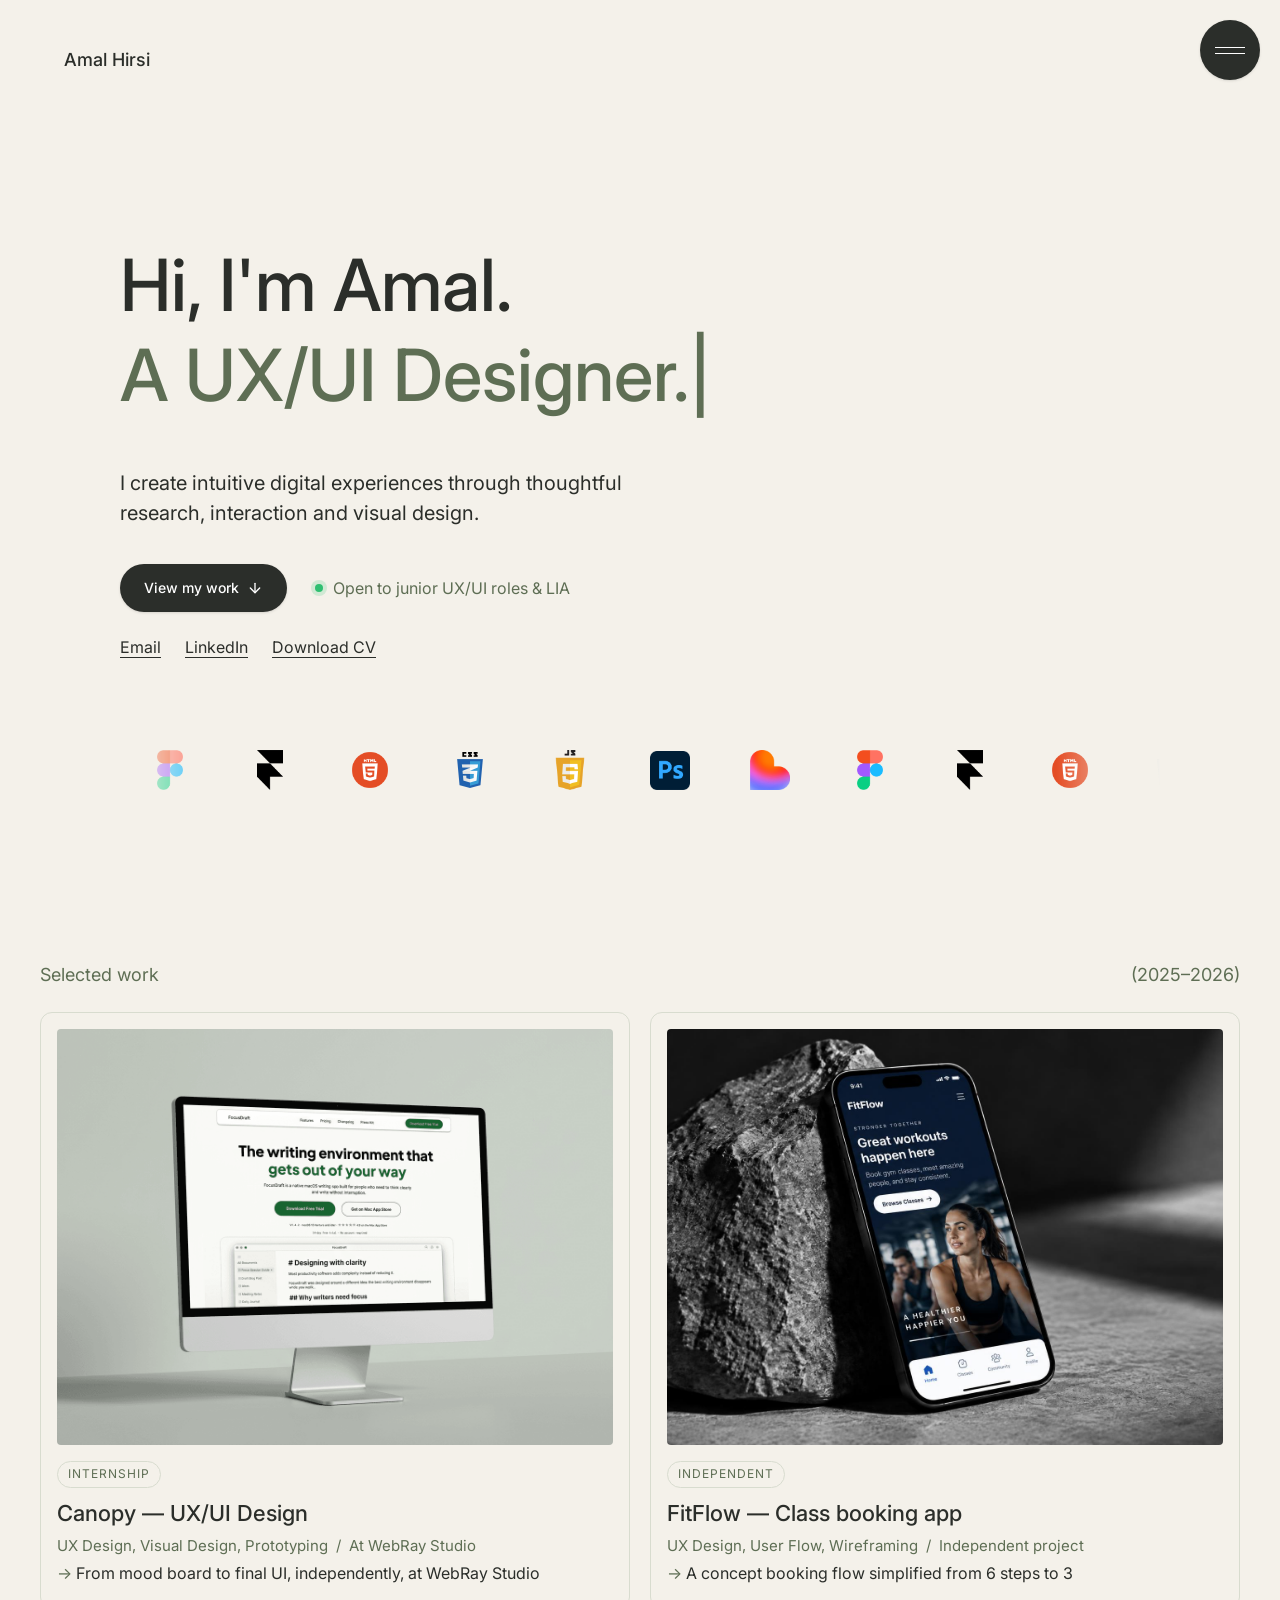
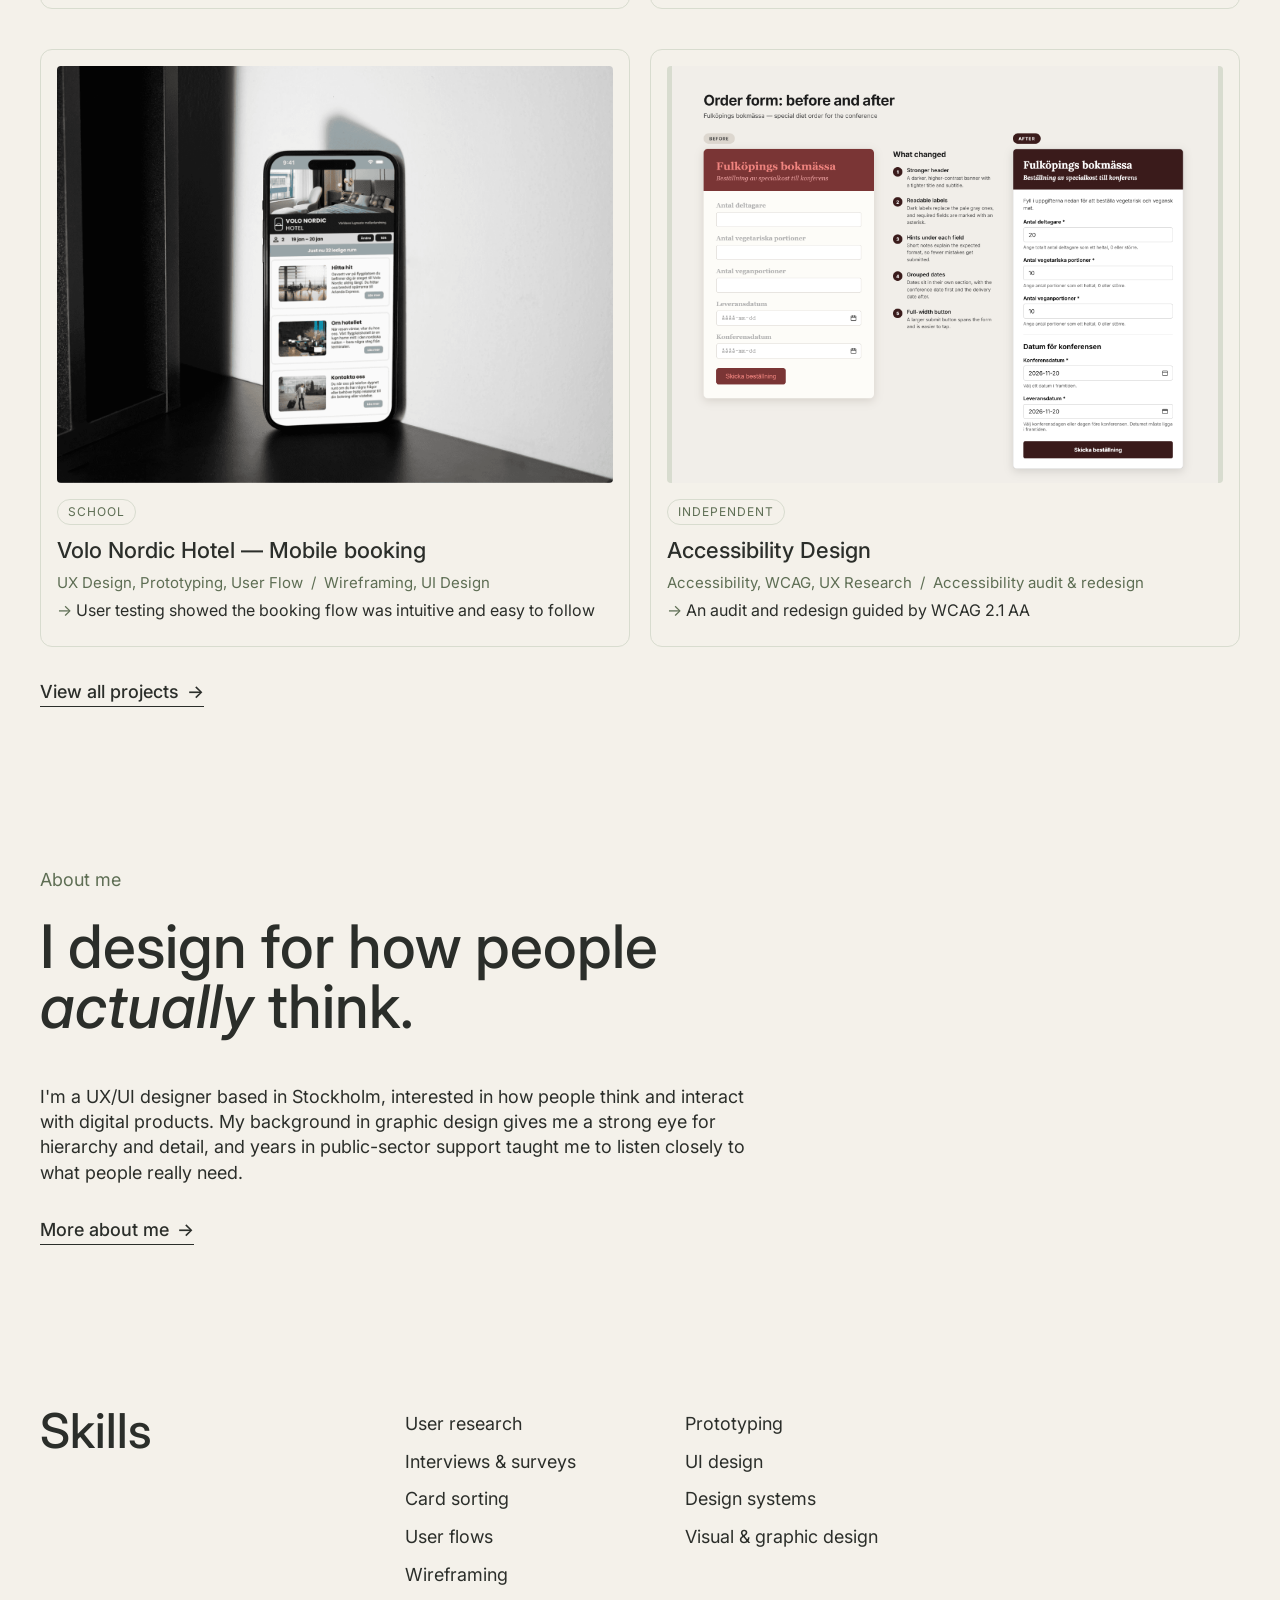
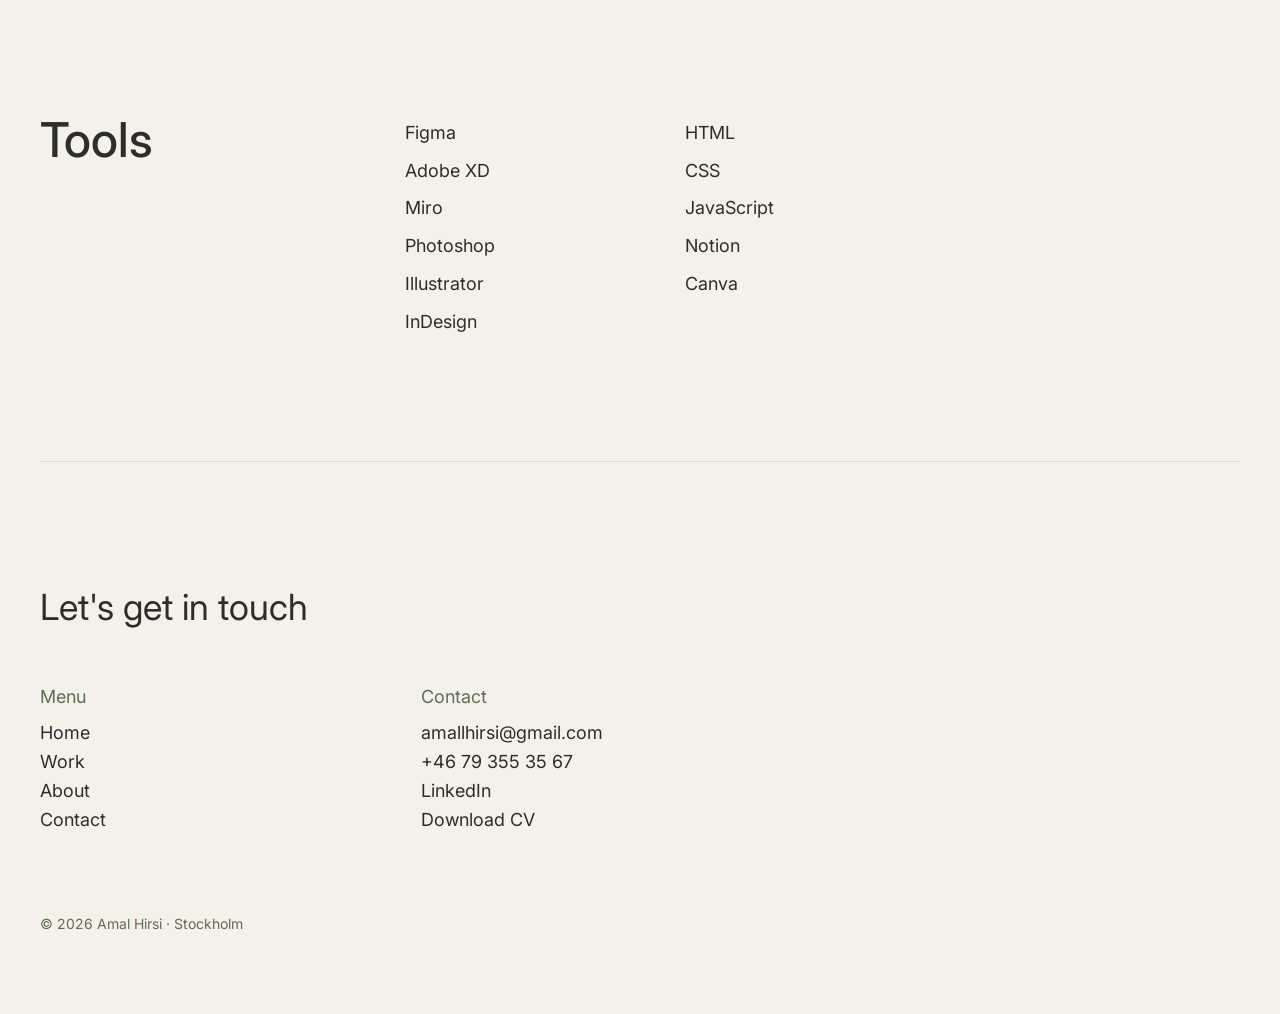
<file: index.html>
<!DOCTYPE html><html lang="en" data-tsd-source="/src/routes/__root.tsx:104:5"><head data-tsd-source="/src/routes/__root.tsx:105:7"><meta charset="utf-8"><meta name="viewport" content="width=device-width, initial-scale=1"><title>Amal Hirsi — UX/UI Designer in Stockholm</title><meta name="author" content="Amal Hirsi"><meta name="description" content="Portfolio of Amal Hirsi, a Stockholm-based UX/UI designer creating intuitive and thoughtful digital experiences."><meta property="og:title" content="Amal Hirsi — UX/UI Designer in Stockholm"><meta property="og:description" content="Selected UX/UI work by Amal Hirsi: case studies, research and accessible design."><meta property="og:type" content="website"><meta name="twitter:card" content="summary_large_image"><link rel="icon" href="assets/35a63c-favicon.ico" type="image/x-icon"><link rel="preconnect" href="https://fonts.googleapis.com"><link rel="stylesheet" href="https://fonts.googleapis.com/css2?family=Inter:wght@400;500;600;700&display=swap"><link rel="stylesheet" href="styles.css"></head><body data-tsd-source="/src/routes/__root.tsx:108:7"><a class="skip-link" href="#main" data-tsd-source="/src/routes/__root.tsx:138:2">Skip to content</a><header class="site-header" data-tsd-source="/src/routes/__root.tsx:138:59"><a class="brand active" data-tsd-source="/src/routes/__root.tsx:138:91" href="index.html" data-status="active" aria-current="page">Amal Hirsi</a></header><button class="inline-flex items-center justify-center gap-2 whitespace-nowrap text-sm font-medium cursor-pointer transition-colors focus-visible:outline-none focus-visible:ring-1 focus-visible:ring-ring disabled:pointer-events-none disabled:opacity-50 disabled:cursor-not-allowed [&amp;_svg]:pointer-events-none [&amp;_svg]:size-4 [&amp;_svg]:shrink-0 bg-primary text-primary-foreground shadow hover:bg-primary/90 px-4 py-2 menu-toggle rounded-full size-[60px]" aria-label="Open menu" aria-expanded="false" aria-controls="menu" data-tsd-source="/src/routes/__root.tsx:139:2"><span data-tsd-source="/src/routes/__root.tsx:139:189"></span><span data-tsd-source="/src/routes/__root.tsx:139:197"></span></button><div class="menu-overlay" aria-hidden="true" data-tsd-source="/src/routes/__root.tsx:140:2"></div><aside class="menu" id="menu" aria-hidden="true" inert="" aria-label="Site menu" data-tsd-source="/src/routes/__root.tsx:141:2"><nav aria-label="Main" data-tsd-source="/src/routes/__root.tsx:141:107"><a data-tsd-source="/src/routes/__root.tsx:141:159" class="active" href="index.html" data-status="active" aria-current="page">Home</a><a data-tsd-source="/src/routes/__root.tsx:141:183" href="work.html">Work</a><a data-tsd-source="/src/routes/__root.tsx:141:211" href="about.html">About</a><a href="mailto:amallhirsi@gmail.com" data-tsd-source="/src/routes/__root.tsx:141:241">Contact</a></nav><div class="menu-contact" data-tsd-source="/src/routes/__root.tsx:141:294"><p data-tsd-source="/src/routes/__root.tsx:141:324">Contact</p><a href="mailto:amallhirsi@gmail.com" data-tsd-source="/src/routes/__root.tsx:141:338">amallhirsi@gmail.com</a><a href="tel:+46793553567" data-tsd-source="/src/routes/__root.tsx:141:393">+46 79 355 35 67</a><a href="https://www.linkedin.com/in/amal-hirsi-2b50b239a/" target="_blank" rel="noopener noreferrer" data-tsd-source="/src/routes/__root.tsx:141:440">LinkedIn</a><a href="assets/9d40c1-Amal-Hirsi-CV.pdf" target="_blank" rel="noopener noreferrer" data-tsd-source="/src/routes/__root.tsx:141:521">Download CV</a></div></aside><main id="main" data-tsd-source="/src/routes/__root.tsx:142:2"><!--$--><section class="hero" aria-labelledby="hero-title" data-tsd-source="/src/routes/index.tsx:34:7"><h1 id="hero-title" data-tsd-source="/src/routes/index.tsx:34:62">Hi, I'm Amal.<br data-tsd-source="/src/routes/index.tsx:34:95"><span class="designer-title" data-tsd-source="/src/components/designer-title.tsx:22:10"><span class="sr-only" data-tsd-source="/src/components/designer-title.tsx:22:43">A UX/UI Designer.</span><span aria-hidden="true" data-tsd-source="/src/components/designer-title.tsx:22:83">A UX/UI Designer.<span class="title-caret" data-tsd-source="/src/components/designer-title.tsx:22:114">|</span></span></span></h1><p class="lede" data-tsd-source="/src/routes/index.tsx:34:123">I create intuitive digital experiences through thoughtful research, interaction and visual design.</p><div class="hero-actions" data-tsd-source="/src/routes/index.tsx:34:245"><a href="#work" data-tsd-source="/src/routes/index.tsx:34:330" class="inline-flex items-center justify-center gap-2 whitespace-nowrap text-sm font-medium cursor-pointer transition-colors focus-visible:outline-none focus-visible:ring-1 focus-visible:ring-ring disabled:pointer-events-none disabled:opacity-50 disabled:cursor-not-allowed [&amp;_svg]:pointer-events-none [&amp;_svg]:size-4 [&amp;_svg]:shrink-0 bg-primary text-primary-foreground shadow hover:bg-primary/90 py-2 btn rounded-full h-12 px-6">View my work<svg xmlns="http://www.w3.org/2000/svg" width="24" height="24" viewBox="0 0 24 24" fill="none" stroke="currentColor" stroke-width="2" stroke-linecap="round" stroke-linejoin="round" class="lucide lucide-arrow-down" aria-hidden="true" data-tsd-source="/src/routes/index.tsx:34:358"><path d="M12 5v14"></path><path d="m19 12-7 7-7-7"></path></svg></a><span class="status" data-tsd-source="/src/routes/index.tsx:34:384">Open to junior UX/UI roles &amp; LIA</span></div><p class="hero-contact" data-tsd-source="/src/routes/index.tsx:34:458"><a href="mailto:amallhirsi@gmail.com" data-tsd-source="/src/routes/index.tsx:34:486">Email</a><a href="https://www.linkedin.com/in/amal-hirsi-2b50b239a/" target="_blank" rel="noopener noreferrer" data-tsd-source="/src/routes/index.tsx:34:531">LinkedIn</a><a href="assets/9d40c1-Amal-Hirsi-CV.pdf" target="_blank" rel="noopener noreferrer" data-tsd-source="/src/routes/index.tsx:34:612">Download CV</a></p></section><section class="marquee" aria-label="Tools I work with" data-tsd-source="/src/routes/index.tsx:35:7"><ul class="marquee-track" data-tsd-source="/src/routes/index.tsx:35:67"><li data-tsd-source="/src/routes/index.tsx:35:166"><img src="assets/566e36-logo-d.png" alt="Figma" data-tsd-source="/src/routes/index.tsx:35:233"></li><li data-tsd-source="/src/routes/index.tsx:35:166"><img src="assets/b5686e-logo-c.png" alt="Framer" data-tsd-source="/src/routes/index.tsx:35:233"></li><li data-tsd-source="/src/routes/index.tsx:35:166"><img src="assets/68af03-logo-e.png" alt="HTML" data-tsd-source="/src/routes/index.tsx:35:233"></li><li data-tsd-source="/src/routes/index.tsx:35:166"><img src="assets/ded4e7-logo-b.png" alt="CSS" data-tsd-source="/src/routes/index.tsx:35:233"></li><li data-tsd-source="/src/routes/index.tsx:35:166"><img src="assets/9d4420-logo-f.png" alt="JavaScript" data-tsd-source="/src/routes/index.tsx:35:233"></li><li data-tsd-source="/src/routes/index.tsx:35:166"><img src="assets/6d30cd-logo-a.png" alt="Photoshop" data-tsd-source="/src/routes/index.tsx:35:233"></li><li data-tsd-source="/src/routes/index.tsx:35:166"><img src="assets/f3c632-logo-g.png" alt="Lovable" data-tsd-source="/src/routes/index.tsx:35:233"></li><li aria-hidden="true" data-tsd-source="/src/routes/index.tsx:35:166"><img src="assets/566e36-logo-d.png" alt="" data-tsd-source="/src/routes/index.tsx:35:233"></li><li aria-hidden="true" data-tsd-source="/src/routes/index.tsx:35:166"><img src="assets/b5686e-logo-c.png" alt="" data-tsd-source="/src/routes/index.tsx:35:233"></li><li aria-hidden="true" data-tsd-source="/src/routes/index.tsx:35:166"><img src="assets/68af03-logo-e.png" alt="" data-tsd-source="/src/routes/index.tsx:35:233"></li><li aria-hidden="true" data-tsd-source="/src/routes/index.tsx:35:166"><img src="assets/ded4e7-logo-b.png" alt="" data-tsd-source="/src/routes/index.tsx:35:233"></li><li aria-hidden="true" data-tsd-source="/src/routes/index.tsx:35:166"><img src="assets/9d4420-logo-f.png" alt="" data-tsd-source="/src/routes/index.tsx:35:233"></li><li aria-hidden="true" data-tsd-source="/src/routes/index.tsx:35:166"><img src="assets/6d30cd-logo-a.png" alt="" data-tsd-source="/src/routes/index.tsx:35:233"></li><li aria-hidden="true" data-tsd-source="/src/routes/index.tsx:35:166"><img src="assets/f3c632-logo-g.png" alt="" data-tsd-source="/src/routes/index.tsx:35:233"></li><li aria-hidden="true" data-tsd-source="/src/routes/index.tsx:35:166"><img src="assets/566e36-logo-d.png" alt="" data-tsd-source="/src/routes/index.tsx:35:233"></li><li aria-hidden="true" data-tsd-source="/src/routes/index.tsx:35:166"><img src="assets/b5686e-logo-c.png" alt="" data-tsd-source="/src/routes/index.tsx:35:233"></li><li aria-hidden="true" data-tsd-source="/src/routes/index.tsx:35:166"><img src="assets/68af03-logo-e.png" alt="" data-tsd-source="/src/routes/index.tsx:35:233"></li><li aria-hidden="true" data-tsd-source="/src/routes/index.tsx:35:166"><img src="assets/ded4e7-logo-b.png" alt="" data-tsd-source="/src/routes/index.tsx:35:233"></li><li aria-hidden="true" data-tsd-source="/src/routes/index.tsx:35:166"><img src="assets/9d4420-logo-f.png" alt="" data-tsd-source="/src/routes/index.tsx:35:233"></li><li aria-hidden="true" data-tsd-source="/src/routes/index.tsx:35:166"><img src="assets/6d30cd-logo-a.png" alt="" data-tsd-source="/src/routes/index.tsx:35:233"></li><li aria-hidden="true" data-tsd-source="/src/routes/index.tsx:35:166"><img src="assets/f3c632-logo-g.png" alt="" data-tsd-source="/src/routes/index.tsx:35:233"></li><li aria-hidden="true" data-tsd-source="/src/routes/index.tsx:35:166"><img src="assets/566e36-logo-d.png" alt="" data-tsd-source="/src/routes/index.tsx:35:233"></li><li aria-hidden="true" data-tsd-source="/src/routes/index.tsx:35:166"><img src="assets/b5686e-logo-c.png" alt="" data-tsd-source="/src/routes/index.tsx:35:233"></li><li aria-hidden="true" data-tsd-source="/src/routes/index.tsx:35:166"><img src="assets/68af03-logo-e.png" alt="" data-tsd-source="/src/routes/index.tsx:35:233"></li><li aria-hidden="true" data-tsd-source="/src/routes/index.tsx:35:166"><img src="assets/ded4e7-logo-b.png" alt="" data-tsd-source="/src/routes/index.tsx:35:233"></li><li aria-hidden="true" data-tsd-source="/src/routes/index.tsx:35:166"><img src="assets/9d4420-logo-f.png" alt="" data-tsd-source="/src/routes/index.tsx:35:233"></li><li aria-hidden="true" data-tsd-source="/src/routes/index.tsx:35:166"><img src="assets/6d30cd-logo-a.png" alt="" data-tsd-source="/src/routes/index.tsx:35:233"></li><li aria-hidden="true" data-tsd-source="/src/routes/index.tsx:35:166"><img src="assets/f3c632-logo-g.png" alt="" data-tsd-source="/src/routes/index.tsx:35:233"></li></ul></section><section id="work" class="work" data-tsd-source="/src/routes/index.tsx:36:7"><h2 class="section-label" data-tsd-source="/src/routes/index.tsx:36:43">Selected work<span data-tsd-source="/src/routes/index.tsx:36:86">(2025–2026)</span></h2><ul class="projects projects-home" data-tsd-source="/src/routes/index.tsx:36:115"><li data-tsd-source="/src/routes/index.tsx:36:183"><a class="project" data-tsd-source="/src/components/project-card.tsx:5:9" href="canopy.html"><div class="project-media" data-tsd-source="/src/components/project-card.tsx:4:20"><img src="assets/ab8006-canopy-cover.png" alt="Canopy website hero shown on an iMac with green call-to-action buttons." loading="lazy" data-tsd-source="/src/components/project-card.tsx:4:51"></div><p class="project-kind" data-tsd-source="/src/components/project-card.tsx:4:204">Internship</p><h3 class="project-title" data-tsd-source="/src/components/project-card.tsx:4:244">Canopy — UX/UI Design<span class="arrow" aria-hidden="true" data-tsd-source="/src/components/project-card.tsx:4:283">→</span></h3><p class="project-tags" data-tsd-source="/src/components/project-card.tsx:4:339">UX Design, Visual Design, Prototyping<span class="sep" data-tsd-source="/src/components/project-card.tsx:4:375">/</span>At WebRay Studio</p><p class="project-result" data-tsd-source="/src/components/project-card.tsx:4:420">From mood board to final UI, independently, at WebRay Studio</p></a></li><li data-tsd-source="/src/routes/index.tsx:36:183"><a class="project" data-tsd-source="/src/components/project-card.tsx:5:9" href="fitflow-class-booking.html"><div class="project-media" data-tsd-source="/src/components/project-card.tsx:4:20"><img src="assets/a4de70-fitflow-phone-cover.jpg" alt="Smartphone leaning on a rock showing the FitFlow home screen with a Browse Classes button and gym photography." loading="lazy" data-tsd-source="/src/components/project-card.tsx:4:51"></div><p class="project-kind" data-tsd-source="/src/components/project-card.tsx:4:204">Independent</p><h3 class="project-title" data-tsd-source="/src/components/project-card.tsx:4:244">FitFlow — Class booking app<span class="arrow" aria-hidden="true" data-tsd-source="/src/components/project-card.tsx:4:283">→</span></h3><p class="project-tags" data-tsd-source="/src/components/project-card.tsx:4:339">UX Design, User Flow, Wireframing<span class="sep" data-tsd-source="/src/components/project-card.tsx:4:375">/</span>Independent project</p><p class="project-result" data-tsd-source="/src/components/project-card.tsx:4:420">A concept booking flow simplified from 6 steps to 3</p></a></li><li data-tsd-source="/src/routes/index.tsx:36:183"><a class="project" data-tsd-source="/src/components/project-card.tsx:5:9" href="volo.html"><div class="project-media" data-tsd-source="/src/components/project-card.tsx:4:20"><img src="assets/7ff0a0-volo-cover.png" alt="Volo Nordic Hotel mobile booking screens." loading="lazy" data-tsd-source="/src/components/project-card.tsx:4:51"></div><p class="project-kind" data-tsd-source="/src/components/project-card.tsx:4:204">School</p><h3 class="project-title" data-tsd-source="/src/components/project-card.tsx:4:244">Volo Nordic Hotel — Mobile booking<span class="arrow" aria-hidden="true" data-tsd-source="/src/components/project-card.tsx:4:283">→</span></h3><p class="project-tags" data-tsd-source="/src/components/project-card.tsx:4:339">UX Design, Prototyping, User Flow<span class="sep" data-tsd-source="/src/components/project-card.tsx:4:375">/</span>Wireframing, UI Design</p><p class="project-result" data-tsd-source="/src/components/project-card.tsx:4:420">User testing showed the booking flow was intuitive and easy to follow</p></a></li><li data-tsd-source="/src/routes/index.tsx:36:183"><a class="project" data-tsd-source="/src/components/project-card.tsx:5:9" href="accessibility-design.html"><div class="project-media" data-tsd-source="/src/components/project-card.tsx:4:20"><img src="assets/a43ced-accessibility-order-form.png" alt="Before and after of an order form: the redesign has higher contrast, clear labels, required markers and helper text." loading="lazy" class="contained" data-tsd-source="/src/components/project-card.tsx:4:51"></div><p class="project-kind" data-tsd-source="/src/components/project-card.tsx:4:204">Independent</p><h3 class="project-title" data-tsd-source="/src/components/project-card.tsx:4:244">Accessibility Design<span class="arrow" aria-hidden="true" data-tsd-source="/src/components/project-card.tsx:4:283">→</span></h3><p class="project-tags" data-tsd-source="/src/components/project-card.tsx:4:339">Accessibility, WCAG, UX Research<span class="sep" data-tsd-source="/src/components/project-card.tsx:4:375">/</span>Accessibility audit &amp; redesign</p><p class="project-result" data-tsd-source="/src/components/project-card.tsx:4:420">An audit and redesign guided by WCAG 2.1 AA</p></a></li></ul><a class="text-link" data-tsd-source="/src/routes/index.tsx:36:249" href="work.html">View all projects <span aria-hidden="true" data-tsd-source="/src/routes/index.tsx:36:306">→</span></a></section><section class="about-teaser" data-tsd-source="/src/routes/index.tsx:37:7"><p class="section-label" data-tsd-source="/src/routes/index.tsx:37:41">About me</p><h2 data-tsd-source="/src/routes/index.tsx:37:82">I design for how people <em data-tsd-source="/src/routes/index.tsx:37:110">actually</em> think.</h2><div class="prose" data-tsd-source="/src/routes/index.tsx:37:139"><p data-tsd-source="/src/routes/index.tsx:37:162">I'm a UX/UI designer based in Stockholm, interested in how people think and interact with digital products. My background in graphic design gives me a strong eye for hierarchy and detail, and years in public-sector support taught me to listen closely to what people really need.</p></div><a class="text-link" data-tsd-source="/src/routes/index.tsx:37:190" href="about.html">More about me <span aria-hidden="true" data-tsd-source="/src/routes/index.tsx:37:244">→</span></a></section><section class="info" aria-label="Skills and tools" data-tsd-source="/src/routes/index.tsx:38:7"><div class="info-row" data-tsd-source="/src/routes/index.tsx:38:63"><h2 data-tsd-source="/src/routes/index.tsx:38:89">Skills</h2><ul class="two-col" data-tsd-source="/src/routes/index.tsx:38:104"><li data-tsd-source="/src/routes/index.tsx:38:151">User research</li><li data-tsd-source="/src/routes/index.tsx:38:151">Interviews &amp; surveys</li><li data-tsd-source="/src/routes/index.tsx:38:151">Card sorting</li><li data-tsd-source="/src/routes/index.tsx:38:151">User flows</li><li data-tsd-source="/src/routes/index.tsx:38:151">Wireframing</li><li data-tsd-source="/src/routes/index.tsx:38:151">Prototyping</li><li data-tsd-source="/src/routes/index.tsx:38:151">UI design</li><li data-tsd-source="/src/routes/index.tsx:38:151">Design systems</li><li data-tsd-source="/src/routes/index.tsx:38:151">Visual &amp; graphic design</li></ul></div><div class="info-row" data-tsd-source="/src/routes/index.tsx:38:184"><h2 data-tsd-source="/src/routes/index.tsx:38:210">Tools</h2><ul class="two-col" data-tsd-source="/src/routes/index.tsx:38:224"><li data-tsd-source="/src/routes/index.tsx:38:270">Figma</li><li data-tsd-source="/src/routes/index.tsx:38:270">Adobe XD</li><li data-tsd-source="/src/routes/index.tsx:38:270">Miro</li><li data-tsd-source="/src/routes/index.tsx:38:270">Photoshop</li><li data-tsd-source="/src/routes/index.tsx:38:270">Illustrator</li><li data-tsd-source="/src/routes/index.tsx:38:270">InDesign</li><li data-tsd-source="/src/routes/index.tsx:38:270">HTML</li><li data-tsd-source="/src/routes/index.tsx:38:270">CSS</li><li data-tsd-source="/src/routes/index.tsx:38:270">JavaScript</li><li data-tsd-source="/src/routes/index.tsx:38:270">Notion</li><li data-tsd-source="/src/routes/index.tsx:38:270">Canva</li></ul></div></section><!--/$--></main><footer class="site-footer" id="contact" data-tsd-source="/src/routes/__root.tsx:143:2"><hr data-tsd-source="/src/routes/__root.tsx:143:47"><h2 data-tsd-source="/src/routes/__root.tsx:143:53">Let's get in touch</h2><div class="footer-cols" data-tsd-source="/src/routes/__root.tsx:143:80"><div data-tsd-source="/src/routes/__root.tsx:143:109"><p data-tsd-source="/src/routes/__root.tsx:143:114">Menu</p><a data-tsd-source="/src/routes/__root.tsx:143:125" class="active" href="index.html" data-status="active" aria-current="page">Home</a><a data-tsd-source="/src/routes/__root.tsx:143:149" href="work.html">Work</a><a data-tsd-source="/src/routes/__root.tsx:143:177" href="about.html">About</a><a href="mailto:amallhirsi@gmail.com" data-tsd-source="/src/routes/__root.tsx:143:207">Contact</a></div><div data-tsd-source="/src/routes/__root.tsx:143:260"><p data-tsd-source="/src/routes/__root.tsx:143:265">Contact</p><a href="mailto:amallhirsi@gmail.com" data-tsd-source="/src/routes/__root.tsx:143:279">amallhirsi@gmail.com</a><a href="tel:+46793553567" data-tsd-source="/src/routes/__root.tsx:143:334">+46 79 355 35 67</a><a href="https://www.linkedin.com/in/amal-hirsi-2b50b239a/" target="_blank" rel="noopener noreferrer" data-tsd-source="/src/routes/__root.tsx:143:381">LinkedIn</a><a href="assets/9d40c1-Amal-Hirsi-CV.pdf" target="_blank" rel="noopener noreferrer" data-tsd-source="/src/routes/__root.tsx:143:462">Download CV</a></div></div><p class="footer-bottom" data-tsd-source="/src/routes/__root.tsx:143:552">© 2026 Amal Hirsi · Stockholm</p></footer><script>document.addEventListener('DOMContentLoaded',function(){var t=document.querySelector('.menu-toggle'),m=document.getElementById('menu'),o=document.querySelector('.menu-overlay');if(!t||!m)return;function s(v){document.body.classList.toggle('menu-open',v);t.setAttribute('aria-expanded',v);t.setAttribute('aria-label',v?'Close menu':'Open menu');m.setAttribute('aria-hidden',!v);if(v)m.removeAttribute('inert');else m.setAttribute('inert','');}t.addEventListener('click',function(){s(!document.body.classList.contains('menu-open'))});o&&o.addEventListener('click',function(){s(false)});document.addEventListener('keydown',function(e){if(e.key==='Escape')s(false)});});</script><script>(function(){var el=document.querySelector('.designer-title [aria-hidden="true"]');if(!el||matchMedia('(prefers-reduced-motion: reduce)').matches)return;var t="A UX/UI Designer.",n=t.length,rm=true,c='<span class="title-caret">|</span>';function tick(){n+=rm?-1:1;el.innerHTML=t.slice(0,n)+c;var d=rm?65:110;if(n===0){rm=false;d=450}if(n===t.length){rm=true;d=2300}setTimeout(tick,d)}setTimeout(tick,2300)})();</script></body></html>
</file>
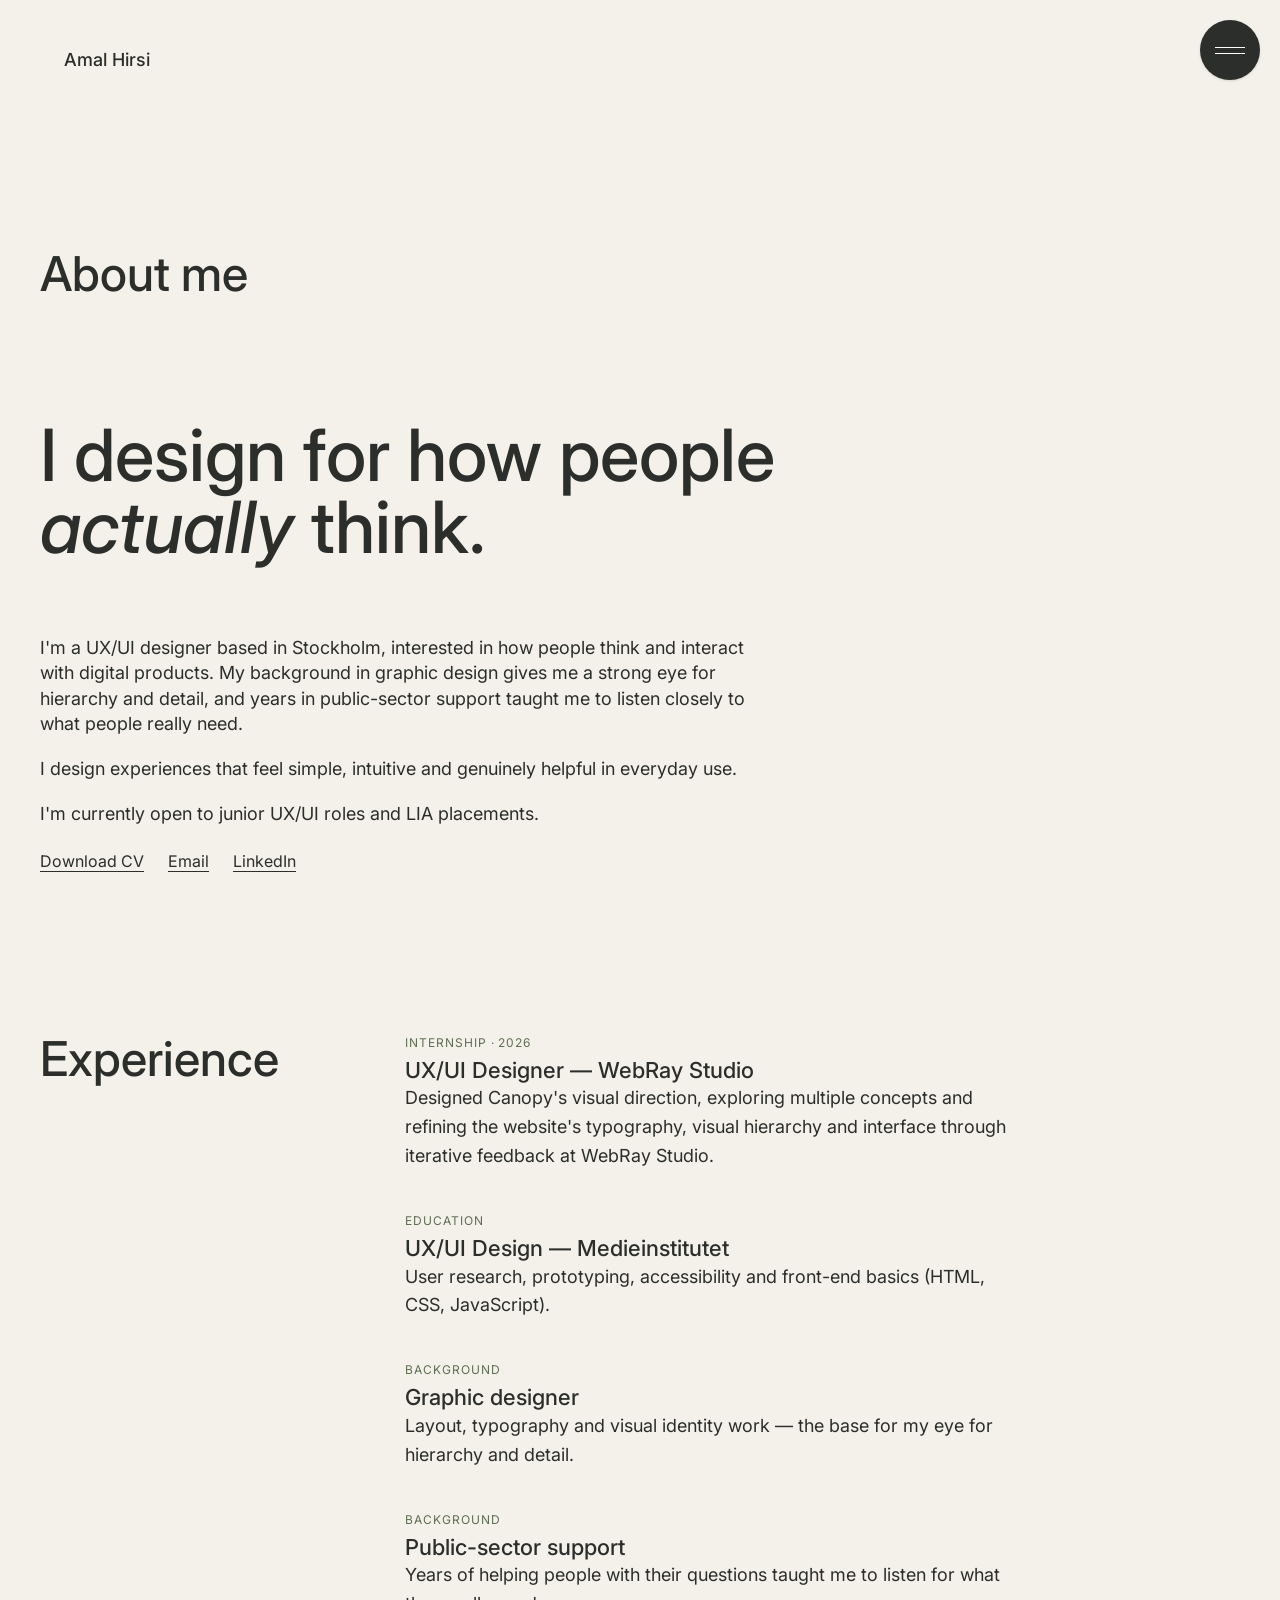
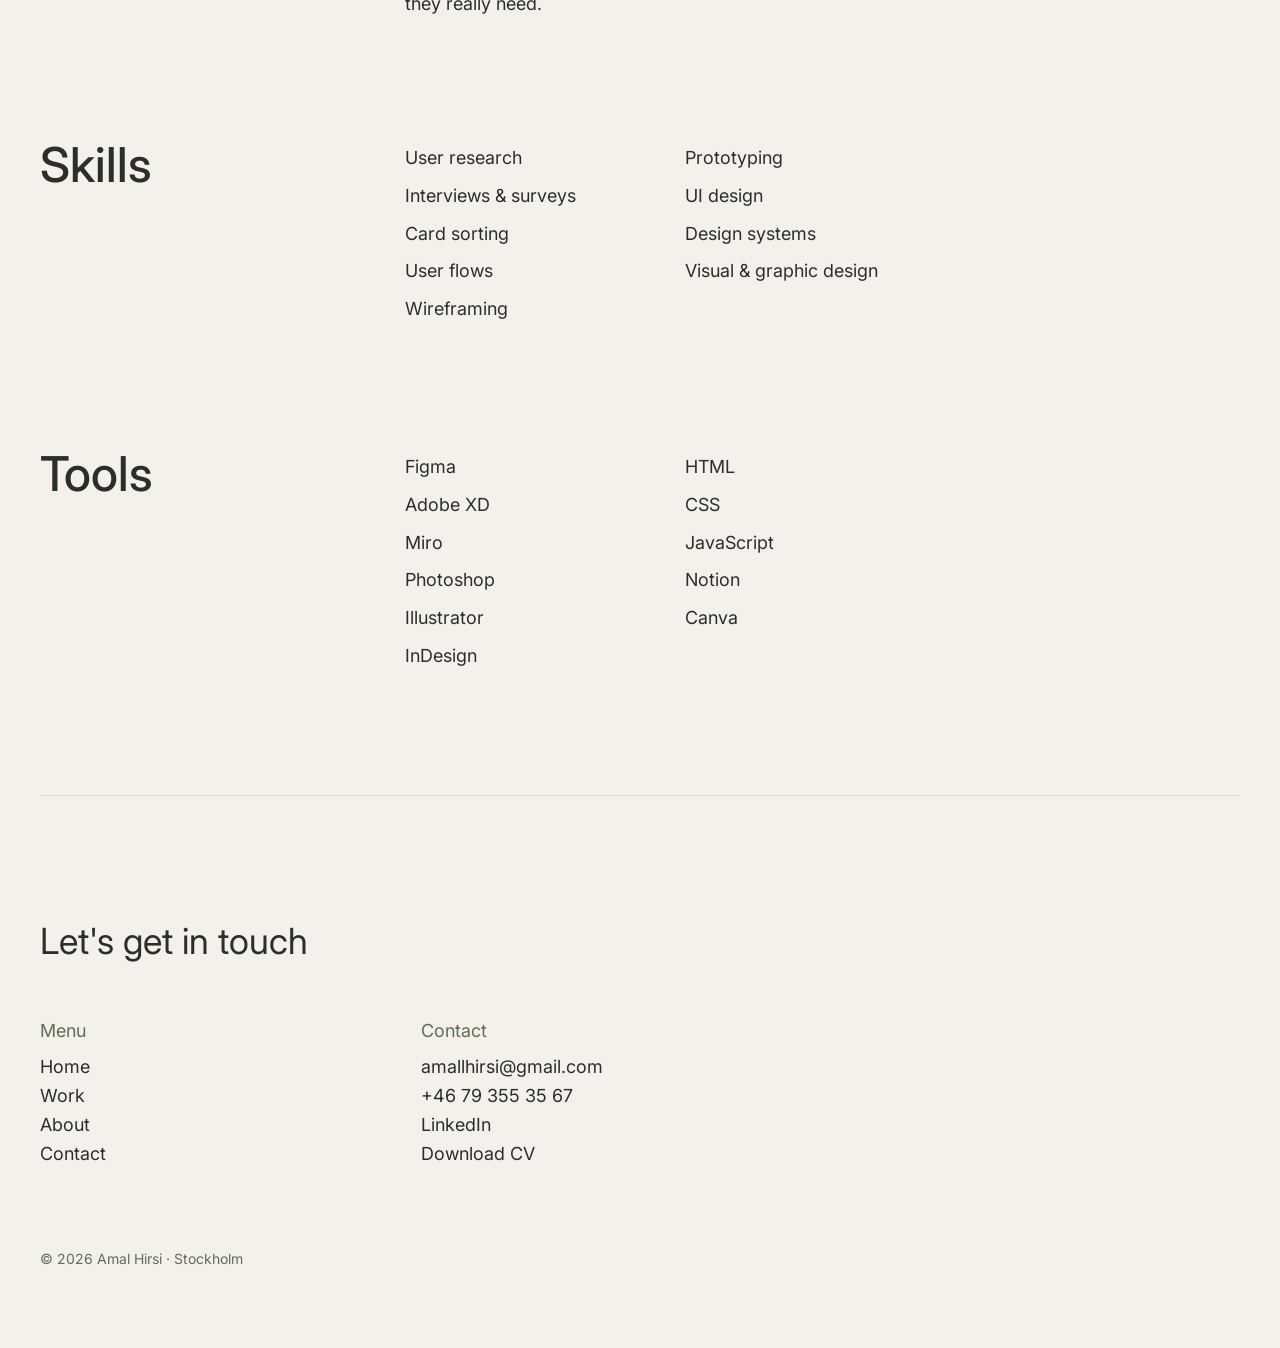
<file: about.html>
<!DOCTYPE html><html lang="en" data-tsd-source="/src/routes/__root.tsx:104:5"><head data-tsd-source="/src/routes/__root.tsx:105:7"><meta charset="utf-8"><meta name="viewport" content="width=device-width, initial-scale=1"><title>About — Amal Hirsi | Stockholm UX/UI Designer</title><meta name="author" content="Amal Hirsi"><meta name="description" content="Meet Amal Hirsi, a Stockholm-based UX/UI designer with a background in graphic design and public-sector support."><meta property="og:title" content="About — Amal Hirsi | Stockholm UX/UI Designer"><meta property="og:description" content="Thoughtful, intuitive design informed by listening to what people really need."><meta property="og:type" content="website"><meta name="twitter:card" content="summary_large_image"><link rel="icon" href="assets/35a63c-favicon.ico" type="image/x-icon"><link rel="preconnect" href="https://fonts.googleapis.com"><link rel="stylesheet" href="https://fonts.googleapis.com/css2?family=Inter:wght@400;500;600;700&display=swap"><link rel="stylesheet" href="styles.css"></head><body data-tsd-source="/src/routes/__root.tsx:108:7"><a class="skip-link" href="#main" data-tsd-source="/src/routes/__root.tsx:138:2">Skip to content</a><header class="site-header" data-tsd-source="/src/routes/__root.tsx:138:59"><a class="brand" data-tsd-source="/src/routes/__root.tsx:138:91" href="index.html">Amal Hirsi</a></header><button class="inline-flex items-center justify-center gap-2 whitespace-nowrap text-sm font-medium cursor-pointer transition-colors focus-visible:outline-none focus-visible:ring-1 focus-visible:ring-ring disabled:pointer-events-none disabled:opacity-50 disabled:cursor-not-allowed [&amp;_svg]:pointer-events-none [&amp;_svg]:size-4 [&amp;_svg]:shrink-0 bg-primary text-primary-foreground shadow hover:bg-primary/90 px-4 py-2 menu-toggle rounded-full size-[60px]" aria-label="Open menu" aria-expanded="false" aria-controls="menu" data-tsd-source="/src/routes/__root.tsx:139:2"><span data-tsd-source="/src/routes/__root.tsx:139:189"></span><span data-tsd-source="/src/routes/__root.tsx:139:197"></span></button><div class="menu-overlay" aria-hidden="true" data-tsd-source="/src/routes/__root.tsx:140:2"></div><aside class="menu" id="menu" aria-hidden="true" inert="" aria-label="Site menu" data-tsd-source="/src/routes/__root.tsx:141:2"><nav aria-label="Main" data-tsd-source="/src/routes/__root.tsx:141:107"><a data-tsd-source="/src/routes/__root.tsx:141:159" href="index.html">Home</a><a data-tsd-source="/src/routes/__root.tsx:141:183" href="work.html">Work</a><a data-tsd-source="/src/routes/__root.tsx:141:211" class="active" href="about.html" data-status="active" aria-current="page">About</a><a href="mailto:amallhirsi@gmail.com" data-tsd-source="/src/routes/__root.tsx:141:241">Contact</a></nav><div class="menu-contact" data-tsd-source="/src/routes/__root.tsx:141:294"><p data-tsd-source="/src/routes/__root.tsx:141:324">Contact</p><a href="mailto:amallhirsi@gmail.com" data-tsd-source="/src/routes/__root.tsx:141:338">amallhirsi@gmail.com</a><a href="tel:+46793553567" data-tsd-source="/src/routes/__root.tsx:141:393">+46 79 355 35 67</a><a href="https://www.linkedin.com/in/amal-hirsi-2b50b239a/" target="_blank" rel="noopener noreferrer" data-tsd-source="/src/routes/__root.tsx:141:440">LinkedIn</a><a href="assets/9d40c1-Amal-Hirsi-CV.pdf" target="_blank" rel="noopener noreferrer" data-tsd-source="/src/routes/__root.tsx:141:521">Download CV</a></div></aside><main id="main" data-tsd-source="/src/routes/__root.tsx:142:2"><!--$--><section class="about-intro" data-tsd-source="/src/routes/about.tsx:16:12"><p class="kicker" data-tsd-source="/src/routes/about.tsx:16:45">About me</p><h1 data-tsd-source="/src/routes/about.tsx:16:79">I design for how people <em data-tsd-source="/src/routes/about.tsx:16:107">actually</em> think.</h1><div class="prose" data-tsd-source="/src/routes/about.tsx:16:136"><p data-tsd-source="/src/routes/about.tsx:16:159">I'm a UX/UI designer based in Stockholm, interested in how people think and interact with digital products. My background in graphic design gives me a strong eye for hierarchy and detail, and years in public-sector support taught me to listen closely to what people really need.</p><p data-tsd-source="/src/routes/about.tsx:16:181">I design experiences that feel simple, intuitive and genuinely helpful in everyday use.</p><p data-tsd-source="/src/routes/about.tsx:16:275">I'm currently open to junior UX/UI roles and LIA placements.</p><div class="hero-contact" data-tsd-source="/src/routes/about.tsx:16:342"><a href="assets/9d40c1-Amal-Hirsi-CV.pdf" target="_blank" rel="noopener noreferrer" data-tsd-source="/src/routes/about.tsx:16:372">Download CV</a><a href="mailto:amallhirsi@gmail.com" data-tsd-source="/src/routes/about.tsx:16:450">Email</a><a href="https://www.linkedin.com/in/amal-hirsi-2b50b239a/" target="_blank" rel="noopener noreferrer" data-tsd-source="/src/routes/about.tsx:16:495">LinkedIn</a></div></div></section><section class="info" data-tsd-source="/src/routes/about.tsx:16:598"><div class="info-row" data-tsd-source="/src/routes/about.tsx:16:624"><h2 data-tsd-source="/src/routes/about.tsx:16:650">Experience</h2><ul class="experience" data-tsd-source="/src/routes/about.tsx:16:669"><li data-tsd-source="/src/routes/about.tsx:16:723"><p class="exp-meta" data-tsd-source="/src/routes/about.tsx:16:740">Internship · 2026</p><h3 data-tsd-source="/src/routes/about.tsx:16:778">UX/UI Designer — WebRay Studio</h3><p data-tsd-source="/src/routes/about.tsx:16:795">Designed Canopy's visual direction, exploring multiple concepts and refining the website's typography, visual hierarchy and interface through iterative feedback at WebRay Studio.</p></li><li data-tsd-source="/src/routes/about.tsx:16:723"><p class="exp-meta" data-tsd-source="/src/routes/about.tsx:16:740">Education</p><h3 data-tsd-source="/src/routes/about.tsx:16:778">UX/UI Design — Medieinstitutet</h3><p data-tsd-source="/src/routes/about.tsx:16:795">User research, prototyping, accessibility and front-end basics (HTML, CSS, JavaScript).</p></li><li data-tsd-source="/src/routes/about.tsx:16:723"><p class="exp-meta" data-tsd-source="/src/routes/about.tsx:16:740">Background</p><h3 data-tsd-source="/src/routes/about.tsx:16:778">Graphic designer</h3><p data-tsd-source="/src/routes/about.tsx:16:795">Layout, typography and visual identity work — the base for my eye for hierarchy and detail.</p></li><li data-tsd-source="/src/routes/about.tsx:16:723"><p class="exp-meta" data-tsd-source="/src/routes/about.tsx:16:740">Background</p><h3 data-tsd-source="/src/routes/about.tsx:16:778">Public-sector support</h3><p data-tsd-source="/src/routes/about.tsx:16:795">Years of helping people with their questions taught me to listen for what they really need.</p></li></ul></div><div class="info-row" data-tsd-source="/src/routes/about.tsx:16:828"><h2 data-tsd-source="/src/routes/about.tsx:16:854">Skills</h2><ul class="two-col" data-tsd-source="/src/routes/about.tsx:16:869"><li data-tsd-source="/src/routes/about.tsx:16:916">User research</li><li data-tsd-source="/src/routes/about.tsx:16:916">Interviews &amp; surveys</li><li data-tsd-source="/src/routes/about.tsx:16:916">Card sorting</li><li data-tsd-source="/src/routes/about.tsx:16:916">User flows</li><li data-tsd-source="/src/routes/about.tsx:16:916">Wireframing</li><li data-tsd-source="/src/routes/about.tsx:16:916">Prototyping</li><li data-tsd-source="/src/routes/about.tsx:16:916">UI design</li><li data-tsd-source="/src/routes/about.tsx:16:916">Design systems</li><li data-tsd-source="/src/routes/about.tsx:16:916">Visual &amp; graphic design</li></ul></div><div class="info-row" data-tsd-source="/src/routes/about.tsx:16:949"><h2 data-tsd-source="/src/routes/about.tsx:16:975">Tools</h2><ul class="two-col" data-tsd-source="/src/routes/about.tsx:16:989"><li data-tsd-source="/src/routes/about.tsx:16:1035">Figma</li><li data-tsd-source="/src/routes/about.tsx:16:1035">Adobe XD</li><li data-tsd-source="/src/routes/about.tsx:16:1035">Miro</li><li data-tsd-source="/src/routes/about.tsx:16:1035">Photoshop</li><li data-tsd-source="/src/routes/about.tsx:16:1035">Illustrator</li><li data-tsd-source="/src/routes/about.tsx:16:1035">InDesign</li><li data-tsd-source="/src/routes/about.tsx:16:1035">HTML</li><li data-tsd-source="/src/routes/about.tsx:16:1035">CSS</li><li data-tsd-source="/src/routes/about.tsx:16:1035">JavaScript</li><li data-tsd-source="/src/routes/about.tsx:16:1035">Notion</li><li data-tsd-source="/src/routes/about.tsx:16:1035">Canva</li></ul></div></section><!--/$--></main><footer class="site-footer" id="contact" data-tsd-source="/src/routes/__root.tsx:143:2"><hr data-tsd-source="/src/routes/__root.tsx:143:47"><h2 data-tsd-source="/src/routes/__root.tsx:143:53">Let's get in touch</h2><div class="footer-cols" data-tsd-source="/src/routes/__root.tsx:143:80"><div data-tsd-source="/src/routes/__root.tsx:143:109"><p data-tsd-source="/src/routes/__root.tsx:143:114">Menu</p><a data-tsd-source="/src/routes/__root.tsx:143:125" href="index.html">Home</a><a data-tsd-source="/src/routes/__root.tsx:143:149" href="work.html">Work</a><a data-tsd-source="/src/routes/__root.tsx:143:177" class="active" href="about.html" data-status="active" aria-current="page">About</a><a href="mailto:amallhirsi@gmail.com" data-tsd-source="/src/routes/__root.tsx:143:207">Contact</a></div><div data-tsd-source="/src/routes/__root.tsx:143:260"><p data-tsd-source="/src/routes/__root.tsx:143:265">Contact</p><a href="mailto:amallhirsi@gmail.com" data-tsd-source="/src/routes/__root.tsx:143:279">amallhirsi@gmail.com</a><a href="tel:+46793553567" data-tsd-source="/src/routes/__root.tsx:143:334">+46 79 355 35 67</a><a href="https://www.linkedin.com/in/amal-hirsi-2b50b239a/" target="_blank" rel="noopener noreferrer" data-tsd-source="/src/routes/__root.tsx:143:381">LinkedIn</a><a href="assets/9d40c1-Amal-Hirsi-CV.pdf" target="_blank" rel="noopener noreferrer" data-tsd-source="/src/routes/__root.tsx:143:462">Download CV</a></div></div><p class="footer-bottom" data-tsd-source="/src/routes/__root.tsx:143:552">© 2026 Amal Hirsi · Stockholm</p></footer><script>document.addEventListener('DOMContentLoaded',function(){var t=document.querySelector('.menu-toggle'),m=document.getElementById('menu'),o=document.querySelector('.menu-overlay');if(!t||!m)return;function s(v){document.body.classList.toggle('menu-open',v);t.setAttribute('aria-expanded',v);t.setAttribute('aria-label',v?'Close menu':'Open menu');m.setAttribute('aria-hidden',!v);if(v)m.removeAttribute('inert');else m.setAttribute('inert','');}t.addEventListener('click',function(){s(!document.body.classList.contains('menu-open'))});o&&o.addEventListener('click',function(){s(false)});document.addEventListener('keydown',function(e){if(e.key==='Escape')s(false)});});</script></body></html>
</file>
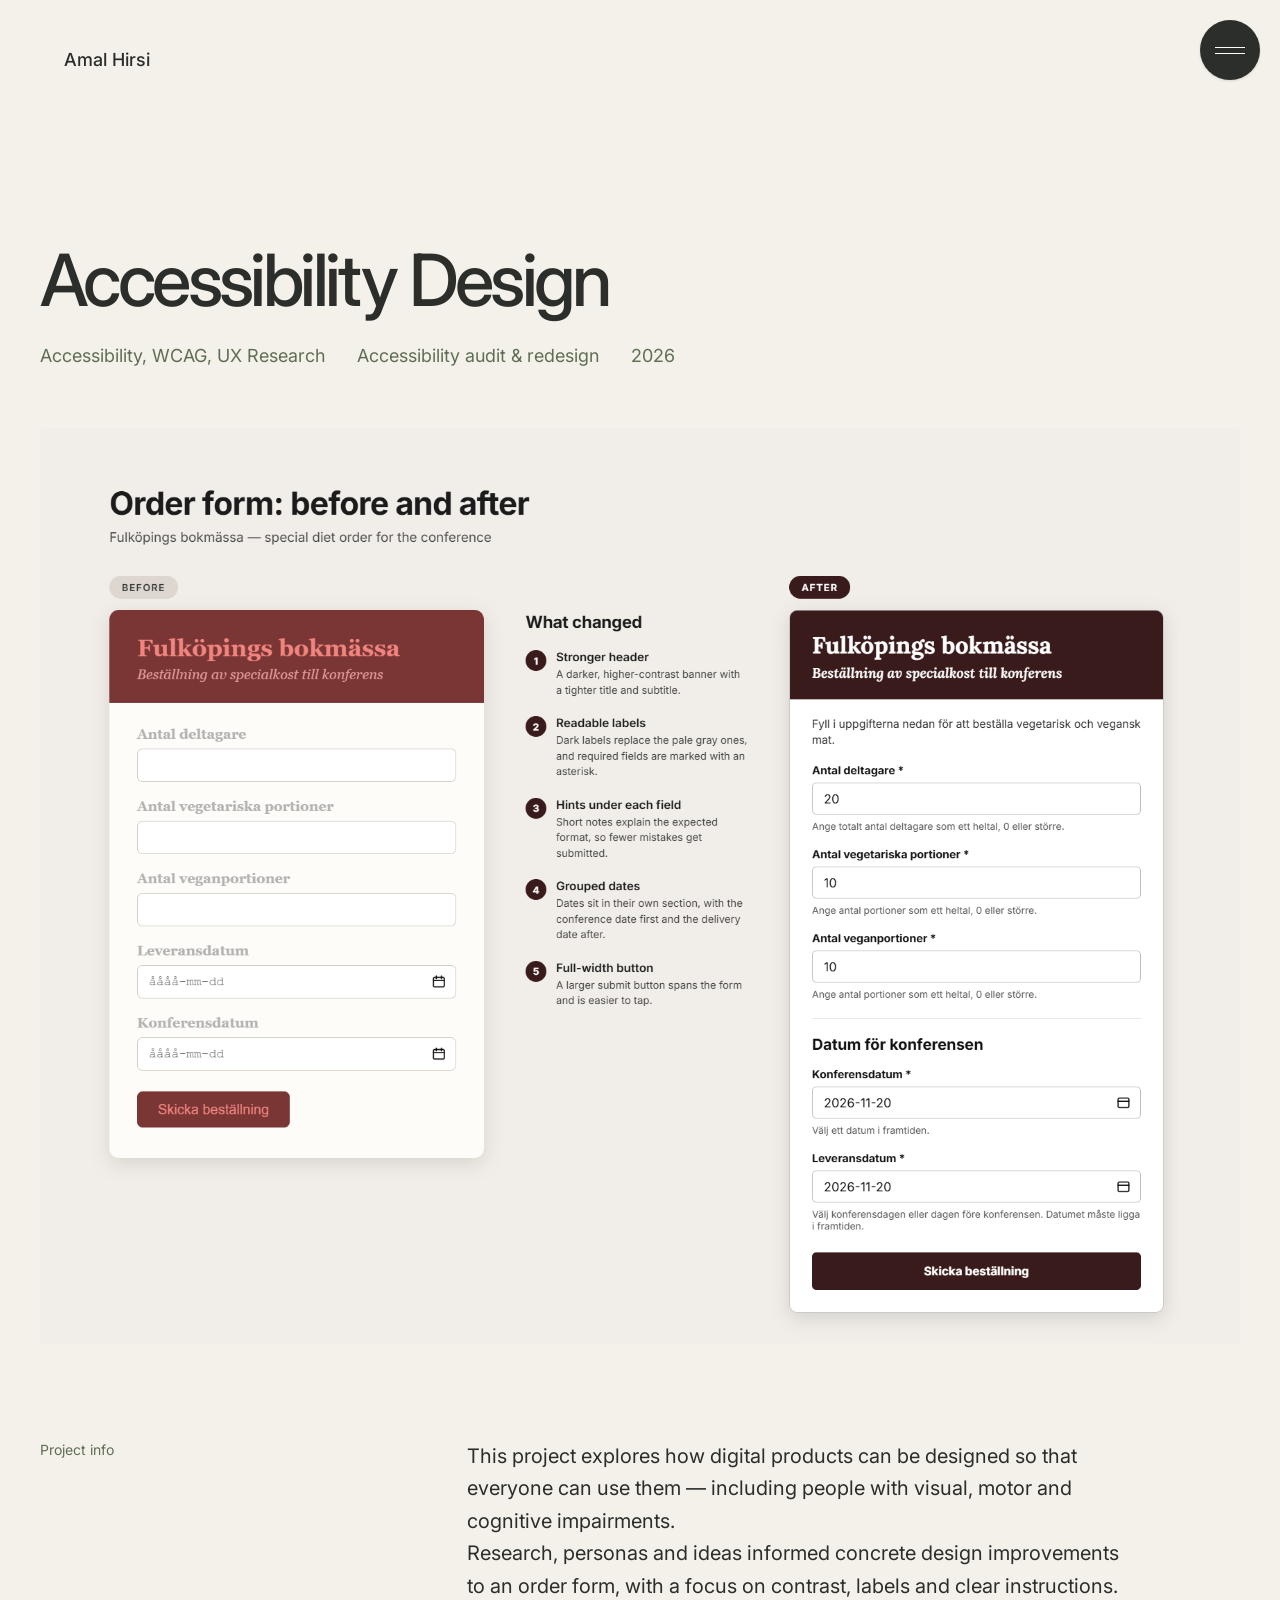
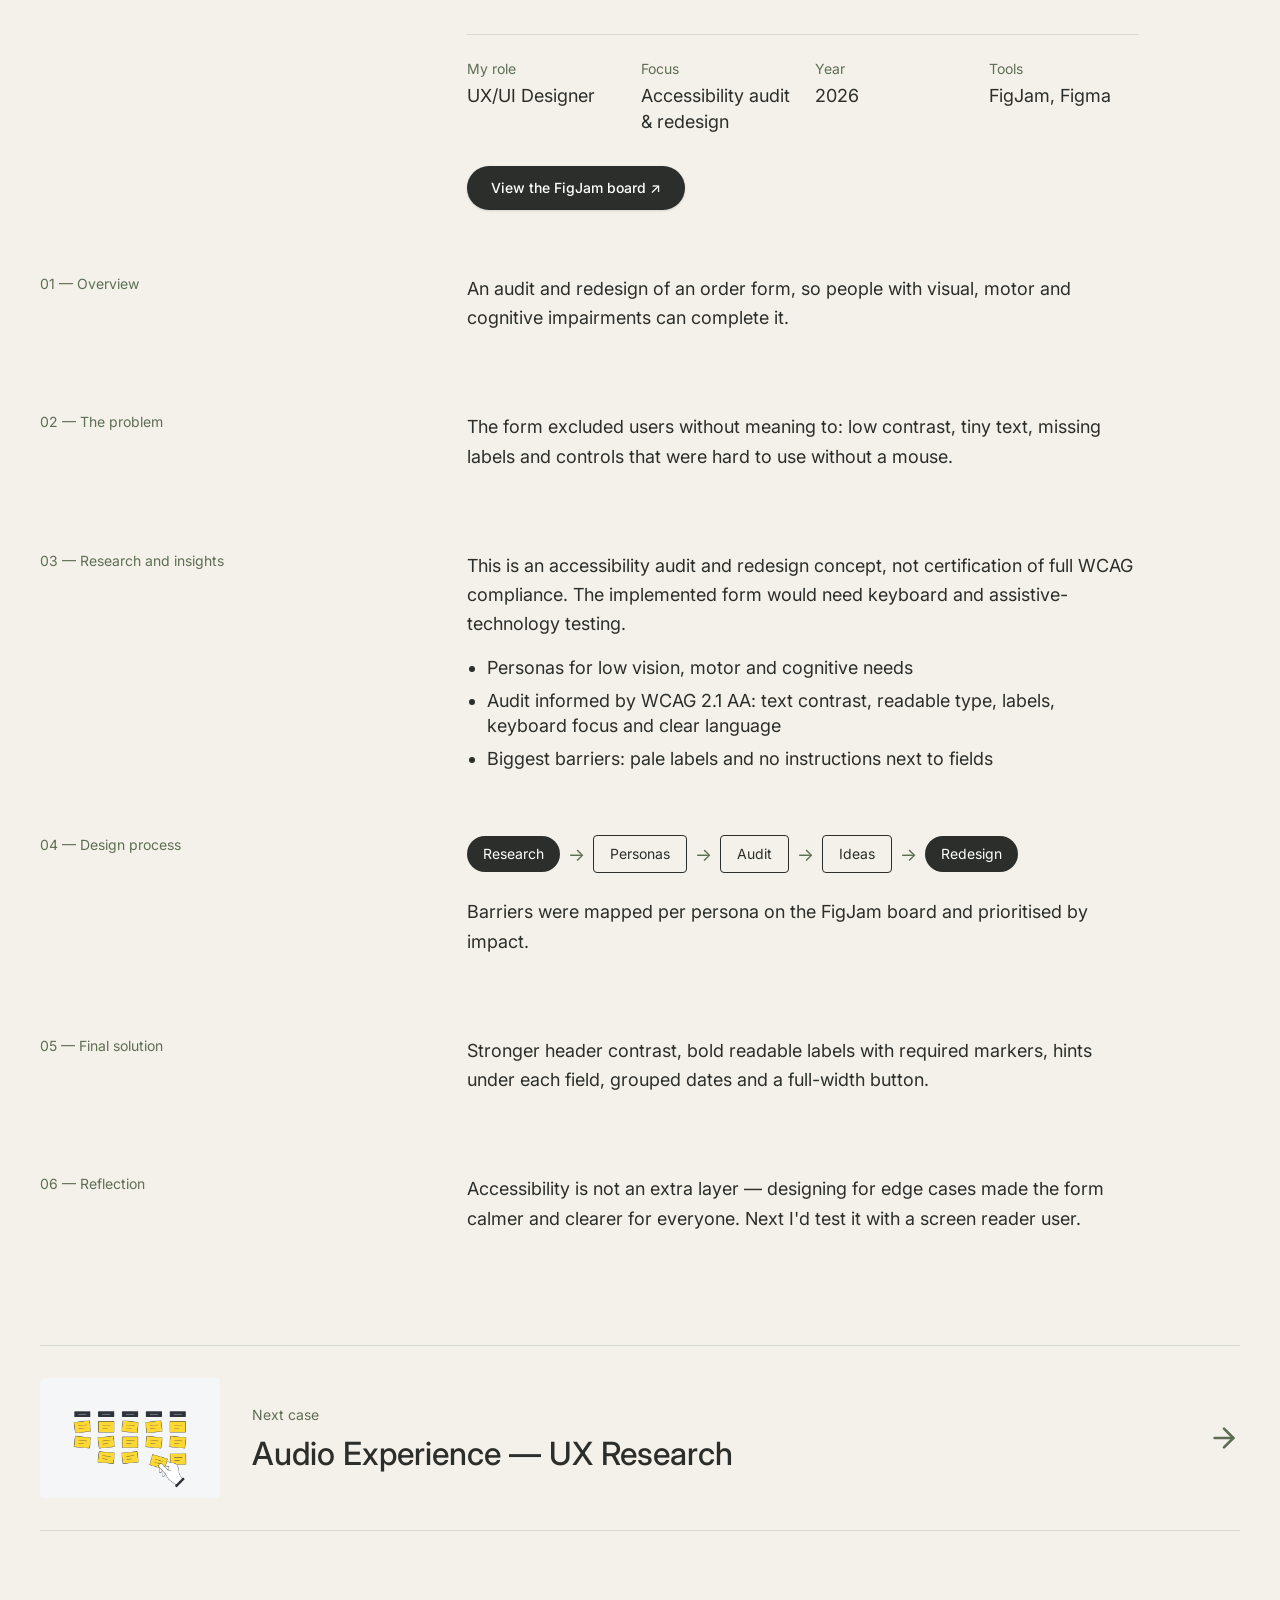
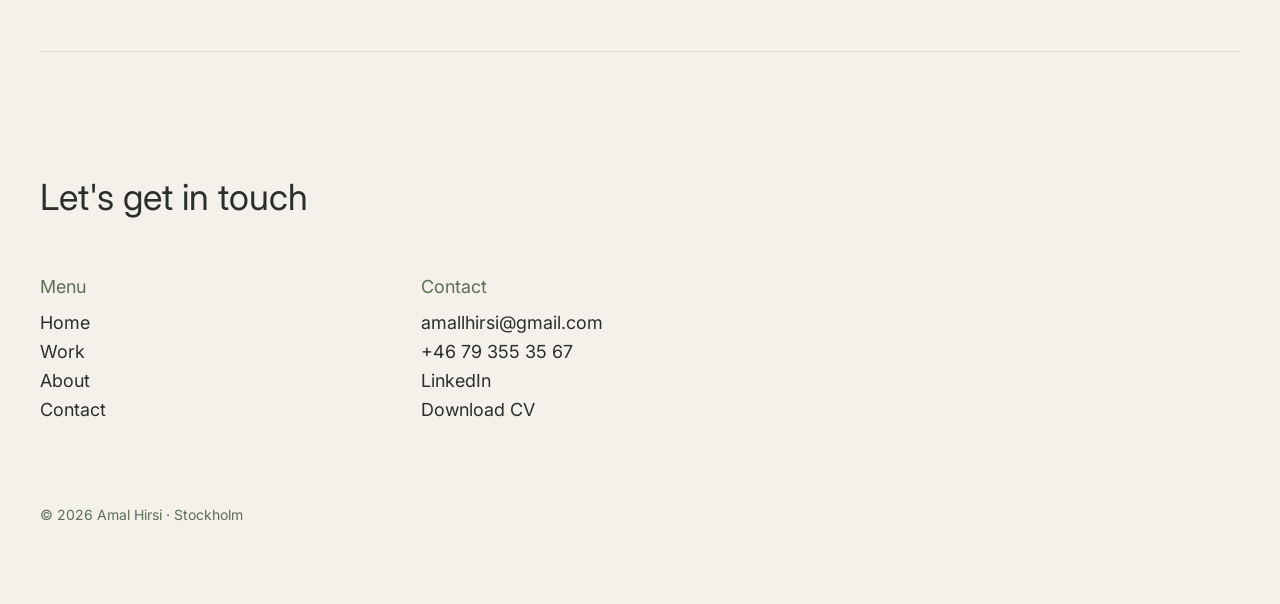
<file: accessibility-design.html>
<!DOCTYPE html><html lang="en" data-tsd-source="/src/routes/__root.tsx:104:5"><head data-tsd-source="/src/routes/__root.tsx:105:7"><meta charset="utf-8"><meta name="viewport" content="width=device-width, initial-scale=1"><title>Accessibility Design — Amal Hirsi</title><meta name="author" content="Amal Hirsi"><meta name="description" content="An audit and redesign guided by WCAG 2.1 AA"><meta property="og:title" content="Accessibility Design — Amal Hirsi"><meta property="og:description" content="An audit and redesign guided by WCAG 2.1 AA"><meta property="og:type" content="article"><meta name="twitter:card" content="summary_large_image"><link rel="icon" href="assets/35a63c-favicon.ico" type="image/x-icon"><link rel="preconnect" href="https://fonts.googleapis.com"><link rel="stylesheet" href="https://fonts.googleapis.com/css2?family=Inter:wght@400;500;600;700&display=swap"><link rel="stylesheet" href="styles.css"></head><body data-tsd-source="/src/routes/__root.tsx:108:7"><a class="skip-link" href="#main" data-tsd-source="/src/routes/__root.tsx:138:2">Skip to content</a><header class="site-header" data-tsd-source="/src/routes/__root.tsx:138:59"><a class="brand" data-tsd-source="/src/routes/__root.tsx:138:91" href="index.html">Amal Hirsi</a></header><button class="inline-flex items-center justify-center gap-2 whitespace-nowrap text-sm font-medium cursor-pointer transition-colors focus-visible:outline-none focus-visible:ring-1 focus-visible:ring-ring disabled:pointer-events-none disabled:opacity-50 disabled:cursor-not-allowed [&amp;_svg]:pointer-events-none [&amp;_svg]:size-4 [&amp;_svg]:shrink-0 bg-primary text-primary-foreground shadow hover:bg-primary/90 px-4 py-2 menu-toggle rounded-full size-[60px]" aria-label="Open menu" aria-expanded="false" aria-controls="menu" data-tsd-source="/src/routes/__root.tsx:139:2"><span data-tsd-source="/src/routes/__root.tsx:139:189"></span><span data-tsd-source="/src/routes/__root.tsx:139:197"></span></button><div class="menu-overlay" aria-hidden="true" data-tsd-source="/src/routes/__root.tsx:140:2"></div><aside class="menu" id="menu" aria-hidden="true" inert="" aria-label="Site menu" data-tsd-source="/src/routes/__root.tsx:141:2"><nav aria-label="Main" data-tsd-source="/src/routes/__root.tsx:141:107"><a data-tsd-source="/src/routes/__root.tsx:141:159" href="index.html">Home</a><a data-tsd-source="/src/routes/__root.tsx:141:183" class="active" href="work.html" data-status="active" aria-current="page">Work</a><a data-tsd-source="/src/routes/__root.tsx:141:211" href="about.html">About</a><a href="mailto:amallhirsi@gmail.com" data-tsd-source="/src/routes/__root.tsx:141:241">Contact</a></nav><div class="menu-contact" data-tsd-source="/src/routes/__root.tsx:141:294"><p data-tsd-source="/src/routes/__root.tsx:141:324">Contact</p><a href="mailto:amallhirsi@gmail.com" data-tsd-source="/src/routes/__root.tsx:141:338">amallhirsi@gmail.com</a><a href="tel:+46793553567" data-tsd-source="/src/routes/__root.tsx:141:393">+46 79 355 35 67</a><a href="https://www.linkedin.com/in/amal-hirsi-2b50b239a/" target="_blank" rel="noopener noreferrer" data-tsd-source="/src/routes/__root.tsx:141:440">LinkedIn</a><a href="assets/9d40c1-Amal-Hirsi-CV.pdf" target="_blank" rel="noopener noreferrer" data-tsd-source="/src/routes/__root.tsx:141:521">Download CV</a></div></aside><main id="main" data-tsd-source="/src/routes/__root.tsx:142:2"><!--$--><article data-tsd-source="/src/routes/work.$slug.tsx:41:5"><section class="page-container page-heading" data-tsd-source="/src/routes/work.$slug.tsx:42:7"><h1 class="text-4xl font-medium tracking-tighter md:text-7xl" data-tsd-source="/src/routes/work.$slug.tsx:43:9">Accessibility Design</h1><ul class="mt-6 flex flex-wrap gap-x-8 gap-y-1 text-muted-foreground" data-tsd-source="/src/routes/work.$slug.tsx:44:9"><li data-tsd-source="/src/routes/work.$slug.tsx:45:11">Accessibility, WCAG, UX Research</li><li data-tsd-source="/src/routes/work.$slug.tsx:45:28">Accessibility audit &amp; redesign</li><li data-tsd-source="/src/routes/work.$slug.tsx:45:48">2026</li></ul></section><div class="page-container" data-tsd-source="/src/routes/work.$slug.tsx:48:7"><img src="assets/a43ced-accessibility-order-form.png" alt="Before and after of an order form: the redesign has higher contrast, clear labels, required markers and helper text." width="1600" height="1008" class="w-full rounded object-cover" data-tsd-source="/src/routes/work.$slug.tsx:49:9"></div><div class="page-container grid gap-y-16 py-24" data-tsd-source="/src/routes/work.$slug.tsx:52:7"><section class="grid gap-4 md:grid-cols-[1fr_2fr] md:gap-10" data-tsd-source="/src/routes/work.$slug.tsx:109:5"><h2 class="text-sm text-muted-foreground" data-tsd-source="/src/routes/work.$slug.tsx:110:7">Project info</h2><div class="max-w-2xl" data-tsd-source="/src/routes/work.$slug.tsx:111:7"><p class="text-xl leading-relaxed" data-tsd-source="/src/routes/work.$slug.tsx:54:32">This project explores how digital products can be designed so that everyone can use them — including people with visual, motor and cognitive impairments.</p><p class="text-xl leading-relaxed" data-tsd-source="/src/routes/work.$slug.tsx:54:32">Research, personas and ideas informed concrete design improvements to an order form, with a focus on contrast, labels and clear instructions.</p><dl class="mt-8 grid grid-cols-2 gap-6 border-t pt-6 md:grid-cols-4" data-tsd-source="/src/routes/work.$slug.tsx:56:13"><div data-tsd-source="/src/routes/work.$slug.tsx:58:17"><dt class="text-sm text-muted-foreground" data-tsd-source="/src/routes/work.$slug.tsx:58:33">My role</dt><dd class="mt-1" data-tsd-source="/src/routes/work.$slug.tsx:58:90">UX/UI Designer</dd></div><div data-tsd-source="/src/routes/work.$slug.tsx:58:17"><dt class="text-sm text-muted-foreground" data-tsd-source="/src/routes/work.$slug.tsx:58:33">Focus</dt><dd class="mt-1" data-tsd-source="/src/routes/work.$slug.tsx:58:90">Accessibility audit &amp; redesign</dd></div><div data-tsd-source="/src/routes/work.$slug.tsx:58:17"><dt class="text-sm text-muted-foreground" data-tsd-source="/src/routes/work.$slug.tsx:58:33">Year</dt><dd class="mt-1" data-tsd-source="/src/routes/work.$slug.tsx:58:90">2026</dd></div><div data-tsd-source="/src/routes/work.$slug.tsx:58:17"><dt class="text-sm text-muted-foreground" data-tsd-source="/src/routes/work.$slug.tsx:58:33">Tools</dt><dd class="mt-1" data-tsd-source="/src/routes/work.$slug.tsx:58:90">FigJam, Figma</dd></div></dl><div class="mt-8 flex flex-wrap gap-4" data-tsd-source="/src/routes/work.$slug.tsx:63:13"><a href="https://www.figma.com/board/2Eq14SpoMpC0Zj9o09LKC3/Accessibility-design-?node-id=1-815&amp;t=3pKohW7jEsAYNVOm-1" target="_blank" rel="noopener noreferrer" data-tsd-source="/src/routes/work.$slug.tsx:65:88" class="inline-flex items-center justify-center gap-2 whitespace-nowrap text-sm font-medium cursor-pointer transition-colors focus-visible:outline-none focus-visible:ring-1 focus-visible:ring-ring disabled:pointer-events-none disabled:opacity-50 disabled:cursor-not-allowed [&amp;_svg]:pointer-events-none [&amp;_svg]:size-4 [&amp;_svg]:shrink-0 bg-primary text-primary-foreground shadow hover:bg-primary/90 h-auto rounded-full px-6 py-3">View the FigJam board<!-- --> ↗</a></div></div></section><section class="grid gap-4 md:grid-cols-[1fr_2fr] md:gap-10" data-tsd-source="/src/routes/work.$slug.tsx:109:5"><h2 class="text-sm text-muted-foreground" data-tsd-source="/src/routes/work.$slug.tsx:110:7">01 — Overview</h2><div class="max-w-2xl" data-tsd-source="/src/routes/work.$slug.tsx:111:7"><p class="mb-4 leading-relaxed" data-tsd-source="/src/routes/work.$slug.tsx:83:39">An audit and redesign of an order form, so people with visual, motor and cognitive impairments can complete it.</p></div></section><section class="grid gap-4 md:grid-cols-[1fr_2fr] md:gap-10" data-tsd-source="/src/routes/work.$slug.tsx:109:5"><h2 class="text-sm text-muted-foreground" data-tsd-source="/src/routes/work.$slug.tsx:110:7">02 — The problem</h2><div class="max-w-2xl" data-tsd-source="/src/routes/work.$slug.tsx:111:7"><p class="mb-4 leading-relaxed" data-tsd-source="/src/routes/work.$slug.tsx:83:39">The form excluded users without meaning to: low contrast, tiny text, missing labels and controls that were hard to use without a mouse.</p></div></section><section class="grid gap-4 md:grid-cols-[1fr_2fr] md:gap-10" data-tsd-source="/src/routes/work.$slug.tsx:109:5"><h2 class="text-sm text-muted-foreground" data-tsd-source="/src/routes/work.$slug.tsx:110:7">03 — Research and insights</h2><div class="max-w-2xl" data-tsd-source="/src/routes/work.$slug.tsx:111:7"><p class="mb-4 leading-relaxed" data-tsd-source="/src/routes/work.$slug.tsx:83:39">This is an accessibility audit and redesign concept, not certification of full WCAG compliance. The implemented form would need keyboard and assistive-technology testing.</p><ul class="list-disc space-y-2 pl-5" data-tsd-source="/src/routes/work.$slug.tsx:84:27"><li data-tsd-source="/src/routes/work.$slug.tsx:84:90">Personas for low vision, motor and cognitive needs</li><li data-tsd-source="/src/routes/work.$slug.tsx:84:90">Audit informed by WCAG 2.1 AA: text contrast, readable type, labels, keyboard focus and clear language</li><li data-tsd-source="/src/routes/work.$slug.tsx:84:90">Biggest barriers: pale labels and no instructions next to fields</li></ul></div></section><section class="grid gap-4 md:grid-cols-[1fr_2fr] md:gap-10" data-tsd-source="/src/routes/work.$slug.tsx:109:5"><h2 class="text-sm text-muted-foreground" data-tsd-source="/src/routes/work.$slug.tsx:110:7">04 — Design process</h2><div class="max-w-2xl" data-tsd-source="/src/routes/work.$slug.tsx:111:7"><ol class="mb-6 flex flex-wrap items-center gap-2" aria-label="04 — Design process steps" data-tsd-source="/src/routes/work.$slug.tsx:74:15"><li class="flex items-center gap-2" data-tsd-source="/src/routes/work.$slug.tsx:76:19"><span class="rounded-full bg-flow px-4 py-2 text-sm text-flow-foreground" data-tsd-source="/src/routes/work.$slug.tsx:77:21">Research</span><span aria-hidden="true" class="text-muted-foreground" data-tsd-source="/src/routes/work.$slug.tsx:78:55">→</span></li><li class="flex items-center gap-2" data-tsd-source="/src/routes/work.$slug.tsx:76:19"><span class="rounded border border-flow px-4 py-2 text-sm" data-tsd-source="/src/routes/work.$slug.tsx:77:21">Personas</span><span aria-hidden="true" class="text-muted-foreground" data-tsd-source="/src/routes/work.$slug.tsx:78:55">→</span></li><li class="flex items-center gap-2" data-tsd-source="/src/routes/work.$slug.tsx:76:19"><span class="rounded border border-flow px-4 py-2 text-sm" data-tsd-source="/src/routes/work.$slug.tsx:77:21">Audit</span><span aria-hidden="true" class="text-muted-foreground" data-tsd-source="/src/routes/work.$slug.tsx:78:55">→</span></li><li class="flex items-center gap-2" data-tsd-source="/src/routes/work.$slug.tsx:76:19"><span class="rounded border border-flow px-4 py-2 text-sm" data-tsd-source="/src/routes/work.$slug.tsx:77:21">Ideas</span><span aria-hidden="true" class="text-muted-foreground" data-tsd-source="/src/routes/work.$slug.tsx:78:55">→</span></li><li class="flex items-center gap-2" data-tsd-source="/src/routes/work.$slug.tsx:76:19"><span class="rounded-full bg-flow px-4 py-2 text-sm text-flow-foreground" data-tsd-source="/src/routes/work.$slug.tsx:77:21">Redesign</span></li></ol><p class="mb-4 leading-relaxed" data-tsd-source="/src/routes/work.$slug.tsx:83:39">Barriers were mapped per persona on the FigJam board and prioritised by impact.</p></div></section><section class="grid gap-4 md:grid-cols-[1fr_2fr] md:gap-10" data-tsd-source="/src/routes/work.$slug.tsx:109:5"><h2 class="text-sm text-muted-foreground" data-tsd-source="/src/routes/work.$slug.tsx:110:7">05 — Final solution</h2><div class="max-w-2xl" data-tsd-source="/src/routes/work.$slug.tsx:111:7"><p class="mb-4 leading-relaxed" data-tsd-source="/src/routes/work.$slug.tsx:83:39">Stronger header contrast, bold readable labels with required markers, hints under each field, grouped dates and a full-width button.</p></div></section><section class="grid gap-4 md:grid-cols-[1fr_2fr] md:gap-10" data-tsd-source="/src/routes/work.$slug.tsx:109:5"><h2 class="text-sm text-muted-foreground" data-tsd-source="/src/routes/work.$slug.tsx:110:7">06 — Reflection</h2><div class="max-w-2xl" data-tsd-source="/src/routes/work.$slug.tsx:111:7"><p class="mb-4 leading-relaxed" data-tsd-source="/src/routes/work.$slug.tsx:83:39">Accessibility is not an extra layer — designing for edge cases made the form calmer and clearer for everyone. Next I'd test it with a screen reader user.</p></div></section></div><a class="next-project page-container group" data-tsd-source="/src/routes/work.$slug.tsx:95:7" href="audio.html"><img src="assets/7193cf-audio-cover.png" alt="" loading="lazy" class="next-project-image" data-tsd-source="/src/routes/work.$slug.tsx:96:9"><div class="next-project-copy" data-tsd-source="/src/routes/work.$slug.tsx:97:9"><span class="text-sm text-muted-foreground" data-tsd-source="/src/routes/work.$slug.tsx:98:11">Next case</span><span class="next-project-title" data-tsd-source="/src/routes/work.$slug.tsx:99:11">Audio Experience — UX Research</span></div><svg xmlns="http://www.w3.org/2000/svg" width="24" height="24" viewBox="0 0 24 24" fill="none" stroke="currentColor" stroke-width="2" stroke-linecap="round" stroke-linejoin="round" class="lucide lucide-arrow-right next-project-arrow" aria-hidden="true" data-tsd-source="/src/routes/work.$slug.tsx:101:9"><path d="M5 12h14"></path><path d="m12 5 7 7-7 7"></path></svg></a></article><!--/$--></main><footer class="site-footer" id="contact" data-tsd-source="/src/routes/__root.tsx:143:2"><hr data-tsd-source="/src/routes/__root.tsx:143:47"><h2 data-tsd-source="/src/routes/__root.tsx:143:53">Let's get in touch</h2><div class="footer-cols" data-tsd-source="/src/routes/__root.tsx:143:80"><div data-tsd-source="/src/routes/__root.tsx:143:109"><p data-tsd-source="/src/routes/__root.tsx:143:114">Menu</p><a data-tsd-source="/src/routes/__root.tsx:143:125" href="index.html">Home</a><a data-tsd-source="/src/routes/__root.tsx:143:149" class="active" href="work.html" data-status="active" aria-current="page">Work</a><a data-tsd-source="/src/routes/__root.tsx:143:177" href="about.html">About</a><a href="mailto:amallhirsi@gmail.com" data-tsd-source="/src/routes/__root.tsx:143:207">Contact</a></div><div data-tsd-source="/src/routes/__root.tsx:143:260"><p data-tsd-source="/src/routes/__root.tsx:143:265">Contact</p><a href="mailto:amallhirsi@gmail.com" data-tsd-source="/src/routes/__root.tsx:143:279">amallhirsi@gmail.com</a><a href="tel:+46793553567" data-tsd-source="/src/routes/__root.tsx:143:334">+46 79 355 35 67</a><a href="https://www.linkedin.com/in/amal-hirsi-2b50b239a/" target="_blank" rel="noopener noreferrer" data-tsd-source="/src/routes/__root.tsx:143:381">LinkedIn</a><a href="assets/9d40c1-Amal-Hirsi-CV.pdf" target="_blank" rel="noopener noreferrer" data-tsd-source="/src/routes/__root.tsx:143:462">Download CV</a></div></div><p class="footer-bottom" data-tsd-source="/src/routes/__root.tsx:143:552">© 2026 Amal Hirsi · Stockholm</p></footer><script>document.addEventListener('DOMContentLoaded',function(){var t=document.querySelector('.menu-toggle'),m=document.getElementById('menu'),o=document.querySelector('.menu-overlay');if(!t||!m)return;function s(v){document.body.classList.toggle('menu-open',v);t.setAttribute('aria-expanded',v);t.setAttribute('aria-label',v?'Close menu':'Open menu');m.setAttribute('aria-hidden',!v);if(v)m.removeAttribute('inert');else m.setAttribute('inert','');}t.addEventListener('click',function(){s(!document.body.classList.contains('menu-open'))});o&&o.addEventListener('click',function(){s(false)});document.addEventListener('keydown',function(e){if(e.key==='Escape')s(false)});});</script></body></html>
</file>
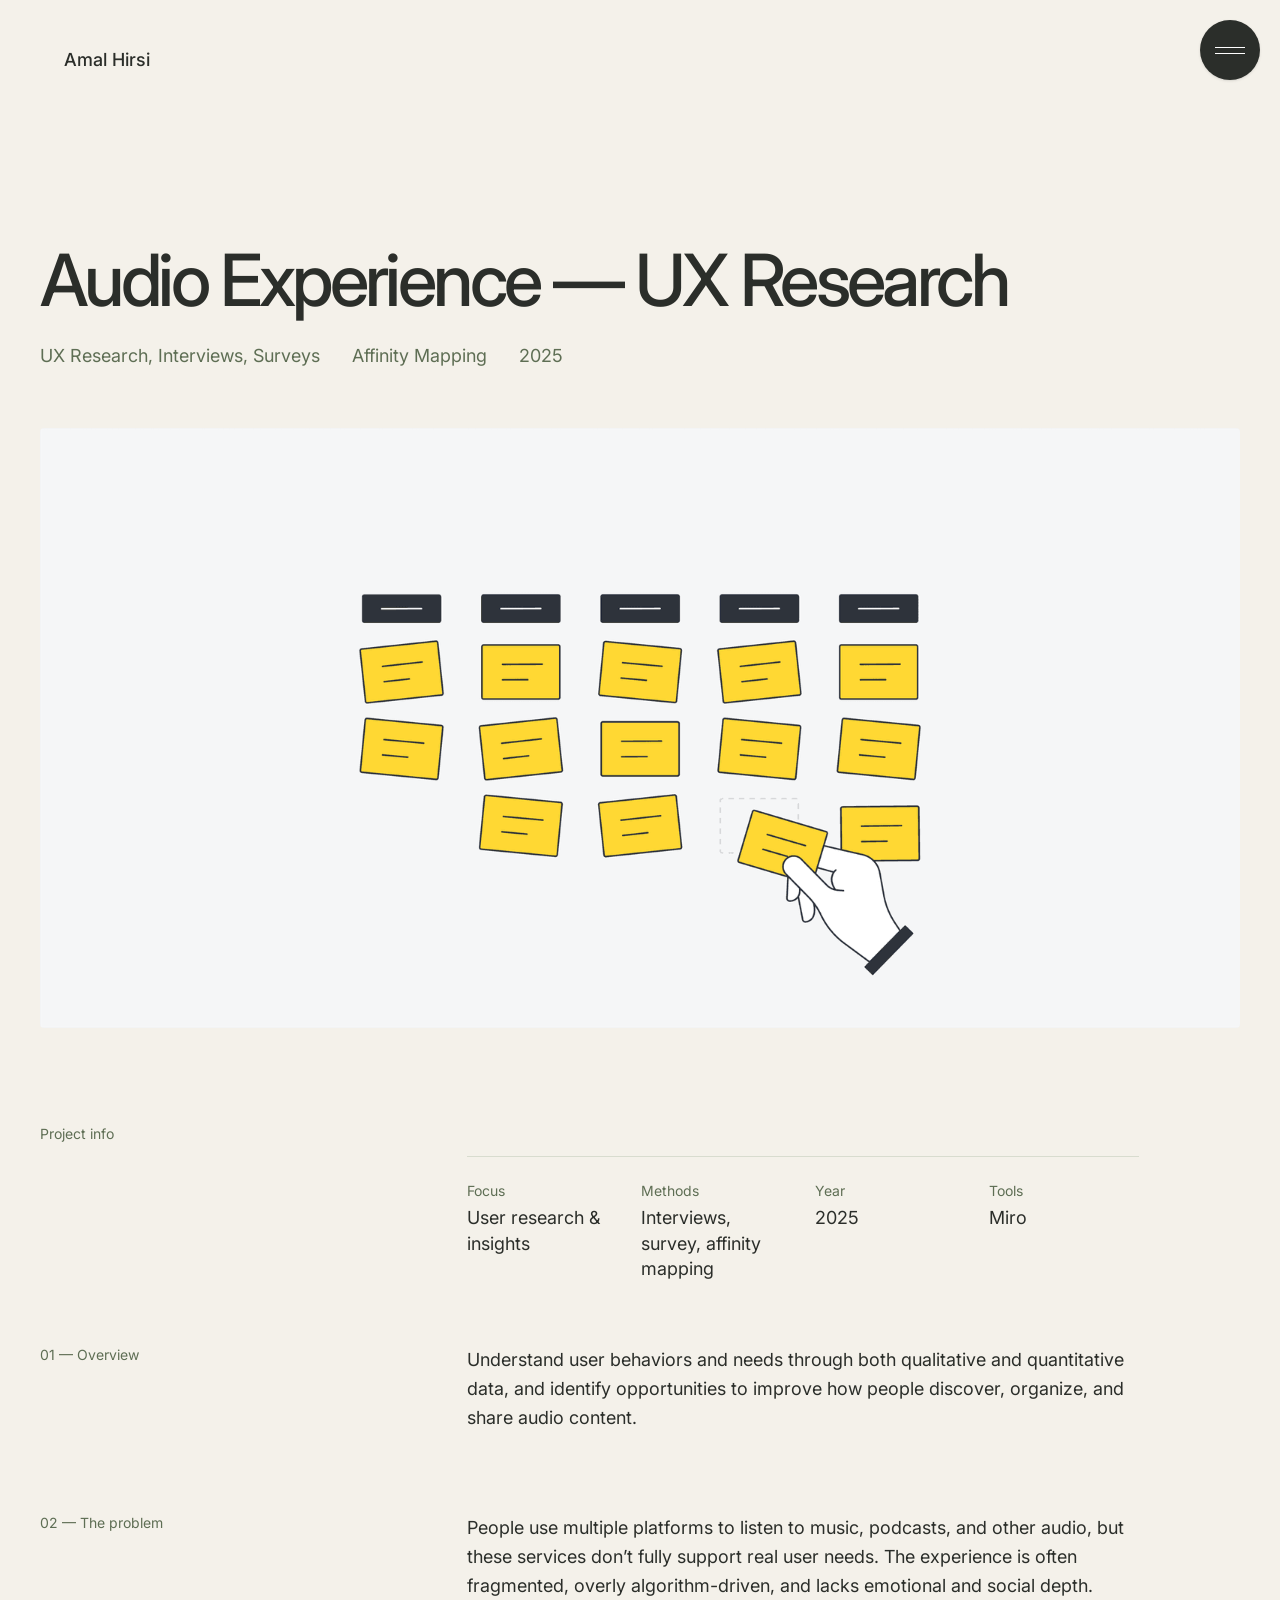
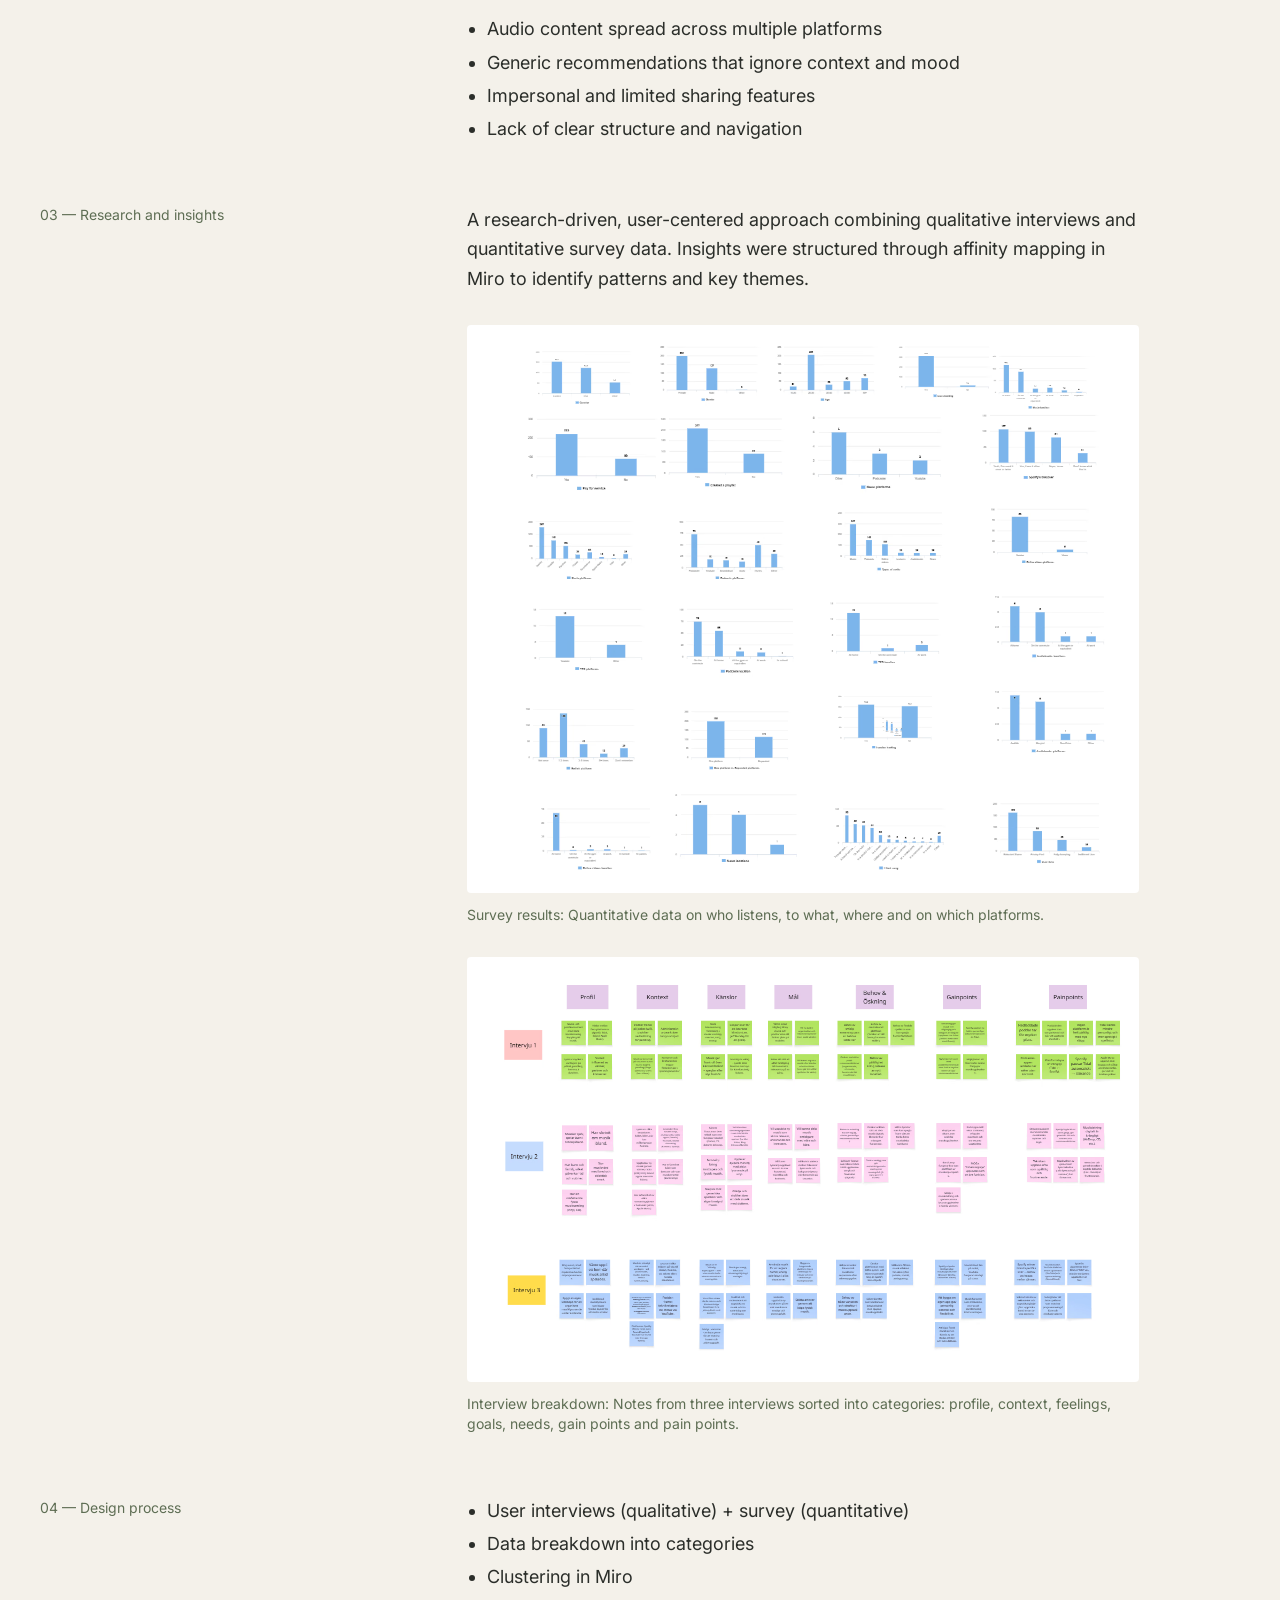
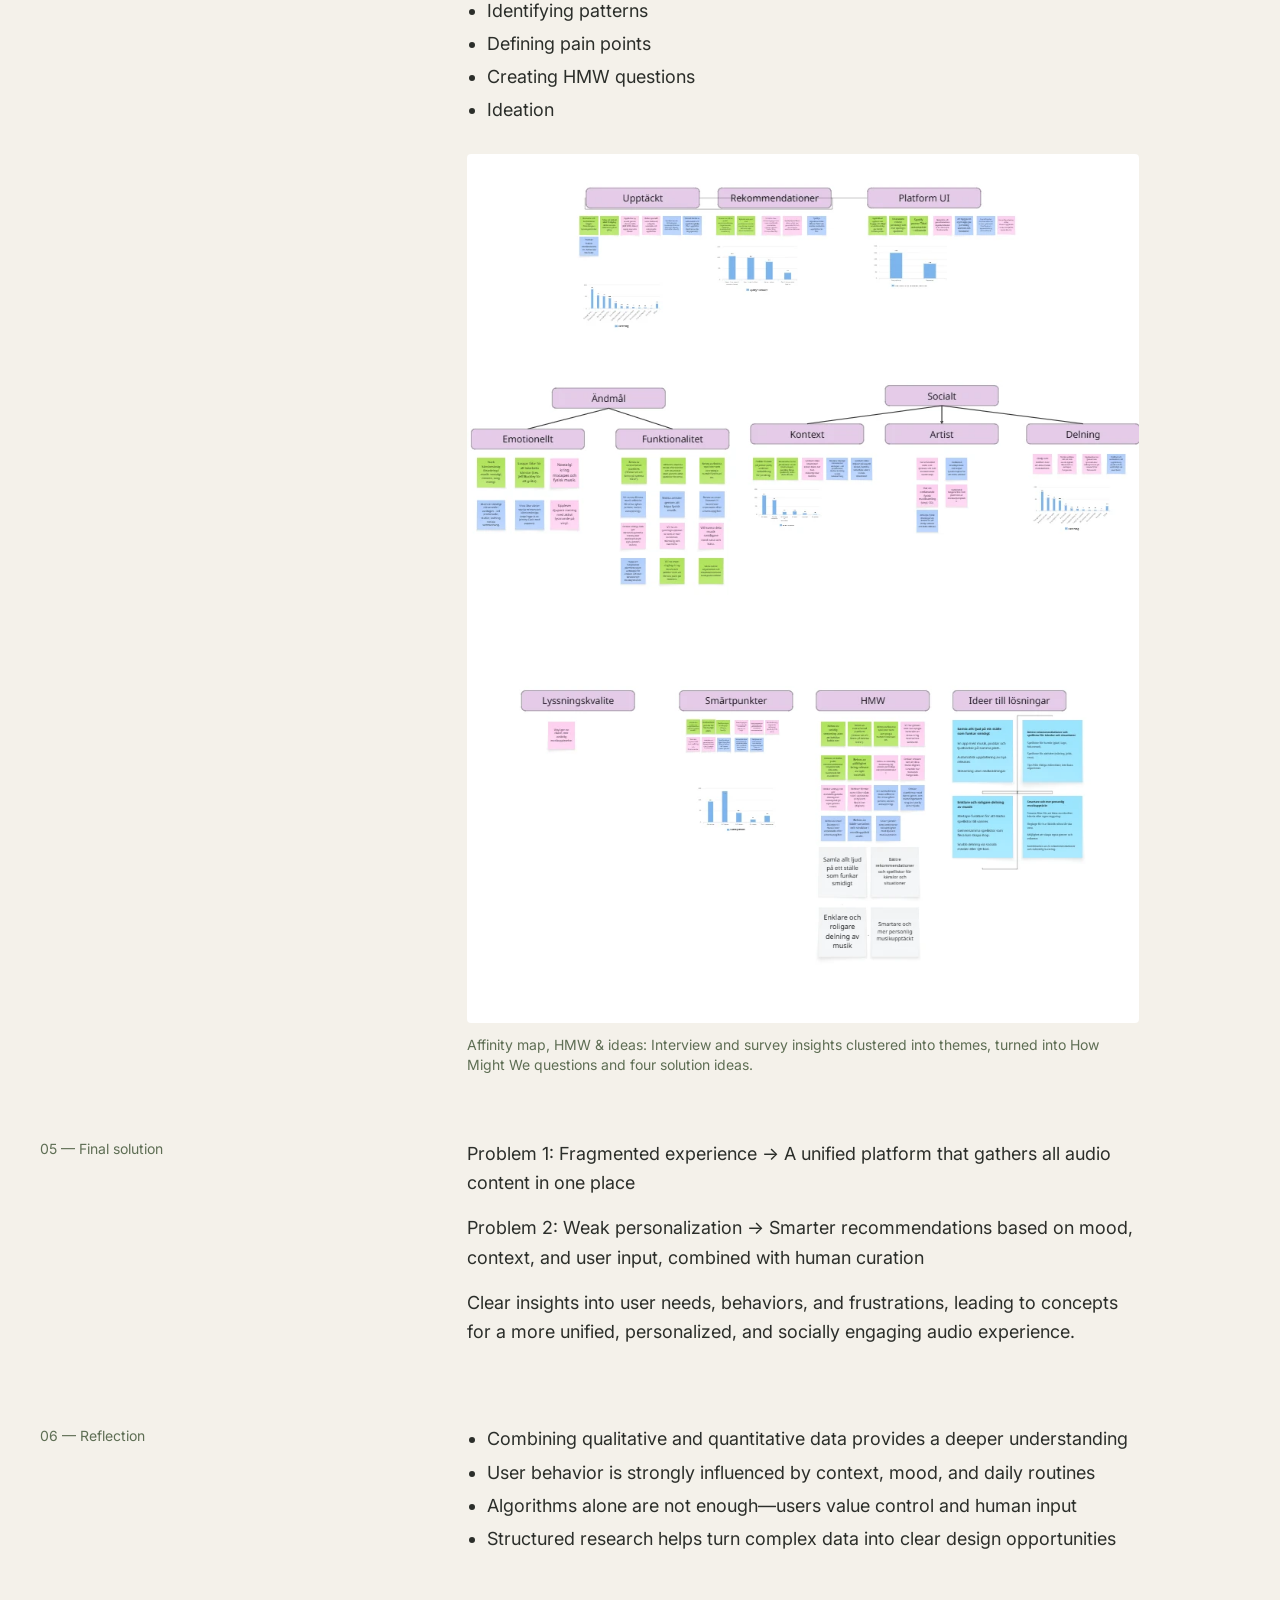
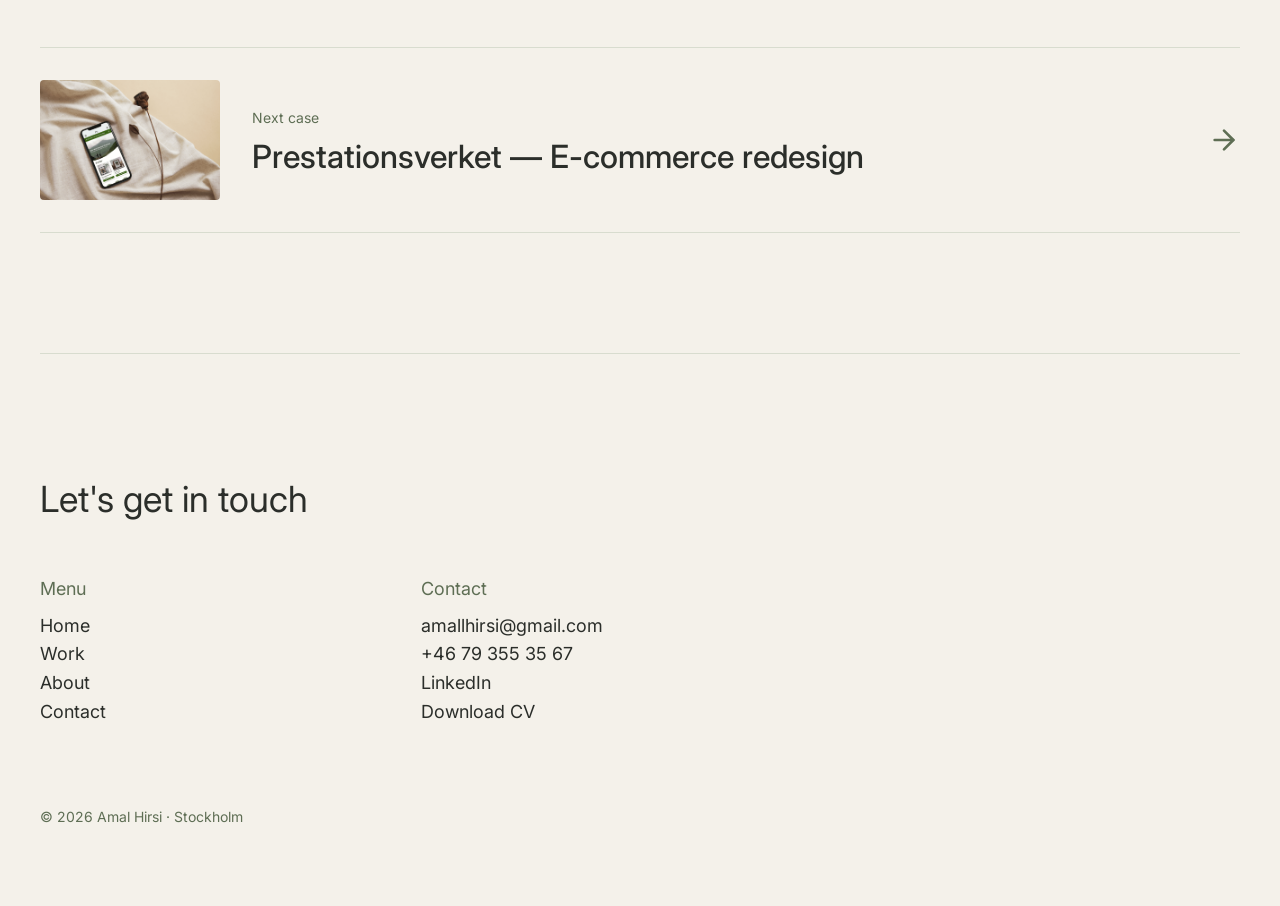
<file: audio.html>
<!DOCTYPE html><html lang="en" data-tsd-source="/src/routes/__root.tsx:104:5"><head data-tsd-source="/src/routes/__root.tsx:105:7"><meta charset="utf-8"><meta name="viewport" content="width=device-width, initial-scale=1"><title>Audio Experience — UX Research — Amal Hirsi</title><meta name="author" content="Amal Hirsi"><meta name="description" content="3 interviews + survey insights turned into 4 design concepts"><meta property="og:title" content="Audio Experience — UX Research — Amal Hirsi"><meta property="og:description" content="3 interviews + survey insights turned into 4 design concepts"><meta property="og:type" content="article"><meta name="twitter:card" content="summary_large_image"><link rel="icon" href="assets/35a63c-favicon.ico" type="image/x-icon"><link rel="preconnect" href="https://fonts.googleapis.com"><link rel="stylesheet" href="https://fonts.googleapis.com/css2?family=Inter:wght@400;500;600;700&display=swap"><link rel="stylesheet" href="styles.css"></head><body data-tsd-source="/src/routes/__root.tsx:108:7"><a class="skip-link" href="#main" data-tsd-source="/src/routes/__root.tsx:138:2">Skip to content</a><header class="site-header" data-tsd-source="/src/routes/__root.tsx:138:59"><a class="brand" data-tsd-source="/src/routes/__root.tsx:138:91" href="index.html">Amal Hirsi</a></header><button class="inline-flex items-center justify-center gap-2 whitespace-nowrap text-sm font-medium cursor-pointer transition-colors focus-visible:outline-none focus-visible:ring-1 focus-visible:ring-ring disabled:pointer-events-none disabled:opacity-50 disabled:cursor-not-allowed [&amp;_svg]:pointer-events-none [&amp;_svg]:size-4 [&amp;_svg]:shrink-0 bg-primary text-primary-foreground shadow hover:bg-primary/90 px-4 py-2 menu-toggle rounded-full size-[60px]" aria-label="Open menu" aria-expanded="false" aria-controls="menu" data-tsd-source="/src/routes/__root.tsx:139:2"><span data-tsd-source="/src/routes/__root.tsx:139:189"></span><span data-tsd-source="/src/routes/__root.tsx:139:197"></span></button><div class="menu-overlay" aria-hidden="true" data-tsd-source="/src/routes/__root.tsx:140:2"></div><aside class="menu" id="menu" aria-hidden="true" inert="" aria-label="Site menu" data-tsd-source="/src/routes/__root.tsx:141:2"><nav aria-label="Main" data-tsd-source="/src/routes/__root.tsx:141:107"><a data-tsd-source="/src/routes/__root.tsx:141:159" href="index.html">Home</a><a data-tsd-source="/src/routes/__root.tsx:141:183" class="active" href="work.html" data-status="active" aria-current="page">Work</a><a data-tsd-source="/src/routes/__root.tsx:141:211" href="about.html">About</a><a href="mailto:amallhirsi@gmail.com" data-tsd-source="/src/routes/__root.tsx:141:241">Contact</a></nav><div class="menu-contact" data-tsd-source="/src/routes/__root.tsx:141:294"><p data-tsd-source="/src/routes/__root.tsx:141:324">Contact</p><a href="mailto:amallhirsi@gmail.com" data-tsd-source="/src/routes/__root.tsx:141:338">amallhirsi@gmail.com</a><a href="tel:+46793553567" data-tsd-source="/src/routes/__root.tsx:141:393">+46 79 355 35 67</a><a href="https://www.linkedin.com/in/amal-hirsi-2b50b239a/" target="_blank" rel="noopener noreferrer" data-tsd-source="/src/routes/__root.tsx:141:440">LinkedIn</a><a href="assets/9d40c1-Amal-Hirsi-CV.pdf" target="_blank" rel="noopener noreferrer" data-tsd-source="/src/routes/__root.tsx:141:521">Download CV</a></div></aside><main id="main" data-tsd-source="/src/routes/__root.tsx:142:2"><!--$--><article data-tsd-source="/src/routes/work.$slug.tsx:41:5"><section class="page-container page-heading" data-tsd-source="/src/routes/work.$slug.tsx:42:7"><h1 class="text-4xl font-medium tracking-tighter md:text-7xl" data-tsd-source="/src/routes/work.$slug.tsx:43:9">Audio Experience — UX Research</h1><ul class="mt-6 flex flex-wrap gap-x-8 gap-y-1 text-muted-foreground" data-tsd-source="/src/routes/work.$slug.tsx:44:9"><li data-tsd-source="/src/routes/work.$slug.tsx:45:11">UX Research, Interviews, Surveys</li><li data-tsd-source="/src/routes/work.$slug.tsx:45:28">Affinity Mapping</li><li data-tsd-source="/src/routes/work.$slug.tsx:45:48">2025</li></ul></section><div class="page-container" data-tsd-source="/src/routes/work.$slug.tsx:48:7"><img src="assets/7193cf-audio-cover.png" alt="Audio Experience UX research project." width="1600" height="1008" class="w-full rounded object-cover" data-tsd-source="/src/routes/work.$slug.tsx:49:9"></div><div class="page-container grid gap-y-16 py-24" data-tsd-source="/src/routes/work.$slug.tsx:52:7"><section class="grid gap-4 md:grid-cols-[1fr_2fr] md:gap-10" data-tsd-source="/src/routes/work.$slug.tsx:109:5"><h2 class="text-sm text-muted-foreground" data-tsd-source="/src/routes/work.$slug.tsx:110:7">Project info</h2><div class="max-w-2xl" data-tsd-source="/src/routes/work.$slug.tsx:111:7"><dl class="mt-8 grid grid-cols-2 gap-6 border-t pt-6 md:grid-cols-4" data-tsd-source="/src/routes/work.$slug.tsx:56:13"><div data-tsd-source="/src/routes/work.$slug.tsx:58:17"><dt class="text-sm text-muted-foreground" data-tsd-source="/src/routes/work.$slug.tsx:58:33">Focus</dt><dd class="mt-1" data-tsd-source="/src/routes/work.$slug.tsx:58:90">User research &amp; insights</dd></div><div data-tsd-source="/src/routes/work.$slug.tsx:58:17"><dt class="text-sm text-muted-foreground" data-tsd-source="/src/routes/work.$slug.tsx:58:33">Methods</dt><dd class="mt-1" data-tsd-source="/src/routes/work.$slug.tsx:58:90">Interviews, survey, affinity mapping</dd></div><div data-tsd-source="/src/routes/work.$slug.tsx:58:17"><dt class="text-sm text-muted-foreground" data-tsd-source="/src/routes/work.$slug.tsx:58:33">Year</dt><dd class="mt-1" data-tsd-source="/src/routes/work.$slug.tsx:58:90">2025</dd></div><div data-tsd-source="/src/routes/work.$slug.tsx:58:17"><dt class="text-sm text-muted-foreground" data-tsd-source="/src/routes/work.$slug.tsx:58:33">Tools</dt><dd class="mt-1" data-tsd-source="/src/routes/work.$slug.tsx:58:90">Miro</dd></div></dl></div></section><section class="grid gap-4 md:grid-cols-[1fr_2fr] md:gap-10" data-tsd-source="/src/routes/work.$slug.tsx:109:5"><h2 class="text-sm text-muted-foreground" data-tsd-source="/src/routes/work.$slug.tsx:110:7">01 — Overview</h2><div class="max-w-2xl" data-tsd-source="/src/routes/work.$slug.tsx:111:7"><p class="mb-4 leading-relaxed" data-tsd-source="/src/routes/work.$slug.tsx:83:39">Understand user behaviors and needs through both qualitative and quantitative data, and identify opportunities to improve how people discover, organize, and share audio content.</p></div></section><section class="grid gap-4 md:grid-cols-[1fr_2fr] md:gap-10" data-tsd-source="/src/routes/work.$slug.tsx:109:5"><h2 class="text-sm text-muted-foreground" data-tsd-source="/src/routes/work.$slug.tsx:110:7">02 — The problem</h2><div class="max-w-2xl" data-tsd-source="/src/routes/work.$slug.tsx:111:7"><p class="mb-4 leading-relaxed" data-tsd-source="/src/routes/work.$slug.tsx:83:39">People use multiple platforms to listen to music, podcasts, and other audio, but these services don’t fully support real user needs. The experience is often fragmented, overly algorithm-driven, and lacks emotional and social depth.</p><ul class="list-disc space-y-2 pl-5" data-tsd-source="/src/routes/work.$slug.tsx:84:27"><li data-tsd-source="/src/routes/work.$slug.tsx:84:90">Audio content spread across multiple platforms</li><li data-tsd-source="/src/routes/work.$slug.tsx:84:90">Generic recommendations that ignore context and mood</li><li data-tsd-source="/src/routes/work.$slug.tsx:84:90">Impersonal and limited sharing features</li><li data-tsd-source="/src/routes/work.$slug.tsx:84:90">Lack of clear structure and navigation</li></ul></div></section><section class="grid gap-4 md:grid-cols-[1fr_2fr] md:gap-10" data-tsd-source="/src/routes/work.$slug.tsx:109:5"><h2 class="text-sm text-muted-foreground" data-tsd-source="/src/routes/work.$slug.tsx:110:7">03 — Research and insights</h2><div class="max-w-2xl" data-tsd-source="/src/routes/work.$slug.tsx:111:7"><p class="mb-4 leading-relaxed" data-tsd-source="/src/routes/work.$slug.tsx:83:39">A research-driven, user-centered approach combining qualitative interviews and quantitative survey data. Insights were structured through affinity mapping in Miro to identify patterns and key themes.</p><figure class="mt-8" data-tsd-source="/src/routes/work.$slug.tsx:86:15"><img src="assets/2f246b-audio-survey.png" alt="Survey results: Quantitative data on who listens, to what, where and on which platforms." loading="lazy" class="h-auto w-full rounded" data-tsd-source="/src/routes/work.$slug.tsx:87:17"><figcaption class="mt-3 text-sm text-muted-foreground" data-tsd-source="/src/routes/work.$slug.tsx:88:17">Survey results: Quantitative data on who listens, to what, where and on which platforms.</figcaption></figure><figure class="mt-8" data-tsd-source="/src/routes/work.$slug.tsx:86:15"><img src="assets/6c2682-audio-interviews.png" alt="Interview breakdown: Notes from three interviews sorted into categories: profile, context, feelings, goals, needs, gain points and pain points." loading="lazy" class="h-auto w-full rounded" data-tsd-source="/src/routes/work.$slug.tsx:87:17"><figcaption class="mt-3 text-sm text-muted-foreground" data-tsd-source="/src/routes/work.$slug.tsx:88:17">Interview breakdown: Notes from three interviews sorted into categories: profile, context, feelings, goals, needs, gain points and pain points.</figcaption></figure></div></section><section class="grid gap-4 md:grid-cols-[1fr_2fr] md:gap-10" data-tsd-source="/src/routes/work.$slug.tsx:109:5"><h2 class="text-sm text-muted-foreground" data-tsd-source="/src/routes/work.$slug.tsx:110:7">04 — Design process</h2><div class="max-w-2xl" data-tsd-source="/src/routes/work.$slug.tsx:111:7"><ul class="list-disc space-y-2 pl-5" data-tsd-source="/src/routes/work.$slug.tsx:84:27"><li data-tsd-source="/src/routes/work.$slug.tsx:84:90">User interviews (qualitative) + survey (quantitative)</li><li data-tsd-source="/src/routes/work.$slug.tsx:84:90">Data breakdown into categories</li><li data-tsd-source="/src/routes/work.$slug.tsx:84:90">Clustering in Miro</li><li data-tsd-source="/src/routes/work.$slug.tsx:84:90">Identifying patterns</li><li data-tsd-source="/src/routes/work.$slug.tsx:84:90">Defining pain points</li><li data-tsd-source="/src/routes/work.$slug.tsx:84:90">Creating HMW questions</li><li data-tsd-source="/src/routes/work.$slug.tsx:84:90">Ideation</li></ul><figure class="mt-8" data-tsd-source="/src/routes/work.$slug.tsx:86:15"><img src="assets/c45b10-audio-affinity.png" alt="Affinity map, HMW &amp; ideas: Interview and survey insights clustered into themes, turned into How Might We questions and four solution ideas." loading="lazy" class="h-auto w-full rounded" data-tsd-source="/src/routes/work.$slug.tsx:87:17"><figcaption class="mt-3 text-sm text-muted-foreground" data-tsd-source="/src/routes/work.$slug.tsx:88:17">Affinity map, HMW &amp; ideas: Interview and survey insights clustered into themes, turned into How Might We questions and four solution ideas.</figcaption></figure></div></section><section class="grid gap-4 md:grid-cols-[1fr_2fr] md:gap-10" data-tsd-source="/src/routes/work.$slug.tsx:109:5"><h2 class="text-sm text-muted-foreground" data-tsd-source="/src/routes/work.$slug.tsx:110:7">05 — Final solution</h2><div class="max-w-2xl" data-tsd-source="/src/routes/work.$slug.tsx:111:7"><p class="mb-4 leading-relaxed" data-tsd-source="/src/routes/work.$slug.tsx:83:39">Problem 1: Fragmented experience → A unified platform that gathers all audio content in one place</p><p class="mb-4 leading-relaxed" data-tsd-source="/src/routes/work.$slug.tsx:83:39">Problem 2: Weak personalization → Smarter recommendations based on mood, context, and user input, combined with human curation</p><p class="mb-4 leading-relaxed" data-tsd-source="/src/routes/work.$slug.tsx:83:39">Clear insights into user needs, behaviors, and frustrations, leading to concepts for a more unified, personalized, and socially engaging audio experience.</p></div></section><section class="grid gap-4 md:grid-cols-[1fr_2fr] md:gap-10" data-tsd-source="/src/routes/work.$slug.tsx:109:5"><h2 class="text-sm text-muted-foreground" data-tsd-source="/src/routes/work.$slug.tsx:110:7">06 — Reflection</h2><div class="max-w-2xl" data-tsd-source="/src/routes/work.$slug.tsx:111:7"><ul class="list-disc space-y-2 pl-5" data-tsd-source="/src/routes/work.$slug.tsx:84:27"><li data-tsd-source="/src/routes/work.$slug.tsx:84:90">Combining qualitative and quantitative data provides a deeper understanding</li><li data-tsd-source="/src/routes/work.$slug.tsx:84:90">User behavior is strongly influenced by context, mood, and daily routines</li><li data-tsd-source="/src/routes/work.$slug.tsx:84:90">Algorithms alone are not enough—users value control and human input</li><li data-tsd-source="/src/routes/work.$slug.tsx:84:90">Structured research helps turn complex data into clear design opportunities</li></ul></div></section></div><a class="next-project page-container group" data-tsd-source="/src/routes/work.$slug.tsx:95:7" href="prestationsverket.html"><img src="assets/8228ff-prestationsverket-cover.png" alt="" loading="lazy" class="next-project-image" data-tsd-source="/src/routes/work.$slug.tsx:96:9"><div class="next-project-copy" data-tsd-source="/src/routes/work.$slug.tsx:97:9"><span class="text-sm text-muted-foreground" data-tsd-source="/src/routes/work.$slug.tsx:98:11">Next case</span><span class="next-project-title" data-tsd-source="/src/routes/work.$slug.tsx:99:11">Prestationsverket — E-commerce redesign</span></div><svg xmlns="http://www.w3.org/2000/svg" width="24" height="24" viewBox="0 0 24 24" fill="none" stroke="currentColor" stroke-width="2" stroke-linecap="round" stroke-linejoin="round" class="lucide lucide-arrow-right next-project-arrow" aria-hidden="true" data-tsd-source="/src/routes/work.$slug.tsx:101:9"><path d="M5 12h14"></path><path d="m12 5 7 7-7 7"></path></svg></a></article><!--/$--></main><footer class="site-footer" id="contact" data-tsd-source="/src/routes/__root.tsx:143:2"><hr data-tsd-source="/src/routes/__root.tsx:143:47"><h2 data-tsd-source="/src/routes/__root.tsx:143:53">Let's get in touch</h2><div class="footer-cols" data-tsd-source="/src/routes/__root.tsx:143:80"><div data-tsd-source="/src/routes/__root.tsx:143:109"><p data-tsd-source="/src/routes/__root.tsx:143:114">Menu</p><a data-tsd-source="/src/routes/__root.tsx:143:125" href="index.html">Home</a><a data-tsd-source="/src/routes/__root.tsx:143:149" class="active" href="work.html" data-status="active" aria-current="page">Work</a><a data-tsd-source="/src/routes/__root.tsx:143:177" href="about.html">About</a><a href="mailto:amallhirsi@gmail.com" data-tsd-source="/src/routes/__root.tsx:143:207">Contact</a></div><div data-tsd-source="/src/routes/__root.tsx:143:260"><p data-tsd-source="/src/routes/__root.tsx:143:265">Contact</p><a href="mailto:amallhirsi@gmail.com" data-tsd-source="/src/routes/__root.tsx:143:279">amallhirsi@gmail.com</a><a href="tel:+46793553567" data-tsd-source="/src/routes/__root.tsx:143:334">+46 79 355 35 67</a><a href="https://www.linkedin.com/in/amal-hirsi-2b50b239a/" target="_blank" rel="noopener noreferrer" data-tsd-source="/src/routes/__root.tsx:143:381">LinkedIn</a><a href="assets/9d40c1-Amal-Hirsi-CV.pdf" target="_blank" rel="noopener noreferrer" data-tsd-source="/src/routes/__root.tsx:143:462">Download CV</a></div></div><p class="footer-bottom" data-tsd-source="/src/routes/__root.tsx:143:552">© 2026 Amal Hirsi · Stockholm</p></footer><script>document.addEventListener('DOMContentLoaded',function(){var t=document.querySelector('.menu-toggle'),m=document.getElementById('menu'),o=document.querySelector('.menu-overlay');if(!t||!m)return;function s(v){document.body.classList.toggle('menu-open',v);t.setAttribute('aria-expanded',v);t.setAttribute('aria-label',v?'Close menu':'Open menu');m.setAttribute('aria-hidden',!v);if(v)m.removeAttribute('inert');else m.setAttribute('inert','');}t.addEventListener('click',function(){s(!document.body.classList.contains('menu-open'))});o&&o.addEventListener('click',function(){s(false)});document.addEventListener('keydown',function(e){if(e.key==='Escape')s(false)});});</script></body></html>
</file>
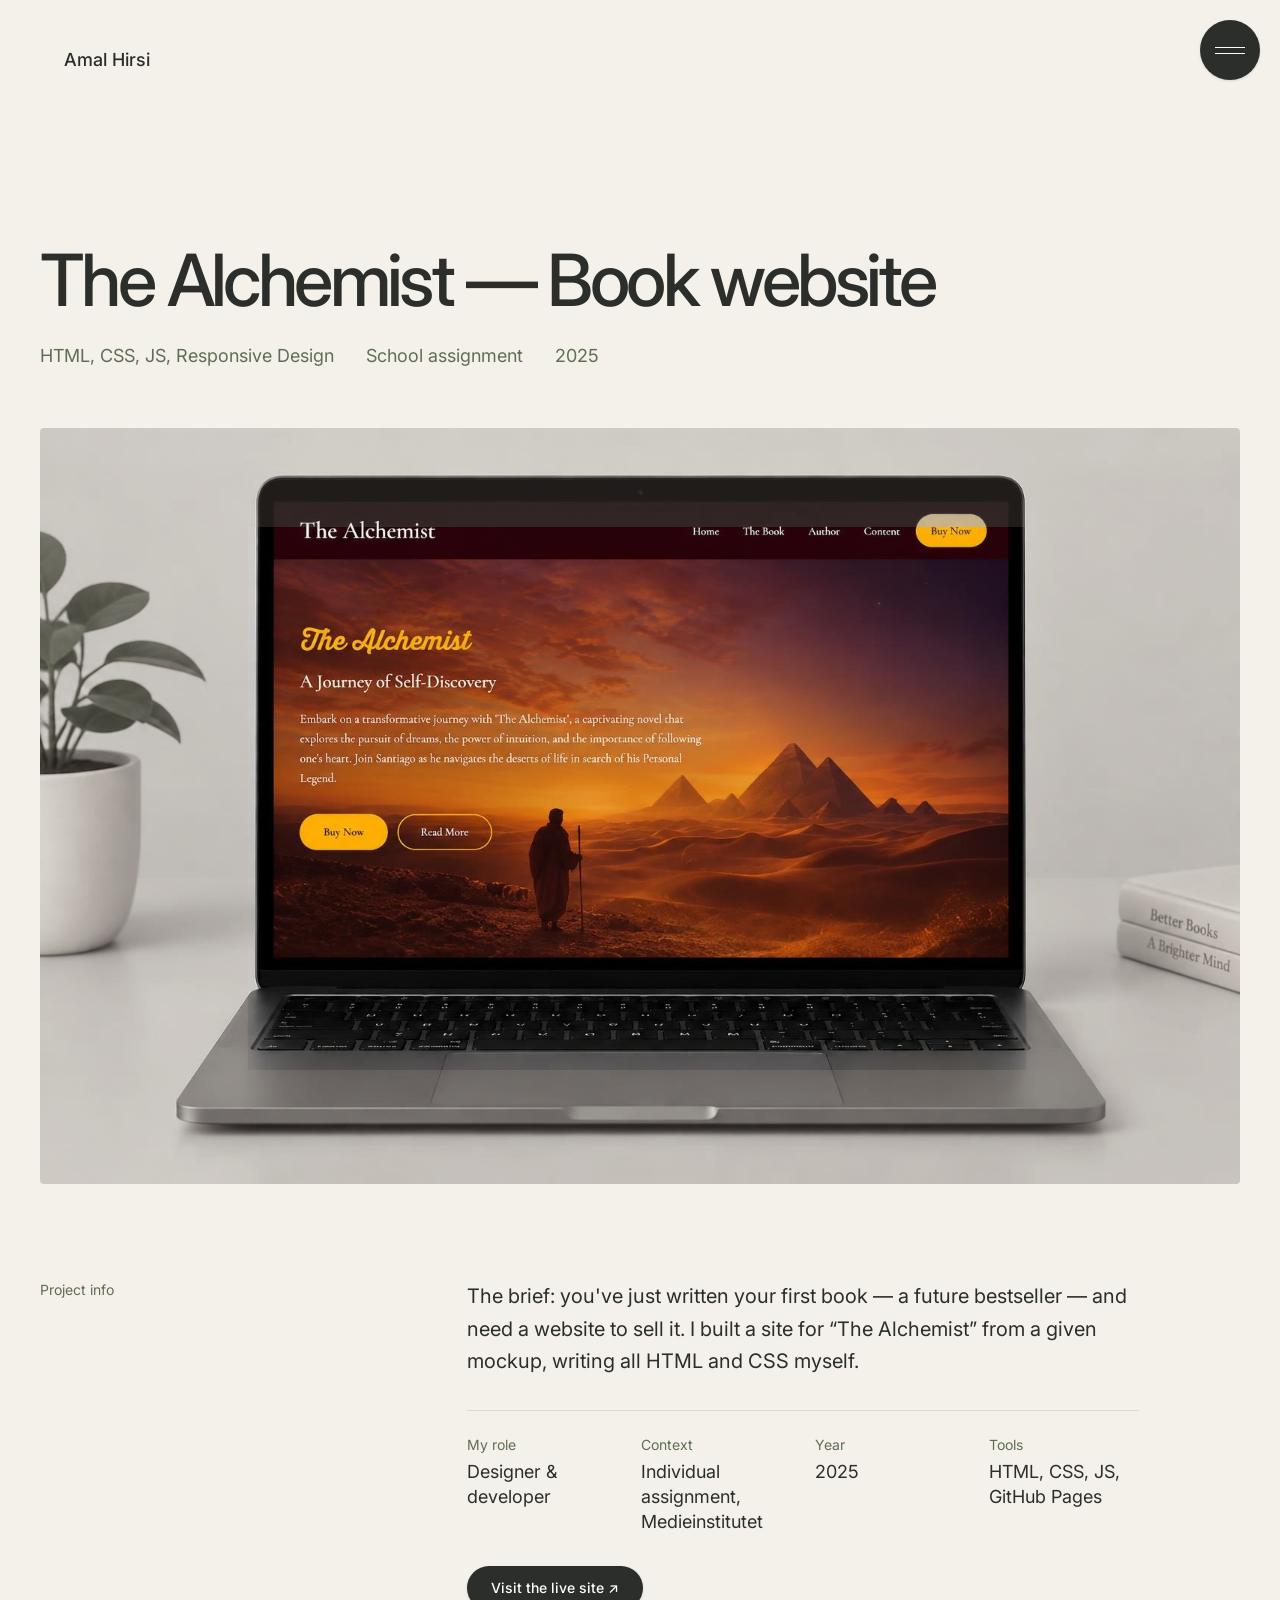
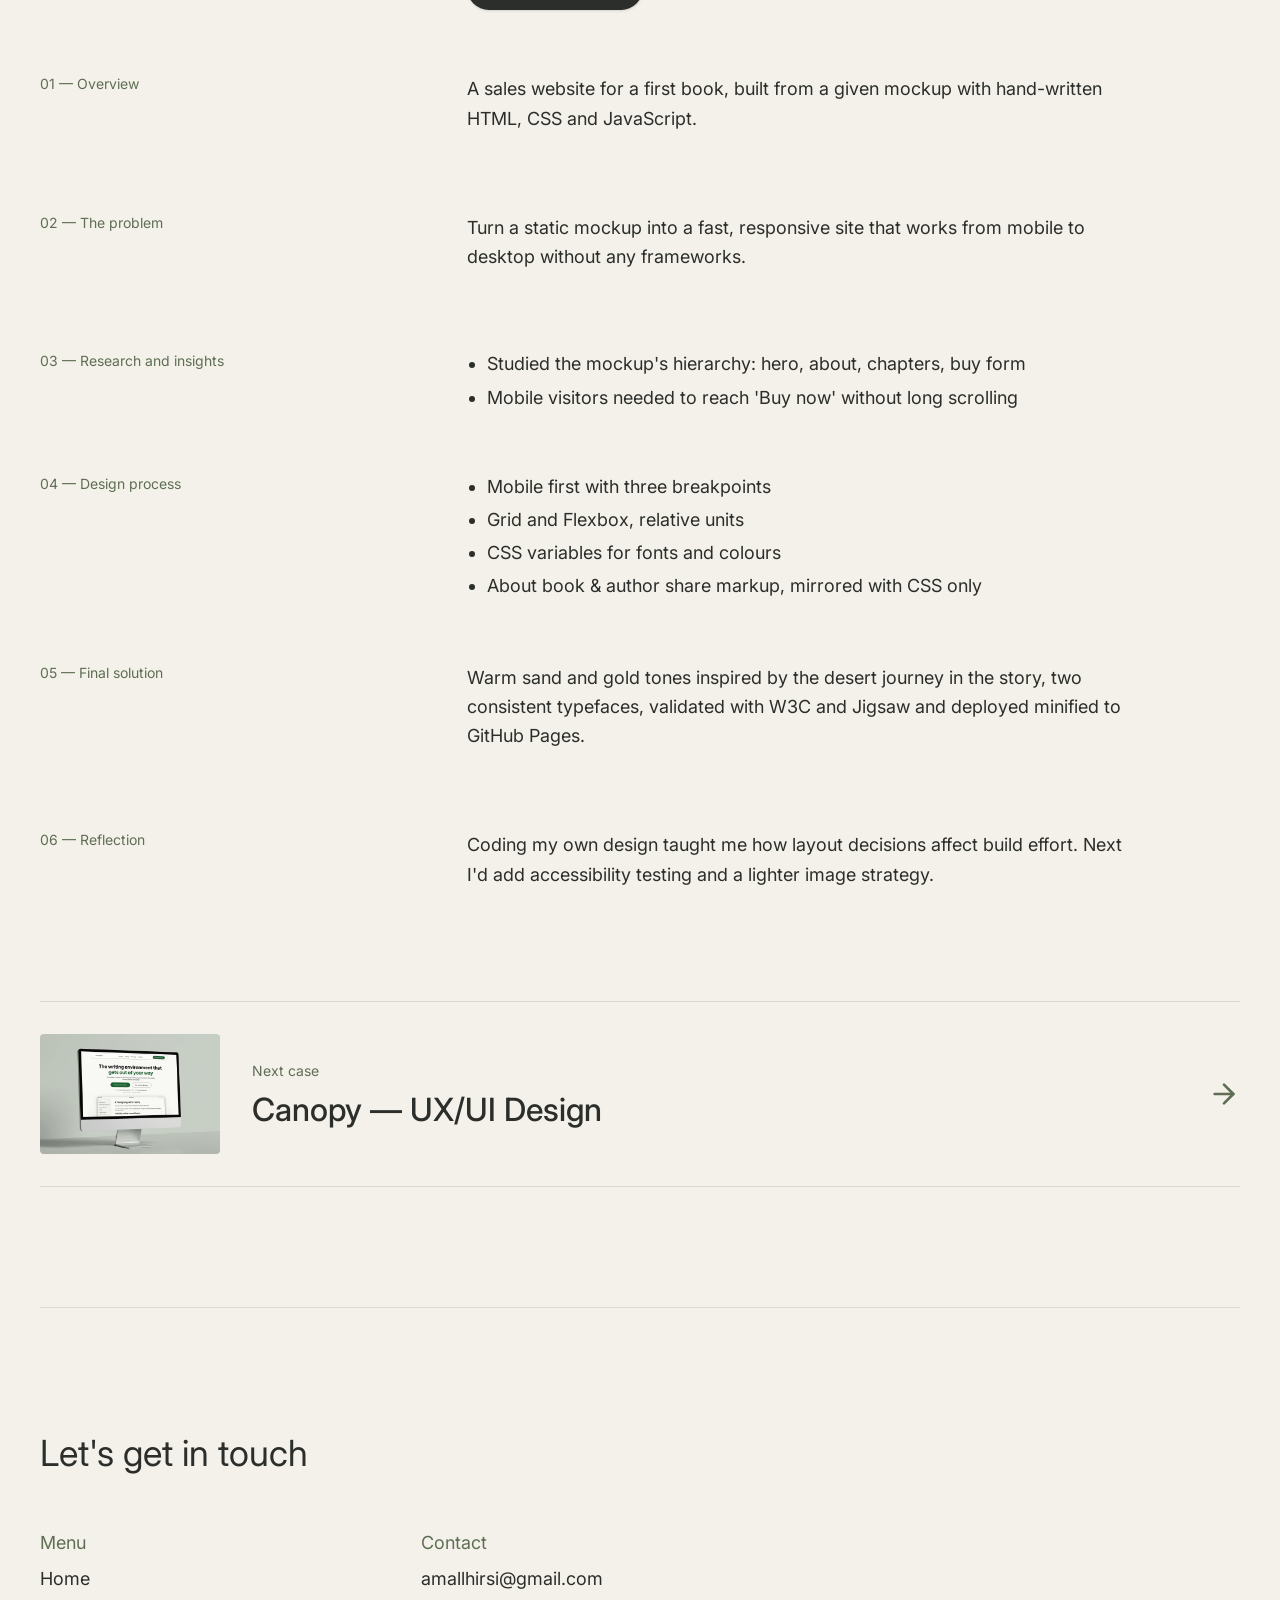
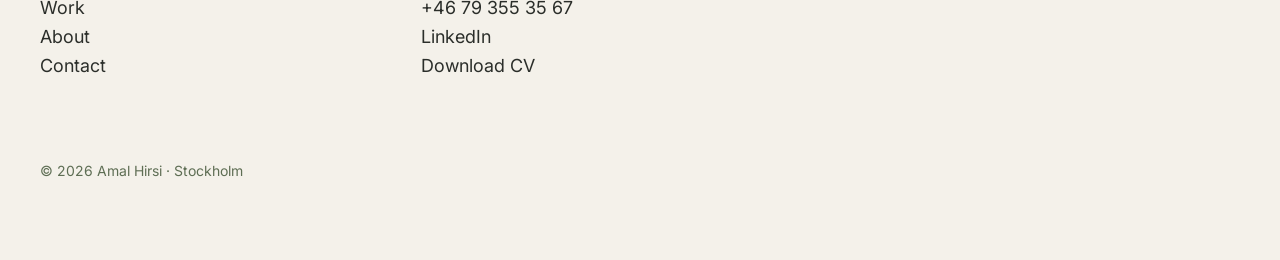
<file: boksidan.html>
<!DOCTYPE html><html lang="en" data-tsd-source="/src/routes/__root.tsx:104:5"><head data-tsd-source="/src/routes/__root.tsx:105:7"><meta charset="utf-8"><meta name="viewport" content="width=device-width, initial-scale=1"><title>The Alchemist — Book website — Amal Hirsi</title><meta name="author" content="Amal Hirsi"><meta name="description" content="A mobile-first, hand-coded site with no frameworks"><meta property="og:title" content="The Alchemist — Book website — Amal Hirsi"><meta property="og:description" content="A mobile-first, hand-coded site with no frameworks"><meta property="og:type" content="article"><meta name="twitter:card" content="summary_large_image"><link rel="icon" href="assets/35a63c-favicon.ico" type="image/x-icon"><link rel="preconnect" href="https://fonts.googleapis.com"><link rel="stylesheet" href="https://fonts.googleapis.com/css2?family=Inter:wght@400;500;600;700&display=swap"><link rel="stylesheet" href="styles.css"></head><body data-tsd-source="/src/routes/__root.tsx:108:7"><a class="skip-link" href="#main" data-tsd-source="/src/routes/__root.tsx:138:2">Skip to content</a><header class="site-header" data-tsd-source="/src/routes/__root.tsx:138:59"><a class="brand" data-tsd-source="/src/routes/__root.tsx:138:91" href="index.html">Amal Hirsi</a></header><button class="inline-flex items-center justify-center gap-2 whitespace-nowrap text-sm font-medium cursor-pointer transition-colors focus-visible:outline-none focus-visible:ring-1 focus-visible:ring-ring disabled:pointer-events-none disabled:opacity-50 disabled:cursor-not-allowed [&amp;_svg]:pointer-events-none [&amp;_svg]:size-4 [&amp;_svg]:shrink-0 bg-primary text-primary-foreground shadow hover:bg-primary/90 px-4 py-2 menu-toggle rounded-full size-[60px]" aria-label="Open menu" aria-expanded="false" aria-controls="menu" data-tsd-source="/src/routes/__root.tsx:139:2"><span data-tsd-source="/src/routes/__root.tsx:139:189"></span><span data-tsd-source="/src/routes/__root.tsx:139:197"></span></button><div class="menu-overlay" aria-hidden="true" data-tsd-source="/src/routes/__root.tsx:140:2"></div><aside class="menu" id="menu" aria-hidden="true" inert="" aria-label="Site menu" data-tsd-source="/src/routes/__root.tsx:141:2"><nav aria-label="Main" data-tsd-source="/src/routes/__root.tsx:141:107"><a data-tsd-source="/src/routes/__root.tsx:141:159" href="index.html">Home</a><a data-tsd-source="/src/routes/__root.tsx:141:183" class="active" href="work.html" data-status="active" aria-current="page">Work</a><a data-tsd-source="/src/routes/__root.tsx:141:211" href="about.html">About</a><a href="mailto:amallhirsi@gmail.com" data-tsd-source="/src/routes/__root.tsx:141:241">Contact</a></nav><div class="menu-contact" data-tsd-source="/src/routes/__root.tsx:141:294"><p data-tsd-source="/src/routes/__root.tsx:141:324">Contact</p><a href="mailto:amallhirsi@gmail.com" data-tsd-source="/src/routes/__root.tsx:141:338">amallhirsi@gmail.com</a><a href="tel:+46793553567" data-tsd-source="/src/routes/__root.tsx:141:393">+46 79 355 35 67</a><a href="https://www.linkedin.com/in/amal-hirsi-2b50b239a/" target="_blank" rel="noopener noreferrer" data-tsd-source="/src/routes/__root.tsx:141:440">LinkedIn</a><a href="assets/9d40c1-Amal-Hirsi-CV.pdf" target="_blank" rel="noopener noreferrer" data-tsd-source="/src/routes/__root.tsx:141:521">Download CV</a></div></aside><main id="main" data-tsd-source="/src/routes/__root.tsx:142:2"><!--$--><article data-tsd-source="/src/routes/work.$slug.tsx:41:5"><section class="page-container page-heading" data-tsd-source="/src/routes/work.$slug.tsx:42:7"><h1 class="text-4xl font-medium tracking-tighter md:text-7xl" data-tsd-source="/src/routes/work.$slug.tsx:43:9">The Alchemist — Book website</h1><ul class="mt-6 flex flex-wrap gap-x-8 gap-y-1 text-muted-foreground" data-tsd-source="/src/routes/work.$slug.tsx:44:9"><li data-tsd-source="/src/routes/work.$slug.tsx:45:11">HTML, CSS, JS, Responsive Design</li><li data-tsd-source="/src/routes/work.$slug.tsx:45:28">School assignment</li><li data-tsd-source="/src/routes/work.$slug.tsx:45:48">2025</li></ul></section><div class="page-container" data-tsd-source="/src/routes/work.$slug.tsx:48:7"><img src="assets/f91960-boksidan-editorial.jpg" alt="Laptop showing a warm desert-toned website selling The Alchemist." width="1600" height="1008" class="w-full rounded object-cover" data-tsd-source="/src/routes/work.$slug.tsx:49:9"></div><div class="page-container grid gap-y-16 py-24" data-tsd-source="/src/routes/work.$slug.tsx:52:7"><section class="grid gap-4 md:grid-cols-[1fr_2fr] md:gap-10" data-tsd-source="/src/routes/work.$slug.tsx:109:5"><h2 class="text-sm text-muted-foreground" data-tsd-source="/src/routes/work.$slug.tsx:110:7">Project info</h2><div class="max-w-2xl" data-tsd-source="/src/routes/work.$slug.tsx:111:7"><p class="text-xl leading-relaxed" data-tsd-source="/src/routes/work.$slug.tsx:54:32">The brief: you've just written your first book — a future bestseller — and need a website to sell it. I built a site for “The Alchemist” from a given mockup, writing all HTML and CSS myself.</p><dl class="mt-8 grid grid-cols-2 gap-6 border-t pt-6 md:grid-cols-4" data-tsd-source="/src/routes/work.$slug.tsx:56:13"><div data-tsd-source="/src/routes/work.$slug.tsx:58:17"><dt class="text-sm text-muted-foreground" data-tsd-source="/src/routes/work.$slug.tsx:58:33">My role</dt><dd class="mt-1" data-tsd-source="/src/routes/work.$slug.tsx:58:90">Designer &amp; developer</dd></div><div data-tsd-source="/src/routes/work.$slug.tsx:58:17"><dt class="text-sm text-muted-foreground" data-tsd-source="/src/routes/work.$slug.tsx:58:33">Context</dt><dd class="mt-1" data-tsd-source="/src/routes/work.$slug.tsx:58:90">Individual assignment, Medieinstitutet</dd></div><div data-tsd-source="/src/routes/work.$slug.tsx:58:17"><dt class="text-sm text-muted-foreground" data-tsd-source="/src/routes/work.$slug.tsx:58:33">Year</dt><dd class="mt-1" data-tsd-source="/src/routes/work.$slug.tsx:58:90">2025</dd></div><div data-tsd-source="/src/routes/work.$slug.tsx:58:17"><dt class="text-sm text-muted-foreground" data-tsd-source="/src/routes/work.$slug.tsx:58:33">Tools</dt><dd class="mt-1" data-tsd-source="/src/routes/work.$slug.tsx:58:90">HTML, CSS, JS, GitHub Pages</dd></div></dl><div class="mt-8 flex flex-wrap gap-4" data-tsd-source="/src/routes/work.$slug.tsx:63:13"><a href="https://amaljacob662-create.github.io/Amal-Hirsi-Boksidan/" target="_blank" rel="noopener noreferrer" data-tsd-source="/src/routes/work.$slug.tsx:65:88" class="inline-flex items-center justify-center gap-2 whitespace-nowrap text-sm font-medium cursor-pointer transition-colors focus-visible:outline-none focus-visible:ring-1 focus-visible:ring-ring disabled:pointer-events-none disabled:opacity-50 disabled:cursor-not-allowed [&amp;_svg]:pointer-events-none [&amp;_svg]:size-4 [&amp;_svg]:shrink-0 bg-primary text-primary-foreground shadow hover:bg-primary/90 h-auto rounded-full px-6 py-3">Visit the live site<!-- --> ↗</a></div></div></section><section class="grid gap-4 md:grid-cols-[1fr_2fr] md:gap-10" data-tsd-source="/src/routes/work.$slug.tsx:109:5"><h2 class="text-sm text-muted-foreground" data-tsd-source="/src/routes/work.$slug.tsx:110:7">01 — Overview</h2><div class="max-w-2xl" data-tsd-source="/src/routes/work.$slug.tsx:111:7"><p class="mb-4 leading-relaxed" data-tsd-source="/src/routes/work.$slug.tsx:83:39">A sales website for a first book, built from a given mockup with hand-written HTML, CSS and JavaScript.</p></div></section><section class="grid gap-4 md:grid-cols-[1fr_2fr] md:gap-10" data-tsd-source="/src/routes/work.$slug.tsx:109:5"><h2 class="text-sm text-muted-foreground" data-tsd-source="/src/routes/work.$slug.tsx:110:7">02 — The problem</h2><div class="max-w-2xl" data-tsd-source="/src/routes/work.$slug.tsx:111:7"><p class="mb-4 leading-relaxed" data-tsd-source="/src/routes/work.$slug.tsx:83:39">Turn a static mockup into a fast, responsive site that works from mobile to desktop without any frameworks.</p></div></section><section class="grid gap-4 md:grid-cols-[1fr_2fr] md:gap-10" data-tsd-source="/src/routes/work.$slug.tsx:109:5"><h2 class="text-sm text-muted-foreground" data-tsd-source="/src/routes/work.$slug.tsx:110:7">03 — Research and insights</h2><div class="max-w-2xl" data-tsd-source="/src/routes/work.$slug.tsx:111:7"><ul class="list-disc space-y-2 pl-5" data-tsd-source="/src/routes/work.$slug.tsx:84:27"><li data-tsd-source="/src/routes/work.$slug.tsx:84:90">Studied the mockup's hierarchy: hero, about, chapters, buy form</li><li data-tsd-source="/src/routes/work.$slug.tsx:84:90">Mobile visitors needed to reach 'Buy now' without long scrolling</li></ul></div></section><section class="grid gap-4 md:grid-cols-[1fr_2fr] md:gap-10" data-tsd-source="/src/routes/work.$slug.tsx:109:5"><h2 class="text-sm text-muted-foreground" data-tsd-source="/src/routes/work.$slug.tsx:110:7">04 — Design process</h2><div class="max-w-2xl" data-tsd-source="/src/routes/work.$slug.tsx:111:7"><ul class="list-disc space-y-2 pl-5" data-tsd-source="/src/routes/work.$slug.tsx:84:27"><li data-tsd-source="/src/routes/work.$slug.tsx:84:90">Mobile first with three breakpoints</li><li data-tsd-source="/src/routes/work.$slug.tsx:84:90">Grid and Flexbox, relative units</li><li data-tsd-source="/src/routes/work.$slug.tsx:84:90">CSS variables for fonts and colours</li><li data-tsd-source="/src/routes/work.$slug.tsx:84:90">About book &amp; author share markup, mirrored with CSS only</li></ul></div></section><section class="grid gap-4 md:grid-cols-[1fr_2fr] md:gap-10" data-tsd-source="/src/routes/work.$slug.tsx:109:5"><h2 class="text-sm text-muted-foreground" data-tsd-source="/src/routes/work.$slug.tsx:110:7">05 — Final solution</h2><div class="max-w-2xl" data-tsd-source="/src/routes/work.$slug.tsx:111:7"><p class="mb-4 leading-relaxed" data-tsd-source="/src/routes/work.$slug.tsx:83:39">Warm sand and gold tones inspired by the desert journey in the story, two consistent typefaces, validated with W3C and Jigsaw and deployed minified to GitHub Pages.</p></div></section><section class="grid gap-4 md:grid-cols-[1fr_2fr] md:gap-10" data-tsd-source="/src/routes/work.$slug.tsx:109:5"><h2 class="text-sm text-muted-foreground" data-tsd-source="/src/routes/work.$slug.tsx:110:7">06 — Reflection</h2><div class="max-w-2xl" data-tsd-source="/src/routes/work.$slug.tsx:111:7"><p class="mb-4 leading-relaxed" data-tsd-source="/src/routes/work.$slug.tsx:83:39">Coding my own design taught me how layout decisions affect build effort. Next I'd add accessibility testing and a lighter image strategy.</p></div></section></div><a class="next-project page-container group" data-tsd-source="/src/routes/work.$slug.tsx:95:7" href="canopy.html"><img src="assets/ab8006-canopy-cover.png" alt="" loading="lazy" class="next-project-image" data-tsd-source="/src/routes/work.$slug.tsx:96:9"><div class="next-project-copy" data-tsd-source="/src/routes/work.$slug.tsx:97:9"><span class="text-sm text-muted-foreground" data-tsd-source="/src/routes/work.$slug.tsx:98:11">Next case</span><span class="next-project-title" data-tsd-source="/src/routes/work.$slug.tsx:99:11">Canopy — UX/UI Design</span></div><svg xmlns="http://www.w3.org/2000/svg" width="24" height="24" viewBox="0 0 24 24" fill="none" stroke="currentColor" stroke-width="2" stroke-linecap="round" stroke-linejoin="round" class="lucide lucide-arrow-right next-project-arrow" aria-hidden="true" data-tsd-source="/src/routes/work.$slug.tsx:101:9"><path d="M5 12h14"></path><path d="m12 5 7 7-7 7"></path></svg></a></article><!--/$--></main><footer class="site-footer" id="contact" data-tsd-source="/src/routes/__root.tsx:143:2"><hr data-tsd-source="/src/routes/__root.tsx:143:47"><h2 data-tsd-source="/src/routes/__root.tsx:143:53">Let's get in touch</h2><div class="footer-cols" data-tsd-source="/src/routes/__root.tsx:143:80"><div data-tsd-source="/src/routes/__root.tsx:143:109"><p data-tsd-source="/src/routes/__root.tsx:143:114">Menu</p><a data-tsd-source="/src/routes/__root.tsx:143:125" href="index.html">Home</a><a data-tsd-source="/src/routes/__root.tsx:143:149" class="active" href="work.html" data-status="active" aria-current="page">Work</a><a data-tsd-source="/src/routes/__root.tsx:143:177" href="about.html">About</a><a href="mailto:amallhirsi@gmail.com" data-tsd-source="/src/routes/__root.tsx:143:207">Contact</a></div><div data-tsd-source="/src/routes/__root.tsx:143:260"><p data-tsd-source="/src/routes/__root.tsx:143:265">Contact</p><a href="mailto:amallhirsi@gmail.com" data-tsd-source="/src/routes/__root.tsx:143:279">amallhirsi@gmail.com</a><a href="tel:+46793553567" data-tsd-source="/src/routes/__root.tsx:143:334">+46 79 355 35 67</a><a href="https://www.linkedin.com/in/amal-hirsi-2b50b239a/" target="_blank" rel="noopener noreferrer" data-tsd-source="/src/routes/__root.tsx:143:381">LinkedIn</a><a href="assets/9d40c1-Amal-Hirsi-CV.pdf" target="_blank" rel="noopener noreferrer" data-tsd-source="/src/routes/__root.tsx:143:462">Download CV</a></div></div><p class="footer-bottom" data-tsd-source="/src/routes/__root.tsx:143:552">© 2026 Amal Hirsi · Stockholm</p></footer><script>document.addEventListener('DOMContentLoaded',function(){var t=document.querySelector('.menu-toggle'),m=document.getElementById('menu'),o=document.querySelector('.menu-overlay');if(!t||!m)return;function s(v){document.body.classList.toggle('menu-open',v);t.setAttribute('aria-expanded',v);t.setAttribute('aria-label',v?'Close menu':'Open menu');m.setAttribute('aria-hidden',!v);if(v)m.removeAttribute('inert');else m.setAttribute('inert','');}t.addEventListener('click',function(){s(!document.body.classList.contains('menu-open'))});o&&o.addEventListener('click',function(){s(false)});document.addEventListener('keydown',function(e){if(e.key==='Escape')s(false)});});</script></body></html>
</file>
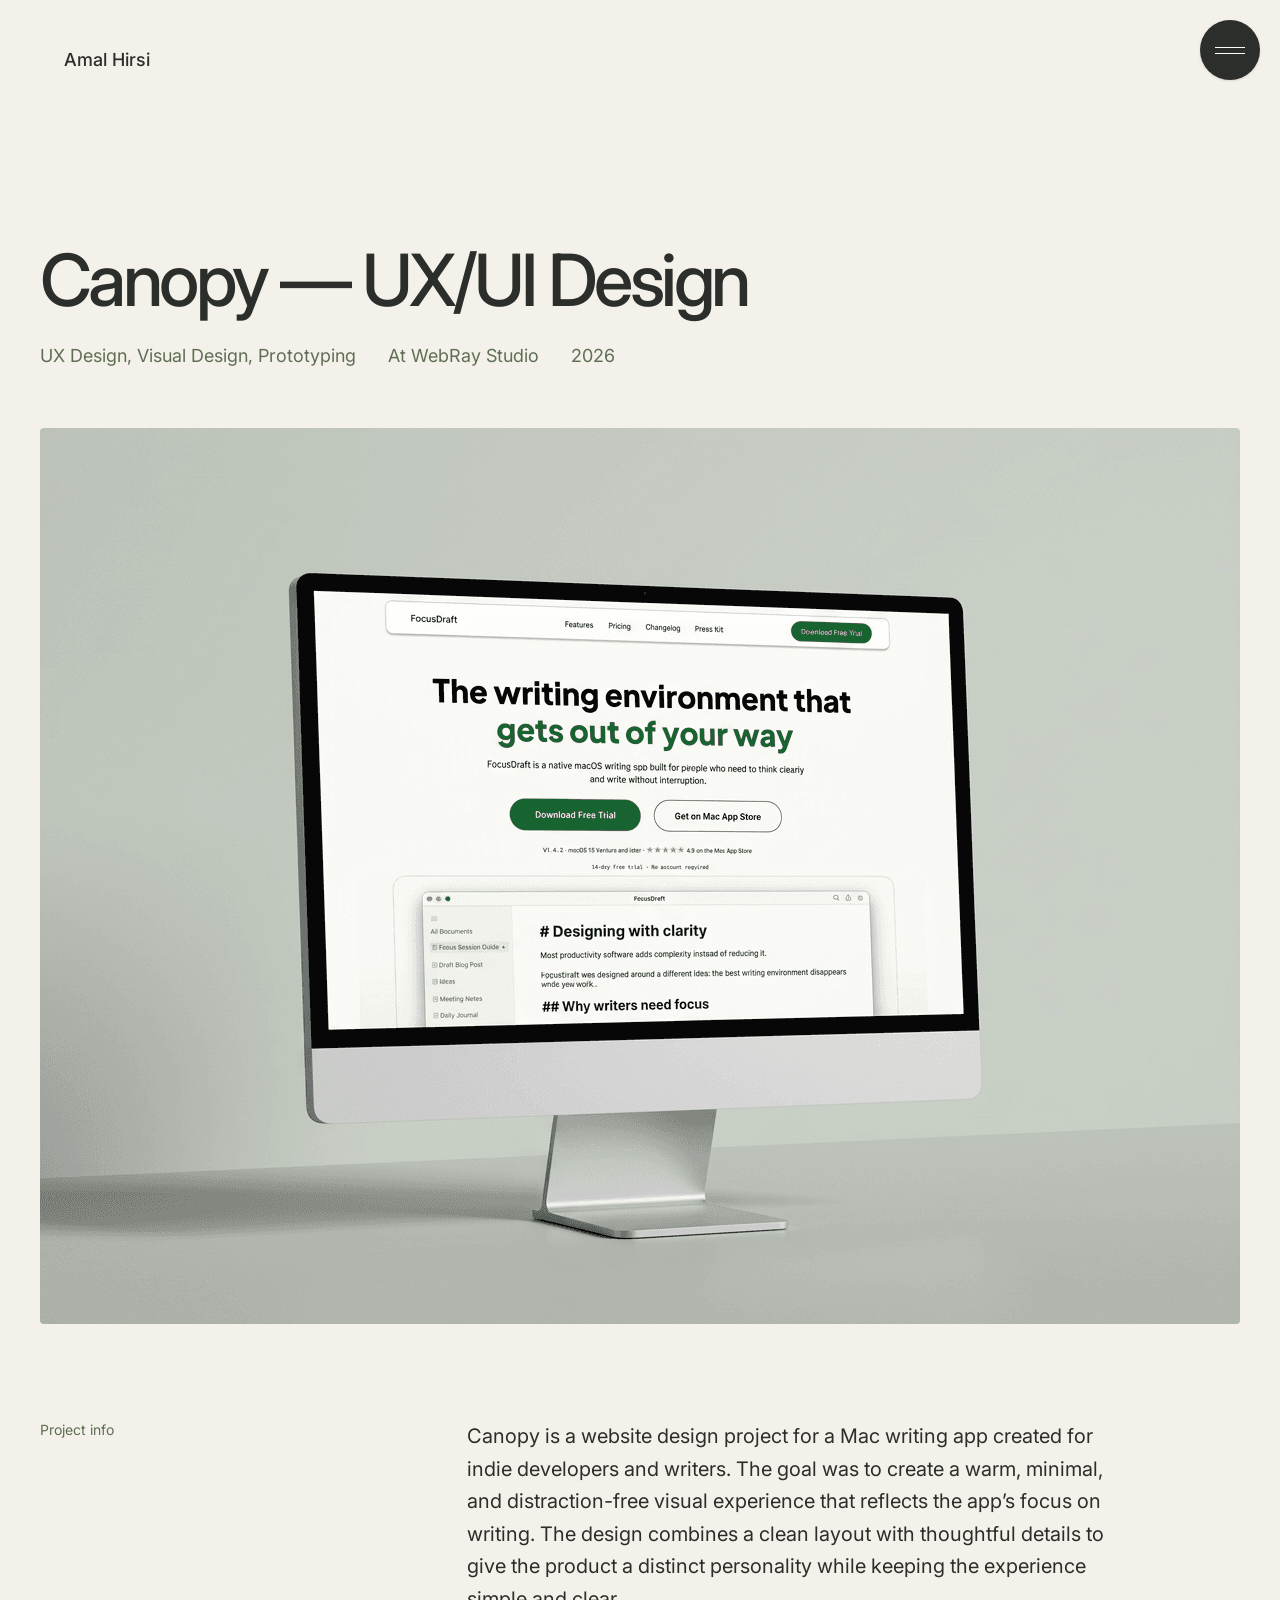
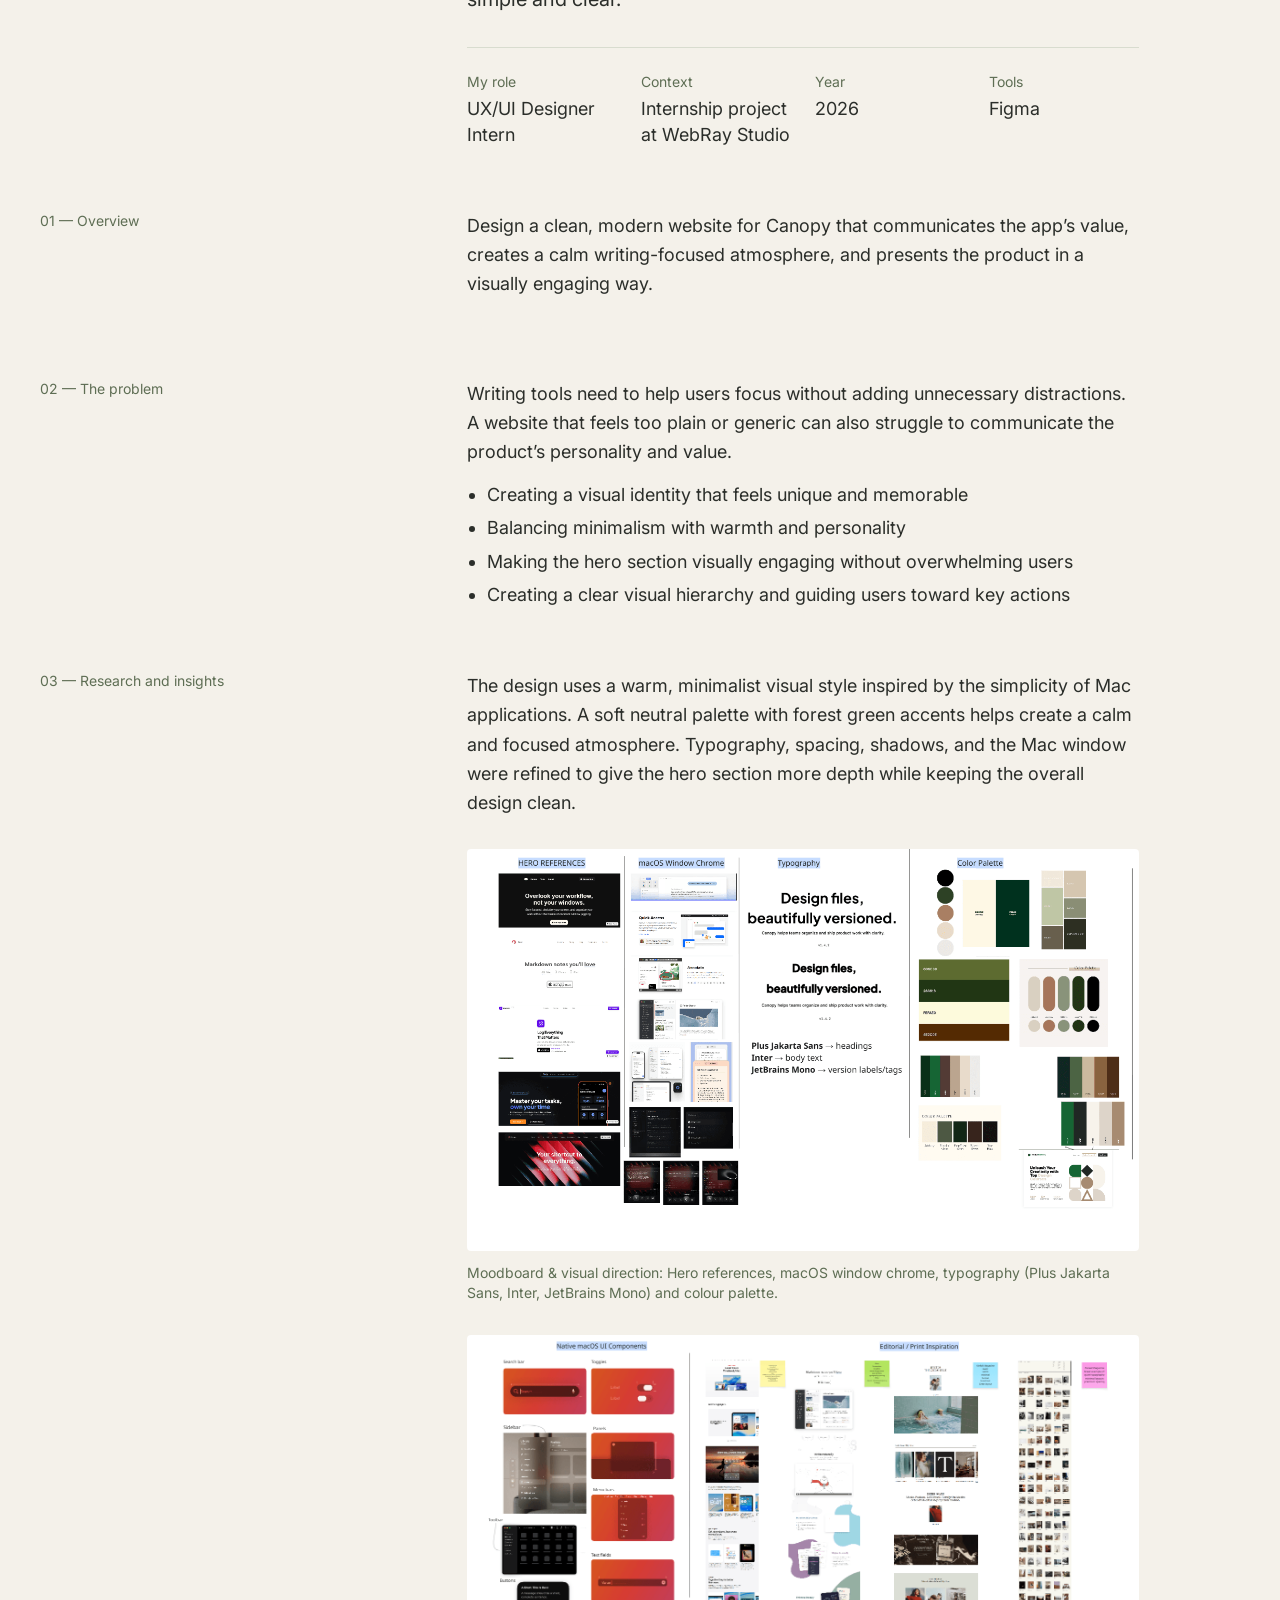
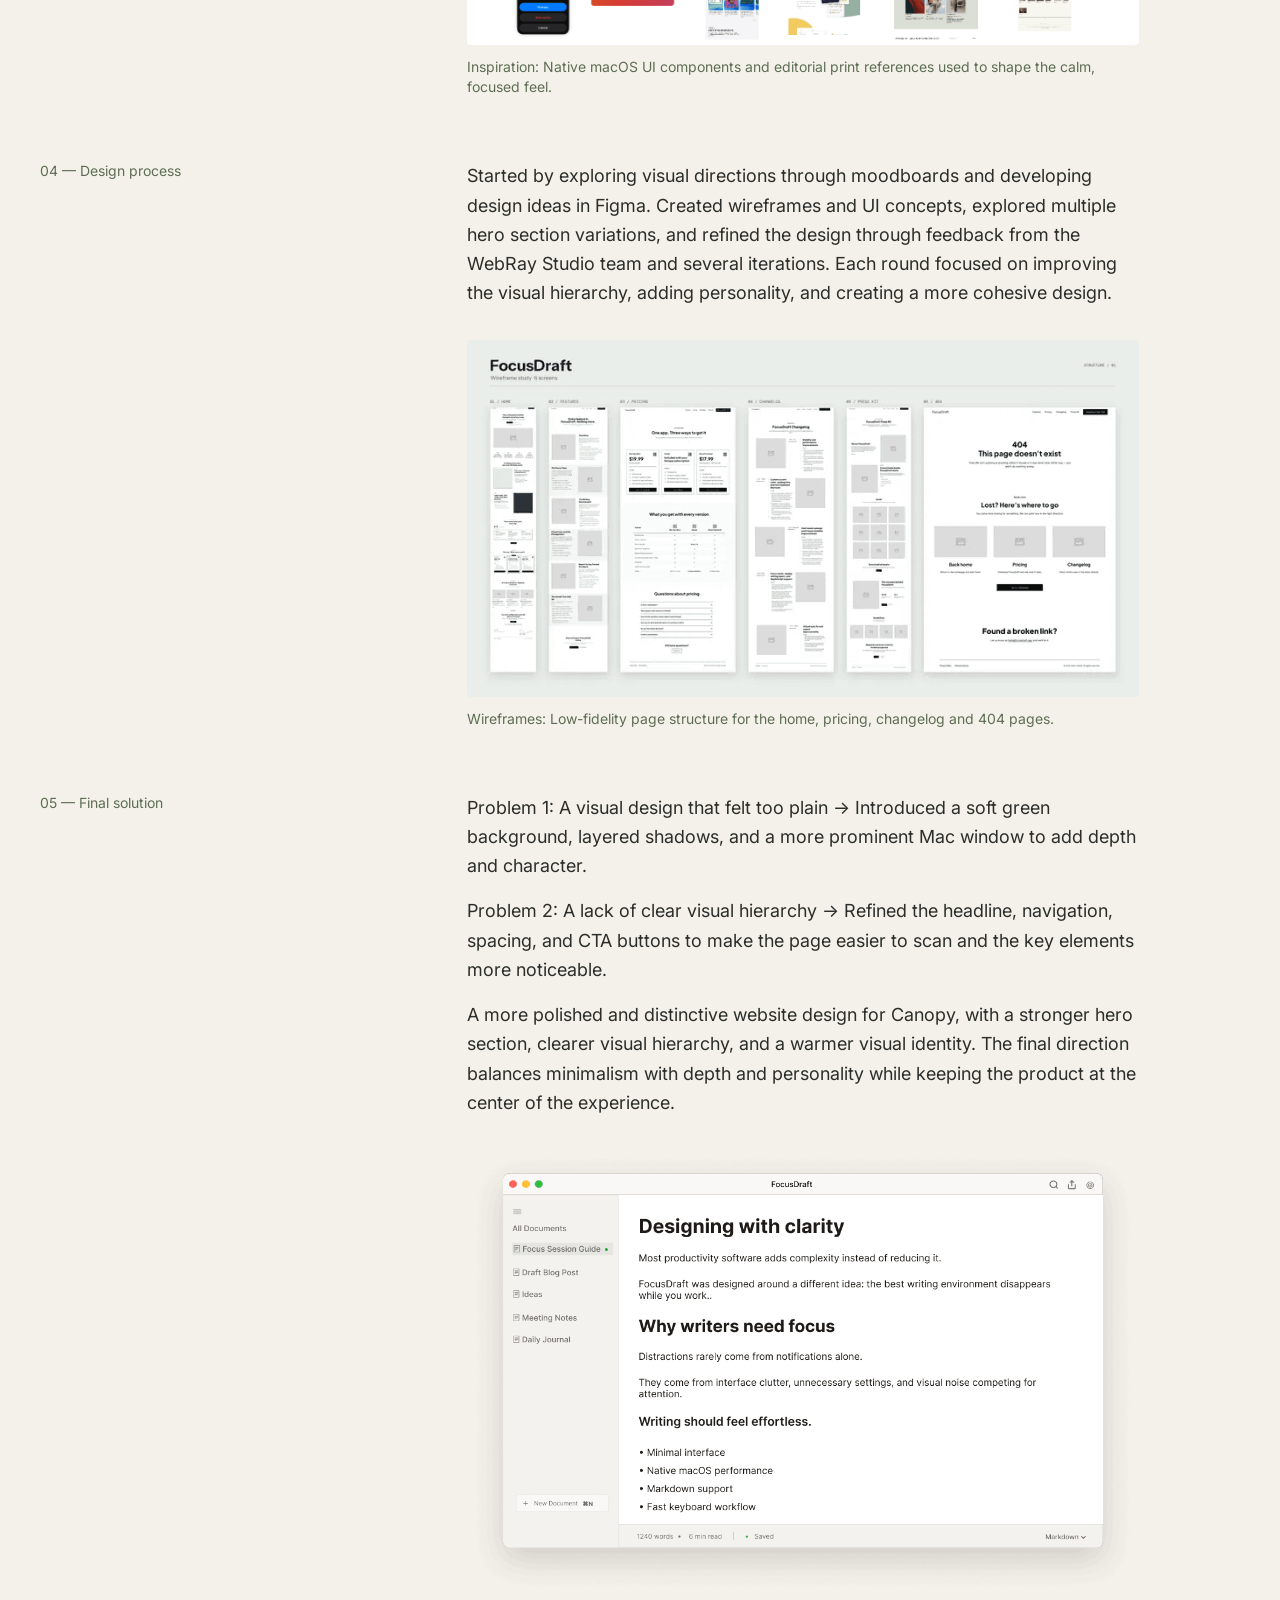
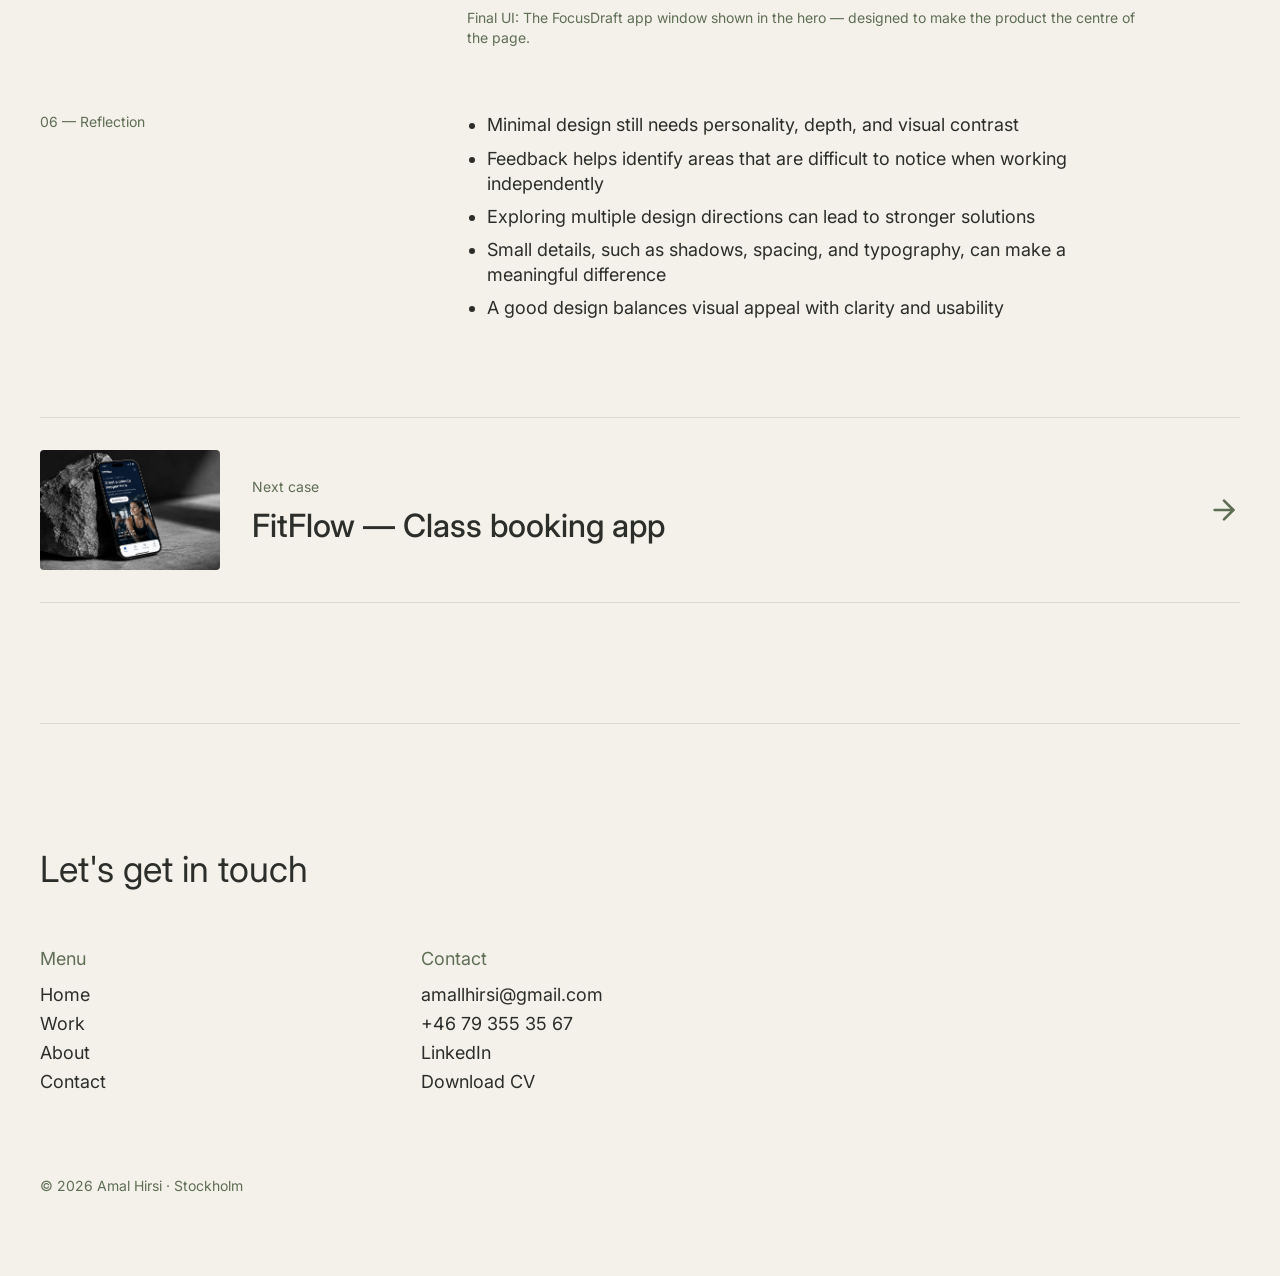
<file: canopy.html>
<!DOCTYPE html><html lang="en" data-tsd-source="/src/routes/__root.tsx:104:5"><head data-tsd-source="/src/routes/__root.tsx:105:7"><meta charset="utf-8"><meta name="viewport" content="width=device-width, initial-scale=1"><title>Canopy — UX/UI Design — Amal Hirsi</title><meta name="author" content="Amal Hirsi"><meta name="description" content="From mood board to final UI, independently, at WebRay Studio"><meta property="og:title" content="Canopy — UX/UI Design — Amal Hirsi"><meta property="og:description" content="From mood board to final UI, independently, at WebRay Studio"><meta property="og:type" content="article"><meta name="twitter:card" content="summary_large_image"><link rel="icon" href="assets/35a63c-favicon.ico" type="image/x-icon"><link rel="preconnect" href="https://fonts.googleapis.com"><link rel="stylesheet" href="https://fonts.googleapis.com/css2?family=Inter:wght@400;500;600;700&display=swap"><link rel="stylesheet" href="styles.css"></head><body data-tsd-source="/src/routes/__root.tsx:108:7"><a class="skip-link" href="#main" data-tsd-source="/src/routes/__root.tsx:138:2">Skip to content</a><header class="site-header" data-tsd-source="/src/routes/__root.tsx:138:59"><a class="brand" data-tsd-source="/src/routes/__root.tsx:138:91" href="index.html">Amal Hirsi</a></header><button class="inline-flex items-center justify-center gap-2 whitespace-nowrap text-sm font-medium cursor-pointer transition-colors focus-visible:outline-none focus-visible:ring-1 focus-visible:ring-ring disabled:pointer-events-none disabled:opacity-50 disabled:cursor-not-allowed [&amp;_svg]:pointer-events-none [&amp;_svg]:size-4 [&amp;_svg]:shrink-0 bg-primary text-primary-foreground shadow hover:bg-primary/90 px-4 py-2 menu-toggle rounded-full size-[60px]" aria-label="Open menu" aria-expanded="false" aria-controls="menu" data-tsd-source="/src/routes/__root.tsx:139:2"><span data-tsd-source="/src/routes/__root.tsx:139:189"></span><span data-tsd-source="/src/routes/__root.tsx:139:197"></span></button><div class="menu-overlay" aria-hidden="true" data-tsd-source="/src/routes/__root.tsx:140:2"></div><aside class="menu" id="menu" aria-hidden="true" inert="" aria-label="Site menu" data-tsd-source="/src/routes/__root.tsx:141:2"><nav aria-label="Main" data-tsd-source="/src/routes/__root.tsx:141:107"><a data-tsd-source="/src/routes/__root.tsx:141:159" href="index.html">Home</a><a data-tsd-source="/src/routes/__root.tsx:141:183" class="active" href="work.html" data-status="active" aria-current="page">Work</a><a data-tsd-source="/src/routes/__root.tsx:141:211" href="about.html">About</a><a href="mailto:amallhirsi@gmail.com" data-tsd-source="/src/routes/__root.tsx:141:241">Contact</a></nav><div class="menu-contact" data-tsd-source="/src/routes/__root.tsx:141:294"><p data-tsd-source="/src/routes/__root.tsx:141:324">Contact</p><a href="mailto:amallhirsi@gmail.com" data-tsd-source="/src/routes/__root.tsx:141:338">amallhirsi@gmail.com</a><a href="tel:+46793553567" data-tsd-source="/src/routes/__root.tsx:141:393">+46 79 355 35 67</a><a href="https://www.linkedin.com/in/amal-hirsi-2b50b239a/" target="_blank" rel="noopener noreferrer" data-tsd-source="/src/routes/__root.tsx:141:440">LinkedIn</a><a href="assets/9d40c1-Amal-Hirsi-CV.pdf" target="_blank" rel="noopener noreferrer" data-tsd-source="/src/routes/__root.tsx:141:521">Download CV</a></div></aside><main id="main" data-tsd-source="/src/routes/__root.tsx:142:2"><!--$--><article data-tsd-source="/src/routes/work.$slug.tsx:41:5"><section class="page-container page-heading" data-tsd-source="/src/routes/work.$slug.tsx:42:7"><h1 class="text-4xl font-medium tracking-tighter md:text-7xl" data-tsd-source="/src/routes/work.$slug.tsx:43:9">Canopy — UX/UI Design</h1><ul class="mt-6 flex flex-wrap gap-x-8 gap-y-1 text-muted-foreground" data-tsd-source="/src/routes/work.$slug.tsx:44:9"><li data-tsd-source="/src/routes/work.$slug.tsx:45:11">UX Design, Visual Design, Prototyping</li><li data-tsd-source="/src/routes/work.$slug.tsx:45:28">At WebRay Studio</li><li data-tsd-source="/src/routes/work.$slug.tsx:45:48">2026</li></ul></section><div class="page-container" data-tsd-source="/src/routes/work.$slug.tsx:48:7"><img src="assets/ab8006-canopy-cover.png" alt="Canopy website hero shown on an iMac with green call-to-action buttons." width="1600" height="1008" class="w-full rounded object-cover" data-tsd-source="/src/routes/work.$slug.tsx:49:9"></div><div class="page-container grid gap-y-16 py-24" data-tsd-source="/src/routes/work.$slug.tsx:52:7"><section class="grid gap-4 md:grid-cols-[1fr_2fr] md:gap-10" data-tsd-source="/src/routes/work.$slug.tsx:109:5"><h2 class="text-sm text-muted-foreground" data-tsd-source="/src/routes/work.$slug.tsx:110:7">Project info</h2><div class="max-w-2xl" data-tsd-source="/src/routes/work.$slug.tsx:111:7"><p class="text-xl leading-relaxed" data-tsd-source="/src/routes/work.$slug.tsx:54:32">Canopy is a website design project for a Mac writing app created for indie developers and writers. The goal was to create a warm, minimal, and distraction-free visual experience that reflects the app’s focus on writing. The design combines a clean layout with thoughtful details to give the product a distinct personality while keeping the experience simple and clear.</p><dl class="mt-8 grid grid-cols-2 gap-6 border-t pt-6 md:grid-cols-4" data-tsd-source="/src/routes/work.$slug.tsx:56:13"><div data-tsd-source="/src/routes/work.$slug.tsx:58:17"><dt class="text-sm text-muted-foreground" data-tsd-source="/src/routes/work.$slug.tsx:58:33">My role</dt><dd class="mt-1" data-tsd-source="/src/routes/work.$slug.tsx:58:90">UX/UI Designer Intern</dd></div><div data-tsd-source="/src/routes/work.$slug.tsx:58:17"><dt class="text-sm text-muted-foreground" data-tsd-source="/src/routes/work.$slug.tsx:58:33">Context</dt><dd class="mt-1" data-tsd-source="/src/routes/work.$slug.tsx:58:90">Internship project at WebRay Studio</dd></div><div data-tsd-source="/src/routes/work.$slug.tsx:58:17"><dt class="text-sm text-muted-foreground" data-tsd-source="/src/routes/work.$slug.tsx:58:33">Year</dt><dd class="mt-1" data-tsd-source="/src/routes/work.$slug.tsx:58:90">2026</dd></div><div data-tsd-source="/src/routes/work.$slug.tsx:58:17"><dt class="text-sm text-muted-foreground" data-tsd-source="/src/routes/work.$slug.tsx:58:33">Tools</dt><dd class="mt-1" data-tsd-source="/src/routes/work.$slug.tsx:58:90">Figma</dd></div></dl></div></section><section class="grid gap-4 md:grid-cols-[1fr_2fr] md:gap-10" data-tsd-source="/src/routes/work.$slug.tsx:109:5"><h2 class="text-sm text-muted-foreground" data-tsd-source="/src/routes/work.$slug.tsx:110:7">01 — Overview</h2><div class="max-w-2xl" data-tsd-source="/src/routes/work.$slug.tsx:111:7"><p class="mb-4 leading-relaxed" data-tsd-source="/src/routes/work.$slug.tsx:83:39">Design a clean, modern website for Canopy that communicates the app’s value, creates a calm writing-focused atmosphere, and presents the product in a visually engaging way.</p></div></section><section class="grid gap-4 md:grid-cols-[1fr_2fr] md:gap-10" data-tsd-source="/src/routes/work.$slug.tsx:109:5"><h2 class="text-sm text-muted-foreground" data-tsd-source="/src/routes/work.$slug.tsx:110:7">02 — The problem</h2><div class="max-w-2xl" data-tsd-source="/src/routes/work.$slug.tsx:111:7"><p class="mb-4 leading-relaxed" data-tsd-source="/src/routes/work.$slug.tsx:83:39">Writing tools need to help users focus without adding unnecessary distractions. A website that feels too plain or generic can also struggle to communicate the product’s personality and value.</p><ul class="list-disc space-y-2 pl-5" data-tsd-source="/src/routes/work.$slug.tsx:84:27"><li data-tsd-source="/src/routes/work.$slug.tsx:84:90">Creating a visual identity that feels unique and memorable</li><li data-tsd-source="/src/routes/work.$slug.tsx:84:90">Balancing minimalism with warmth and personality</li><li data-tsd-source="/src/routes/work.$slug.tsx:84:90">Making the hero section visually engaging without overwhelming users</li><li data-tsd-source="/src/routes/work.$slug.tsx:84:90">Creating a clear visual hierarchy and guiding users toward key actions</li></ul></div></section><section class="grid gap-4 md:grid-cols-[1fr_2fr] md:gap-10" data-tsd-source="/src/routes/work.$slug.tsx:109:5"><h2 class="text-sm text-muted-foreground" data-tsd-source="/src/routes/work.$slug.tsx:110:7">03 — Research and insights</h2><div class="max-w-2xl" data-tsd-source="/src/routes/work.$slug.tsx:111:7"><p class="mb-4 leading-relaxed" data-tsd-source="/src/routes/work.$slug.tsx:83:39">The design uses a warm, minimalist visual style inspired by the simplicity of Mac applications. A soft neutral palette with forest green accents helps create a calm and focused atmosphere. Typography, spacing, shadows, and the Mac window were refined to give the hero section more depth while keeping the overall design clean.</p><figure class="mt-8" data-tsd-source="/src/routes/work.$slug.tsx:86:15"><img src="assets/27ebce-canopy-2.png" alt="Moodboard &amp; visual direction: Hero references, macOS window chrome, typography (Plus Jakarta Sans, Inter, JetBrains Mono) and colour palette." loading="lazy" class="h-auto w-full rounded" data-tsd-source="/src/routes/work.$slug.tsx:87:17"><figcaption class="mt-3 text-sm text-muted-foreground" data-tsd-source="/src/routes/work.$slug.tsx:88:17">Moodboard &amp; visual direction: Hero references, macOS window chrome, typography (Plus Jakarta Sans, Inter, JetBrains Mono) and colour palette.</figcaption></figure><figure class="mt-8" data-tsd-source="/src/routes/work.$slug.tsx:86:15"><img src="assets/da33d3-canopy-3.png" alt="Inspiration: Native macOS UI components and editorial print references used to shape the calm, focused feel." loading="lazy" class="h-auto w-full rounded" data-tsd-source="/src/routes/work.$slug.tsx:87:17"><figcaption class="mt-3 text-sm text-muted-foreground" data-tsd-source="/src/routes/work.$slug.tsx:88:17">Inspiration: Native macOS UI components and editorial print references used to shape the calm, focused feel.</figcaption></figure></div></section><section class="grid gap-4 md:grid-cols-[1fr_2fr] md:gap-10" data-tsd-source="/src/routes/work.$slug.tsx:109:5"><h2 class="text-sm text-muted-foreground" data-tsd-source="/src/routes/work.$slug.tsx:110:7">04 — Design process</h2><div class="max-w-2xl" data-tsd-source="/src/routes/work.$slug.tsx:111:7"><p class="mb-4 leading-relaxed" data-tsd-source="/src/routes/work.$slug.tsx:83:39">Started by exploring visual directions through moodboards and developing design ideas in Figma. Created wireframes and UI concepts, explored multiple hero section variations, and refined the design through feedback from the WebRay Studio team and several iterations. Each round focused on improving the visual hierarchy, adding personality, and creating a more cohesive design.</p><figure class="mt-8" data-tsd-source="/src/routes/work.$slug.tsx:86:15"><img src="assets/cfd522-canopy-1.png" alt="Wireframes: Low-fidelity page structure for the home, pricing, changelog and 404 pages." loading="lazy" class="h-auto w-full rounded" data-tsd-source="/src/routes/work.$slug.tsx:87:17"><figcaption class="mt-3 text-sm text-muted-foreground" data-tsd-source="/src/routes/work.$slug.tsx:88:17">Wireframes: Low-fidelity page structure for the home, pricing, changelog and 404 pages.</figcaption></figure></div></section><section class="grid gap-4 md:grid-cols-[1fr_2fr] md:gap-10" data-tsd-source="/src/routes/work.$slug.tsx:109:5"><h2 class="text-sm text-muted-foreground" data-tsd-source="/src/routes/work.$slug.tsx:110:7">05 — Final solution</h2><div class="max-w-2xl" data-tsd-source="/src/routes/work.$slug.tsx:111:7"><p class="mb-4 leading-relaxed" data-tsd-source="/src/routes/work.$slug.tsx:83:39">Problem 1: A visual design that felt too plain → Introduced a soft green background, layered shadows, and a more prominent Mac window to add depth and character.</p><p class="mb-4 leading-relaxed" data-tsd-source="/src/routes/work.$slug.tsx:83:39">Problem 2: A lack of clear visual hierarchy → Refined the headline, navigation, spacing, and CTA buttons to make the page easier to scan and the key elements more noticeable.</p><p class="mb-4 leading-relaxed" data-tsd-source="/src/routes/work.$slug.tsx:83:39">A more polished and distinctive website design for Canopy, with a stronger hero section, clearer visual hierarchy, and a warmer visual identity. The final direction balances minimalism with depth and personality while keeping the product at the center of the experience.</p><figure class="mt-8" data-tsd-source="/src/routes/work.$slug.tsx:86:15"><img src="assets/f345ff-canopy-4.png" alt="Final UI: The FocusDraft app window shown in the hero — designed to make the product the centre of the page." loading="lazy" class="h-auto w-full rounded" data-tsd-source="/src/routes/work.$slug.tsx:87:17"><figcaption class="mt-3 text-sm text-muted-foreground" data-tsd-source="/src/routes/work.$slug.tsx:88:17">Final UI: The FocusDraft app window shown in the hero — designed to make the product the centre of the page.</figcaption></figure></div></section><section class="grid gap-4 md:grid-cols-[1fr_2fr] md:gap-10" data-tsd-source="/src/routes/work.$slug.tsx:109:5"><h2 class="text-sm text-muted-foreground" data-tsd-source="/src/routes/work.$slug.tsx:110:7">06 — Reflection</h2><div class="max-w-2xl" data-tsd-source="/src/routes/work.$slug.tsx:111:7"><ul class="list-disc space-y-2 pl-5" data-tsd-source="/src/routes/work.$slug.tsx:84:27"><li data-tsd-source="/src/routes/work.$slug.tsx:84:90">Minimal design still needs personality, depth, and visual contrast</li><li data-tsd-source="/src/routes/work.$slug.tsx:84:90">Feedback helps identify areas that are difficult to notice when working independently</li><li data-tsd-source="/src/routes/work.$slug.tsx:84:90">Exploring multiple design directions can lead to stronger solutions</li><li data-tsd-source="/src/routes/work.$slug.tsx:84:90">Small details, such as shadows, spacing, and typography, can make a meaningful difference</li><li data-tsd-source="/src/routes/work.$slug.tsx:84:90">A good design balances visual appeal with clarity and usability</li></ul></div></section></div><a class="next-project page-container group" data-tsd-source="/src/routes/work.$slug.tsx:95:7" href="fitflow-class-booking.html"><img src="assets/a4de70-fitflow-phone-cover.jpg" alt="" loading="lazy" class="next-project-image" data-tsd-source="/src/routes/work.$slug.tsx:96:9"><div class="next-project-copy" data-tsd-source="/src/routes/work.$slug.tsx:97:9"><span class="text-sm text-muted-foreground" data-tsd-source="/src/routes/work.$slug.tsx:98:11">Next case</span><span class="next-project-title" data-tsd-source="/src/routes/work.$slug.tsx:99:11">FitFlow — Class booking app</span></div><svg xmlns="http://www.w3.org/2000/svg" width="24" height="24" viewBox="0 0 24 24" fill="none" stroke="currentColor" stroke-width="2" stroke-linecap="round" stroke-linejoin="round" class="lucide lucide-arrow-right next-project-arrow" aria-hidden="true" data-tsd-source="/src/routes/work.$slug.tsx:101:9"><path d="M5 12h14"></path><path d="m12 5 7 7-7 7"></path></svg></a></article><!--/$--></main><footer class="site-footer" id="contact" data-tsd-source="/src/routes/__root.tsx:143:2"><hr data-tsd-source="/src/routes/__root.tsx:143:47"><h2 data-tsd-source="/src/routes/__root.tsx:143:53">Let's get in touch</h2><div class="footer-cols" data-tsd-source="/src/routes/__root.tsx:143:80"><div data-tsd-source="/src/routes/__root.tsx:143:109"><p data-tsd-source="/src/routes/__root.tsx:143:114">Menu</p><a data-tsd-source="/src/routes/__root.tsx:143:125" href="index.html">Home</a><a data-tsd-source="/src/routes/__root.tsx:143:149" class="active" href="work.html" data-status="active" aria-current="page">Work</a><a data-tsd-source="/src/routes/__root.tsx:143:177" href="about.html">About</a><a href="mailto:amallhirsi@gmail.com" data-tsd-source="/src/routes/__root.tsx:143:207">Contact</a></div><div data-tsd-source="/src/routes/__root.tsx:143:260"><p data-tsd-source="/src/routes/__root.tsx:143:265">Contact</p><a href="mailto:amallhirsi@gmail.com" data-tsd-source="/src/routes/__root.tsx:143:279">amallhirsi@gmail.com</a><a href="tel:+46793553567" data-tsd-source="/src/routes/__root.tsx:143:334">+46 79 355 35 67</a><a href="https://www.linkedin.com/in/amal-hirsi-2b50b239a/" target="_blank" rel="noopener noreferrer" data-tsd-source="/src/routes/__root.tsx:143:381">LinkedIn</a><a href="assets/9d40c1-Amal-Hirsi-CV.pdf" target="_blank" rel="noopener noreferrer" data-tsd-source="/src/routes/__root.tsx:143:462">Download CV</a></div></div><p class="footer-bottom" data-tsd-source="/src/routes/__root.tsx:143:552">© 2026 Amal Hirsi · Stockholm</p></footer><script>document.addEventListener('DOMContentLoaded',function(){var t=document.querySelector('.menu-toggle'),m=document.getElementById('menu'),o=document.querySelector('.menu-overlay');if(!t||!m)return;function s(v){document.body.classList.toggle('menu-open',v);t.setAttribute('aria-expanded',v);t.setAttribute('aria-label',v?'Close menu':'Open menu');m.setAttribute('aria-hidden',!v);if(v)m.removeAttribute('inert');else m.setAttribute('inert','');}t.addEventListener('click',function(){s(!document.body.classList.contains('menu-open'))});o&&o.addEventListener('click',function(){s(false)});document.addEventListener('keydown',function(e){if(e.key==='Escape')s(false)});});</script></body></html>
</file>
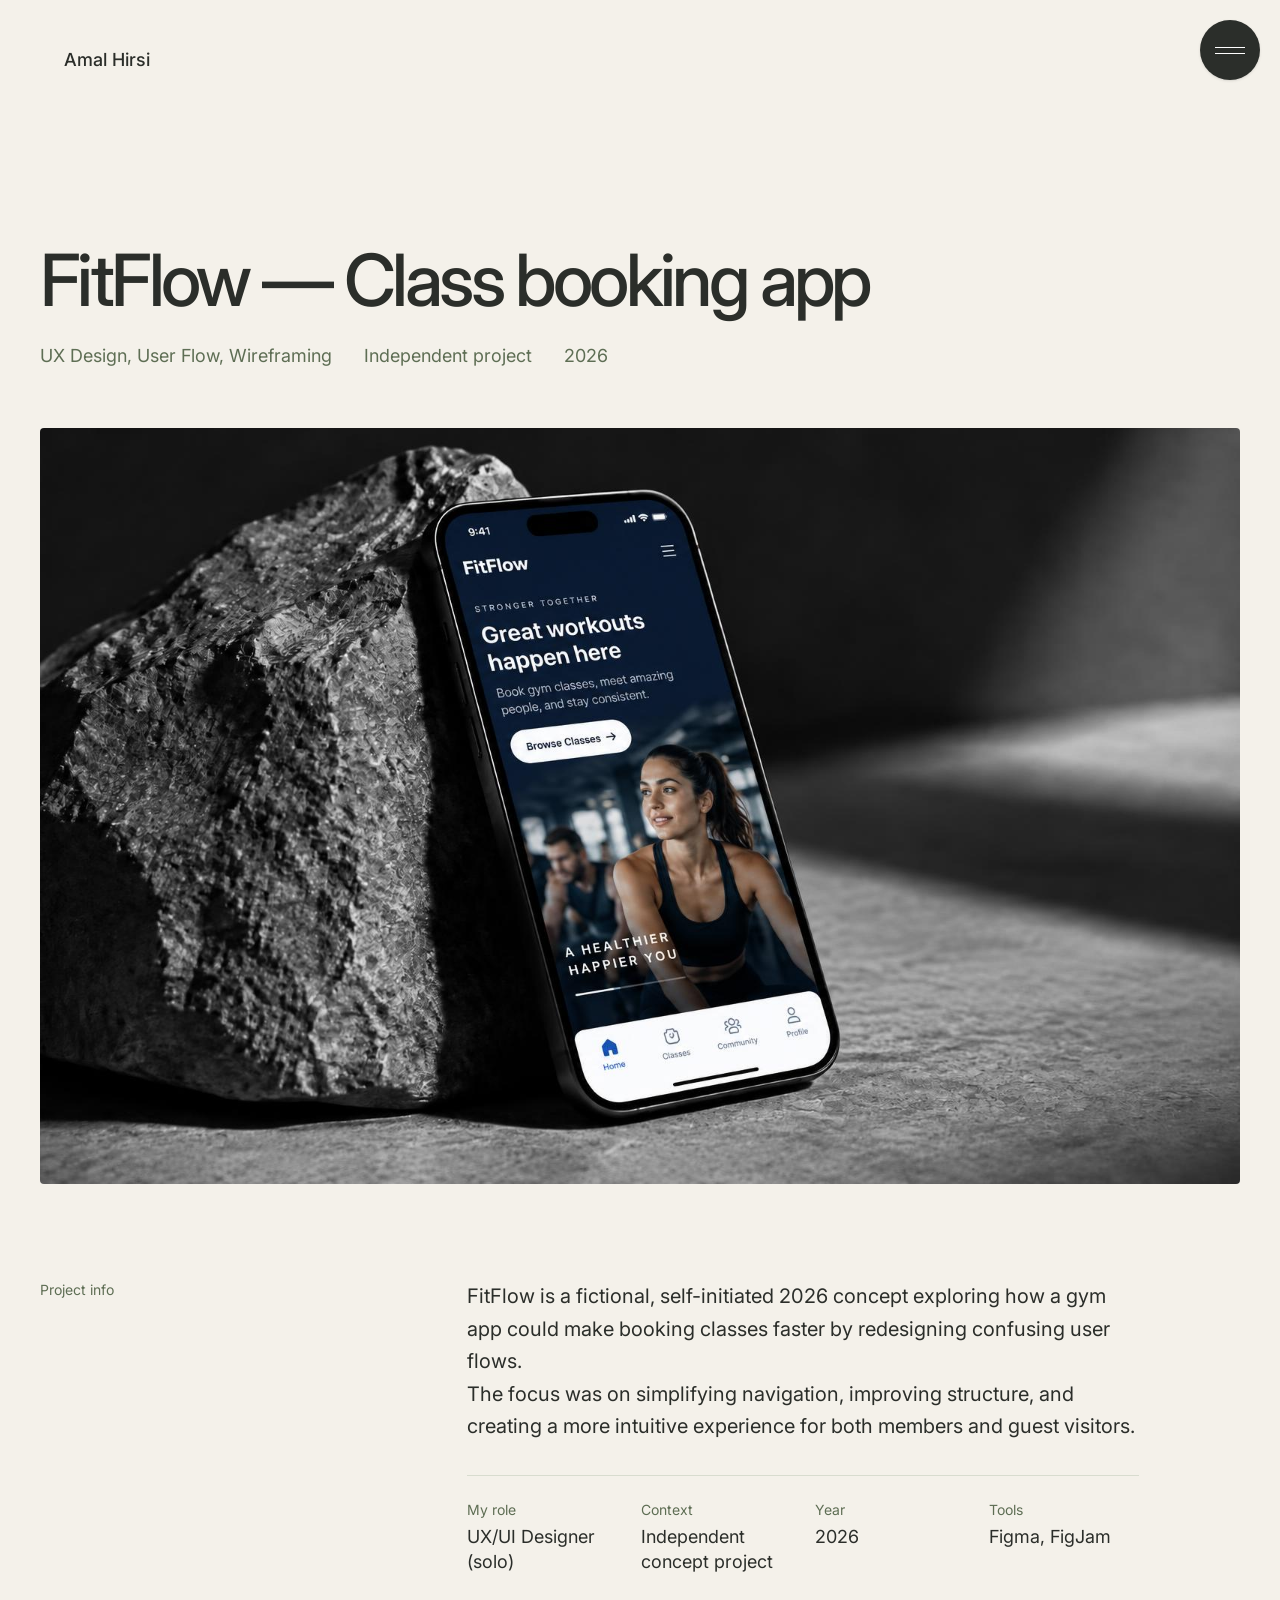
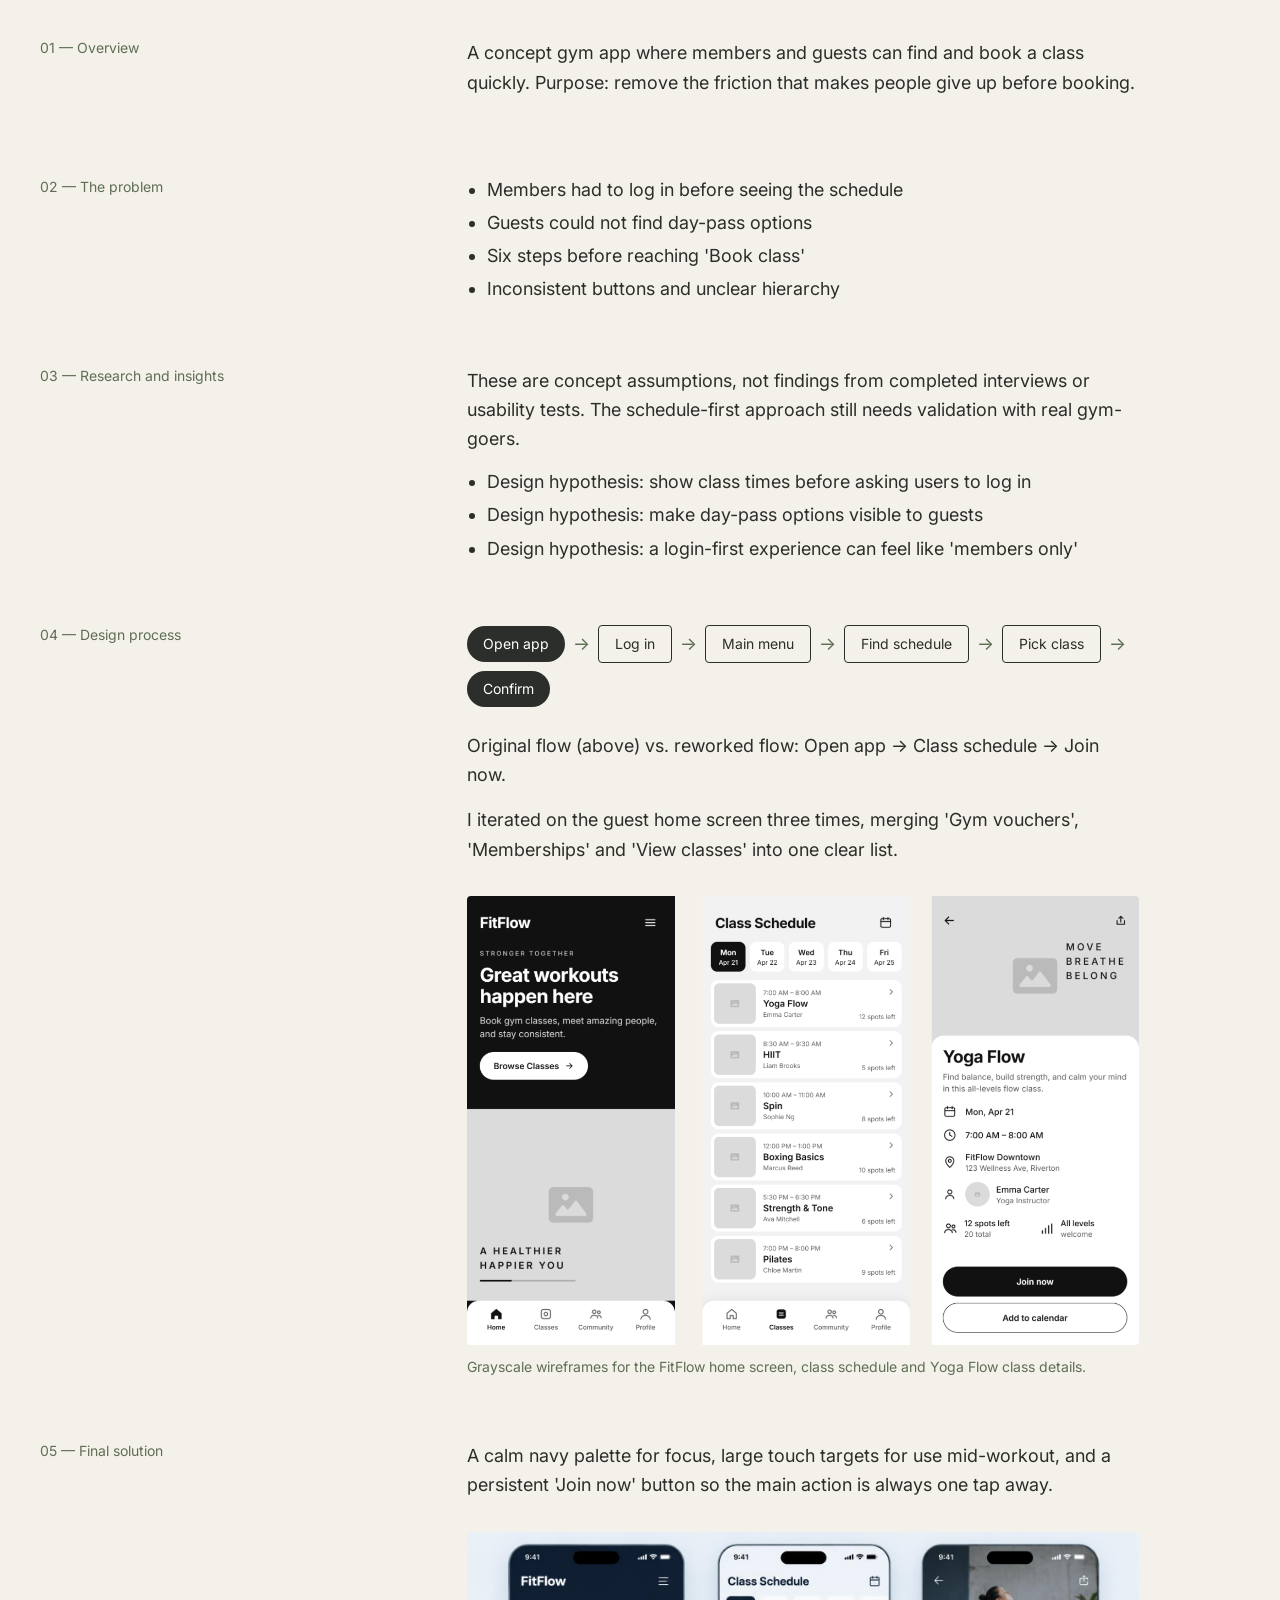
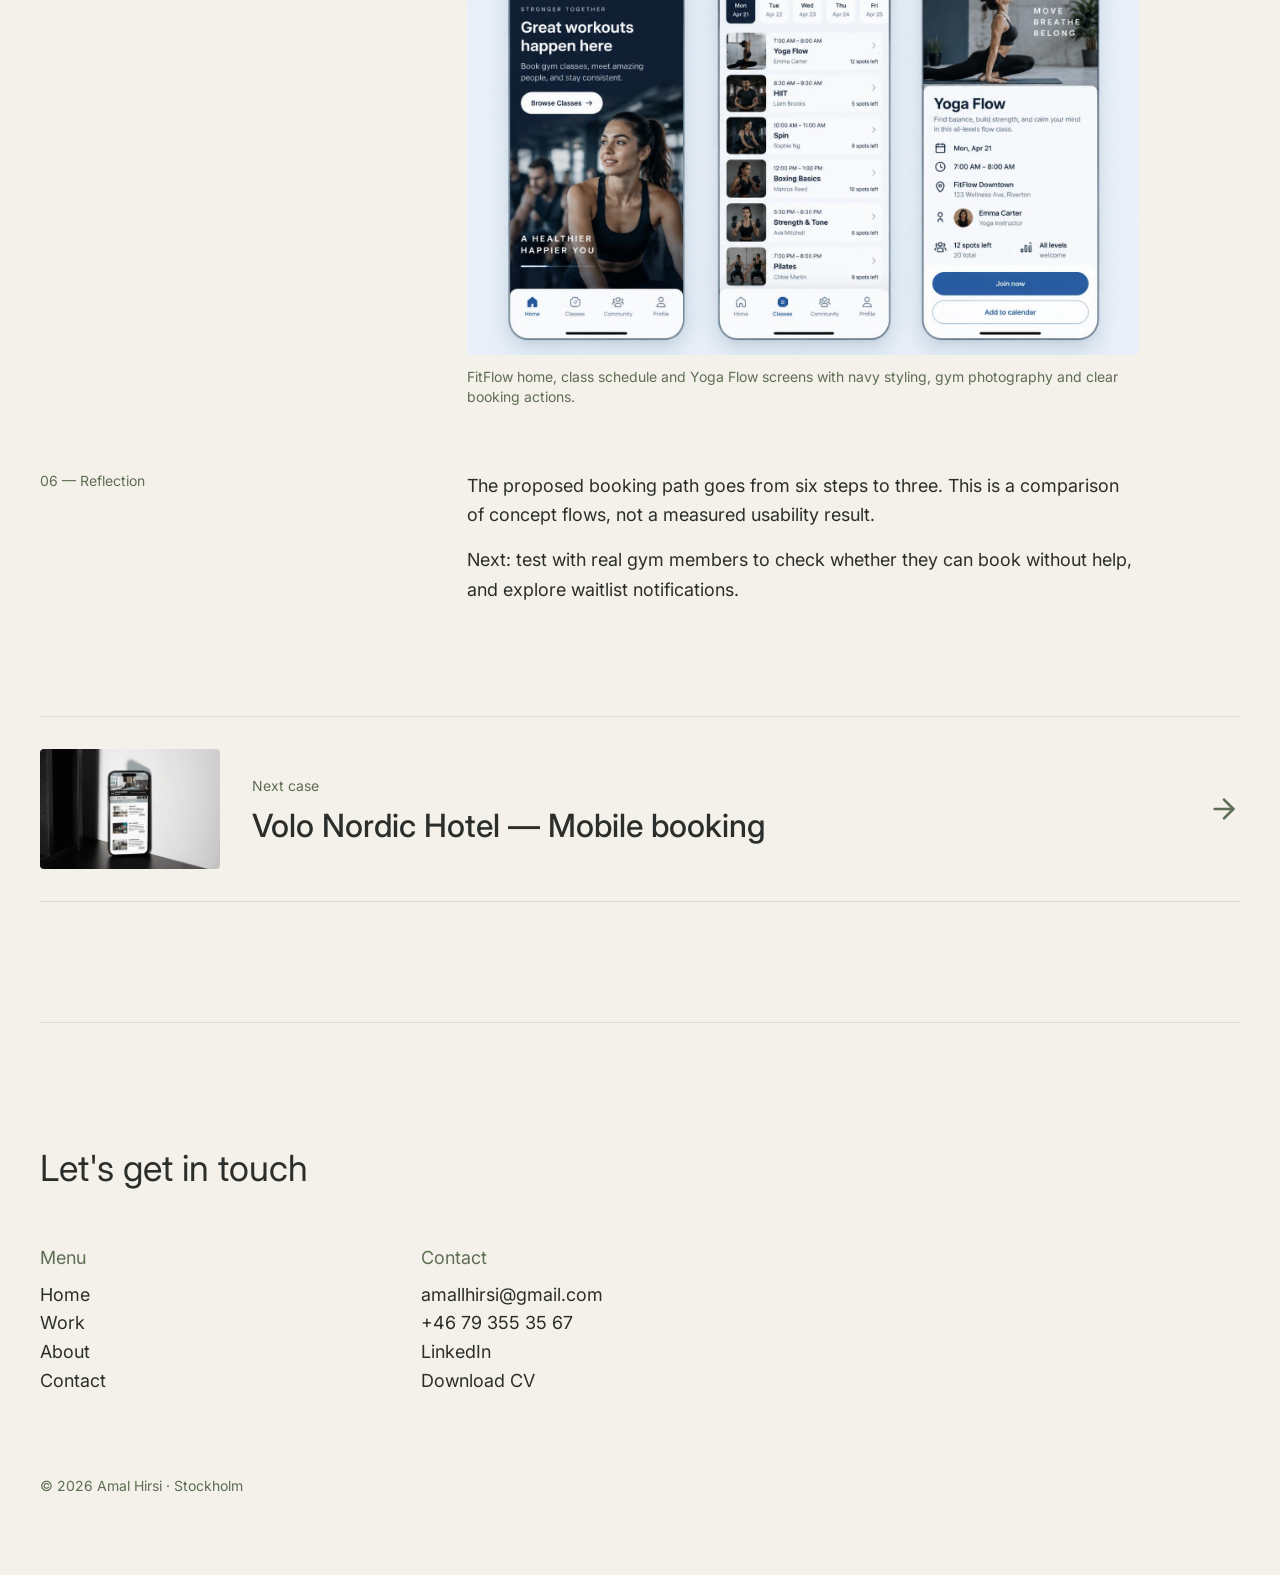
<file: fitflow-class-booking.html>
<!DOCTYPE html><html lang="en" data-tsd-source="/src/routes/__root.tsx:104:5"><head data-tsd-source="/src/routes/__root.tsx:105:7"><meta charset="utf-8"><meta name="viewport" content="width=device-width, initial-scale=1"><title>FitFlow — Class booking app — Amal Hirsi</title><meta name="author" content="Amal Hirsi"><meta name="description" content="A concept booking flow simplified from 6 steps to 3"><meta property="og:title" content="FitFlow — Class booking app — Amal Hirsi"><meta property="og:description" content="A concept booking flow simplified from 6 steps to 3"><meta property="og:type" content="article"><meta name="twitter:card" content="summary_large_image"><link rel="icon" href="assets/35a63c-favicon.ico" type="image/x-icon"><link rel="preconnect" href="https://fonts.googleapis.com"><link rel="stylesheet" href="https://fonts.googleapis.com/css2?family=Inter:wght@400;500;600;700&display=swap"><link rel="stylesheet" href="styles.css"></head><body data-tsd-source="/src/routes/__root.tsx:108:7"><a class="skip-link" href="#main" data-tsd-source="/src/routes/__root.tsx:138:2">Skip to content</a><header class="site-header" data-tsd-source="/src/routes/__root.tsx:138:59"><a class="brand" data-tsd-source="/src/routes/__root.tsx:138:91" href="index.html">Amal Hirsi</a></header><button class="inline-flex items-center justify-center gap-2 whitespace-nowrap text-sm font-medium cursor-pointer transition-colors focus-visible:outline-none focus-visible:ring-1 focus-visible:ring-ring disabled:pointer-events-none disabled:opacity-50 disabled:cursor-not-allowed [&amp;_svg]:pointer-events-none [&amp;_svg]:size-4 [&amp;_svg]:shrink-0 bg-primary text-primary-foreground shadow hover:bg-primary/90 px-4 py-2 menu-toggle rounded-full size-[60px]" aria-label="Open menu" aria-expanded="false" aria-controls="menu" data-tsd-source="/src/routes/__root.tsx:139:2"><span data-tsd-source="/src/routes/__root.tsx:139:189"></span><span data-tsd-source="/src/routes/__root.tsx:139:197"></span></button><div class="menu-overlay" aria-hidden="true" data-tsd-source="/src/routes/__root.tsx:140:2"></div><aside class="menu" id="menu" aria-hidden="true" inert="" aria-label="Site menu" data-tsd-source="/src/routes/__root.tsx:141:2"><nav aria-label="Main" data-tsd-source="/src/routes/__root.tsx:141:107"><a data-tsd-source="/src/routes/__root.tsx:141:159" href="index.html">Home</a><a data-tsd-source="/src/routes/__root.tsx:141:183" class="active" href="work.html" data-status="active" aria-current="page">Work</a><a data-tsd-source="/src/routes/__root.tsx:141:211" href="about.html">About</a><a href="mailto:amallhirsi@gmail.com" data-tsd-source="/src/routes/__root.tsx:141:241">Contact</a></nav><div class="menu-contact" data-tsd-source="/src/routes/__root.tsx:141:294"><p data-tsd-source="/src/routes/__root.tsx:141:324">Contact</p><a href="mailto:amallhirsi@gmail.com" data-tsd-source="/src/routes/__root.tsx:141:338">amallhirsi@gmail.com</a><a href="tel:+46793553567" data-tsd-source="/src/routes/__root.tsx:141:393">+46 79 355 35 67</a><a href="https://www.linkedin.com/in/amal-hirsi-2b50b239a/" target="_blank" rel="noopener noreferrer" data-tsd-source="/src/routes/__root.tsx:141:440">LinkedIn</a><a href="assets/9d40c1-Amal-Hirsi-CV.pdf" target="_blank" rel="noopener noreferrer" data-tsd-source="/src/routes/__root.tsx:141:521">Download CV</a></div></aside><main id="main" data-tsd-source="/src/routes/__root.tsx:142:2"><!--$--><article data-tsd-source="/src/routes/work.$slug.tsx:41:5"><section class="page-container page-heading" data-tsd-source="/src/routes/work.$slug.tsx:42:7"><h1 class="text-4xl font-medium tracking-tighter md:text-7xl" data-tsd-source="/src/routes/work.$slug.tsx:43:9">FitFlow — Class booking app</h1><ul class="mt-6 flex flex-wrap gap-x-8 gap-y-1 text-muted-foreground" data-tsd-source="/src/routes/work.$slug.tsx:44:9"><li data-tsd-source="/src/routes/work.$slug.tsx:45:11">UX Design, User Flow, Wireframing</li><li data-tsd-source="/src/routes/work.$slug.tsx:45:28">Independent project</li><li data-tsd-source="/src/routes/work.$slug.tsx:45:48">2026</li></ul></section><div class="page-container" data-tsd-source="/src/routes/work.$slug.tsx:48:7"><img src="assets/a4de70-fitflow-phone-cover.jpg" alt="Smartphone leaning on a rock showing the FitFlow home screen with a Browse Classes button and gym photography." width="1600" height="1008" class="w-full rounded object-cover" data-tsd-source="/src/routes/work.$slug.tsx:49:9"></div><div class="page-container grid gap-y-16 py-24" data-tsd-source="/src/routes/work.$slug.tsx:52:7"><section class="grid gap-4 md:grid-cols-[1fr_2fr] md:gap-10" data-tsd-source="/src/routes/work.$slug.tsx:109:5"><h2 class="text-sm text-muted-foreground" data-tsd-source="/src/routes/work.$slug.tsx:110:7">Project info</h2><div class="max-w-2xl" data-tsd-source="/src/routes/work.$slug.tsx:111:7"><p class="text-xl leading-relaxed" data-tsd-source="/src/routes/work.$slug.tsx:54:32">FitFlow is a fictional, self-initiated 2026 concept exploring how a gym app could make booking classes faster by redesigning confusing user flows.</p><p class="text-xl leading-relaxed" data-tsd-source="/src/routes/work.$slug.tsx:54:32">The focus was on simplifying navigation, improving structure, and creating a more intuitive experience for both members and guest visitors.</p><dl class="mt-8 grid grid-cols-2 gap-6 border-t pt-6 md:grid-cols-4" data-tsd-source="/src/routes/work.$slug.tsx:56:13"><div data-tsd-source="/src/routes/work.$slug.tsx:58:17"><dt class="text-sm text-muted-foreground" data-tsd-source="/src/routes/work.$slug.tsx:58:33">My role</dt><dd class="mt-1" data-tsd-source="/src/routes/work.$slug.tsx:58:90">UX/UI Designer (solo)</dd></div><div data-tsd-source="/src/routes/work.$slug.tsx:58:17"><dt class="text-sm text-muted-foreground" data-tsd-source="/src/routes/work.$slug.tsx:58:33">Context</dt><dd class="mt-1" data-tsd-source="/src/routes/work.$slug.tsx:58:90">Independent concept project</dd></div><div data-tsd-source="/src/routes/work.$slug.tsx:58:17"><dt class="text-sm text-muted-foreground" data-tsd-source="/src/routes/work.$slug.tsx:58:33">Year</dt><dd class="mt-1" data-tsd-source="/src/routes/work.$slug.tsx:58:90">2026</dd></div><div data-tsd-source="/src/routes/work.$slug.tsx:58:17"><dt class="text-sm text-muted-foreground" data-tsd-source="/src/routes/work.$slug.tsx:58:33">Tools</dt><dd class="mt-1" data-tsd-source="/src/routes/work.$slug.tsx:58:90">Figma, FigJam</dd></div></dl></div></section><section class="grid gap-4 md:grid-cols-[1fr_2fr] md:gap-10" data-tsd-source="/src/routes/work.$slug.tsx:109:5"><h2 class="text-sm text-muted-foreground" data-tsd-source="/src/routes/work.$slug.tsx:110:7">01 — Overview</h2><div class="max-w-2xl" data-tsd-source="/src/routes/work.$slug.tsx:111:7"><p class="mb-4 leading-relaxed" data-tsd-source="/src/routes/work.$slug.tsx:83:39">A concept gym app where members and guests can find and book a class quickly. Purpose: remove the friction that makes people give up before booking.</p></div></section><section class="grid gap-4 md:grid-cols-[1fr_2fr] md:gap-10" data-tsd-source="/src/routes/work.$slug.tsx:109:5"><h2 class="text-sm text-muted-foreground" data-tsd-source="/src/routes/work.$slug.tsx:110:7">02 — The problem</h2><div class="max-w-2xl" data-tsd-source="/src/routes/work.$slug.tsx:111:7"><ul class="list-disc space-y-2 pl-5" data-tsd-source="/src/routes/work.$slug.tsx:84:27"><li data-tsd-source="/src/routes/work.$slug.tsx:84:90">Members had to log in before seeing the schedule</li><li data-tsd-source="/src/routes/work.$slug.tsx:84:90">Guests could not find day-pass options</li><li data-tsd-source="/src/routes/work.$slug.tsx:84:90">Six steps before reaching 'Book class'</li><li data-tsd-source="/src/routes/work.$slug.tsx:84:90">Inconsistent buttons and unclear hierarchy</li></ul></div></section><section class="grid gap-4 md:grid-cols-[1fr_2fr] md:gap-10" data-tsd-source="/src/routes/work.$slug.tsx:109:5"><h2 class="text-sm text-muted-foreground" data-tsd-source="/src/routes/work.$slug.tsx:110:7">03 — Research and insights</h2><div class="max-w-2xl" data-tsd-source="/src/routes/work.$slug.tsx:111:7"><p class="mb-4 leading-relaxed" data-tsd-source="/src/routes/work.$slug.tsx:83:39">These are concept assumptions, not findings from completed interviews or usability tests. The schedule-first approach still needs validation with real gym-goers.</p><ul class="list-disc space-y-2 pl-5" data-tsd-source="/src/routes/work.$slug.tsx:84:27"><li data-tsd-source="/src/routes/work.$slug.tsx:84:90">Design hypothesis: show class times before asking users to log in</li><li data-tsd-source="/src/routes/work.$slug.tsx:84:90">Design hypothesis: make day-pass options visible to guests</li><li data-tsd-source="/src/routes/work.$slug.tsx:84:90">Design hypothesis: a login-first experience can feel like 'members only'</li></ul></div></section><section class="grid gap-4 md:grid-cols-[1fr_2fr] md:gap-10" data-tsd-source="/src/routes/work.$slug.tsx:109:5"><h2 class="text-sm text-muted-foreground" data-tsd-source="/src/routes/work.$slug.tsx:110:7">04 — Design process</h2><div class="max-w-2xl" data-tsd-source="/src/routes/work.$slug.tsx:111:7"><ol class="mb-6 flex flex-wrap items-center gap-2" aria-label="04 — Design process steps" data-tsd-source="/src/routes/work.$slug.tsx:74:15"><li class="flex items-center gap-2" data-tsd-source="/src/routes/work.$slug.tsx:76:19"><span class="rounded-full bg-flow px-4 py-2 text-sm text-flow-foreground" data-tsd-source="/src/routes/work.$slug.tsx:77:21">Open app</span><span aria-hidden="true" class="text-muted-foreground" data-tsd-source="/src/routes/work.$slug.tsx:78:55">→</span></li><li class="flex items-center gap-2" data-tsd-source="/src/routes/work.$slug.tsx:76:19"><span class="rounded border border-flow px-4 py-2 text-sm" data-tsd-source="/src/routes/work.$slug.tsx:77:21">Log in</span><span aria-hidden="true" class="text-muted-foreground" data-tsd-source="/src/routes/work.$slug.tsx:78:55">→</span></li><li class="flex items-center gap-2" data-tsd-source="/src/routes/work.$slug.tsx:76:19"><span class="rounded border border-flow px-4 py-2 text-sm" data-tsd-source="/src/routes/work.$slug.tsx:77:21">Main menu</span><span aria-hidden="true" class="text-muted-foreground" data-tsd-source="/src/routes/work.$slug.tsx:78:55">→</span></li><li class="flex items-center gap-2" data-tsd-source="/src/routes/work.$slug.tsx:76:19"><span class="rounded border border-flow px-4 py-2 text-sm" data-tsd-source="/src/routes/work.$slug.tsx:77:21">Find schedule</span><span aria-hidden="true" class="text-muted-foreground" data-tsd-source="/src/routes/work.$slug.tsx:78:55">→</span></li><li class="flex items-center gap-2" data-tsd-source="/src/routes/work.$slug.tsx:76:19"><span class="rounded border border-flow px-4 py-2 text-sm" data-tsd-source="/src/routes/work.$slug.tsx:77:21">Pick class</span><span aria-hidden="true" class="text-muted-foreground" data-tsd-source="/src/routes/work.$slug.tsx:78:55">→</span></li><li class="flex items-center gap-2" data-tsd-source="/src/routes/work.$slug.tsx:76:19"><span class="rounded-full bg-flow px-4 py-2 text-sm text-flow-foreground" data-tsd-source="/src/routes/work.$slug.tsx:77:21">Confirm</span></li></ol><p class="mb-4 leading-relaxed" data-tsd-source="/src/routes/work.$slug.tsx:83:39">Original flow (above) vs. reworked flow: Open app → Class schedule → Join now.</p><p class="mb-4 leading-relaxed" data-tsd-source="/src/routes/work.$slug.tsx:83:39">I iterated on the guest home screen three times, merging 'Gym vouchers', 'Memberships' and 'View classes' into one clear list.</p><figure class="mt-8" data-tsd-source="/src/routes/work.$slug.tsx:86:15"><img src="assets/9327d6-fitflow-wireframes.png" alt="Grayscale wireframes for the FitFlow home screen, class schedule and Yoga Flow class details." loading="lazy" class="h-auto w-full rounded" data-tsd-source="/src/routes/work.$slug.tsx:87:17"><figcaption class="mt-3 text-sm text-muted-foreground" data-tsd-source="/src/routes/work.$slug.tsx:88:17">Grayscale wireframes for the FitFlow home screen, class schedule and Yoga Flow class details.</figcaption></figure></div></section><section class="grid gap-4 md:grid-cols-[1fr_2fr] md:gap-10" data-tsd-source="/src/routes/work.$slug.tsx:109:5"><h2 class="text-sm text-muted-foreground" data-tsd-source="/src/routes/work.$slug.tsx:110:7">05 — Final solution</h2><div class="max-w-2xl" data-tsd-source="/src/routes/work.$slug.tsx:111:7"><p class="mb-4 leading-relaxed" data-tsd-source="/src/routes/work.$slug.tsx:83:39">A calm navy palette for focus, large touch targets for use mid-workout, and a persistent 'Join now' button so the main action is always one tap away.</p><figure class="mt-8" data-tsd-source="/src/routes/work.$slug.tsx:86:15"><img src="assets/21d16a-fitflow-final-ui.png" alt="FitFlow home, class schedule and Yoga Flow screens with navy styling, gym photography and clear booking actions." loading="lazy" class="h-auto w-full rounded" data-tsd-source="/src/routes/work.$slug.tsx:87:17"><figcaption class="mt-3 text-sm text-muted-foreground" data-tsd-source="/src/routes/work.$slug.tsx:88:17">FitFlow home, class schedule and Yoga Flow screens with navy styling, gym photography and clear booking actions.</figcaption></figure></div></section><section class="grid gap-4 md:grid-cols-[1fr_2fr] md:gap-10" data-tsd-source="/src/routes/work.$slug.tsx:109:5"><h2 class="text-sm text-muted-foreground" data-tsd-source="/src/routes/work.$slug.tsx:110:7">06 — Reflection</h2><div class="max-w-2xl" data-tsd-source="/src/routes/work.$slug.tsx:111:7"><p class="mb-4 leading-relaxed" data-tsd-source="/src/routes/work.$slug.tsx:83:39">The proposed booking path goes from six steps to three. This is a comparison of concept flows, not a measured usability result.</p><p class="mb-4 leading-relaxed" data-tsd-source="/src/routes/work.$slug.tsx:83:39">Next: test with real gym members to check whether they can book without help, and explore waitlist notifications.</p></div></section></div><a class="next-project page-container group" data-tsd-source="/src/routes/work.$slug.tsx:95:7" href="volo.html"><img src="assets/7ff0a0-volo-cover.png" alt="" loading="lazy" class="next-project-image" data-tsd-source="/src/routes/work.$slug.tsx:96:9"><div class="next-project-copy" data-tsd-source="/src/routes/work.$slug.tsx:97:9"><span class="text-sm text-muted-foreground" data-tsd-source="/src/routes/work.$slug.tsx:98:11">Next case</span><span class="next-project-title" data-tsd-source="/src/routes/work.$slug.tsx:99:11">Volo Nordic Hotel — Mobile booking</span></div><svg xmlns="http://www.w3.org/2000/svg" width="24" height="24" viewBox="0 0 24 24" fill="none" stroke="currentColor" stroke-width="2" stroke-linecap="round" stroke-linejoin="round" class="lucide lucide-arrow-right next-project-arrow" aria-hidden="true" data-tsd-source="/src/routes/work.$slug.tsx:101:9"><path d="M5 12h14"></path><path d="m12 5 7 7-7 7"></path></svg></a></article><!--/$--></main><footer class="site-footer" id="contact" data-tsd-source="/src/routes/__root.tsx:143:2"><hr data-tsd-source="/src/routes/__root.tsx:143:47"><h2 data-tsd-source="/src/routes/__root.tsx:143:53">Let's get in touch</h2><div class="footer-cols" data-tsd-source="/src/routes/__root.tsx:143:80"><div data-tsd-source="/src/routes/__root.tsx:143:109"><p data-tsd-source="/src/routes/__root.tsx:143:114">Menu</p><a data-tsd-source="/src/routes/__root.tsx:143:125" href="index.html">Home</a><a data-tsd-source="/src/routes/__root.tsx:143:149" class="active" href="work.html" data-status="active" aria-current="page">Work</a><a data-tsd-source="/src/routes/__root.tsx:143:177" href="about.html">About</a><a href="mailto:amallhirsi@gmail.com" data-tsd-source="/src/routes/__root.tsx:143:207">Contact</a></div><div data-tsd-source="/src/routes/__root.tsx:143:260"><p data-tsd-source="/src/routes/__root.tsx:143:265">Contact</p><a href="mailto:amallhirsi@gmail.com" data-tsd-source="/src/routes/__root.tsx:143:279">amallhirsi@gmail.com</a><a href="tel:+46793553567" data-tsd-source="/src/routes/__root.tsx:143:334">+46 79 355 35 67</a><a href="https://www.linkedin.com/in/amal-hirsi-2b50b239a/" target="_blank" rel="noopener noreferrer" data-tsd-source="/src/routes/__root.tsx:143:381">LinkedIn</a><a href="assets/9d40c1-Amal-Hirsi-CV.pdf" target="_blank" rel="noopener noreferrer" data-tsd-source="/src/routes/__root.tsx:143:462">Download CV</a></div></div><p class="footer-bottom" data-tsd-source="/src/routes/__root.tsx:143:552">© 2026 Amal Hirsi · Stockholm</p></footer><script>document.addEventListener('DOMContentLoaded',function(){var t=document.querySelector('.menu-toggle'),m=document.getElementById('menu'),o=document.querySelector('.menu-overlay');if(!t||!m)return;function s(v){document.body.classList.toggle('menu-open',v);t.setAttribute('aria-expanded',v);t.setAttribute('aria-label',v?'Close menu':'Open menu');m.setAttribute('aria-hidden',!v);if(v)m.removeAttribute('inert');else m.setAttribute('inert','');}t.addEventListener('click',function(){s(!document.body.classList.contains('menu-open'))});o&&o.addEventListener('click',function(){s(false)});document.addEventListener('keydown',function(e){if(e.key==='Escape')s(false)});});</script></body></html>
</file>
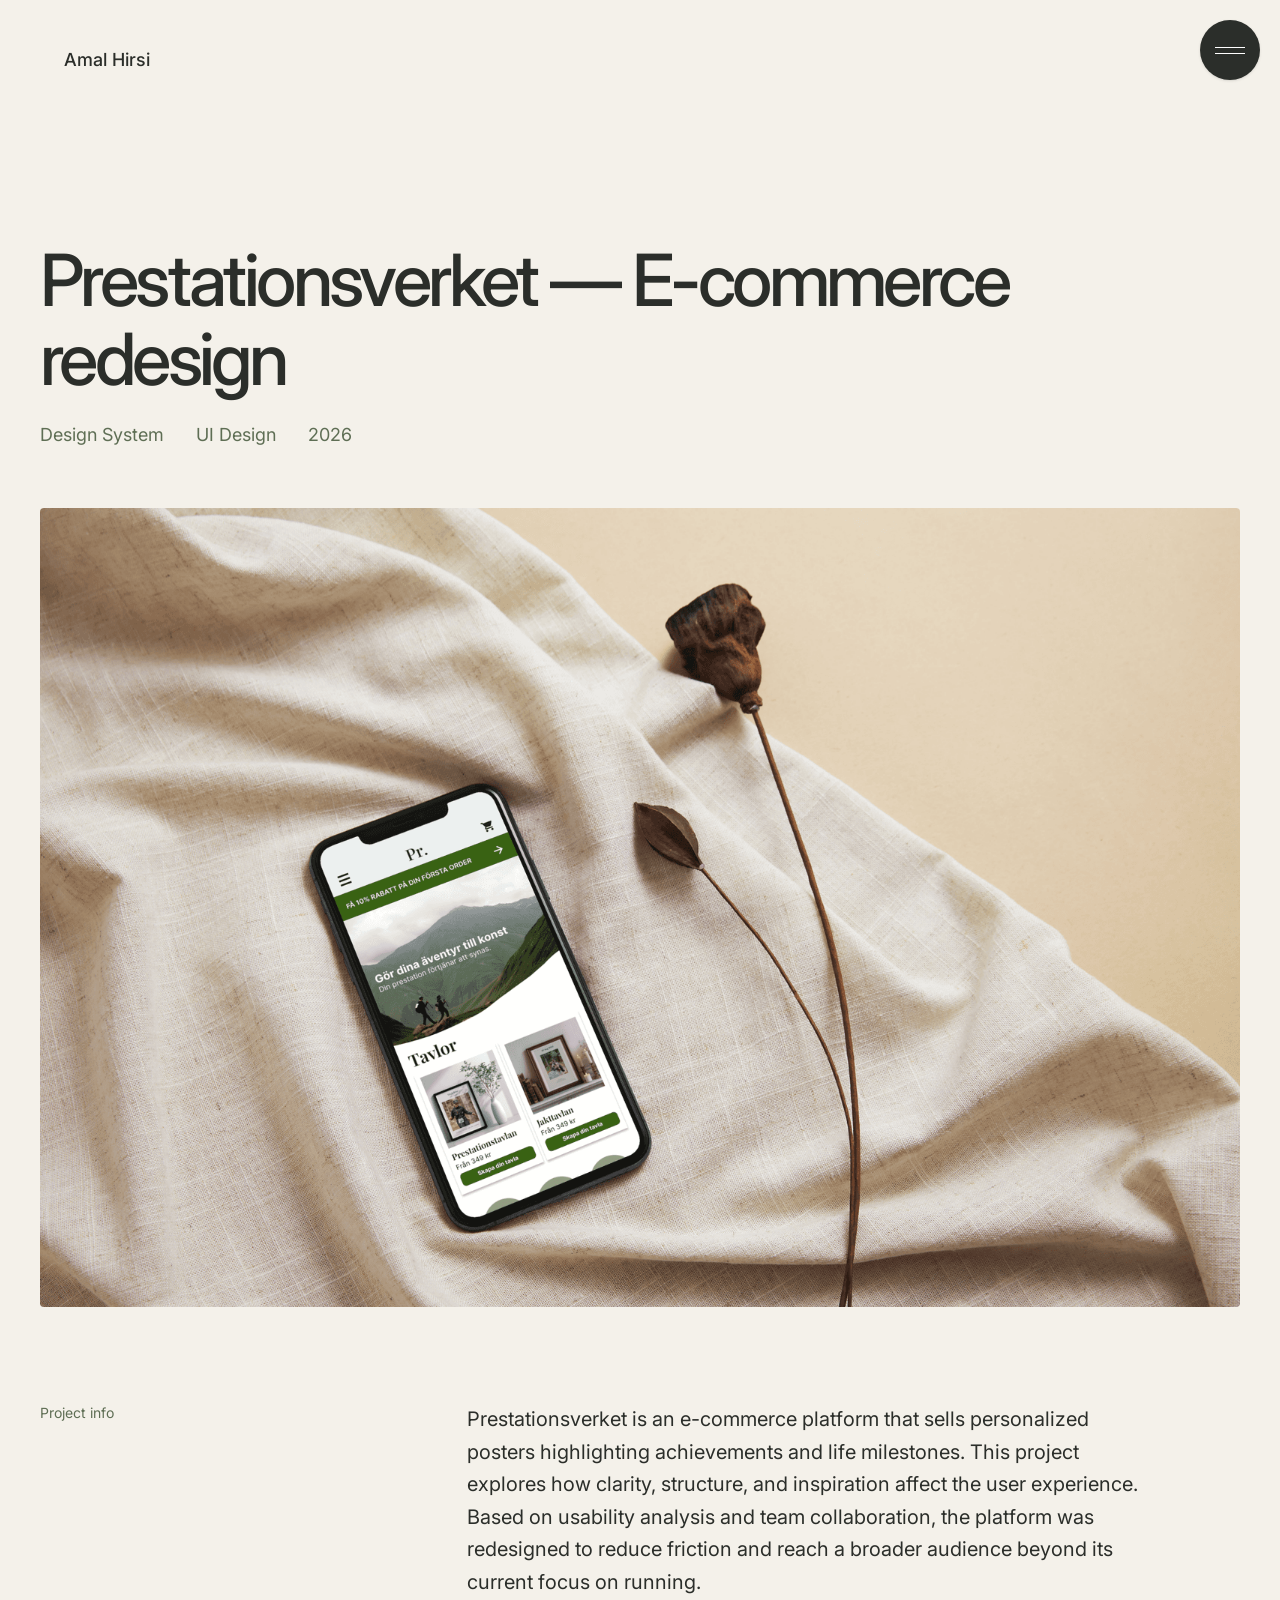
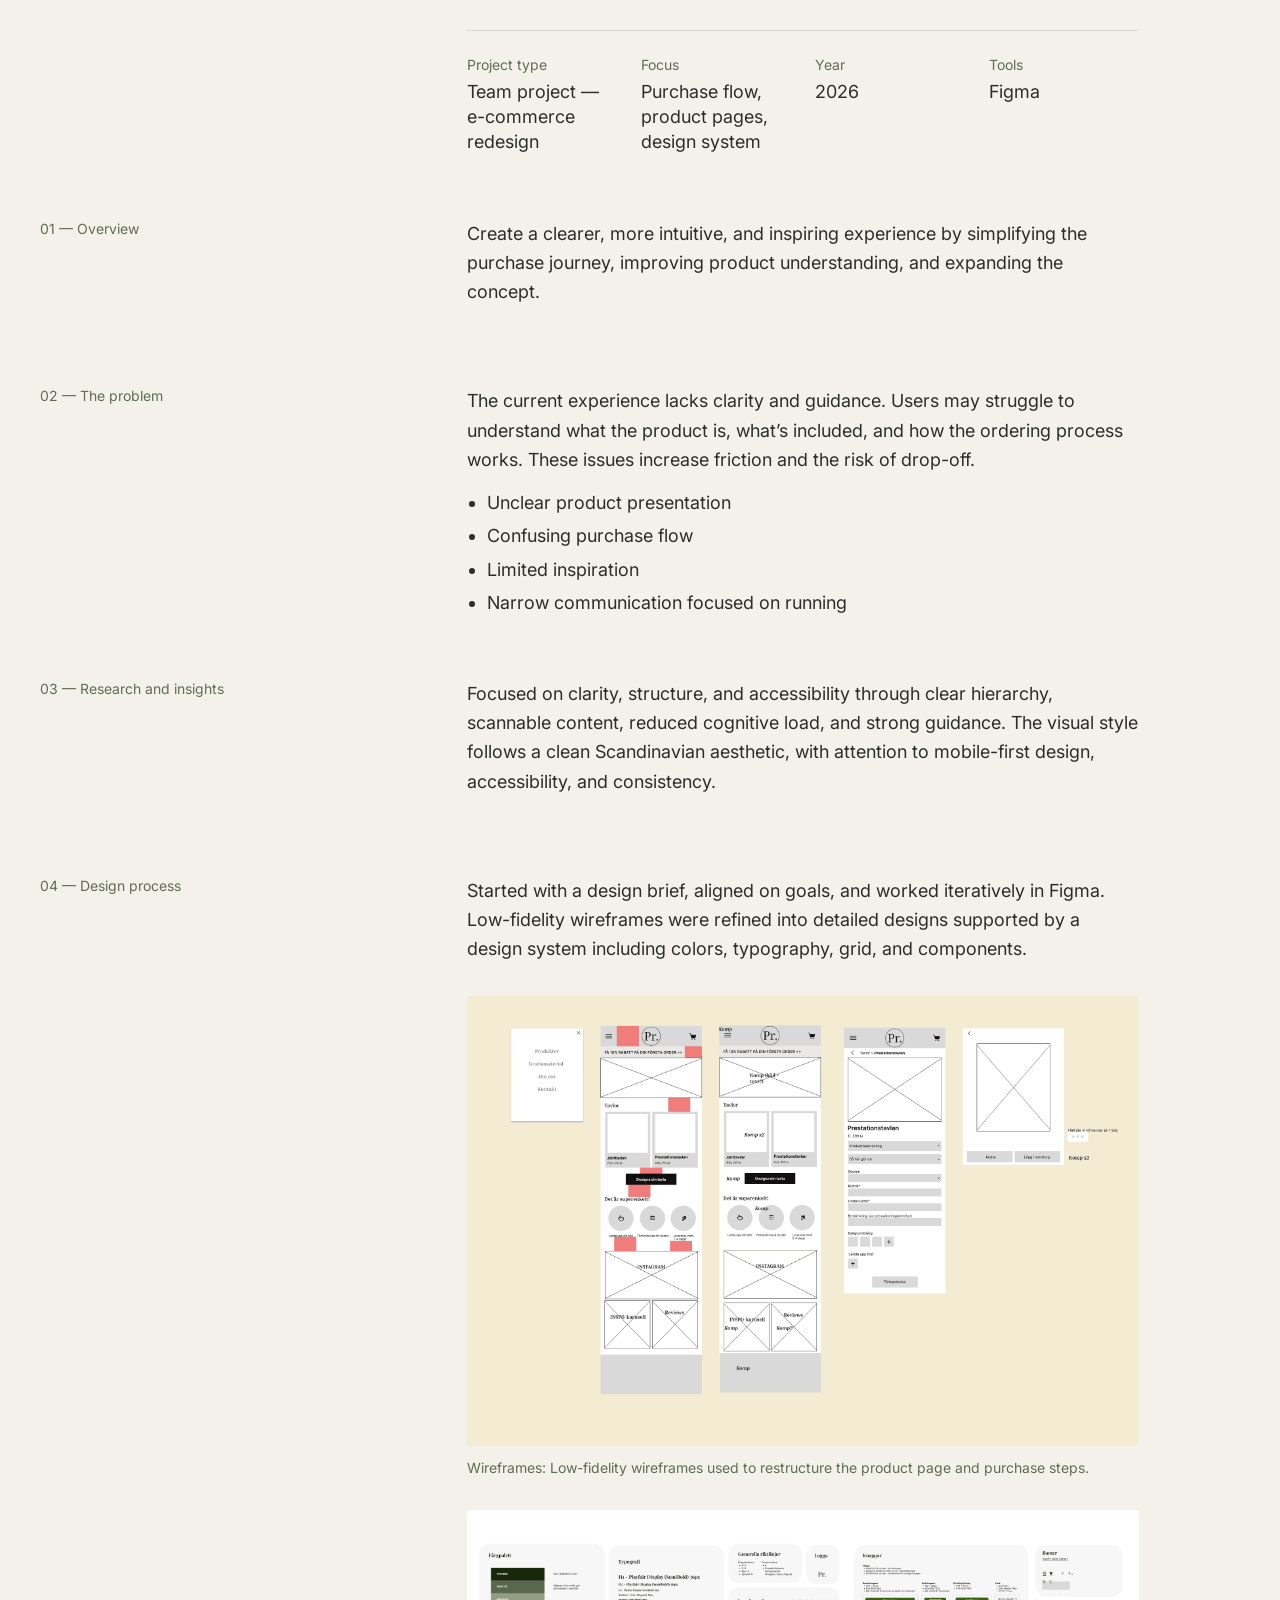
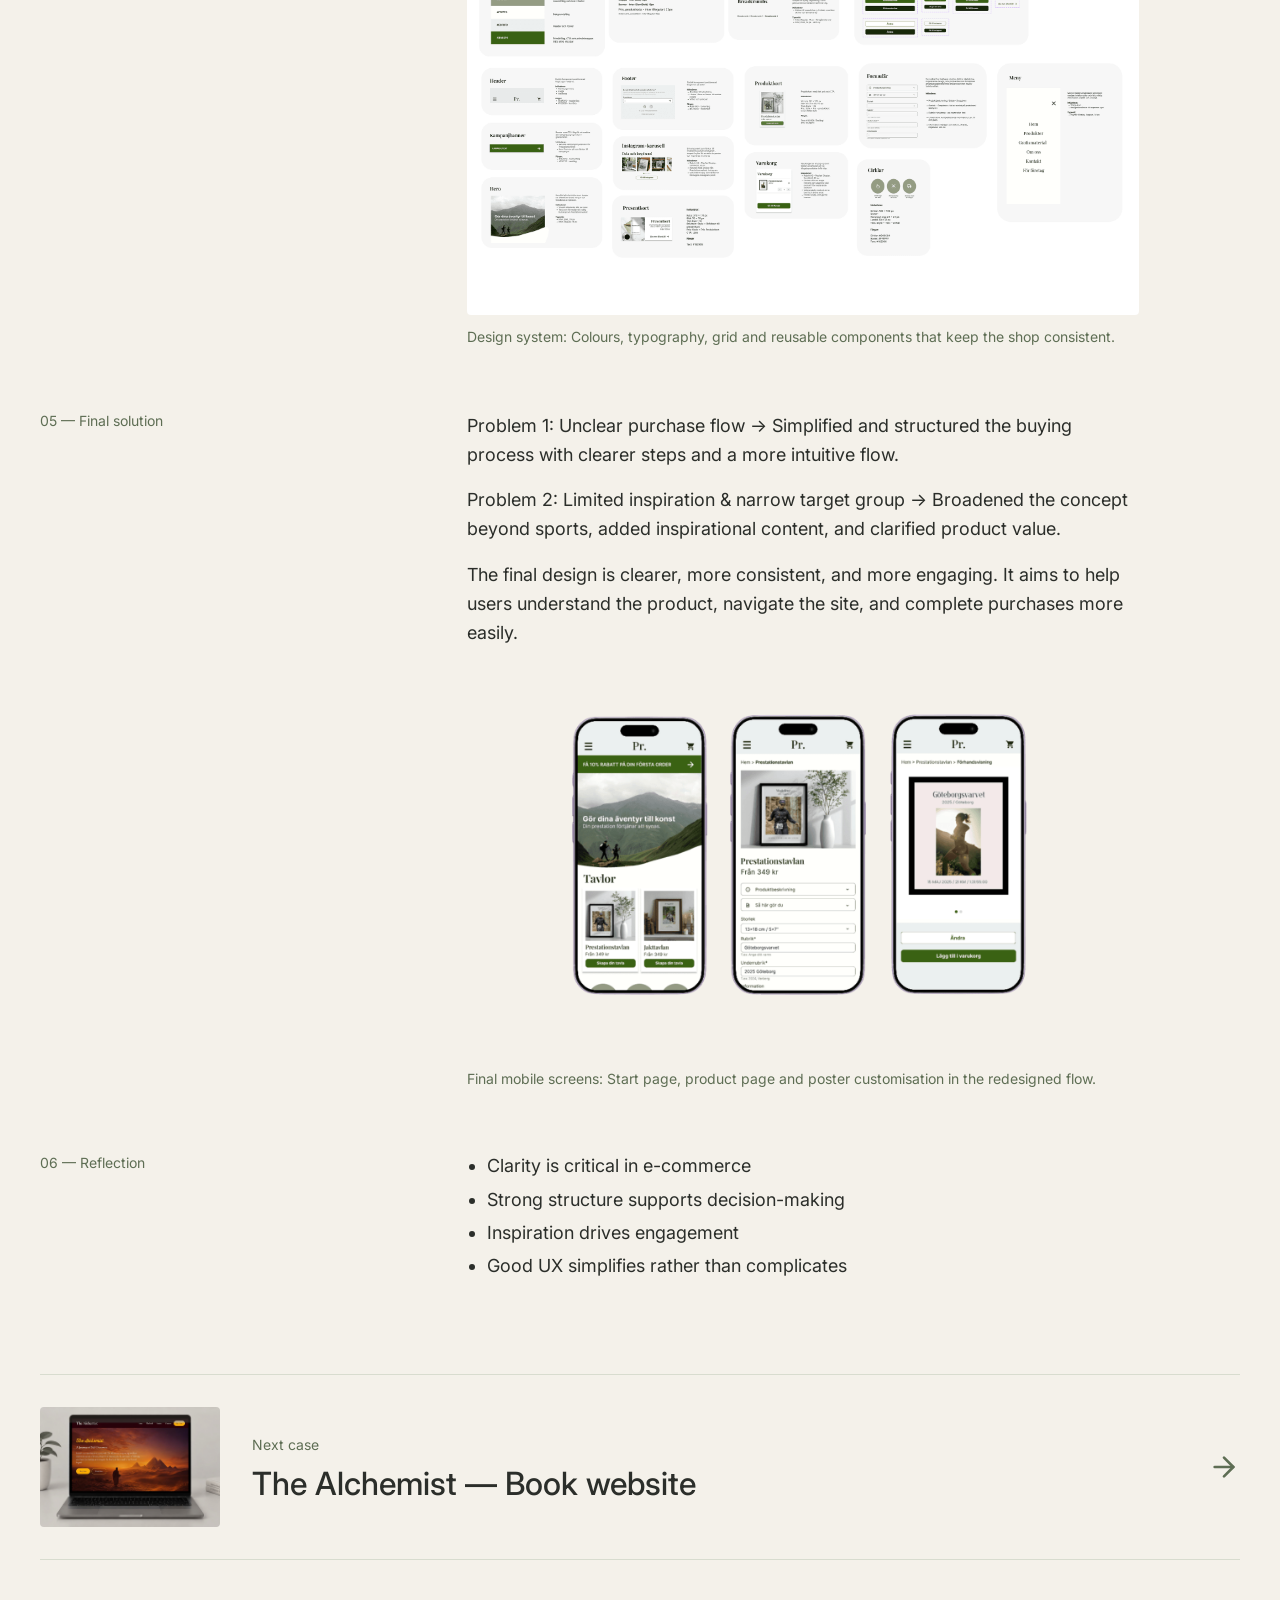
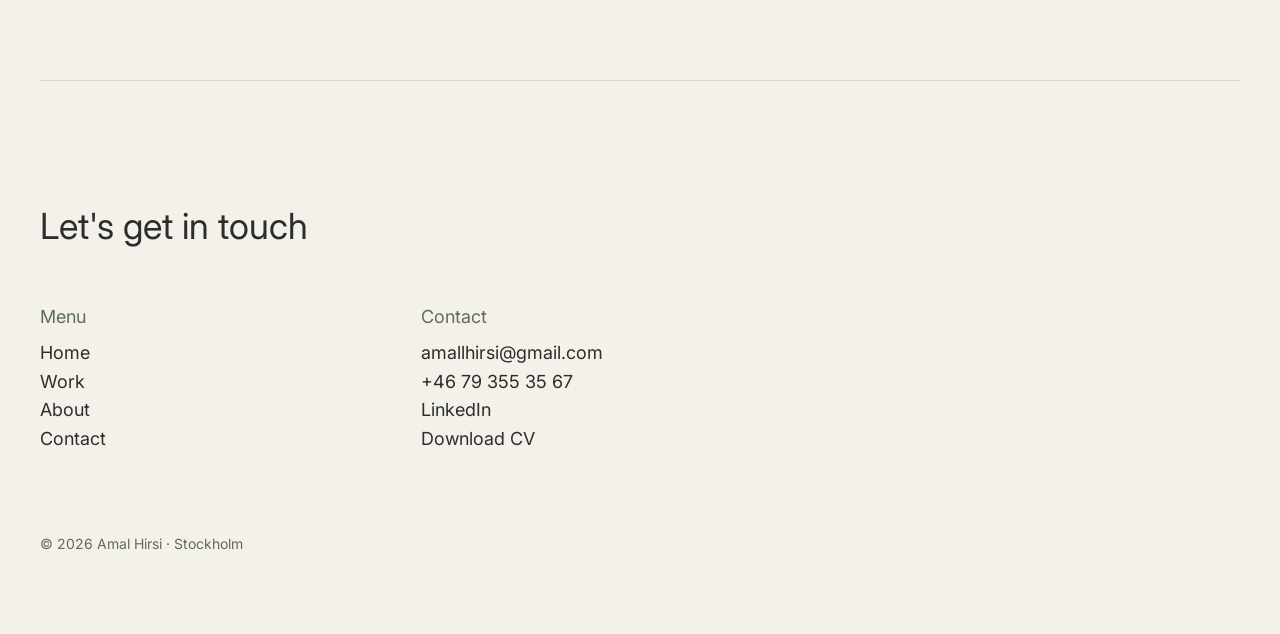
<file: prestationsverket.html>
<!DOCTYPE html><html lang="en" data-tsd-source="/src/routes/__root.tsx:104:5"><head data-tsd-source="/src/routes/__root.tsx:105:7"><meta charset="utf-8"><meta name="viewport" content="width=device-width, initial-scale=1"><title>Prestationsverket — E-commerce redesign — Amal Hirsi</title><meta name="author" content="Amal Hirsi"><meta name="description" content="A clearer, more consistent shop that makes purchasing easier"><meta property="og:title" content="Prestationsverket — E-commerce redesign — Amal Hirsi"><meta property="og:description" content="A clearer, more consistent shop that makes purchasing easier"><meta property="og:type" content="article"><meta name="twitter:card" content="summary_large_image"><link rel="icon" href="assets/35a63c-favicon.ico" type="image/x-icon"><link rel="preconnect" href="https://fonts.googleapis.com"><link rel="stylesheet" href="https://fonts.googleapis.com/css2?family=Inter:wght@400;500;600;700&display=swap"><link rel="stylesheet" href="styles.css"></head><body data-tsd-source="/src/routes/__root.tsx:108:7"><a class="skip-link" href="#main" data-tsd-source="/src/routes/__root.tsx:138:2">Skip to content</a><header class="site-header" data-tsd-source="/src/routes/__root.tsx:138:59"><a class="brand" data-tsd-source="/src/routes/__root.tsx:138:91" href="index.html">Amal Hirsi</a></header><button class="inline-flex items-center justify-center gap-2 whitespace-nowrap text-sm font-medium cursor-pointer transition-colors focus-visible:outline-none focus-visible:ring-1 focus-visible:ring-ring disabled:pointer-events-none disabled:opacity-50 disabled:cursor-not-allowed [&amp;_svg]:pointer-events-none [&amp;_svg]:size-4 [&amp;_svg]:shrink-0 bg-primary text-primary-foreground shadow hover:bg-primary/90 px-4 py-2 menu-toggle rounded-full size-[60px]" aria-label="Open menu" aria-expanded="false" aria-controls="menu" data-tsd-source="/src/routes/__root.tsx:139:2"><span data-tsd-source="/src/routes/__root.tsx:139:189"></span><span data-tsd-source="/src/routes/__root.tsx:139:197"></span></button><div class="menu-overlay" aria-hidden="true" data-tsd-source="/src/routes/__root.tsx:140:2"></div><aside class="menu" id="menu" aria-hidden="true" inert="" aria-label="Site menu" data-tsd-source="/src/routes/__root.tsx:141:2"><nav aria-label="Main" data-tsd-source="/src/routes/__root.tsx:141:107"><a data-tsd-source="/src/routes/__root.tsx:141:159" href="index.html">Home</a><a data-tsd-source="/src/routes/__root.tsx:141:183" class="active" href="work.html" data-status="active" aria-current="page">Work</a><a data-tsd-source="/src/routes/__root.tsx:141:211" href="about.html">About</a><a href="mailto:amallhirsi@gmail.com" data-tsd-source="/src/routes/__root.tsx:141:241">Contact</a></nav><div class="menu-contact" data-tsd-source="/src/routes/__root.tsx:141:294"><p data-tsd-source="/src/routes/__root.tsx:141:324">Contact</p><a href="mailto:amallhirsi@gmail.com" data-tsd-source="/src/routes/__root.tsx:141:338">amallhirsi@gmail.com</a><a href="tel:+46793553567" data-tsd-source="/src/routes/__root.tsx:141:393">+46 79 355 35 67</a><a href="https://www.linkedin.com/in/amal-hirsi-2b50b239a/" target="_blank" rel="noopener noreferrer" data-tsd-source="/src/routes/__root.tsx:141:440">LinkedIn</a><a href="assets/9d40c1-Amal-Hirsi-CV.pdf" target="_blank" rel="noopener noreferrer" data-tsd-source="/src/routes/__root.tsx:141:521">Download CV</a></div></aside><main id="main" data-tsd-source="/src/routes/__root.tsx:142:2"><!--$--><article data-tsd-source="/src/routes/work.$slug.tsx:41:5"><section class="page-container page-heading" data-tsd-source="/src/routes/work.$slug.tsx:42:7"><h1 class="text-4xl font-medium tracking-tighter md:text-7xl" data-tsd-source="/src/routes/work.$slug.tsx:43:9">Prestationsverket — E-commerce redesign</h1><ul class="mt-6 flex flex-wrap gap-x-8 gap-y-1 text-muted-foreground" data-tsd-source="/src/routes/work.$slug.tsx:44:9"><li data-tsd-source="/src/routes/work.$slug.tsx:45:11">Design System</li><li data-tsd-source="/src/routes/work.$slug.tsx:45:28">UI Design</li><li data-tsd-source="/src/routes/work.$slug.tsx:45:48">2026</li></ul></section><div class="page-container" data-tsd-source="/src/routes/work.$slug.tsx:48:7"><img src="assets/8228ff-prestationsverket-cover.png" alt="Prestationsverket e-commerce redesign." width="1600" height="1008" class="w-full rounded object-cover" data-tsd-source="/src/routes/work.$slug.tsx:49:9"></div><div class="page-container grid gap-y-16 py-24" data-tsd-source="/src/routes/work.$slug.tsx:52:7"><section class="grid gap-4 md:grid-cols-[1fr_2fr] md:gap-10" data-tsd-source="/src/routes/work.$slug.tsx:109:5"><h2 class="text-sm text-muted-foreground" data-tsd-source="/src/routes/work.$slug.tsx:110:7">Project info</h2><div class="max-w-2xl" data-tsd-source="/src/routes/work.$slug.tsx:111:7"><p class="text-xl leading-relaxed" data-tsd-source="/src/routes/work.$slug.tsx:54:32">Prestationsverket is an e-commerce platform that sells personalized posters highlighting achievements and life milestones. This project explores how clarity, structure, and inspiration affect the user experience. Based on usability analysis and team collaboration, the platform was redesigned to reduce friction and reach a broader audience beyond its current focus on running.</p><dl class="mt-8 grid grid-cols-2 gap-6 border-t pt-6 md:grid-cols-4" data-tsd-source="/src/routes/work.$slug.tsx:56:13"><div data-tsd-source="/src/routes/work.$slug.tsx:58:17"><dt class="text-sm text-muted-foreground" data-tsd-source="/src/routes/work.$slug.tsx:58:33">Project type</dt><dd class="mt-1" data-tsd-source="/src/routes/work.$slug.tsx:58:90">Team project — e-commerce redesign</dd></div><div data-tsd-source="/src/routes/work.$slug.tsx:58:17"><dt class="text-sm text-muted-foreground" data-tsd-source="/src/routes/work.$slug.tsx:58:33">Focus</dt><dd class="mt-1" data-tsd-source="/src/routes/work.$slug.tsx:58:90">Purchase flow, product pages, design system</dd></div><div data-tsd-source="/src/routes/work.$slug.tsx:58:17"><dt class="text-sm text-muted-foreground" data-tsd-source="/src/routes/work.$slug.tsx:58:33">Year</dt><dd class="mt-1" data-tsd-source="/src/routes/work.$slug.tsx:58:90">2026</dd></div><div data-tsd-source="/src/routes/work.$slug.tsx:58:17"><dt class="text-sm text-muted-foreground" data-tsd-source="/src/routes/work.$slug.tsx:58:33">Tools</dt><dd class="mt-1" data-tsd-source="/src/routes/work.$slug.tsx:58:90">Figma</dd></div></dl></div></section><section class="grid gap-4 md:grid-cols-[1fr_2fr] md:gap-10" data-tsd-source="/src/routes/work.$slug.tsx:109:5"><h2 class="text-sm text-muted-foreground" data-tsd-source="/src/routes/work.$slug.tsx:110:7">01 — Overview</h2><div class="max-w-2xl" data-tsd-source="/src/routes/work.$slug.tsx:111:7"><p class="mb-4 leading-relaxed" data-tsd-source="/src/routes/work.$slug.tsx:83:39">Create a clearer, more intuitive, and inspiring experience by simplifying the purchase journey, improving product understanding, and expanding the concept.</p></div></section><section class="grid gap-4 md:grid-cols-[1fr_2fr] md:gap-10" data-tsd-source="/src/routes/work.$slug.tsx:109:5"><h2 class="text-sm text-muted-foreground" data-tsd-source="/src/routes/work.$slug.tsx:110:7">02 — The problem</h2><div class="max-w-2xl" data-tsd-source="/src/routes/work.$slug.tsx:111:7"><p class="mb-4 leading-relaxed" data-tsd-source="/src/routes/work.$slug.tsx:83:39">The current experience lacks clarity and guidance. Users may struggle to understand what the product is, what’s included, and how the ordering process works. These issues increase friction and the risk of drop-off.</p><ul class="list-disc space-y-2 pl-5" data-tsd-source="/src/routes/work.$slug.tsx:84:27"><li data-tsd-source="/src/routes/work.$slug.tsx:84:90">Unclear product presentation</li><li data-tsd-source="/src/routes/work.$slug.tsx:84:90">Confusing purchase flow</li><li data-tsd-source="/src/routes/work.$slug.tsx:84:90">Limited inspiration</li><li data-tsd-source="/src/routes/work.$slug.tsx:84:90">Narrow communication focused on running</li></ul></div></section><section class="grid gap-4 md:grid-cols-[1fr_2fr] md:gap-10" data-tsd-source="/src/routes/work.$slug.tsx:109:5"><h2 class="text-sm text-muted-foreground" data-tsd-source="/src/routes/work.$slug.tsx:110:7">03 — Research and insights</h2><div class="max-w-2xl" data-tsd-source="/src/routes/work.$slug.tsx:111:7"><p class="mb-4 leading-relaxed" data-tsd-source="/src/routes/work.$slug.tsx:83:39">Focused on clarity, structure, and accessibility through clear hierarchy, scannable content, reduced cognitive load, and strong guidance. The visual style follows a clean Scandinavian aesthetic, with attention to mobile-first design, accessibility, and consistency.</p></div></section><section class="grid gap-4 md:grid-cols-[1fr_2fr] md:gap-10" data-tsd-source="/src/routes/work.$slug.tsx:109:5"><h2 class="text-sm text-muted-foreground" data-tsd-source="/src/routes/work.$slug.tsx:110:7">04 — Design process</h2><div class="max-w-2xl" data-tsd-source="/src/routes/work.$slug.tsx:111:7"><p class="mb-4 leading-relaxed" data-tsd-source="/src/routes/work.$slug.tsx:83:39">Started with a design brief, aligned on goals, and worked iteratively in Figma. Low-fidelity wireframes were refined into detailed designs supported by a design system including colors, typography, grid, and components.</p><figure class="mt-8" data-tsd-source="/src/routes/work.$slug.tsx:86:15"><img src="assets/90680f-prestationsverket-2.png" alt="Wireframes: Low-fidelity wireframes used to restructure the product page and purchase steps." loading="lazy" class="h-auto w-full rounded" data-tsd-source="/src/routes/work.$slug.tsx:87:17"><figcaption class="mt-3 text-sm text-muted-foreground" data-tsd-source="/src/routes/work.$slug.tsx:88:17">Wireframes: Low-fidelity wireframes used to restructure the product page and purchase steps.</figcaption></figure><figure class="mt-8" data-tsd-source="/src/routes/work.$slug.tsx:86:15"><img src="assets/46e16d-prestationsverket-3.png" alt="Design system: Colours, typography, grid and reusable components that keep the shop consistent." loading="lazy" class="h-auto w-full rounded" data-tsd-source="/src/routes/work.$slug.tsx:87:17"><figcaption class="mt-3 text-sm text-muted-foreground" data-tsd-source="/src/routes/work.$slug.tsx:88:17">Design system: Colours, typography, grid and reusable components that keep the shop consistent.</figcaption></figure></div></section><section class="grid gap-4 md:grid-cols-[1fr_2fr] md:gap-10" data-tsd-source="/src/routes/work.$slug.tsx:109:5"><h2 class="text-sm text-muted-foreground" data-tsd-source="/src/routes/work.$slug.tsx:110:7">05 — Final solution</h2><div class="max-w-2xl" data-tsd-source="/src/routes/work.$slug.tsx:111:7"><p class="mb-4 leading-relaxed" data-tsd-source="/src/routes/work.$slug.tsx:83:39">Problem 1: Unclear purchase flow → Simplified and structured the buying process with clearer steps and a more intuitive flow.</p><p class="mb-4 leading-relaxed" data-tsd-source="/src/routes/work.$slug.tsx:83:39">Problem 2: Limited inspiration &amp; narrow target group → Broadened the concept beyond sports, added inspirational content, and clarified product value.</p><p class="mb-4 leading-relaxed" data-tsd-source="/src/routes/work.$slug.tsx:83:39">The final design is clearer, more consistent, and more engaging. It aims to help users understand the product, navigate the site, and complete purchases more easily.</p><figure class="mt-8" data-tsd-source="/src/routes/work.$slug.tsx:86:15"><img src="assets/a94667-prestationsverket-1.png" alt="Final mobile screens: Start page, product page and poster customisation in the redesigned flow." loading="lazy" class="h-auto w-full rounded" data-tsd-source="/src/routes/work.$slug.tsx:87:17"><figcaption class="mt-3 text-sm text-muted-foreground" data-tsd-source="/src/routes/work.$slug.tsx:88:17">Final mobile screens: Start page, product page and poster customisation in the redesigned flow.</figcaption></figure></div></section><section class="grid gap-4 md:grid-cols-[1fr_2fr] md:gap-10" data-tsd-source="/src/routes/work.$slug.tsx:109:5"><h2 class="text-sm text-muted-foreground" data-tsd-source="/src/routes/work.$slug.tsx:110:7">06 — Reflection</h2><div class="max-w-2xl" data-tsd-source="/src/routes/work.$slug.tsx:111:7"><ul class="list-disc space-y-2 pl-5" data-tsd-source="/src/routes/work.$slug.tsx:84:27"><li data-tsd-source="/src/routes/work.$slug.tsx:84:90">Clarity is critical in e-commerce</li><li data-tsd-source="/src/routes/work.$slug.tsx:84:90">Strong structure supports decision-making</li><li data-tsd-source="/src/routes/work.$slug.tsx:84:90">Inspiration drives engagement</li><li data-tsd-source="/src/routes/work.$slug.tsx:84:90">Good UX simplifies rather than complicates</li></ul></div></section></div><a class="next-project page-container group" data-tsd-source="/src/routes/work.$slug.tsx:95:7" href="boksidan.html"><img src="assets/f91960-boksidan-editorial.jpg" alt="" loading="lazy" class="next-project-image" data-tsd-source="/src/routes/work.$slug.tsx:96:9"><div class="next-project-copy" data-tsd-source="/src/routes/work.$slug.tsx:97:9"><span class="text-sm text-muted-foreground" data-tsd-source="/src/routes/work.$slug.tsx:98:11">Next case</span><span class="next-project-title" data-tsd-source="/src/routes/work.$slug.tsx:99:11">The Alchemist — Book website</span></div><svg xmlns="http://www.w3.org/2000/svg" width="24" height="24" viewBox="0 0 24 24" fill="none" stroke="currentColor" stroke-width="2" stroke-linecap="round" stroke-linejoin="round" class="lucide lucide-arrow-right next-project-arrow" aria-hidden="true" data-tsd-source="/src/routes/work.$slug.tsx:101:9"><path d="M5 12h14"></path><path d="m12 5 7 7-7 7"></path></svg></a></article><!--/$--></main><footer class="site-footer" id="contact" data-tsd-source="/src/routes/__root.tsx:143:2"><hr data-tsd-source="/src/routes/__root.tsx:143:47"><h2 data-tsd-source="/src/routes/__root.tsx:143:53">Let's get in touch</h2><div class="footer-cols" data-tsd-source="/src/routes/__root.tsx:143:80"><div data-tsd-source="/src/routes/__root.tsx:143:109"><p data-tsd-source="/src/routes/__root.tsx:143:114">Menu</p><a data-tsd-source="/src/routes/__root.tsx:143:125" href="index.html">Home</a><a data-tsd-source="/src/routes/__root.tsx:143:149" class="active" href="work.html" data-status="active" aria-current="page">Work</a><a data-tsd-source="/src/routes/__root.tsx:143:177" href="about.html">About</a><a href="mailto:amallhirsi@gmail.com" data-tsd-source="/src/routes/__root.tsx:143:207">Contact</a></div><div data-tsd-source="/src/routes/__root.tsx:143:260"><p data-tsd-source="/src/routes/__root.tsx:143:265">Contact</p><a href="mailto:amallhirsi@gmail.com" data-tsd-source="/src/routes/__root.tsx:143:279">amallhirsi@gmail.com</a><a href="tel:+46793553567" data-tsd-source="/src/routes/__root.tsx:143:334">+46 79 355 35 67</a><a href="https://www.linkedin.com/in/amal-hirsi-2b50b239a/" target="_blank" rel="noopener noreferrer" data-tsd-source="/src/routes/__root.tsx:143:381">LinkedIn</a><a href="assets/9d40c1-Amal-Hirsi-CV.pdf" target="_blank" rel="noopener noreferrer" data-tsd-source="/src/routes/__root.tsx:143:462">Download CV</a></div></div><p class="footer-bottom" data-tsd-source="/src/routes/__root.tsx:143:552">© 2026 Amal Hirsi · Stockholm</p></footer><script>document.addEventListener('DOMContentLoaded',function(){var t=document.querySelector('.menu-toggle'),m=document.getElementById('menu'),o=document.querySelector('.menu-overlay');if(!t||!m)return;function s(v){document.body.classList.toggle('menu-open',v);t.setAttribute('aria-expanded',v);t.setAttribute('aria-label',v?'Close menu':'Open menu');m.setAttribute('aria-hidden',!v);if(v)m.removeAttribute('inert');else m.setAttribute('inert','');}t.addEventListener('click',function(){s(!document.body.classList.contains('menu-open'))});o&&o.addEventListener('click',function(){s(false)});document.addEventListener('keydown',function(e){if(e.key==='Escape')s(false)});});</script></body></html>
</file>
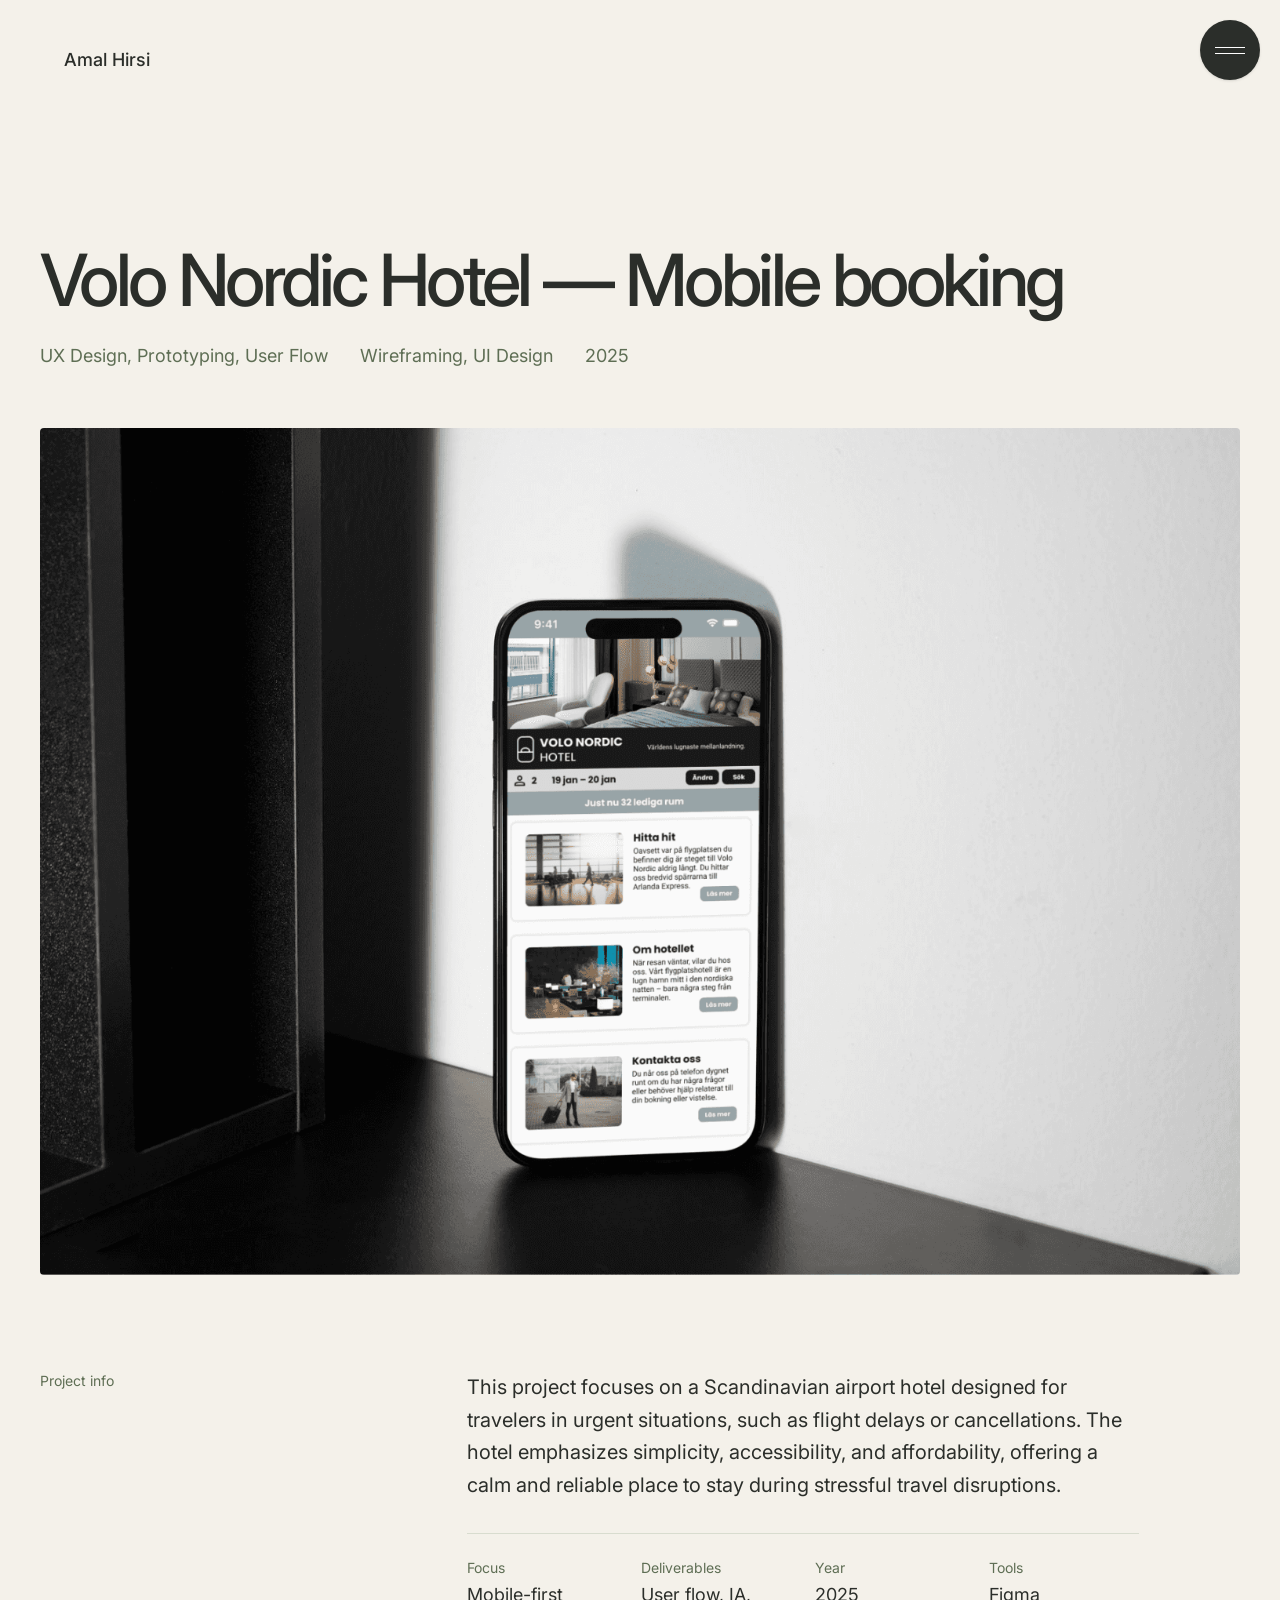
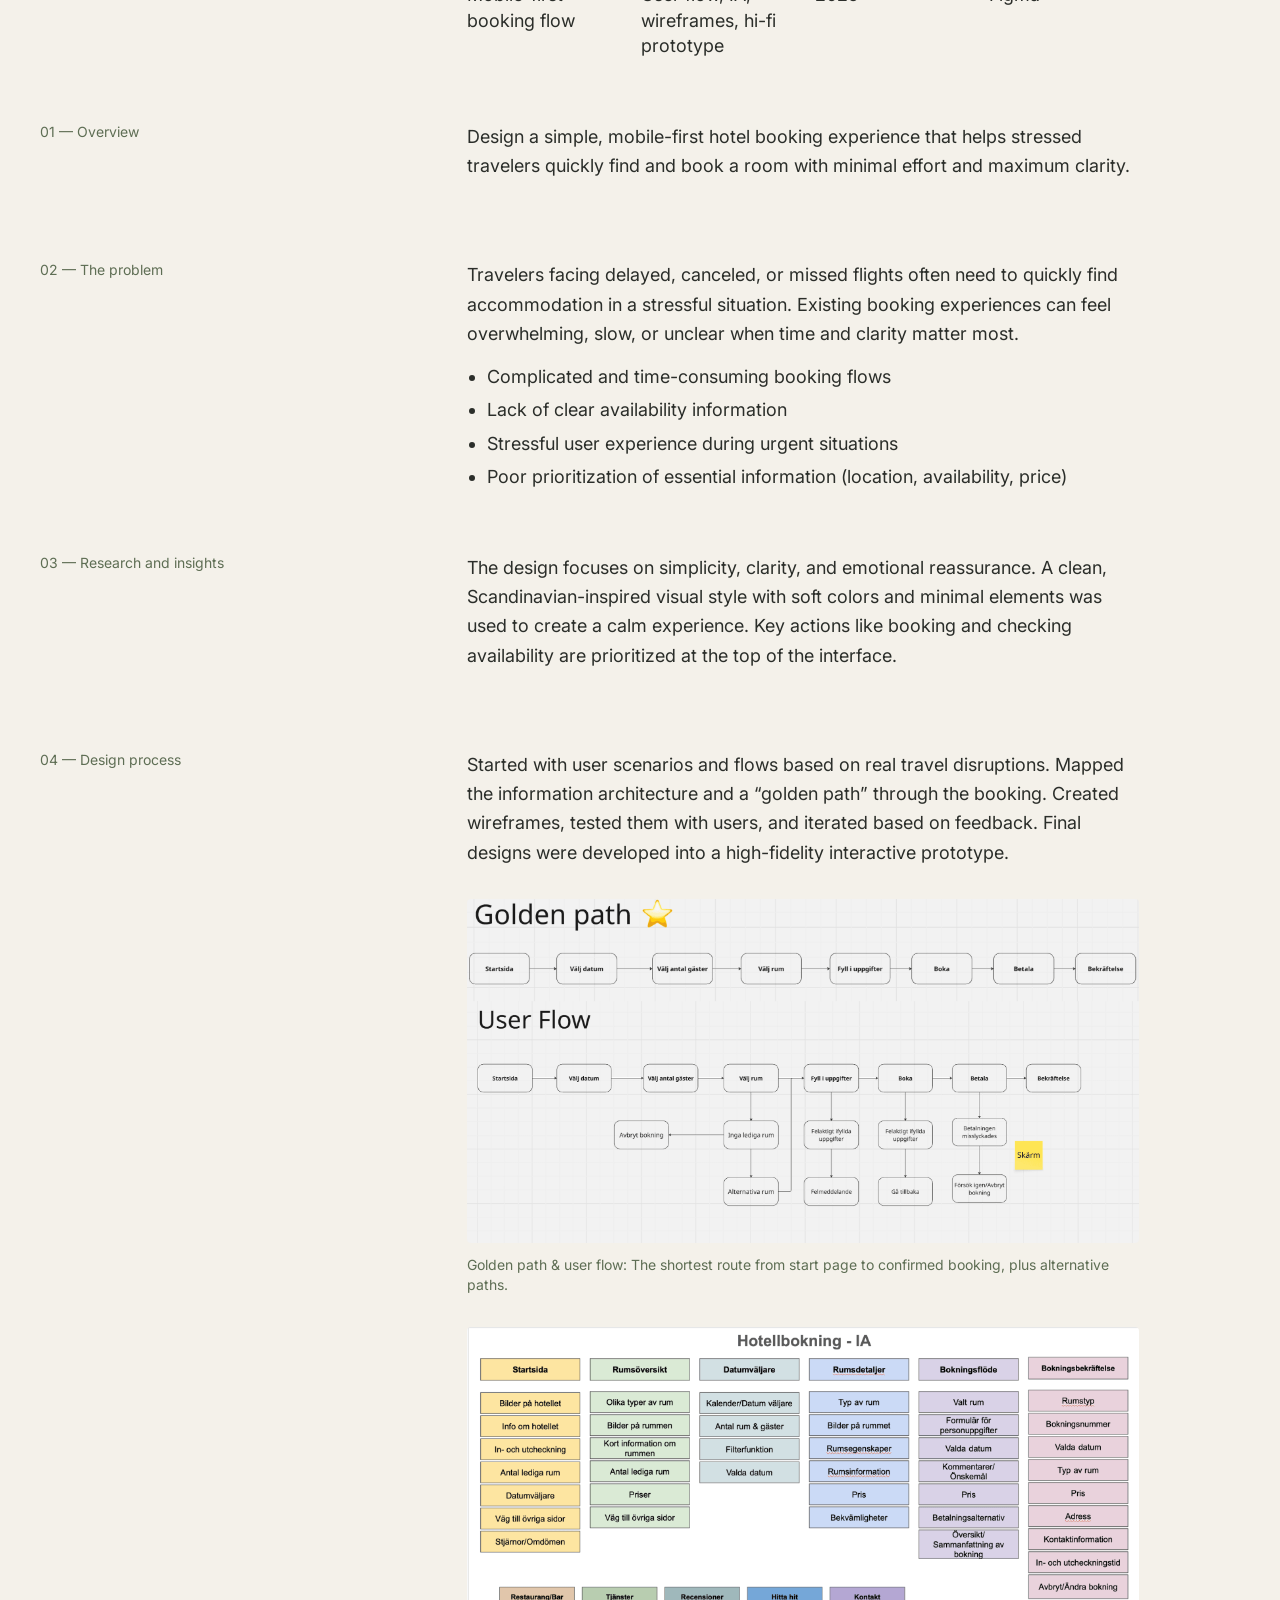
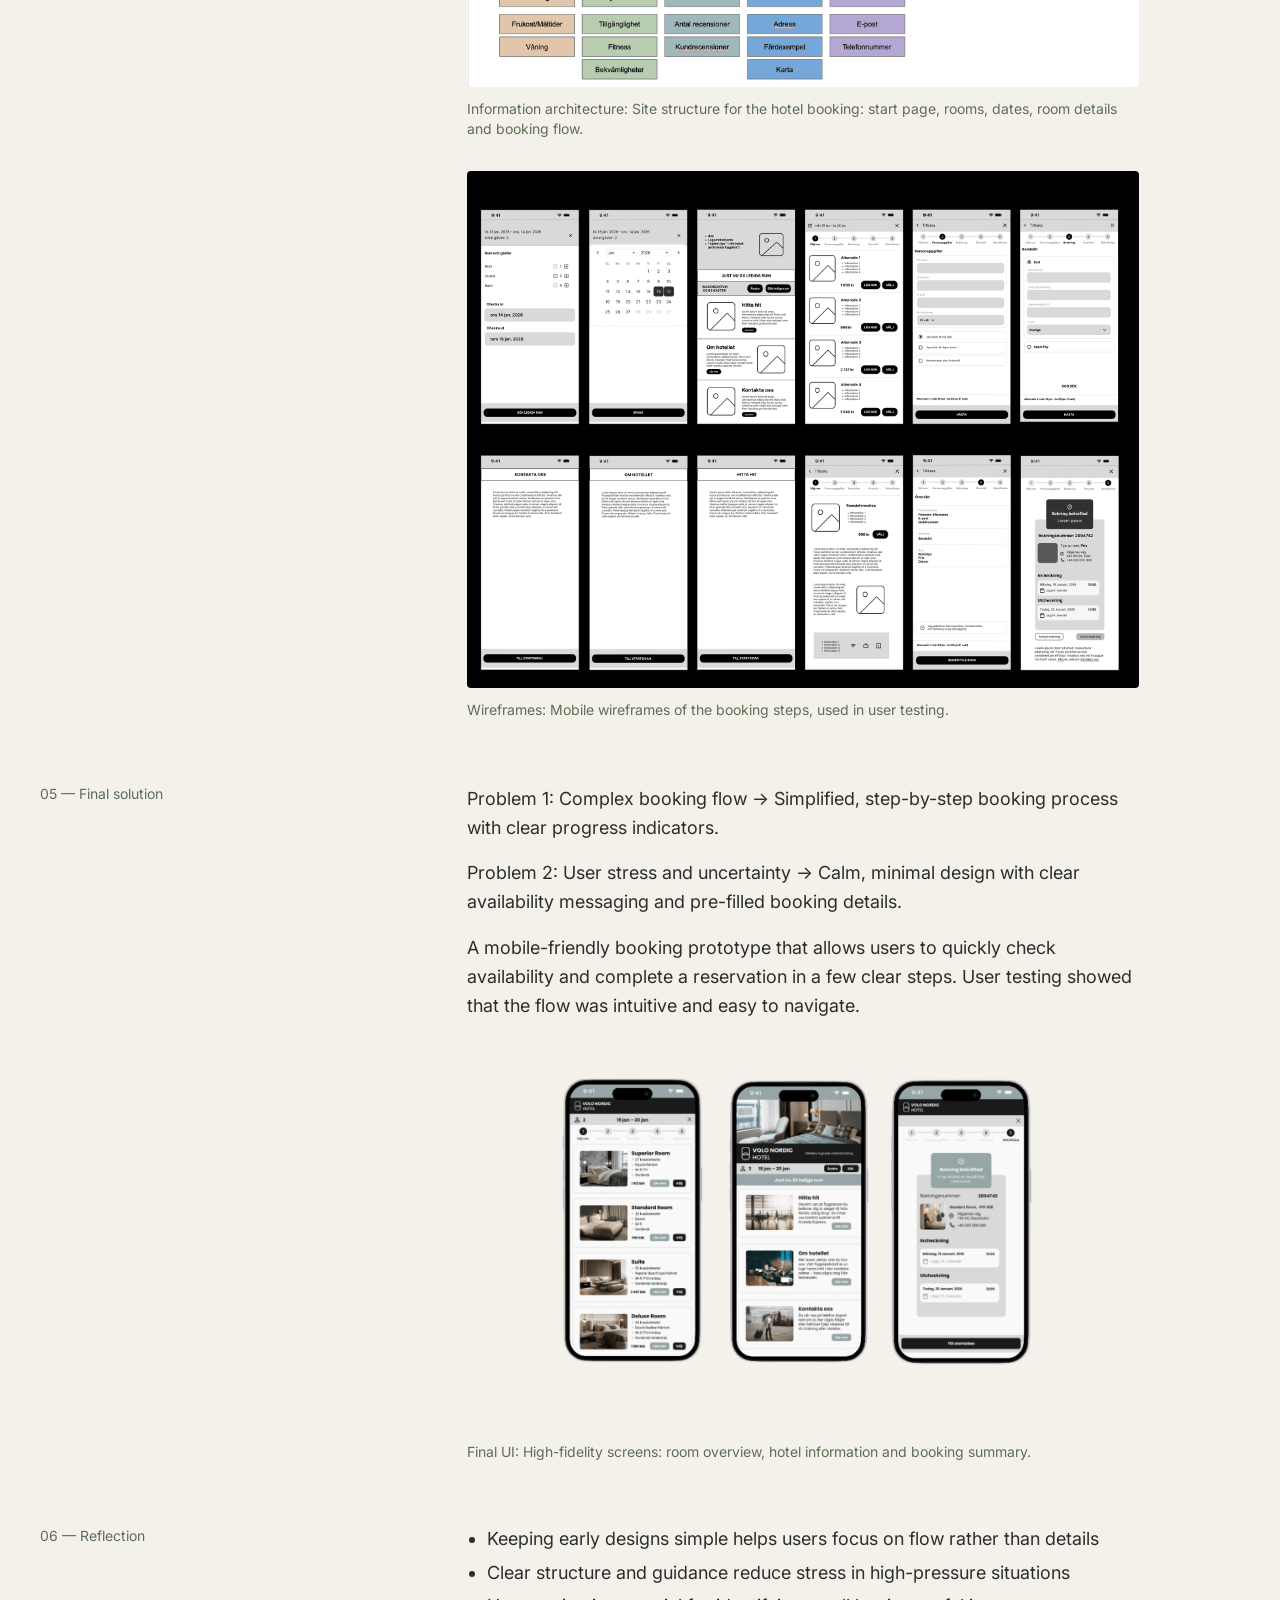
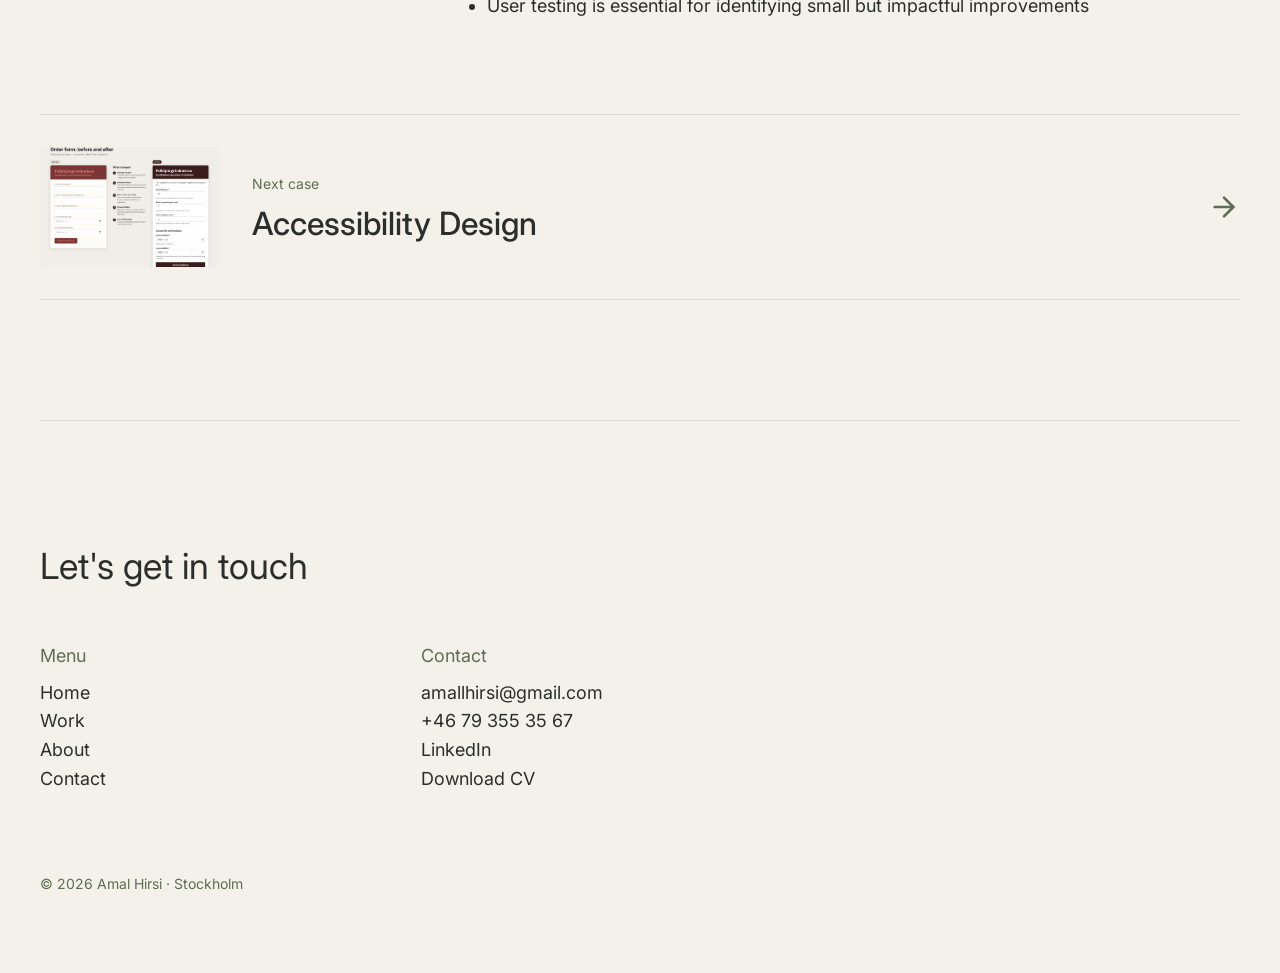
<file: volo.html>
<!DOCTYPE html><html lang="en" data-tsd-source="/src/routes/__root.tsx:104:5"><head data-tsd-source="/src/routes/__root.tsx:105:7"><meta charset="utf-8"><meta name="viewport" content="width=device-width, initial-scale=1"><title>Volo Nordic Hotel — Mobile booking — Amal Hirsi</title><meta name="author" content="Amal Hirsi"><meta name="description" content="User testing showed the booking flow was intuitive and easy to follow"><meta property="og:title" content="Volo Nordic Hotel — Mobile booking — Amal Hirsi"><meta property="og:description" content="User testing showed the booking flow was intuitive and easy to follow"><meta property="og:type" content="article"><meta name="twitter:card" content="summary_large_image"><link rel="icon" href="assets/35a63c-favicon.ico" type="image/x-icon"><link rel="preconnect" href="https://fonts.googleapis.com"><link rel="stylesheet" href="https://fonts.googleapis.com/css2?family=Inter:wght@400;500;600;700&display=swap"><link rel="stylesheet" href="styles.css"></head><body data-tsd-source="/src/routes/__root.tsx:108:7"><a class="skip-link" href="#main" data-tsd-source="/src/routes/__root.tsx:138:2">Skip to content</a><header class="site-header" data-tsd-source="/src/routes/__root.tsx:138:59"><a class="brand" data-tsd-source="/src/routes/__root.tsx:138:91" href="index.html">Amal Hirsi</a></header><button class="inline-flex items-center justify-center gap-2 whitespace-nowrap text-sm font-medium cursor-pointer transition-colors focus-visible:outline-none focus-visible:ring-1 focus-visible:ring-ring disabled:pointer-events-none disabled:opacity-50 disabled:cursor-not-allowed [&amp;_svg]:pointer-events-none [&amp;_svg]:size-4 [&amp;_svg]:shrink-0 bg-primary text-primary-foreground shadow hover:bg-primary/90 px-4 py-2 menu-toggle rounded-full size-[60px]" aria-label="Open menu" aria-expanded="false" aria-controls="menu" data-tsd-source="/src/routes/__root.tsx:139:2"><span data-tsd-source="/src/routes/__root.tsx:139:189"></span><span data-tsd-source="/src/routes/__root.tsx:139:197"></span></button><div class="menu-overlay" aria-hidden="true" data-tsd-source="/src/routes/__root.tsx:140:2"></div><aside class="menu" id="menu" aria-hidden="true" inert="" aria-label="Site menu" data-tsd-source="/src/routes/__root.tsx:141:2"><nav aria-label="Main" data-tsd-source="/src/routes/__root.tsx:141:107"><a data-tsd-source="/src/routes/__root.tsx:141:159" href="index.html">Home</a><a data-tsd-source="/src/routes/__root.tsx:141:183" class="active" href="work.html" data-status="active" aria-current="page">Work</a><a data-tsd-source="/src/routes/__root.tsx:141:211" href="about.html">About</a><a href="mailto:amallhirsi@gmail.com" data-tsd-source="/src/routes/__root.tsx:141:241">Contact</a></nav><div class="menu-contact" data-tsd-source="/src/routes/__root.tsx:141:294"><p data-tsd-source="/src/routes/__root.tsx:141:324">Contact</p><a href="mailto:amallhirsi@gmail.com" data-tsd-source="/src/routes/__root.tsx:141:338">amallhirsi@gmail.com</a><a href="tel:+46793553567" data-tsd-source="/src/routes/__root.tsx:141:393">+46 79 355 35 67</a><a href="https://www.linkedin.com/in/amal-hirsi-2b50b239a/" target="_blank" rel="noopener noreferrer" data-tsd-source="/src/routes/__root.tsx:141:440">LinkedIn</a><a href="assets/9d40c1-Amal-Hirsi-CV.pdf" target="_blank" rel="noopener noreferrer" data-tsd-source="/src/routes/__root.tsx:141:521">Download CV</a></div></aside><main id="main" data-tsd-source="/src/routes/__root.tsx:142:2"><!--$--><article data-tsd-source="/src/routes/work.$slug.tsx:41:5"><section class="page-container page-heading" data-tsd-source="/src/routes/work.$slug.tsx:42:7"><h1 class="text-4xl font-medium tracking-tighter md:text-7xl" data-tsd-source="/src/routes/work.$slug.tsx:43:9">Volo Nordic Hotel — Mobile booking</h1><ul class="mt-6 flex flex-wrap gap-x-8 gap-y-1 text-muted-foreground" data-tsd-source="/src/routes/work.$slug.tsx:44:9"><li data-tsd-source="/src/routes/work.$slug.tsx:45:11">UX Design, Prototyping, User Flow</li><li data-tsd-source="/src/routes/work.$slug.tsx:45:28">Wireframing, UI Design</li><li data-tsd-source="/src/routes/work.$slug.tsx:45:48">2025</li></ul></section><div class="page-container" data-tsd-source="/src/routes/work.$slug.tsx:48:7"><img src="assets/7ff0a0-volo-cover.png" alt="Volo Nordic Hotel mobile booking screens." width="1600" height="1008" class="w-full rounded object-cover" data-tsd-source="/src/routes/work.$slug.tsx:49:9"></div><div class="page-container grid gap-y-16 py-24" data-tsd-source="/src/routes/work.$slug.tsx:52:7"><section class="grid gap-4 md:grid-cols-[1fr_2fr] md:gap-10" data-tsd-source="/src/routes/work.$slug.tsx:109:5"><h2 class="text-sm text-muted-foreground" data-tsd-source="/src/routes/work.$slug.tsx:110:7">Project info</h2><div class="max-w-2xl" data-tsd-source="/src/routes/work.$slug.tsx:111:7"><p class="text-xl leading-relaxed" data-tsd-source="/src/routes/work.$slug.tsx:54:32">This project focuses on a Scandinavian airport hotel designed for travelers in urgent situations, such as flight delays or cancellations. The hotel emphasizes simplicity, accessibility, and affordability, offering a calm and reliable place to stay during stressful travel disruptions.</p><dl class="mt-8 grid grid-cols-2 gap-6 border-t pt-6 md:grid-cols-4" data-tsd-source="/src/routes/work.$slug.tsx:56:13"><div data-tsd-source="/src/routes/work.$slug.tsx:58:17"><dt class="text-sm text-muted-foreground" data-tsd-source="/src/routes/work.$slug.tsx:58:33">Focus</dt><dd class="mt-1" data-tsd-source="/src/routes/work.$slug.tsx:58:90">Mobile-first booking flow</dd></div><div data-tsd-source="/src/routes/work.$slug.tsx:58:17"><dt class="text-sm text-muted-foreground" data-tsd-source="/src/routes/work.$slug.tsx:58:33">Deliverables</dt><dd class="mt-1" data-tsd-source="/src/routes/work.$slug.tsx:58:90">User flow, IA, wireframes, hi-fi prototype</dd></div><div data-tsd-source="/src/routes/work.$slug.tsx:58:17"><dt class="text-sm text-muted-foreground" data-tsd-source="/src/routes/work.$slug.tsx:58:33">Year</dt><dd class="mt-1" data-tsd-source="/src/routes/work.$slug.tsx:58:90">2025</dd></div><div data-tsd-source="/src/routes/work.$slug.tsx:58:17"><dt class="text-sm text-muted-foreground" data-tsd-source="/src/routes/work.$slug.tsx:58:33">Tools</dt><dd class="mt-1" data-tsd-source="/src/routes/work.$slug.tsx:58:90">Figma</dd></div></dl></div></section><section class="grid gap-4 md:grid-cols-[1fr_2fr] md:gap-10" data-tsd-source="/src/routes/work.$slug.tsx:109:5"><h2 class="text-sm text-muted-foreground" data-tsd-source="/src/routes/work.$slug.tsx:110:7">01 — Overview</h2><div class="max-w-2xl" data-tsd-source="/src/routes/work.$slug.tsx:111:7"><p class="mb-4 leading-relaxed" data-tsd-source="/src/routes/work.$slug.tsx:83:39">Design a simple, mobile-first hotel booking experience that helps stressed travelers quickly find and book a room with minimal effort and maximum clarity.</p></div></section><section class="grid gap-4 md:grid-cols-[1fr_2fr] md:gap-10" data-tsd-source="/src/routes/work.$slug.tsx:109:5"><h2 class="text-sm text-muted-foreground" data-tsd-source="/src/routes/work.$slug.tsx:110:7">02 — The problem</h2><div class="max-w-2xl" data-tsd-source="/src/routes/work.$slug.tsx:111:7"><p class="mb-4 leading-relaxed" data-tsd-source="/src/routes/work.$slug.tsx:83:39">Travelers facing delayed, canceled, or missed flights often need to quickly find accommodation in a stressful situation. Existing booking experiences can feel overwhelming, slow, or unclear when time and clarity matter most.</p><ul class="list-disc space-y-2 pl-5" data-tsd-source="/src/routes/work.$slug.tsx:84:27"><li data-tsd-source="/src/routes/work.$slug.tsx:84:90">Complicated and time-consuming booking flows</li><li data-tsd-source="/src/routes/work.$slug.tsx:84:90">Lack of clear availability information</li><li data-tsd-source="/src/routes/work.$slug.tsx:84:90">Stressful user experience during urgent situations</li><li data-tsd-source="/src/routes/work.$slug.tsx:84:90">Poor prioritization of essential information (location, availability, price)</li></ul></div></section><section class="grid gap-4 md:grid-cols-[1fr_2fr] md:gap-10" data-tsd-source="/src/routes/work.$slug.tsx:109:5"><h2 class="text-sm text-muted-foreground" data-tsd-source="/src/routes/work.$slug.tsx:110:7">03 — Research and insights</h2><div class="max-w-2xl" data-tsd-source="/src/routes/work.$slug.tsx:111:7"><p class="mb-4 leading-relaxed" data-tsd-source="/src/routes/work.$slug.tsx:83:39">The design focuses on simplicity, clarity, and emotional reassurance. A clean, Scandinavian-inspired visual style with soft colors and minimal elements was used to create a calm experience. Key actions like booking and checking availability are prioritized at the top of the interface.</p></div></section><section class="grid gap-4 md:grid-cols-[1fr_2fr] md:gap-10" data-tsd-source="/src/routes/work.$slug.tsx:109:5"><h2 class="text-sm text-muted-foreground" data-tsd-source="/src/routes/work.$slug.tsx:110:7">04 — Design process</h2><div class="max-w-2xl" data-tsd-source="/src/routes/work.$slug.tsx:111:7"><p class="mb-4 leading-relaxed" data-tsd-source="/src/routes/work.$slug.tsx:83:39">Started with user scenarios and flows based on real travel disruptions. Mapped the information architecture and a “golden path” through the booking. Created wireframes, tested them with users, and iterated based on feedback. Final designs were developed into a high-fidelity interactive prototype.</p><figure class="mt-8" data-tsd-source="/src/routes/work.$slug.tsx:86:15"><img src="assets/2e7b56-volo-4.png" alt="Golden path &amp; user flow: The shortest route from start page to confirmed booking, plus alternative paths." loading="lazy" class="h-auto w-full rounded" data-tsd-source="/src/routes/work.$slug.tsx:87:17"><figcaption class="mt-3 text-sm text-muted-foreground" data-tsd-source="/src/routes/work.$slug.tsx:88:17">Golden path &amp; user flow: The shortest route from start page to confirmed booking, plus alternative paths.</figcaption></figure><figure class="mt-8" data-tsd-source="/src/routes/work.$slug.tsx:86:15"><img src="assets/27c901-volo-3.png" alt="Information architecture: Site structure for the hotel booking: start page, rooms, dates, room details and booking flow." loading="lazy" class="h-auto w-full rounded" data-tsd-source="/src/routes/work.$slug.tsx:87:17"><figcaption class="mt-3 text-sm text-muted-foreground" data-tsd-source="/src/routes/work.$slug.tsx:88:17">Information architecture: Site structure for the hotel booking: start page, rooms, dates, room details and booking flow.</figcaption></figure><figure class="mt-8" data-tsd-source="/src/routes/work.$slug.tsx:86:15"><img src="assets/9b7661-volo-1.png" alt="Wireframes: Mobile wireframes of the booking steps, used in user testing." loading="lazy" class="h-auto w-full rounded" data-tsd-source="/src/routes/work.$slug.tsx:87:17"><figcaption class="mt-3 text-sm text-muted-foreground" data-tsd-source="/src/routes/work.$slug.tsx:88:17">Wireframes: Mobile wireframes of the booking steps, used in user testing.</figcaption></figure></div></section><section class="grid gap-4 md:grid-cols-[1fr_2fr] md:gap-10" data-tsd-source="/src/routes/work.$slug.tsx:109:5"><h2 class="text-sm text-muted-foreground" data-tsd-source="/src/routes/work.$slug.tsx:110:7">05 — Final solution</h2><div class="max-w-2xl" data-tsd-source="/src/routes/work.$slug.tsx:111:7"><p class="mb-4 leading-relaxed" data-tsd-source="/src/routes/work.$slug.tsx:83:39">Problem 1: Complex booking flow → Simplified, step-by-step booking process with clear progress indicators.</p><p class="mb-4 leading-relaxed" data-tsd-source="/src/routes/work.$slug.tsx:83:39">Problem 2: User stress and uncertainty → Calm, minimal design with clear availability messaging and pre-filled booking details.</p><p class="mb-4 leading-relaxed" data-tsd-source="/src/routes/work.$slug.tsx:83:39">A mobile-friendly booking prototype that allows users to quickly check availability and complete a reservation in a few clear steps. User testing showed that the flow was intuitive and easy to navigate.</p><figure class="mt-8" data-tsd-source="/src/routes/work.$slug.tsx:86:15"><img src="assets/10e867-volo-2.png" alt="Final UI: High-fidelity screens: room overview, hotel information and booking summary." loading="lazy" class="h-auto w-full rounded" data-tsd-source="/src/routes/work.$slug.tsx:87:17"><figcaption class="mt-3 text-sm text-muted-foreground" data-tsd-source="/src/routes/work.$slug.tsx:88:17">Final UI: High-fidelity screens: room overview, hotel information and booking summary.</figcaption></figure></div></section><section class="grid gap-4 md:grid-cols-[1fr_2fr] md:gap-10" data-tsd-source="/src/routes/work.$slug.tsx:109:5"><h2 class="text-sm text-muted-foreground" data-tsd-source="/src/routes/work.$slug.tsx:110:7">06 — Reflection</h2><div class="max-w-2xl" data-tsd-source="/src/routes/work.$slug.tsx:111:7"><ul class="list-disc space-y-2 pl-5" data-tsd-source="/src/routes/work.$slug.tsx:84:27"><li data-tsd-source="/src/routes/work.$slug.tsx:84:90">Keeping early designs simple helps users focus on flow rather than details</li><li data-tsd-source="/src/routes/work.$slug.tsx:84:90">Clear structure and guidance reduce stress in high-pressure situations</li><li data-tsd-source="/src/routes/work.$slug.tsx:84:90">User testing is essential for identifying small but impactful improvements</li></ul></div></section></div><a class="next-project page-container group" data-tsd-source="/src/routes/work.$slug.tsx:95:7" href="accessibility-design.html"><img src="assets/a43ced-accessibility-order-form.png" alt="" loading="lazy" class="next-project-image" data-tsd-source="/src/routes/work.$slug.tsx:96:9"><div class="next-project-copy" data-tsd-source="/src/routes/work.$slug.tsx:97:9"><span class="text-sm text-muted-foreground" data-tsd-source="/src/routes/work.$slug.tsx:98:11">Next case</span><span class="next-project-title" data-tsd-source="/src/routes/work.$slug.tsx:99:11">Accessibility Design</span></div><svg xmlns="http://www.w3.org/2000/svg" width="24" height="24" viewBox="0 0 24 24" fill="none" stroke="currentColor" stroke-width="2" stroke-linecap="round" stroke-linejoin="round" class="lucide lucide-arrow-right next-project-arrow" aria-hidden="true" data-tsd-source="/src/routes/work.$slug.tsx:101:9"><path d="M5 12h14"></path><path d="m12 5 7 7-7 7"></path></svg></a></article><!--/$--></main><footer class="site-footer" id="contact" data-tsd-source="/src/routes/__root.tsx:143:2"><hr data-tsd-source="/src/routes/__root.tsx:143:47"><h2 data-tsd-source="/src/routes/__root.tsx:143:53">Let's get in touch</h2><div class="footer-cols" data-tsd-source="/src/routes/__root.tsx:143:80"><div data-tsd-source="/src/routes/__root.tsx:143:109"><p data-tsd-source="/src/routes/__root.tsx:143:114">Menu</p><a data-tsd-source="/src/routes/__root.tsx:143:125" href="index.html">Home</a><a data-tsd-source="/src/routes/__root.tsx:143:149" class="active" href="work.html" data-status="active" aria-current="page">Work</a><a data-tsd-source="/src/routes/__root.tsx:143:177" href="about.html">About</a><a href="mailto:amallhirsi@gmail.com" data-tsd-source="/src/routes/__root.tsx:143:207">Contact</a></div><div data-tsd-source="/src/routes/__root.tsx:143:260"><p data-tsd-source="/src/routes/__root.tsx:143:265">Contact</p><a href="mailto:amallhirsi@gmail.com" data-tsd-source="/src/routes/__root.tsx:143:279">amallhirsi@gmail.com</a><a href="tel:+46793553567" data-tsd-source="/src/routes/__root.tsx:143:334">+46 79 355 35 67</a><a href="https://www.linkedin.com/in/amal-hirsi-2b50b239a/" target="_blank" rel="noopener noreferrer" data-tsd-source="/src/routes/__root.tsx:143:381">LinkedIn</a><a href="assets/9d40c1-Amal-Hirsi-CV.pdf" target="_blank" rel="noopener noreferrer" data-tsd-source="/src/routes/__root.tsx:143:462">Download CV</a></div></div><p class="footer-bottom" data-tsd-source="/src/routes/__root.tsx:143:552">© 2026 Amal Hirsi · Stockholm</p></footer><script>document.addEventListener('DOMContentLoaded',function(){var t=document.querySelector('.menu-toggle'),m=document.getElementById('menu'),o=document.querySelector('.menu-overlay');if(!t||!m)return;function s(v){document.body.classList.toggle('menu-open',v);t.setAttribute('aria-expanded',v);t.setAttribute('aria-label',v?'Close menu':'Open menu');m.setAttribute('aria-hidden',!v);if(v)m.removeAttribute('inert');else m.setAttribute('inert','');}t.addEventListener('click',function(){s(!document.body.classList.contains('menu-open'))});o&&o.addEventListener('click',function(){s(false)});document.addEventListener('keydown',function(e){if(e.key==='Escape')s(false)});});</script></body></html>
</file>
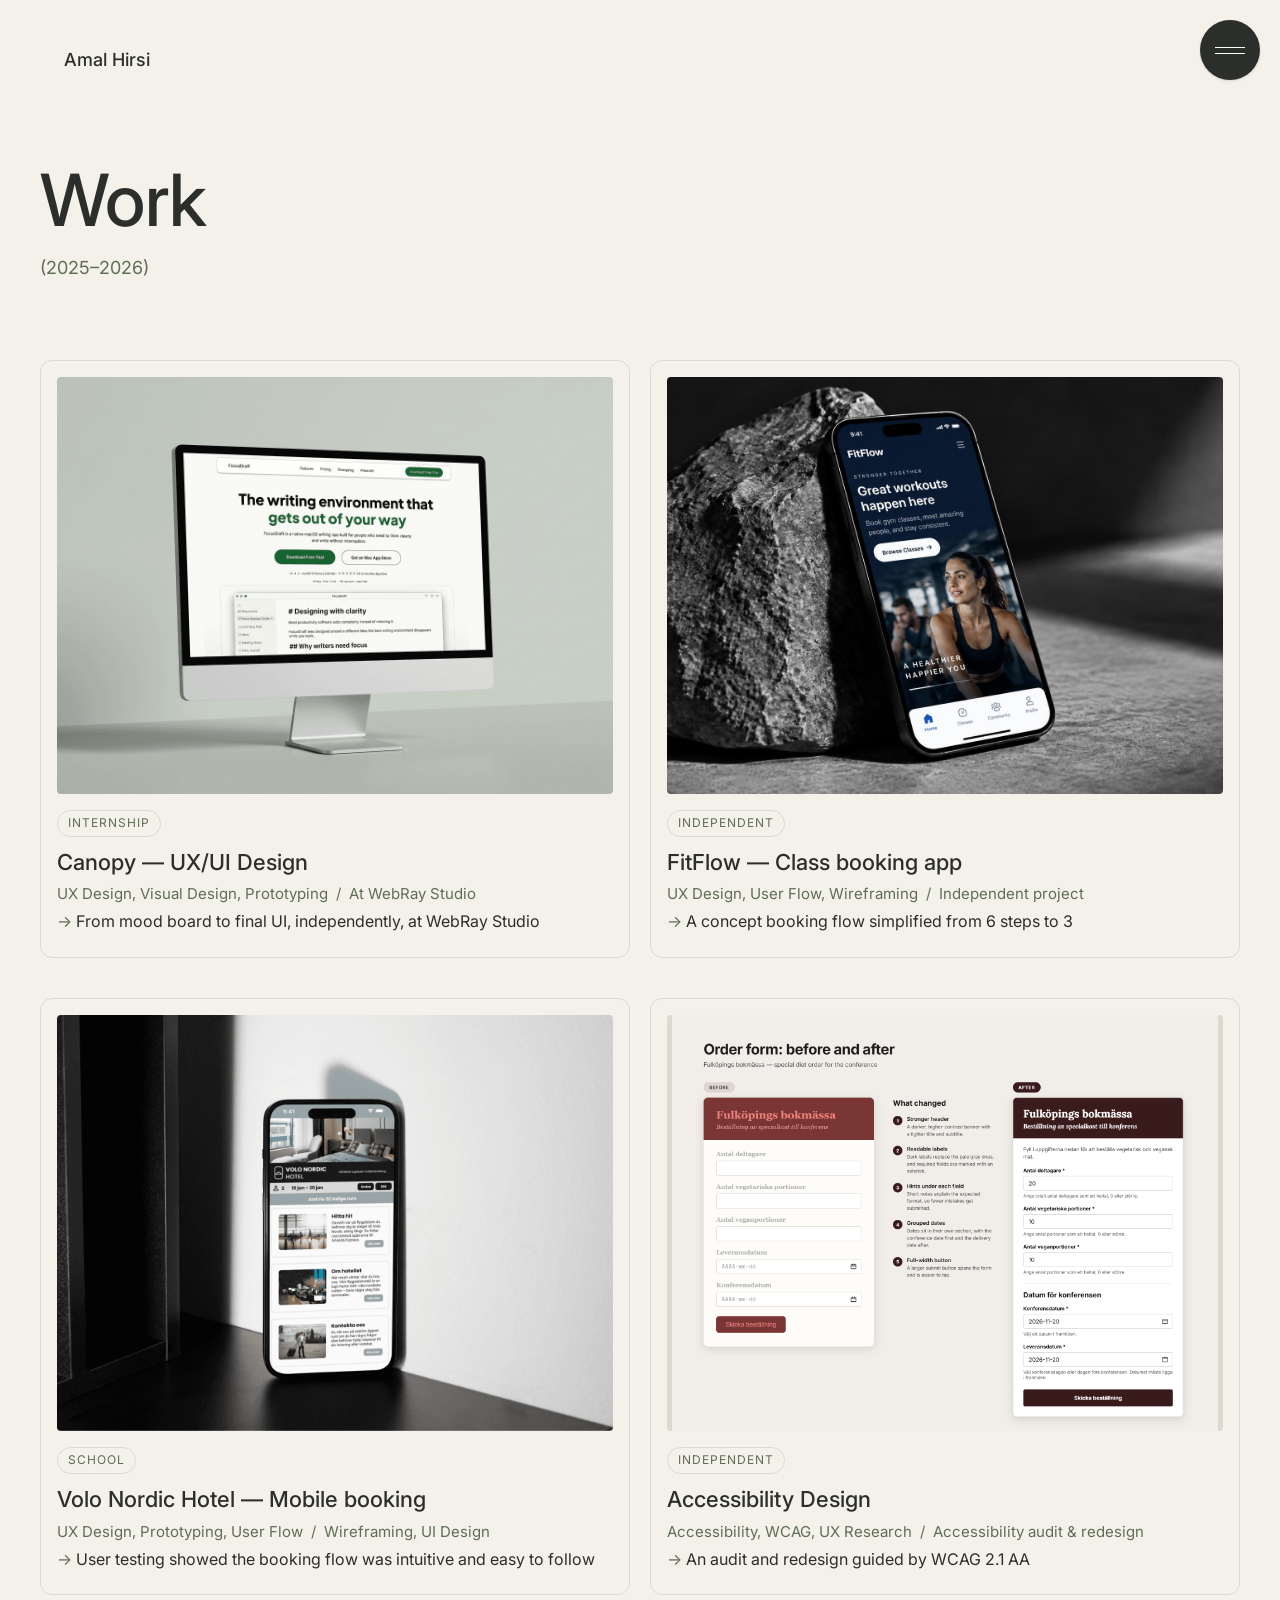
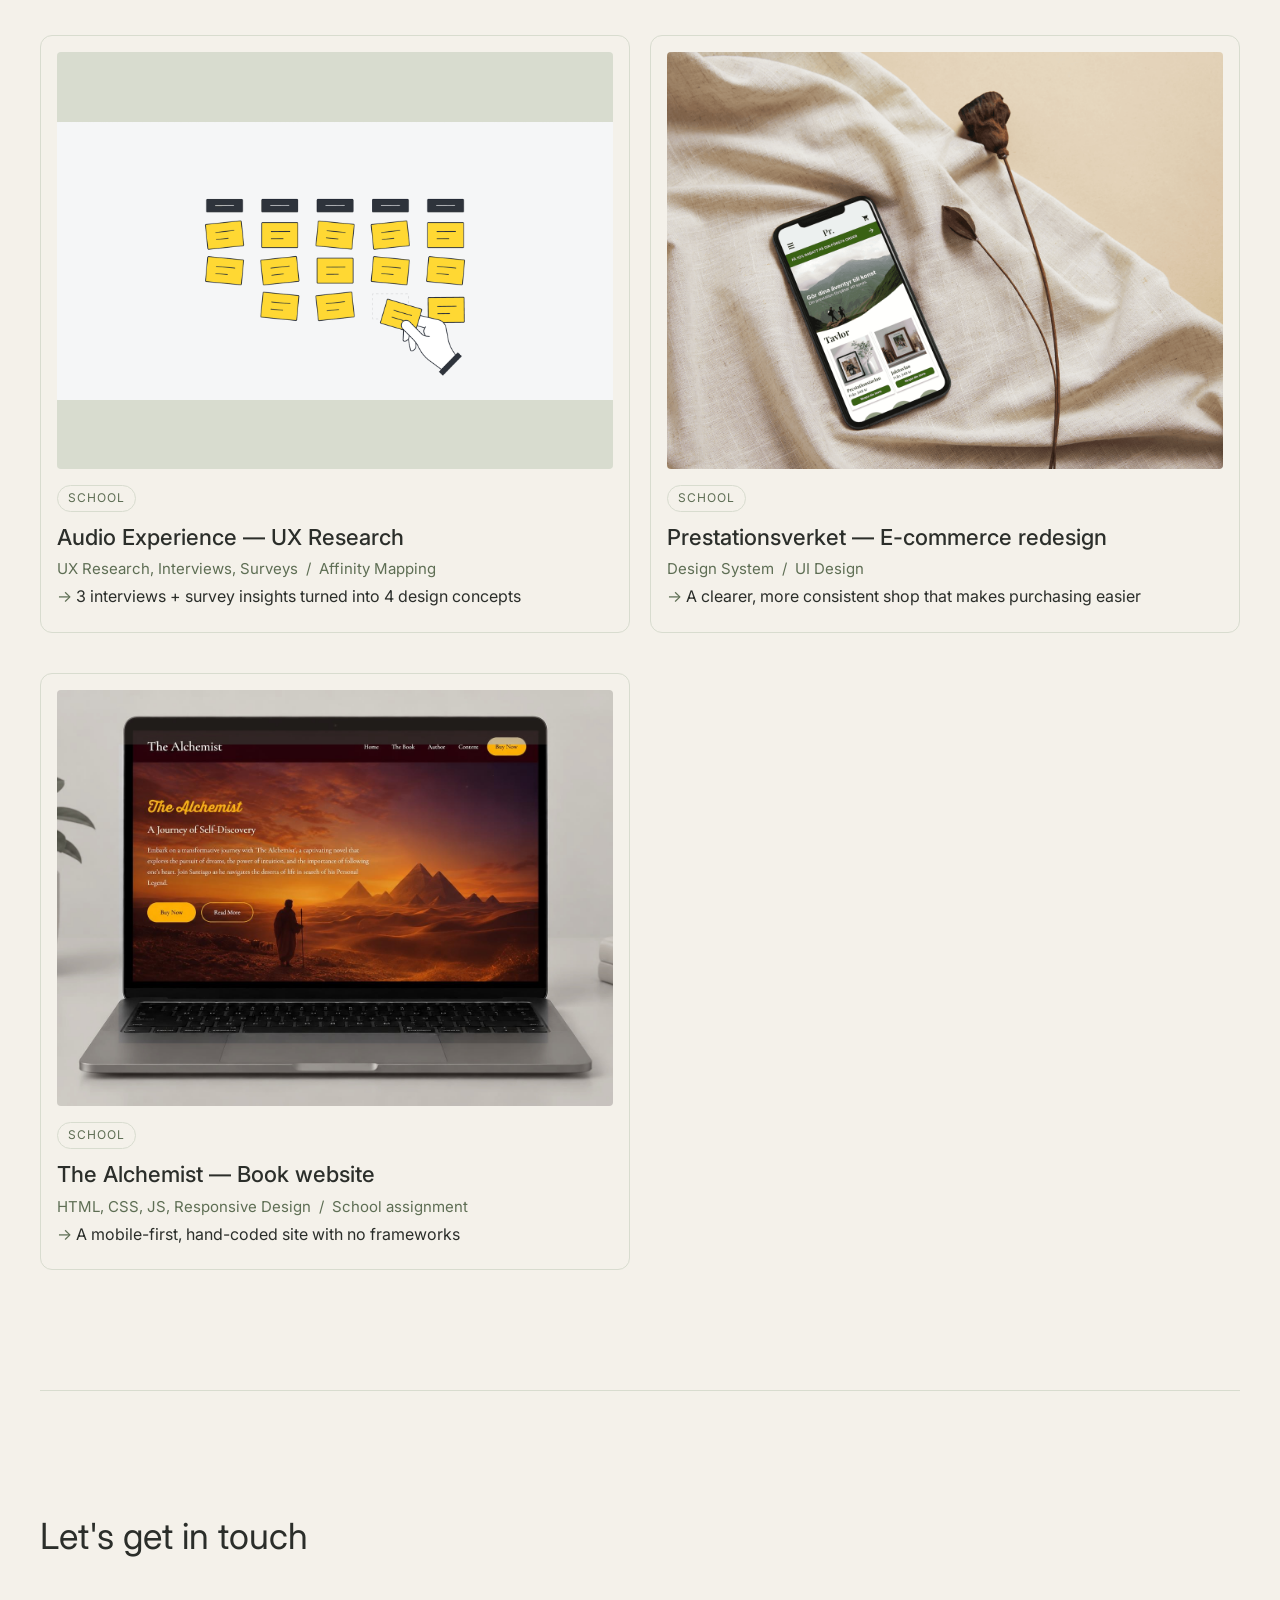
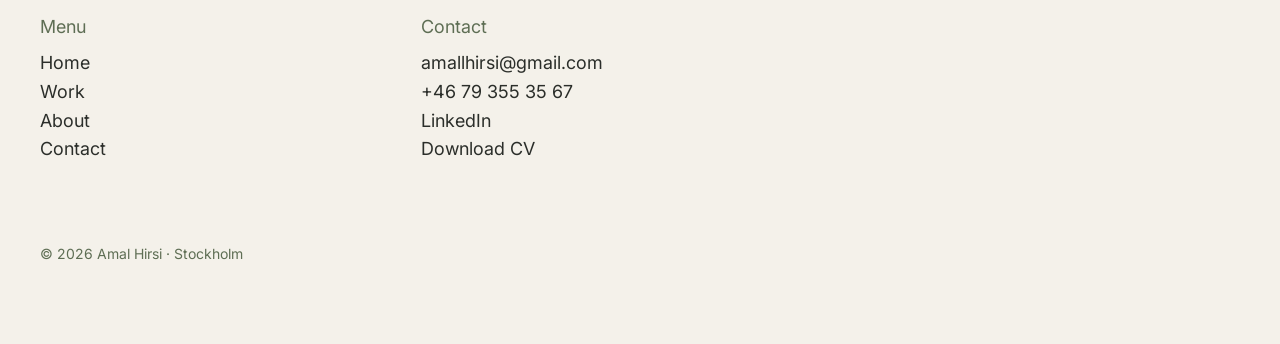
<file: work.html>
<!DOCTYPE html><html lang="en" data-tsd-source="/src/routes/__root.tsx:104:5"><head data-tsd-source="/src/routes/__root.tsx:105:7"><meta charset="utf-8"><meta name="viewport" content="width=device-width, initial-scale=1"><title>Work — Amal Hirsi | UX/UI Portfolio</title><meta name="author" content="Amal Hirsi"><meta name="description" content="Explore Amal Hirsi's UX research, accessible design, digital products and web design projects."><meta property="og:title" content="Work — Amal Hirsi | UX/UI Portfolio"><meta property="og:description" content="UX research, accessible design, digital products and web design by Amal Hirsi."><meta property="og:type" content="website"><meta name="twitter:card" content="summary_large_image"><link rel="icon" href="assets/35a63c-favicon.ico" type="image/x-icon"><link rel="preconnect" href="https://fonts.googleapis.com"><link rel="stylesheet" href="https://fonts.googleapis.com/css2?family=Inter:wght@400;500;600;700&display=swap"><link rel="stylesheet" href="styles.css"></head><body data-tsd-source="/src/routes/__root.tsx:108:7"><a class="skip-link" href="#main" data-tsd-source="/src/routes/__root.tsx:138:2">Skip to content</a><header class="site-header" data-tsd-source="/src/routes/__root.tsx:138:59"><a class="brand" data-tsd-source="/src/routes/__root.tsx:138:91" href="index.html">Amal Hirsi</a></header><button class="inline-flex items-center justify-center gap-2 whitespace-nowrap text-sm font-medium cursor-pointer transition-colors focus-visible:outline-none focus-visible:ring-1 focus-visible:ring-ring disabled:pointer-events-none disabled:opacity-50 disabled:cursor-not-allowed [&amp;_svg]:pointer-events-none [&amp;_svg]:size-4 [&amp;_svg]:shrink-0 bg-primary text-primary-foreground shadow hover:bg-primary/90 px-4 py-2 menu-toggle rounded-full size-[60px]" aria-label="Open menu" aria-expanded="false" aria-controls="menu" data-tsd-source="/src/routes/__root.tsx:139:2"><span data-tsd-source="/src/routes/__root.tsx:139:189"></span><span data-tsd-source="/src/routes/__root.tsx:139:197"></span></button><div class="menu-overlay" aria-hidden="true" data-tsd-source="/src/routes/__root.tsx:140:2"></div><aside class="menu" id="menu" aria-hidden="true" inert="" aria-label="Site menu" data-tsd-source="/src/routes/__root.tsx:141:2"><nav aria-label="Main" data-tsd-source="/src/routes/__root.tsx:141:107"><a data-tsd-source="/src/routes/__root.tsx:141:159" href="index.html">Home</a><a data-tsd-source="/src/routes/__root.tsx:141:183" class="active" href="work.html" data-status="active" aria-current="page">Work</a><a data-tsd-source="/src/routes/__root.tsx:141:211" href="about.html">About</a><a href="mailto:amallhirsi@gmail.com" data-tsd-source="/src/routes/__root.tsx:141:241">Contact</a></nav><div class="menu-contact" data-tsd-source="/src/routes/__root.tsx:141:294"><p data-tsd-source="/src/routes/__root.tsx:141:324">Contact</p><a href="mailto:amallhirsi@gmail.com" data-tsd-source="/src/routes/__root.tsx:141:338">amallhirsi@gmail.com</a><a href="tel:+46793553567" data-tsd-source="/src/routes/__root.tsx:141:393">+46 79 355 35 67</a><a href="https://www.linkedin.com/in/amal-hirsi-2b50b239a/" target="_blank" rel="noopener noreferrer" data-tsd-source="/src/routes/__root.tsx:141:440">LinkedIn</a><a href="assets/9d40c1-Amal-Hirsi-CV.pdf" target="_blank" rel="noopener noreferrer" data-tsd-source="/src/routes/__root.tsx:141:521">Download CV</a></div></aside><main id="main" data-tsd-source="/src/routes/__root.tsx:142:2"><!--$--><section class="work work-page" data-tsd-source="/src/routes/work.tsx:18:12"><h1 class="page-title" data-tsd-source="/src/routes/work.tsx:18:48">Work</h1><p class="page-sub" data-tsd-source="/src/routes/work.tsx:18:84">(2025–2026)</p><ul class="projects" data-tsd-source="/src/routes/work.tsx:18:123"><li data-tsd-source="/src/routes/work.tsx:18:169"><a class="project" data-tsd-source="/src/components/project-card.tsx:5:9" href="canopy.html"><div class="project-media" data-tsd-source="/src/components/project-card.tsx:4:20"><img src="assets/ab8006-canopy-cover.png" alt="Canopy website hero shown on an iMac with green call-to-action buttons." loading="lazy" data-tsd-source="/src/components/project-card.tsx:4:51"></div><p class="project-kind" data-tsd-source="/src/components/project-card.tsx:4:204">Internship</p><h3 class="project-title" data-tsd-source="/src/components/project-card.tsx:4:244">Canopy — UX/UI Design<span class="arrow" aria-hidden="true" data-tsd-source="/src/components/project-card.tsx:4:283">→</span></h3><p class="project-tags" data-tsd-source="/src/components/project-card.tsx:4:339">UX Design, Visual Design, Prototyping<span class="sep" data-tsd-source="/src/components/project-card.tsx:4:375">/</span>At WebRay Studio</p><p class="project-result" data-tsd-source="/src/components/project-card.tsx:4:420">From mood board to final UI, independently, at WebRay Studio</p></a></li><li data-tsd-source="/src/routes/work.tsx:18:169"><a class="project" data-tsd-source="/src/components/project-card.tsx:5:9" href="fitflow-class-booking.html"><div class="project-media" data-tsd-source="/src/components/project-card.tsx:4:20"><img src="assets/a4de70-fitflow-phone-cover.jpg" alt="Smartphone leaning on a rock showing the FitFlow home screen with a Browse Classes button and gym photography." loading="lazy" data-tsd-source="/src/components/project-card.tsx:4:51"></div><p class="project-kind" data-tsd-source="/src/components/project-card.tsx:4:204">Independent</p><h3 class="project-title" data-tsd-source="/src/components/project-card.tsx:4:244">FitFlow — Class booking app<span class="arrow" aria-hidden="true" data-tsd-source="/src/components/project-card.tsx:4:283">→</span></h3><p class="project-tags" data-tsd-source="/src/components/project-card.tsx:4:339">UX Design, User Flow, Wireframing<span class="sep" data-tsd-source="/src/components/project-card.tsx:4:375">/</span>Independent project</p><p class="project-result" data-tsd-source="/src/components/project-card.tsx:4:420">A concept booking flow simplified from 6 steps to 3</p></a></li><li data-tsd-source="/src/routes/work.tsx:18:169"><a class="project" data-tsd-source="/src/components/project-card.tsx:5:9" href="volo.html"><div class="project-media" data-tsd-source="/src/components/project-card.tsx:4:20"><img src="assets/7ff0a0-volo-cover.png" alt="Volo Nordic Hotel mobile booking screens." loading="lazy" data-tsd-source="/src/components/project-card.tsx:4:51"></div><p class="project-kind" data-tsd-source="/src/components/project-card.tsx:4:204">School</p><h3 class="project-title" data-tsd-source="/src/components/project-card.tsx:4:244">Volo Nordic Hotel — Mobile booking<span class="arrow" aria-hidden="true" data-tsd-source="/src/components/project-card.tsx:4:283">→</span></h3><p class="project-tags" data-tsd-source="/src/components/project-card.tsx:4:339">UX Design, Prototyping, User Flow<span class="sep" data-tsd-source="/src/components/project-card.tsx:4:375">/</span>Wireframing, UI Design</p><p class="project-result" data-tsd-source="/src/components/project-card.tsx:4:420">User testing showed the booking flow was intuitive and easy to follow</p></a></li><li data-tsd-source="/src/routes/work.tsx:18:169"><a class="project" data-tsd-source="/src/components/project-card.tsx:5:9" href="accessibility-design.html"><div class="project-media" data-tsd-source="/src/components/project-card.tsx:4:20"><img src="assets/a43ced-accessibility-order-form.png" alt="Before and after of an order form: the redesign has higher contrast, clear labels, required markers and helper text." loading="lazy" class="contained" data-tsd-source="/src/components/project-card.tsx:4:51"></div><p class="project-kind" data-tsd-source="/src/components/project-card.tsx:4:204">Independent</p><h3 class="project-title" data-tsd-source="/src/components/project-card.tsx:4:244">Accessibility Design<span class="arrow" aria-hidden="true" data-tsd-source="/src/components/project-card.tsx:4:283">→</span></h3><p class="project-tags" data-tsd-source="/src/components/project-card.tsx:4:339">Accessibility, WCAG, UX Research<span class="sep" data-tsd-source="/src/components/project-card.tsx:4:375">/</span>Accessibility audit &amp; redesign</p><p class="project-result" data-tsd-source="/src/components/project-card.tsx:4:420">An audit and redesign guided by WCAG 2.1 AA</p></a></li><li data-tsd-source="/src/routes/work.tsx:18:169"><a class="project" data-tsd-source="/src/components/project-card.tsx:5:9" href="audio.html"><div class="project-media" data-tsd-source="/src/components/project-card.tsx:4:20"><img src="assets/7193cf-audio-cover.png" alt="Audio Experience UX research project." loading="lazy" class="contained" data-tsd-source="/src/components/project-card.tsx:4:51"></div><p class="project-kind" data-tsd-source="/src/components/project-card.tsx:4:204">School</p><h3 class="project-title" data-tsd-source="/src/components/project-card.tsx:4:244">Audio Experience — UX Research<span class="arrow" aria-hidden="true" data-tsd-source="/src/components/project-card.tsx:4:283">→</span></h3><p class="project-tags" data-tsd-source="/src/components/project-card.tsx:4:339">UX Research, Interviews, Surveys<span class="sep" data-tsd-source="/src/components/project-card.tsx:4:375">/</span>Affinity Mapping</p><p class="project-result" data-tsd-source="/src/components/project-card.tsx:4:420">3 interviews + survey insights turned into 4 design concepts</p></a></li><li data-tsd-source="/src/routes/work.tsx:18:169"><a class="project" data-tsd-source="/src/components/project-card.tsx:5:9" href="prestationsverket.html"><div class="project-media" data-tsd-source="/src/components/project-card.tsx:4:20"><img src="assets/8228ff-prestationsverket-cover.png" alt="Prestationsverket e-commerce redesign." loading="lazy" data-tsd-source="/src/components/project-card.tsx:4:51"></div><p class="project-kind" data-tsd-source="/src/components/project-card.tsx:4:204">School</p><h3 class="project-title" data-tsd-source="/src/components/project-card.tsx:4:244">Prestationsverket — E-commerce redesign<span class="arrow" aria-hidden="true" data-tsd-source="/src/components/project-card.tsx:4:283">→</span></h3><p class="project-tags" data-tsd-source="/src/components/project-card.tsx:4:339">Design System<span class="sep" data-tsd-source="/src/components/project-card.tsx:4:375">/</span>UI Design</p><p class="project-result" data-tsd-source="/src/components/project-card.tsx:4:420">A clearer, more consistent shop that makes purchasing easier</p></a></li><li data-tsd-source="/src/routes/work.tsx:18:169"><a class="project" data-tsd-source="/src/components/project-card.tsx:5:9" href="boksidan.html"><div class="project-media" data-tsd-source="/src/components/project-card.tsx:4:20"><img src="assets/f91960-boksidan-editorial.jpg" alt="Laptop showing a warm desert-toned website selling The Alchemist." loading="lazy" data-tsd-source="/src/components/project-card.tsx:4:51"></div><p class="project-kind" data-tsd-source="/src/components/project-card.tsx:4:204">School</p><h3 class="project-title" data-tsd-source="/src/components/project-card.tsx:4:244">The Alchemist — Book website<span class="arrow" aria-hidden="true" data-tsd-source="/src/components/project-card.tsx:4:283">→</span></h3><p class="project-tags" data-tsd-source="/src/components/project-card.tsx:4:339">HTML, CSS, JS, Responsive Design<span class="sep" data-tsd-source="/src/components/project-card.tsx:4:375">/</span>School assignment</p><p class="project-result" data-tsd-source="/src/components/project-card.tsx:4:420">A mobile-first, hand-coded site with no frameworks</p></a></li></ul></section><!--/$--></main><footer class="site-footer" id="contact" data-tsd-source="/src/routes/__root.tsx:143:2"><hr data-tsd-source="/src/routes/__root.tsx:143:47"><h2 data-tsd-source="/src/routes/__root.tsx:143:53">Let's get in touch</h2><div class="footer-cols" data-tsd-source="/src/routes/__root.tsx:143:80"><div data-tsd-source="/src/routes/__root.tsx:143:109"><p data-tsd-source="/src/routes/__root.tsx:143:114">Menu</p><a data-tsd-source="/src/routes/__root.tsx:143:125" href="index.html">Home</a><a data-tsd-source="/src/routes/__root.tsx:143:149" class="active" href="work.html" data-status="active" aria-current="page">Work</a><a data-tsd-source="/src/routes/__root.tsx:143:177" href="about.html">About</a><a href="mailto:amallhirsi@gmail.com" data-tsd-source="/src/routes/__root.tsx:143:207">Contact</a></div><div data-tsd-source="/src/routes/__root.tsx:143:260"><p data-tsd-source="/src/routes/__root.tsx:143:265">Contact</p><a href="mailto:amallhirsi@gmail.com" data-tsd-source="/src/routes/__root.tsx:143:279">amallhirsi@gmail.com</a><a href="tel:+46793553567" data-tsd-source="/src/routes/__root.tsx:143:334">+46 79 355 35 67</a><a href="https://www.linkedin.com/in/amal-hirsi-2b50b239a/" target="_blank" rel="noopener noreferrer" data-tsd-source="/src/routes/__root.tsx:143:381">LinkedIn</a><a href="assets/9d40c1-Amal-Hirsi-CV.pdf" target="_blank" rel="noopener noreferrer" data-tsd-source="/src/routes/__root.tsx:143:462">Download CV</a></div></div><p class="footer-bottom" data-tsd-source="/src/routes/__root.tsx:143:552">© 2026 Amal Hirsi · Stockholm</p></footer><script>document.addEventListener('DOMContentLoaded',function(){var t=document.querySelector('.menu-toggle'),m=document.getElementById('menu'),o=document.querySelector('.menu-overlay');if(!t||!m)return;function s(v){document.body.classList.toggle('menu-open',v);t.setAttribute('aria-expanded',v);t.setAttribute('aria-label',v?'Close menu':'Open menu');m.setAttribute('aria-hidden',!v);if(v)m.removeAttribute('inert');else m.setAttribute('inert','');}t.addEventListener('click',function(){s(!document.body.classList.contains('menu-open'))});o&&o.addEventListener('click',function(){s(false)});document.addEventListener('keydown',function(e){if(e.key==='Escape')s(false)});});</script></body></html>
</file>
<file: styles.css>
@layer properties {
  @supports (((-webkit-hyphens: none)) and (not (margin-trim: inline))) or ((-moz-orient: inline) and (not (color: rgb(from red r g b)))) {
  *, ::before, ::after, ::backdrop { --tw-translate-x: 0; --tw-translate-y: 0; --tw-translate-z: 0; --tw-rotate-x: initial; --tw-rotate-y: initial; --tw-rotate-z: initial; --tw-skew-x: initial; --tw-skew-y: initial; --tw-space-y-reverse: 0; --tw-space-x-reverse: 0; --tw-border-style: solid; --tw-leading: initial; --tw-font-weight: initial; --tw-tracking: initial; --tw-ordinal: initial; --tw-slashed-zero: initial; --tw-numeric-figure: initial; --tw-numeric-spacing: initial; --tw-numeric-fraction: initial; --tw-shadow: 0 0 #0000; --tw-shadow-color: initial; --tw-shadow-alpha: 100%; --tw-inset-shadow: 0 0 #0000; --tw-inset-shadow-color: initial; --tw-inset-shadow-alpha: 100%; --tw-ring-color: initial; --tw-ring-shadow: 0 0 #0000; --tw-inset-ring-color: initial; --tw-inset-ring-shadow: 0 0 #0000; --tw-ring-inset: initial; --tw-ring-offset-width: 0px; --tw-ring-offset-color: #fff; --tw-ring-offset-shadow: 0 0 #0000; --tw-outline-style: solid; --tw-blur: initial; --tw-brightness: initial; --tw-contrast: initial; --tw-grayscale: initial; --tw-hue-rotate: initial; --tw-invert: initial; --tw-opacity: initial; --tw-saturate: initial; --tw-sepia: initial; --tw-drop-shadow: initial; --tw-drop-shadow-color: initial; --tw-drop-shadow-alpha: 100%; --tw-drop-shadow-size: initial; --tw-duration: initial; --tw-ease: initial; --tw-content: ""; --tw-animation-delay: 0s; --tw-animation-direction: normal; --tw-animation-duration: initial; --tw-animation-fill-mode: none; --tw-animation-iteration-count: 1; --tw-enter-blur: 0; --tw-enter-opacity: 1; --tw-enter-rotate: 0; --tw-enter-scale: 1; --tw-enter-translate-x: 0; --tw-enter-translate-y: 0; --tw-exit-blur: 0; --tw-exit-opacity: 1; --tw-exit-rotate: 0; --tw-exit-scale: 1; --tw-exit-translate-x: 0; --tw-exit-translate-y: 0; }
}
}
@layer theme {
  :root, :host { --font-sans: "Inter", system-ui, sans-serif; --font-mono: ui-monospace, SFMono-Regular, Menlo, Monaco, Consolas, "Liberation Mono",
      "Courier New", monospace; --color-black: #000; --spacing: .25rem; --container-sm: 24rem; --container-md: 28rem; --container-lg: 32rem; --container-2xl: 42rem; --text-xs: .75rem; --text-xs--line-height: calc(1 / .75); --text-sm: .875rem; --text-sm--line-height: calc(1.25 / .875); --text-base: 1rem; --text-base--line-height: calc(1.5 / 1); --text-lg: 1.125rem; --text-lg--line-height: calc(1.75 / 1.125); --text-xl: 1.25rem; --text-xl--line-height: calc(1.75 / 1.25); --text-4xl: 2.25rem; --text-4xl--line-height: calc(2.5 / 2.25); --text-7xl: 4.5rem; --text-7xl--line-height: 1; --font-weight-normal: 400; --font-weight-medium: 500; --font-weight-semibold: 600; --font-weight-bold: 700; --tracking-tighter: -.05em; --tracking-tight: -.025em; --tracking-widest: .1em; --leading-relaxed: 1.625; --ease-in-out: cubic-bezier(.4, 0, .2, 1); --animate-pulse: pulse 2s cubic-bezier(.4, 0, .6, 1) infinite; --aspect-video: 16 / 9; --default-transition-duration: .15s; --default-transition-timing-function: cubic-bezier(.4, 0, .2, 1); --default-font-family: "Inter", system-ui, sans-serif; --default-mono-font-family: var(--font-mono); --color-border: var(--border); }
}
@layer base {
  *, ::after, ::before, ::backdrop { box-sizing: border-box; border: 0px solid; margin: 0px; padding: 0px; }
  ::file-selector-button { box-sizing: border-box; border: 0px solid; margin: 0px; padding: 0px; }
  html, :host { text-size-adjust: 100%; tab-size: 4; line-height: 1.5; font-family: var(--default-font-family, -apple-system, BlinkMacSystemFont, "Segoe UI", Roboto, "Helvetica Neue", "Noto Sans", Arial, sans-serif, "Apple Color Emoji", "Segoe UI Emoji", "Segoe UI Symbol", "Noto Color Emoji"); font-feature-settings: var(--default-font-feature-settings, normal); font-variation-settings: var(--default-font-variation-settings, normal); -webkit-tap-highlight-color: transparent; }
  hr { height: 0px; color: inherit; border-top-width: 1px; }
  abbr:where([title]) { text-decoration: underline dotted; }
  h1, h2, h3, h4, h5, h6 { font-size: inherit; font-weight: inherit; }
  a { color: inherit; text-decoration: inherit; }
  b, strong { font-weight: bolder; }
  code, kbd, samp, pre { font-family: var(--default-mono-font-family, ui-monospace, SFMono-Regular, Menlo, Monaco, Consolas, "Liberation Mono", "Courier New", monospace); font-feature-settings: var(--default-mono-font-feature-settings, normal); font-variation-settings: var(--default-mono-font-variation-settings, normal); font-size: 1em; }
  small { font-size: 80%; }
  sub, sup { vertical-align: baseline; font-size: 75%; line-height: 0; position: relative; }
  sub { bottom: -0.25em; }
  sup { top: -0.5em; }
  table { text-indent: 0px; border-color: inherit; border-collapse: collapse; }
  progress { vertical-align: baseline; }
  summary { display: list-item; }
  ol, ul, menu { list-style: none; }
  img, svg, video, canvas, audio, iframe, embed, object { vertical-align: middle; display: block; }
  img, video { max-width: 100%; height: auto; }
  button, input, select, optgroup, textarea { font: inherit; letter-spacing: inherit; color: inherit; opacity: 1; background-color: rgba(0, 0, 0, 0); border-radius: 0px; }
  ::file-selector-button { font: inherit; letter-spacing: inherit; color: inherit; opacity: 1; background-color: rgba(0, 0, 0, 0); border-radius: 0px; }
  :where(select:is([multiple], [size])) optgroup { font-weight: bolder; }
  :where(select:is([multiple], [size])) optgroup option { padding-inline-start: 20px; }
  ::file-selector-button { margin-inline-end: 4px; }
  ::placeholder { opacity: 1; }
  @supports (not ((-webkit-appearance: -apple-pay-button))) or (contain-intrinsic-size: 1px) {
  ::placeholder { color: currentcolor; }
  @supports (color: color-mix(in lab, red, red)) {
  ::placeholder { color: color-mix(currentcolor, transparent); }
}
}
  textarea { resize: vertical; }
  ::-webkit-search-decoration { appearance: none; }
  ::-webkit-date-and-time-value { min-height: 1lh; text-align: inherit; }
  ::-webkit-datetime-edit { display: inline-flex; }
  ::-webkit-datetime-edit-fields-wrapper { padding: 0px; }
  ::-webkit-datetime-edit { padding-block: 0px; }
  ::-webkit-datetime-edit-year-field { padding-block: 0px; }
  ::-webkit-datetime-edit-month-field { padding-block: 0px; }
  ::-webkit-datetime-edit-day-field { padding-block: 0px; }
  ::-webkit-datetime-edit-hour-field { padding-block: 0px; }
  ::-webkit-datetime-edit-minute-field { padding-block: 0px; }
  ::-webkit-datetime-edit-second-field { padding-block: 0px; }
  ::-webkit-datetime-edit-millisecond-field { padding-block: 0px; }
  ::-webkit-datetime-edit-meridiem-field { padding-block: 0px; }
  ::-webkit-calendar-picker-indicator { line-height: 1; }
  button, input:where([type="button"], [type="reset"], [type="submit"]) { appearance: button; }
  ::file-selector-button { appearance: button; }
  ::-webkit-inner-spin-button { height: auto; }
  ::-webkit-outer-spin-button { height: auto; }
  [hidden]:where(:not([hidden="until-found"])) { display: none !important; }
  :root { --bg: #fff; --fg: #000; --original-muted: #9a9a9a; --muted-strong: #6b6b6b; --line: #ececec; --dark: #1c1c1c; --overlay: #00000073; --radius: 4px; --pad: 40px; --font: "Inter", "Inter Display", system-ui, -apple-system, sans-serif; --ease: cubic-bezier(.22, 1, .36, 1); }
  *, ::before, ::after { box-sizing: border-box; }
  html { text-size-adjust: 100%; scroll-behavior: smooth; }
  body { background: var(--bg); color: var(--fg); font-family: var(--font); letter-spacing: 0px; -webkit-font-smoothing: antialiased; text-rendering: optimizelegibility; margin: 0px; font-size: 18px; line-height: 1.4; }
  img { max-width: 100%; height: auto; display: block; }
  a { color: inherit; text-decoration: none; }
  h1, h2, h3, h4, p, ul, figure { margin: 0px; }
  ul { padding: 0px; list-style: none; }
  .sr-only { clip: rect(0px, 0px, 0px, 0px); white-space: nowrap; border: 0px; width: 1px; height: 1px; margin: -1px; padding: 0px; position: absolute; overflow: hidden; }
  .skip-link { z-index: 100; background: var(--fg); color: var(--bg); transition: top .2s var(--ease); border-radius: 999px; padding: 10px 16px; font-size: 15px; position: fixed; top: -60px; left: 16px; }
  .skip-link:focus { top: 16px; }
  :focus-visible { outline: 2px solid var(--fg); outline-offset: 4px; border-radius: 2px; }
  .menu :focus-visible, .next-case:focus-visible { outline-color: rgb(255, 255, 255); }
  .site-header { z-index: 20; pointer-events: none; justify-content: space-between; align-items: center; height: 100px; padding: 20px 20px 0px 64px; display: flex; position: absolute; top: 0px; left: 0px; right: 0px; }
  .site-header > * { pointer-events: auto; }
  .brand { letter-spacing: 0px; font-size: 18px; font-weight: 500; }
  .menu-toggle { z-index: 60; cursor: pointer; background: var(--dark); width: 60px; height: 60px; transition: background .3s var(--ease), transform .3s var(--ease); border: 0px; border-radius: 50%; place-items: center; display: grid; position: fixed; top: 20px; right: 20px; }
  .menu-toggle:hover { transform: scale(1.05); }
  .menu-toggle span { width: 30px; height: 1px; transition: transform .4s var(--ease), background .3s; background: rgb(255, 255, 255); position: absolute; }
  .menu-toggle span:first-child { transform: translateY(-3px); }
  .menu-toggle span:last-child { transform: translateY(3px); }
  .menu-open .menu-toggle { background: rgb(255, 255, 255); }
  .menu-open .menu-toggle span { background: rgb(0, 0, 0); }
  .menu-open .menu-toggle span:first-child { transform: rotate(45deg); }
  .menu-open .menu-toggle span:last-child { transform: rotate(-45deg); }
  .menu-overlay { z-index: 40; background: var(--overlay); opacity: 0; visibility: hidden; transition: opacity .4s var(--ease), visibility .4s; position: fixed; inset: 0px; }
  .menu { z-index: 50; color: rgb(255, 255, 255); width: min(448px, 100%); transition: transform .5s var(--ease); visibility: hidden; background: rgb(0, 0, 0); flex-direction: column; justify-content: center; padding: 0px 56px; display: flex; position: fixed; top: 0px; bottom: 0px; right: 0px; transform: translateX(100%); }
  .menu-open .menu-overlay { opacity: 1; visibility: visible; }
  .menu-open .menu { visibility: visible; transform: none; }
  .menu-open { overflow: hidden; }
  .menu nav a { letter-spacing: 0px; font-size: 48px; font-weight: 500; line-height: 1.4; transition: opacity 0.2s; display: block; }
  .menu nav a:hover, .menu nav a[aria-current="page"] { opacity: 0.55; }
  .menu .menu-contact { margin-top: 64px; font-size: 18px; }
  .menu .menu-contact p { color: var(--original-muted); margin-bottom: 10px; }
  .menu .menu-contact a { line-height: 1.7; display: block; }
  .menu .menu-contact a:hover { text-decoration: underline; }
  main { display: block; }
  .container { padding: 0 var(--pad); }
  .hero { padding: 240px 120px 0px; }
  .hero h1 { letter-spacing: 0px; font-size: 72px; font-weight: 500; line-height: 1.25; }
  .hero .typed { min-height: 1.25em; display: inline-block; }
  .caret { vertical-align: -0.1em; background: currentcolor; width: 2px; height: 0.95em; margin-left: 2px; animation: 1s step-end 0s infinite normal none running blink; display: inline-block; }
  @keyframes blink { 
  50% { opacity: 0; }
}
  .hero .lede { max-width: 260px; margin-top: 48px; font-size: 18px; line-height: 1.4; }
  .hero-actions { flex-wrap: wrap; align-items: center; gap: 14px 28px; margin-top: 36px; display: flex; }
  .btn { background: var(--dark); color: rgb(255, 255, 255); height: 48px; transition: transform .3s var(--ease), background .3s; border-radius: 999px; align-items: center; gap: 10px; padding: 0px 24px; font-size: 16px; font-weight: 500; display: inline-flex; }
  .btn:hover { background: rgb(0, 0, 0); transform: translateY(-2px); }
  .btn svg { transition: transform .3s var(--ease); }
  .btn:hover svg { transform: translateY(2px); }
  .status { color: var(--muted-strong); align-items: center; gap: 10px; font-size: 16px; display: inline-flex; }
  .status::before { content: ""; background: rgb(47, 191, 113); border-radius: 50%; width: 8px; height: 8px; box-shadow: rgba(47, 191, 113, 0.18) 0px 0px 0px 4px; }
  .marquee { margin: 80px 120px 0px; overflow: hidden; mask-image: linear-gradient(90deg, rgba(0, 0, 0, 0), rgb(0, 0, 0) 10%, rgb(0, 0, 0) 90%, rgba(0, 0, 0, 0)); }
  .marquee-track { width: max-content; animation: 30s linear 0s infinite normal none running marquee; display: flex; }
  .marquee:hover .marquee-track { animation-play-state: paused; }
  .marquee li { flex: 0 0 auto; place-items: center; width: 100px; height: 64px; display: grid; }
  .marquee img { object-fit: contain; width: 40px; height: 40px; }
  @keyframes marquee { 
  100% { transform: translateX(-50%); }
}
  .work { padding: 120px var(--pad) 0; }
  .work-page { padding-top: 240px; }
  .page-title { letter-spacing: 0px; font-size: 72px; font-weight: 500; line-height: 1.1; }
  .page-sub { color: var(--muted-strong); margin-top: 16px; }
  .section-label { color: var(--muted-strong); justify-content: space-between; align-items: baseline; margin-bottom: 24px; font-size: 18px; display: flex; }
  .projects { grid-template-columns: 1fr 1fr; gap: 40px 20px; display: grid; }
  .work-page .projects { margin-top: 80px; }
  .project { display: block; }
  .project-media { border-radius: var(--radius); aspect-ratio: 590 / 442; background: rgb(243, 244, 245); position: relative; overflow: hidden; }
  .project-media img { object-fit: cover; width: 100%; height: 100%; transition: transform .8s var(--ease); }
  a.project:hover .project-media img { transform: scale(1.04); }
  .project-title { align-items: center; gap: 10px; margin-top: 18px; font-size: 18px; font-weight: 400; display: flex; }
  .project-title .arrow { opacity: 0; transition: .3s var(--ease); transform: translateX(-6px); }
  a.project:hover .project-title .arrow { opacity: 1; transform: none; }
  .project-tags { color: var(--original-muted); margin-top: 6px; font-size: 18px; }
  .project-tags .sep { margin: 0px 8px; }
  .badge { color: var(--fg); background: rgba(255, 255, 255, 0.92); border-radius: 999px; padding: 6px 12px; font-size: 14px; position: absolute; top: 16px; left: 16px; }
  .info { padding: 160px var(--pad) 0; }
  .info-row { grid-template-columns: 365px 1fr; gap: 0px; padding-bottom: 120px; display: grid; }
  .info-row:last-child { padding-bottom: 0px; }
  .info-row h2 { letter-spacing: 0px; font-size: 48px; font-weight: 500; line-height: 1.1; }
  .info-row ul li { line-height: 2.1; }
  .info-row .two-col { columns: 2; column-gap: 40px; max-width: 520px; }
  .info-row .note { color: var(--muted-strong); max-width: 520px; margin-top: 12px; font-size: 16px; }
  .exp li + li { margin-top: 32px; }
  .exp li span { line-height: 2.1; display: block; }
  .exp .exp-desc { color: var(--muted-strong); max-width: 520px; line-height: 1.5; }
  .about-intro { padding: 240px var(--pad) 0; }
  .about-intro .kicker { letter-spacing: 0px; font-size: 48px; font-weight: 500; }
  .about-intro h1, .about-teaser h2 { letter-spacing: 0px; max-width: 760px; margin-top: 112px; font-size: 72px; font-weight: 500; line-height: 1; }
  .about-intro h1 em, .about-teaser h2 em { font-style: italic; }
  .prose { max-width: 720px; margin-top: 72px; }
  .prose p + p { margin-top: 20px; }
  .about-teaser { padding: 160px var(--pad) 0; }
  .about-teaser h2 { margin-top: 0px; font-size: 60px; }
  .about-teaser .prose { margin-top: 48px; }
  .text-link { border-bottom: 1px solid; gap: 8px; margin-top: 32px; padding-bottom: 2px; font-weight: 500; display: inline-flex; }
  .text-link:hover { opacity: 0.6; }
  .site-footer { padding: 120px var(--pad) 80px; }
  .site-footer hr { border-right: 0px; border-bottom: 0px; border-left: 0px; border-image: initial; border-top: 1px solid var(--line); margin: 0px 0px 120px; }
  .site-footer h2 { letter-spacing: 0px; font-size: 36px; font-weight: 400; }
  .footer-cols { grid-template-columns: 381px 381px 1fr; margin-top: 52px; display: grid; }
  .footer-cols p { color: var(--original-muted); margin-bottom: 10px; }
  .footer-cols a { width: fit-content; line-height: 1.6; display: block; }
  .footer-cols a:hover { text-decoration: underline; }
  .footer-bottom { color: var(--original-muted); margin-top: 80px; font-size: 14px; }
  .contact-page { padding: 240px var(--pad) 0; }
  .contact-page .page-title { max-width: 900px; }
  .contact-list { grid-template-columns: 365px 1fr; row-gap: 28px; margin-top: 80px; display: grid; }
  .contact-list dt { color: var(--muted-strong); }
  .contact-list dd { letter-spacing: 0px; margin: 0px; font-size: 24px; }
  .contact-list a:hover { text-decoration: underline; }
  .case-hero { padding: 240px 120px 0px; }
  .case-hero h1 { letter-spacing: 0px; font-size: 72px; font-weight: 500; line-height: 1.1; }
  .case-meta { margin-top: 80px; }
  .case-meta li { line-height: 2.05; }
  .case-cover { margin: 104px var(--pad) 0; border-radius: var(--radius); overflow: hidden; }
  .case-cover img { width: 100%; }
  .case-body { grid-template-columns: 293px minmax(0px, 430px); padding: 48px 100px 0px; display: grid; }
  .case-body .side { letter-spacing: 0px; align-self: start; font-size: 24px; font-weight: 600; position: sticky; top: 40px; }
  .case-content h2 { letter-spacing: 0px; margin-bottom: 30px; font-size: 48px; font-weight: 500; line-height: 1; }
  .case-content h3 { letter-spacing: 0px; margin: 56px 0px 16px; font-size: 20px; font-weight: 700; }
  .case-content p { line-height: 1.55; }
  .case-content p + p { margin-top: 16px; }
  .case-content ul { padding-left: 25px; list-style: outside; }
  .case-content ul li { line-height: 1.55; }
  .case-content strong { font-weight: 600; }
  .case-content .solution + .solution { margin-top: 20px; }
  .facts { border-top: 1px solid var(--line); border-bottom: 1px solid var(--line); grid-template-columns: 1fr 1fr; gap: 20px 24px; margin: 32px 0px 8px; padding: 24px 0px; display: grid; }
  .facts dt { color: var(--muted-strong); margin-bottom: 4px; font-size: 14px; }
  .facts dd { margin: 0px; font-size: 16px; line-height: 1.4; }
  .case-gallery { padding: 120px var(--pad) 0; gap: 80px; display: grid; }
  .case-gallery figure { width: 100%; max-width: 1000px; margin: 0px auto; }
  .case-gallery img { border-radius: var(--radius); width: 100%; }
  .case-gallery figcaption { color: var(--muted-strong); margin-top: 16px; font-size: 16px; }
  .case-gallery figcaption b { color: var(--fg); margin-right: 6px; font-weight: 500; }
  .next-case { color: rgb(255, 255, 255); text-align: center; min-height: 100vh; padding: 0 var(--pad); background: rgb(0, 0, 0); flex-direction: column; justify-content: center; align-items: center; margin-top: 200px; display: flex; }
  .next-case span { font-size: 18px; }
  .next-case strong { letter-spacing: 0px; transition: transform .6s var(--ease); margin-top: 8px; font-size: 72px; font-weight: 500; line-height: 1.1; }
  .next-case:hover strong { transform: scale(1.04); }
  .next-case + .site-footer { padding-top: 0px; }
  .next-case + .site-footer hr { display: none; }
  .next-case + .site-footer h2 { margin-top: 120px; }
  .reveal { opacity: 0; transition: opacity .9s var(--ease), transform .9s var(--ease); transform: translateY(24px); }
  .reveal.in { opacity: 1; transform: none; }
  @media (prefers-reduced-motion: reduce) {
  html { scroll-behavior: auto; }
  *, ::before, ::after { transition: none !important; animation: auto ease 0s 1 normal none running none !important; }
  .reveal { opacity: 1; transform: none; }
}
  @media (width <= 1199px) {
  .hero, .case-hero { padding-left: 40px; padding-right: 40px; }
  .marquee { margin-left: 40px; margin-right: 40px; }
  .info-row { grid-template-columns: 280px 1fr; }
  .case-body { grid-template-columns: 220px minmax(0px, 1fr); padding: 48px 40px 0px; }
  .footer-cols { grid-template-columns: 1fr 1fr; row-gap: 40px; }
}
  @media (width <= 809px) {
  :root { --pad: 20px; }
  body { font-size: 17px; }
  .site-header { padding-left: 20px; }
  .hero { padding: 160px 20px 0px; }
  .hero h1 { font-size: 40px; line-height: 1.5; }
  .hero .lede { margin-top: 32px; }
  .marquee { margin: 64px 0px 0px; }
  .work { padding-top: 96px; }
  .work-page, .about-intro, .contact-page, .case-hero { padding-top: 160px; }
  .page-title, .case-hero h1, .about-intro h1 { font-size: 44px; }
  .about-intro .kicker { font-size: 32px; }
  .about-intro h1 { margin-top: 56px; }
  .about-teaser h2 { font-size: 40px; }
  .projects { grid-template-columns: 1fr; gap: 40px; }
  .project-title, .project-tags { font-size: 16px; }
  .info { padding-top: 112px; }
  .info-row { grid-template-columns: 1fr; padding-bottom: 72px; }
  .info-row h2 { margin-bottom: 24px; font-size: 36px; }
  .case-hero { padding-left: 20px; padding-right: 20px; }
  .case-meta { margin-top: 40px; }
  .case-cover { margin-top: 56px; }
  .case-body { grid-template-columns: 1fr; padding: 40px 20px 0px; }
  .case-body .side { margin-bottom: 24px; position: static; }
  .case-content h2 { font-size: 36px; }
  .case-gallery { gap: 48px; padding-top: 80px; }
  .facts { grid-template-columns: 1fr; }
  .next-case { min-height: 70vh; margin-top: 120px; }
  .next-case strong { font-size: 44px; }
  .contact-list { grid-template-columns: 1fr; row-gap: 6px; }
  .contact-list dd { margin-bottom: 20px; font-size: 20px; }
  .site-footer { padding-bottom: 48px; }
  .site-footer hr { margin-bottom: 80px; }
  .footer-cols { grid-template-columns: 1fr; }
  .menu { padding: 0px 32px; }
  .menu nav a { font-size: 40px; }
}
  .hero-contact { flex-wrap: wrap; gap: 8px 24px; margin-top: 24px; font-size: 16px; display: flex; }
  .hero-contact a { color: var(--fg); text-underline-offset: 4px; text-decoration: underline; }
  .hero-contact a:hover { color: var(--muted-strong); }
  .project-result { color: var(--fg); margin-top: 6px; font-size: 16px; }
  .project-result::before { content: "→ "; color: var(--original-muted); }
  .process-steps { counter-reset: s 0; gap: 8px; padding: 0px; list-style: none; display: grid; }
  .process-steps li { counter-increment: s 1; }
  .process-steps li::before { content: counter(s) ". "; color: var(--original-muted); }
  * { border-color: var(--border); }
  body { font-family: var(--font-sans); letter-spacing: 0px; }
}
@layer components;
@layer utilities {
  .pointer-events-none { pointer-events: none; }
  .invisible { visibility: hidden; }
  .visible { visibility: visible; }
  .sr-only { clip-path: inset(50%); white-space: nowrap; border-width: 0px; width: 1px; height: 1px; margin: -1px; padding: 0px; position: absolute; overflow: hidden; }
  .absolute { position: absolute; }
  .fixed { position: fixed; }
  .relative { position: relative; }
  .static { position: static; }
  .inset-0 { inset: 0px; }
  .inset-x-0 { inset-inline: 0px; }
  .inset-y-0 { inset-block: 0px; }
  .-top-12 { top: calc(var(--spacing) * -12); }
  .top-0 { top: 0px; }
  .top-1\.5 { top: calc(var(--spacing) * 1.5); }
  .top-1\/2 { top: 50%; }
  .top-3\.5 { top: calc(var(--spacing) * 3.5); }
  .top-4 { top: calc(var(--spacing) * 4); }
  .top-\[1px\] { top: 1px; }
  .top-\[50\%\] { top: 50%; }
  .top-\[60\%\] { top: 60%; }
  .top-full { top: 100%; }
  .-right-12 { right: calc(var(--spacing) * -12); }
  .right-0 { right: 0px; }
  .right-1 { right: var(--spacing); }
  .right-2 { right: calc(var(--spacing) * 2); }
  .right-3 { right: calc(var(--spacing) * 3); }
  .right-4 { right: calc(var(--spacing) * 4); }
  .-bottom-12 { bottom: calc(var(--spacing) * -12); }
  .bottom-0 { bottom: 0px; }
  .-left-12 { left: calc(var(--spacing) * -12); }
  .left-0 { left: 0px; }
  .left-1\/2 { left: 50%; }
  .left-2 { left: calc(var(--spacing) * 2); }
  .left-\[50\%\] { left: 50%; }
  .z-10 { z-index: 10; }
  .z-20 { z-index: 20; }
  .z-50 { z-index: 50; }
  .z-\[1\] { z-index: 1; }
  .-mx-1 { margin-inline: calc(var(--spacing) * -1); }
  .mx-2 { margin-inline: calc(var(--spacing) * 2); }
  .mx-3\.5 { margin-inline: calc(var(--spacing) * 3.5); }
  .mx-auto { margin-inline: auto; }
  .my-0\.5 { margin-block: calc(var(--spacing) * .5); }
  .my-1 { margin-block: var(--spacing); }
  .-mt-4 { margin-top: calc(var(--spacing) * -4); }
  .mt-1 { margin-top: var(--spacing); }
  .mt-1\.5 { margin-top: calc(var(--spacing) * 1.5); }
  .mt-2 { margin-top: calc(var(--spacing) * 2); }
  .mt-3 { margin-top: calc(var(--spacing) * 3); }
  .mt-4 { margin-top: calc(var(--spacing) * 4); }
  .mt-6 { margin-top: calc(var(--spacing) * 6); }
  .mt-8 { margin-top: calc(var(--spacing) * 8); }
  .mt-24 { margin-top: calc(var(--spacing) * 24); }
  .mt-auto { margin-top: auto; }
  .mr-2 { margin-right: calc(var(--spacing) * 2); }
  .mb-1 { margin-bottom: var(--spacing); }
  .mb-4 { margin-bottom: calc(var(--spacing) * 4); }
  .mb-6 { margin-bottom: calc(var(--spacing) * 6); }
  .-ml-4 { margin-left: calc(var(--spacing) * -4); }
  .ml-1 { margin-left: var(--spacing); }
  .ml-auto { margin-left: auto; }
  .block { display: block; }
  .flex { display: flex; }
  .grid { display: grid; }
  .hidden { display: none; }
  .inline-flex { display: inline-flex; }
  .table { display: table; }
  .aspect-square { aspect-ratio: 1 / 1; }
  .aspect-video { aspect-ratio: var(--aspect-video); }
  .size-\(--cell-size\) { width: var(--cell-size); height: var(--cell-size); }
  .size-4 { width: calc(var(--spacing) * 4); height: calc(var(--spacing) * 4); }
  .size-\[60px\] { width: 60px; height: 60px; }
  .h-\(--cell-size\) { height: var(--cell-size); }
  .h-1\.5 { height: calc(var(--spacing) * 1.5); }
  .h-2 { height: calc(var(--spacing) * 2); }
  .h-2\.5 { height: calc(var(--spacing) * 2.5); }
  .h-3 { height: calc(var(--spacing) * 3); }
  .h-3\.5 { height: calc(var(--spacing) * 3.5); }
  .h-4 { height: calc(var(--spacing) * 4); }
  .h-5 { height: calc(var(--spacing) * 5); }
  .h-7 { height: calc(var(--spacing) * 7); }
  .h-8 { height: calc(var(--spacing) * 8); }
  .h-9 { height: calc(var(--spacing) * 9); }
  .h-10 { height: calc(var(--spacing) * 10); }
  .h-12 { height: calc(var(--spacing) * 12); }
  .h-\[1px\] { height: 1px; }
  .h-\[var\(--radix-navigation-menu-viewport-height\)\] { height: var(--radix-navigation-menu-viewport-height); }
  .h-\[var\(--radix-select-trigger-height\)\] { height: var(--radix-select-trigger-height); }
  .h-auto { height: auto; }
  .h-full { height: 100%; }
  .h-px { height: 1px; }
  .h-svh { height: 100svh; }
  .max-h-\(--radix-context-menu-content-available-height\) { max-height: var(--radix-context-menu-content-available-height); }
  .max-h-\(--radix-select-content-available-height\) { max-height: var(--radix-select-content-available-height); }
  .max-h-\[300px\] { max-height: 300px; }
  .max-h-\[var\(--radix-dropdown-menu-content-available-height\)\] { max-height: var(--radix-dropdown-menu-content-available-height); }
  .min-h-0 { min-height: 0px; }
  .min-h-\[60px\] { min-height: 60px; }
  .min-h-screen { min-height: 100vh; }
  .min-h-svh { min-height: 100svh; }
  .w-\(--cell-size\) { width: var(--cell-size); }
  .w-\(--sidebar-width\) { width: var(--sidebar-width); }
  .w-0 { width: 0px; }
  .w-1 { width: var(--spacing); }
  .w-2 { width: calc(var(--spacing) * 2); }
  .w-2\.5 { width: calc(var(--spacing) * 2.5); }
  .w-3 { width: calc(var(--spacing) * 3); }
  .w-3\.5 { width: calc(var(--spacing) * 3.5); }
  .w-3\/4 { width: 75%; }
  .w-4 { width: calc(var(--spacing) * 4); }
  .w-5 { width: calc(var(--spacing) * 5); }
  .w-7 { width: calc(var(--spacing) * 7); }
  .w-8 { width: calc(var(--spacing) * 8); }
  .w-9 { width: calc(var(--spacing) * 9); }
  .w-10 { width: calc(var(--spacing) * 10); }
  .w-64 { width: calc(var(--spacing) * 64); }
  .w-72 { width: calc(var(--spacing) * 72); }
  .w-\[1px\] { width: 1px; }
  .w-\[100px\] { width: 100px; }
  .w-auto { width: auto; }
  .w-fit { width: fit-content; }
  .w-full { width: 100%; }
  .w-max { width: max-content; }
  .w-px { width: 1px; }
  .max-w-\(--skeleton-width\) { max-width: var(--skeleton-width); }
  .max-w-2xl { max-width: var(--container-2xl); }
  .max-w-lg { max-width: var(--container-lg); }
  .max-w-max { max-width: max-content; }
  .max-w-md { max-width: var(--container-md); }
  .min-w-\(--cell-size\) { min-width: var(--cell-size); }
  .min-w-0 { min-width: 0px; }
  .min-w-5 { min-width: calc(var(--spacing) * 5); }
  .min-w-8 { min-width: calc(var(--spacing) * 8); }
  .min-w-9 { min-width: calc(var(--spacing) * 9); }
  .min-w-10 { min-width: calc(var(--spacing) * 10); }
  .min-w-\[8rem\] { min-width: 8rem; }
  .min-w-\[12rem\] { min-width: 12rem; }
  .min-w-\[var\(--radix-select-trigger-width\)\] { min-width: var(--radix-select-trigger-width); }
  .flex-1 { flex: 1 1 0%; }
  .shrink-0 { flex-shrink: 0; }
  .grow { flex-grow: 1; }
  .grow-0 { flex-grow: 0; }
  .basis-full { flex-basis: 100%; }
  .caption-bottom { caption-side: bottom; }
  .border-collapse { border-collapse: collapse; }
  .origin-\(--radix-context-menu-content-transform-origin\) { transform-origin: var(--radix-context-menu-content-transform-origin); }
  .origin-\(--radix-dropdown-menu-content-transform-origin\) { transform-origin: var(--radix-dropdown-menu-content-transform-origin); }
  .origin-\(--radix-hover-card-content-transform-origin\) { transform-origin: var(--radix-hover-card-content-transform-origin); }
  .origin-\(--radix-menubar-content-transform-origin\) { transform-origin: var(--radix-menubar-content-transform-origin); }
  .origin-\(--radix-popover-content-transform-origin\) { transform-origin: var(--radix-popover-content-transform-origin); }
  .origin-\(--radix-select-content-transform-origin\) { transform-origin: var(--radix-select-content-transform-origin); }
  .origin-\(--radix-tooltip-content-transform-origin\) { transform-origin: var(--radix-tooltip-content-transform-origin); }
  .-translate-x-1\/2 { --tw-translate-x: calc(calc(1 / 2 * 100%) * -1); translate: var(--tw-translate-x) var(--tw-translate-y); }
  .-translate-x-px { --tw-translate-x: -1px; translate: var(--tw-translate-x) var(--tw-translate-y); }
  .translate-x-\[-50\%\] { --tw-translate-x: -50%; translate: var(--tw-translate-x) var(--tw-translate-y); }
  .translate-x-px { --tw-translate-x: 1px; translate: var(--tw-translate-x) var(--tw-translate-y); }
  .-translate-y-1\/2 { --tw-translate-y: calc(calc(1 / 2 * 100%) * -1); translate: var(--tw-translate-x) var(--tw-translate-y); }
  .translate-y-\[-50\%\] { --tw-translate-y: -50%; translate: var(--tw-translate-x) var(--tw-translate-y); }
  .rotate-45 { rotate: 45deg; }
  .rotate-90 { rotate: 90deg; }
  .transform { transform: var(--tw-rotate-x, ) var(--tw-rotate-y, ) var(--tw-rotate-z, ) var(--tw-skew-x, ) var(--tw-skew-y, ); }
  .animate-caret-blink { animation: 1.25s ease-out 0s infinite normal none running caret-blink; }
  .animate-in { animation: enter var(--tw-animation-duration, var(--tw-duration, .15s))var(--tw-ease, ease)var(--tw-animation-delay, 0s)var(--tw-animation-iteration-count, 1)var(--tw-animation-direction, normal)var(--tw-animation-fill-mode, none); }
  .animate-pulse { animation: var(--animate-pulse); }
  .cursor-default { cursor: default; }
  .cursor-pointer { cursor: pointer; }
  .touch-none { touch-action: none; }
  .list-disc { list-style-type: disc; }
  .list-none { list-style-type: none; }
  .grid-cols-2 { grid-template-columns: repeat(2, minmax(0px, 1fr)); }
  .flex-col { flex-direction: column; }
  .flex-col-reverse { flex-direction: column-reverse; }
  .flex-row { flex-direction: row; }
  .flex-wrap { flex-wrap: wrap; }
  .place-content-center { place-content: center; }
  .items-center { align-items: center; }
  .items-end { align-items: flex-end; }
  .items-start { align-items: flex-start; }
  .items-stretch { align-items: stretch; }
  .justify-between { justify-content: space-between; }
  .justify-center { justify-content: center; }
  .gap-1 { gap: var(--spacing); }
  .gap-1\.5 { gap: calc(var(--spacing) * 1.5); }
  .gap-2 { gap: calc(var(--spacing) * 2); }
  .gap-4 { gap: calc(var(--spacing) * 4); }
  .gap-6 { gap: calc(var(--spacing) * 6); }
  :where(.space-y-1\.5 > :not(:last-child)) { --tw-space-y-reverse: 0; margin-block-start: calc(calc(var(--spacing) * 1.5) * var(--tw-space-y-reverse)); margin-block-end: calc(calc(var(--spacing) * 1.5) * calc(1 - var(--tw-space-y-reverse))); }
  :where(.space-y-2 > :not(:last-child)) { --tw-space-y-reverse: 0; margin-block-start: calc(calc(var(--spacing) * 2) * var(--tw-space-y-reverse)); margin-block-end: calc(calc(var(--spacing) * 2) * calc(1 - var(--tw-space-y-reverse))); }
  .gap-x-8 { column-gap: calc(var(--spacing) * 8); }
  :where(.space-x-1 > :not(:last-child)) { --tw-space-x-reverse: 0; margin-inline-start: calc(var(--spacing) * var(--tw-space-x-reverse)); margin-inline-end: calc(var(--spacing) * calc(1 - var(--tw-space-x-reverse))); }
  .gap-y-1 { row-gap: var(--spacing); }
  .gap-y-16 { row-gap: calc(var(--spacing) * 16); }
  .overflow-auto { overflow: auto; }
  .overflow-hidden { overflow: hidden; }
  .overflow-x-hidden { overflow-x: hidden; }
  .overflow-y-auto { overflow-y: auto; }
  .rounded { border-radius: 0.25rem; }
  .rounded-\[2px\] { border-radius: 2px; }
  .rounded-\[inherit\] { border-radius: inherit; }
  .rounded-full { border-radius: 3.40282e+38px; }
  .rounded-lg { border-radius: var(--radius); }
  .rounded-md { border-radius: calc(var(--radius) - 2px); }
  .rounded-none { border-radius: 0px; }
  .rounded-sm { border-radius: calc(var(--radius) - 4px); }
  .rounded-xl { border-radius: calc(var(--radius) + 4px); }
  .rounded-t-\[10px\] { border-top-left-radius: 10px; border-top-right-radius: 10px; }
  .rounded-l-md { border-top-left-radius: calc(var(--radius) - 2px); border-bottom-left-radius: calc(var(--radius) - 2px); }
  .rounded-tl-sm { border-top-left-radius: calc(var(--radius) - 4px); }
  .rounded-r-md { border-top-right-radius: calc(var(--radius) - 2px); border-bottom-right-radius: calc(var(--radius) - 2px); }
  .border { border-style: var(--tw-border-style); border-width: 1px; }
  .border-2 { border-style: var(--tw-border-style); border-width: 2px; }
  .border-\[1\.5px\] { border-style: var(--tw-border-style); border-width: 1.5px; }
  .border-y { border-block-style: var(--tw-border-style); border-block-width: 1px; }
  .border-t { border-top-style: var(--tw-border-style); border-top-width: 1px; }
  .border-r { border-right-style: var(--tw-border-style); border-right-width: 1px; }
  .border-b { border-bottom-style: var(--tw-border-style); border-bottom-width: 1px; }
  .border-l { border-left-style: var(--tw-border-style); border-left-width: 1px; }
  .border-dashed { --tw-border-style: dashed; border-style: dashed; }
  .border-\(--color-border\) { border-color: var(--color-border); }
  .border-border\/50 { border-color: var(--border); }
  @supports (color: color-mix(in lab, red, red)) {
  .border-border\/50 { border-color: color-mix(in oklab, var(--border) 50%, transparent); }
}
  .border-destructive\/50 { border-color: var(--destructive); }
  @supports (color: color-mix(in lab, red, red)) {
  .border-destructive\/50 { border-color: color-mix(in oklab, var(--destructive) 50%, transparent); }
}
  .border-flow { border-color: var(--flow); }
  .border-input { border-color: var(--input); }
  .border-primary { border-color: var(--primary); }
  .border-primary\/50 { border-color: var(--primary); }
  @supports (color: color-mix(in lab, red, red)) {
  .border-primary\/50 { border-color: color-mix(in oklab, var(--primary) 50%, transparent); }
}
  .border-sidebar-border { border-color: var(--sidebar-border); }
  .border-transparent { border-color: rgba(0, 0, 0, 0); }
  .border-t-transparent { border-top-color: rgba(0, 0, 0, 0); }
  .border-l-transparent { border-left-color: rgba(0, 0, 0, 0); }
  .bg-\(--color-bg\) { background-color: var(--color-bg); }
  .bg-accent { background-color: var(--accent); }
  .bg-background { background-color: var(--background); }
  .bg-black\/80 { background-color: rgba(0, 0, 0, 0.8); }
  @supports (color: color-mix(in lab, red, red)) {
  .bg-black\/80 { background-color: color-mix(in oklab, var(--color-black) 80%, transparent); }
}
  .bg-border { background-color: var(--border); }
  .bg-card { background-color: var(--card); }
  .bg-destructive { background-color: var(--destructive); }
  .bg-flow { background-color: var(--flow); }
  .bg-foreground { background-color: var(--foreground); }
  .bg-muted { background-color: var(--muted); }
  .bg-muted\/50 { background-color: var(--muted); }
  @supports (color: color-mix(in lab, red, red)) {
  .bg-muted\/50 { background-color: color-mix(in oklab, var(--muted) 50%, transparent); }
}
  .bg-popover { background-color: var(--popover); }
  .bg-primary { background-color: var(--primary); }
  .bg-primary\/10 { background-color: var(--primary); }
  @supports (color: color-mix(in lab, red, red)) {
  .bg-primary\/10 { background-color: color-mix(in oklab, var(--primary) 10%, transparent); }
}
  .bg-primary\/20 { background-color: var(--primary); }
  @supports (color: color-mix(in lab, red, red)) {
  .bg-primary\/20 { background-color: color-mix(in oklab, var(--primary) 20%, transparent); }
}
  .bg-secondary { background-color: var(--secondary); }
  .bg-sidebar { background-color: var(--sidebar); }
  .bg-sidebar-border { background-color: var(--sidebar-border); }
  .bg-transparent { background-color: rgba(0, 0, 0, 0); }
  .fill-current { fill: currentcolor; }
  .fill-primary { fill: var(--primary); }
  .object-cover { object-fit: cover; }
  .p-0 { padding: 0px; }
  .p-1 { padding: var(--spacing); }
  .p-2 { padding: calc(var(--spacing) * 2); }
  .p-3 { padding: calc(var(--spacing) * 3); }
  .p-4 { padding: calc(var(--spacing) * 4); }
  .p-6 { padding: calc(var(--spacing) * 6); }
  .p-\[1px\] { padding: 1px; }
  .px-\(--cell-size\) { padding-inline: var(--cell-size); }
  .px-1 { padding-inline: var(--spacing); }
  .px-1\.5 { padding-inline: calc(var(--spacing) * 1.5); }
  .px-2 { padding-inline: calc(var(--spacing) * 2); }
  .px-2\.5 { padding-inline: calc(var(--spacing) * 2.5); }
  .px-3 { padding-inline: calc(var(--spacing) * 3); }
  .px-4 { padding-inline: calc(var(--spacing) * 4); }
  .px-6 { padding-inline: calc(var(--spacing) * 6); }
  .px-8 { padding-inline: calc(var(--spacing) * 8); }
  .py-0\.5 { padding-block: calc(var(--spacing) * .5); }
  .py-1 { padding-block: var(--spacing); }
  .py-1\.5 { padding-block: calc(var(--spacing) * 1.5); }
  .py-2 { padding-block: calc(var(--spacing) * 2); }
  .py-3 { padding-block: calc(var(--spacing) * 3); }
  .py-4 { padding-block: calc(var(--spacing) * 4); }
  .py-6 { padding-block: calc(var(--spacing) * 6); }
  .py-24 { padding-block: calc(var(--spacing) * 24); }
  .pt-0 { padding-top: 0px; }
  .pt-3 { padding-top: calc(var(--spacing) * 3); }
  .pt-4 { padding-top: calc(var(--spacing) * 4); }
  .pt-6 { padding-top: calc(var(--spacing) * 6); }
  .pr-1 { padding-right: var(--spacing); }
  .pr-2 { padding-right: calc(var(--spacing) * 2); }
  .pr-2\.5 { padding-right: calc(var(--spacing) * 2.5); }
  .pr-8 { padding-right: calc(var(--spacing) * 8); }
  .pb-3 { padding-bottom: calc(var(--spacing) * 3); }
  .pb-4 { padding-bottom: calc(var(--spacing) * 4); }
  .pl-2 { padding-left: calc(var(--spacing) * 2); }
  .pl-2\.5 { padding-left: calc(var(--spacing) * 2.5); }
  .pl-4 { padding-left: calc(var(--spacing) * 4); }
  .pl-5 { padding-left: calc(var(--spacing) * 5); }
  .pl-8 { padding-left: calc(var(--spacing) * 8); }
  .text-center { text-align: center; }
  .text-left { text-align: left; }
  .align-middle { vertical-align: middle; }
  .font-mono { font-family: var(--font-mono); }
  .text-4xl { font-size: var(--text-4xl); line-height: var(--tw-leading, var(--text-4xl--line-height)); }
  .text-7xl { font-size: var(--text-7xl); line-height: var(--tw-leading, var(--text-7xl--line-height)); }
  .text-base { font-size: var(--text-base); line-height: var(--tw-leading, var(--text-base--line-height)); }
  .text-lg { font-size: var(--text-lg); line-height: var(--tw-leading, var(--text-lg--line-height)); }
  .text-sm { font-size: var(--text-sm); line-height: var(--tw-leading, var(--text-sm--line-height)); }
  .text-xl { font-size: var(--text-xl); line-height: var(--tw-leading, var(--text-xl--line-height)); }
  .text-xs { font-size: var(--text-xs); line-height: var(--tw-leading, var(--text-xs--line-height)); }
  .text-\[0\.8rem\] { font-size: 0.8rem; }
  .leading-none { --tw-leading: 1; line-height: 1; }
  .leading-relaxed { --tw-leading: var(--leading-relaxed); line-height: var(--leading-relaxed); }
  .font-bold { --tw-font-weight: var(--font-weight-bold); font-weight: var(--font-weight-bold); }
  .font-medium { --tw-font-weight: var(--font-weight-medium); font-weight: var(--font-weight-medium); }
  .font-normal { --tw-font-weight: var(--font-weight-normal); font-weight: var(--font-weight-normal); }
  .font-semibold { --tw-font-weight: var(--font-weight-semibold); font-weight: var(--font-weight-semibold); }
  .tracking-tight { --tw-tracking: var(--tracking-tight); letter-spacing: var(--tracking-tight); }
  .tracking-tighter { --tw-tracking: var(--tracking-tighter); letter-spacing: var(--tracking-tighter); }
  .tracking-widest { --tw-tracking: var(--tracking-widest); letter-spacing: var(--tracking-widest); }
  .break-words { overflow-wrap: break-word; }
  .whitespace-nowrap { white-space: nowrap; }
  .text-accent-foreground { color: var(--accent-foreground); }
  .text-card-foreground { color: var(--card-foreground); }
  .text-current { color: currentcolor; }
  .text-destructive { color: var(--destructive); }
  .text-destructive-foreground { color: var(--destructive-foreground); }
  .text-flow-foreground { color: var(--flow-foreground); }
  .text-foreground { color: var(--foreground); }
  .text-muted-foreground { color: var(--muted-foreground); }
  .text-popover-foreground { color: var(--popover-foreground); }
  .text-primary { color: var(--primary); }
  .text-primary-foreground { color: var(--primary-foreground); }
  .text-secondary-foreground { color: var(--secondary-foreground); }
  .text-sidebar-foreground { color: var(--sidebar-foreground); }
  .text-sidebar-foreground\/70 { color: var(--sidebar-foreground); }
  @supports (color: color-mix(in lab, red, red)) {
  .text-sidebar-foreground\/70 { color: color-mix(in oklab, var(--sidebar-foreground) 70%, transparent); }
}
  .tabular-nums { --tw-numeric-spacing: tabular-nums; font-variant-numeric: var(--tw-ordinal, ) var(--tw-slashed-zero, ) var(--tw-numeric-figure, ) var(--tw-numeric-spacing, ) var(--tw-numeric-fraction, ); }
  .underline-offset-4 { text-underline-offset: 4px; }
  .opacity-0 { opacity: 0; }
  .opacity-50 { opacity: 0.5; }
  .opacity-60 { opacity: 0.6; }
  .opacity-70 { opacity: 0.7; }
  .shadow { --tw-shadow: 0 1px 3px 0 var(--tw-shadow-color, #0000001a), 0 1px 2px -1px var(--tw-shadow-color, #0000001a); box-shadow: var(--tw-inset-shadow), var(--tw-inset-ring-shadow), var(--tw-ring-offset-shadow), var(--tw-ring-shadow), var(--tw-shadow); }
  .shadow-\[0_0_0_1px_var\(--sidebar-border\)\] { --tw-shadow: 0 0 0 1px var(--tw-shadow-color, var(--sidebar-border)); box-shadow: var(--tw-inset-shadow), var(--tw-inset-ring-shadow), var(--tw-ring-offset-shadow), var(--tw-ring-shadow), var(--tw-shadow); }
  .shadow-lg { --tw-shadow: 0 10px 15px -3px var(--tw-shadow-color, #0000001a), 0 4px 6px -4px var(--tw-shadow-color, #0000001a); box-shadow: var(--tw-inset-shadow), var(--tw-inset-ring-shadow), var(--tw-ring-offset-shadow), var(--tw-ring-shadow), var(--tw-shadow); }
  .shadow-md { --tw-shadow: 0 4px 6px -1px var(--tw-shadow-color, #0000001a), 0 2px 4px -2px var(--tw-shadow-color, #0000001a); box-shadow: var(--tw-inset-shadow), var(--tw-inset-ring-shadow), var(--tw-ring-offset-shadow), var(--tw-ring-shadow), var(--tw-shadow); }
  .shadow-none { --tw-shadow: 0 0 #0000; box-shadow: var(--tw-inset-shadow), var(--tw-inset-ring-shadow), var(--tw-ring-offset-shadow), var(--tw-ring-shadow), var(--tw-shadow); }
  .shadow-sm { --tw-shadow: 0 1px 3px 0 var(--tw-shadow-color, #0000001a), 0 1px 2px -1px var(--tw-shadow-color, #0000001a); box-shadow: var(--tw-inset-shadow), var(--tw-inset-ring-shadow), var(--tw-ring-offset-shadow), var(--tw-ring-shadow), var(--tw-shadow); }
  .shadow-xl { --tw-shadow: 0 20px 25px -5px var(--tw-shadow-color, #0000001a), 0 8px 10px -6px var(--tw-shadow-color, #0000001a); box-shadow: var(--tw-inset-shadow), var(--tw-inset-ring-shadow), var(--tw-ring-offset-shadow), var(--tw-ring-shadow), var(--tw-shadow); }
  .shadow-xs { --tw-shadow: 0 1px 2px 0 var(--tw-shadow-color, #0000000d); box-shadow: var(--tw-inset-shadow), var(--tw-inset-ring-shadow), var(--tw-ring-offset-shadow), var(--tw-ring-shadow), var(--tw-shadow); }
  .ring-0 { --tw-ring-shadow: var(--tw-ring-inset, ) 0 0 0 calc(0px + var(--tw-ring-offset-width)) var(--tw-ring-color, currentcolor); box-shadow: var(--tw-inset-shadow), var(--tw-inset-ring-shadow), var(--tw-ring-offset-shadow), var(--tw-ring-shadow), var(--tw-shadow); }
  .ring-1 { --tw-ring-shadow: var(--tw-ring-inset, ) 0 0 0 calc(1px + var(--tw-ring-offset-width)) var(--tw-ring-color, currentcolor); box-shadow: var(--tw-inset-shadow), var(--tw-inset-ring-shadow), var(--tw-ring-offset-shadow), var(--tw-ring-shadow), var(--tw-shadow); }
  .ring-ring { --tw-ring-color: var(--ring); }
  .ring-sidebar-ring { --tw-ring-color: var(--sidebar-ring); }
  .ring-offset-background { --tw-ring-offset-color: var(--background); }
  .outline { outline-style: var(--tw-outline-style); outline-width: 1px; }
  .filter { filter: var(--tw-blur, ) var(--tw-brightness, ) var(--tw-contrast, ) var(--tw-grayscale, ) var(--tw-hue-rotate, ) var(--tw-invert, ) var(--tw-saturate, ) var(--tw-sepia, ) var(--tw-drop-shadow, ); }
  .transition { transition-property: color, background-color, border-color, outline-color, text-decoration-color, fill, stroke, --tw-gradient-from, --tw-gradient-via, --tw-gradient-to, opacity, box-shadow, transform, translate, scale, rotate, filter, -webkit-backdrop-filter, backdrop-filter, display, content-visibility, overlay, pointer-events; transition-timing-function: var(--tw-ease, var(--default-transition-timing-function)); transition-duration: var(--tw-duration, var(--default-transition-duration)); }
  .transition-\[left\,right\,width\] { transition-property: left, right, width; transition-timing-function: var(--tw-ease, var(--default-transition-timing-function)); transition-duration: var(--tw-duration, var(--default-transition-duration)); }
  .transition-\[margin\,opacity\] { transition-property: margin, opacity; transition-timing-function: var(--tw-ease, var(--default-transition-timing-function)); transition-duration: var(--tw-duration, var(--default-transition-duration)); }
  .transition-\[width\,height\,padding\] { transition-property: width, height, padding; transition-timing-function: var(--tw-ease, var(--default-transition-timing-function)); transition-duration: var(--tw-duration, var(--default-transition-duration)); }
  .transition-\[width\] { transition-property: width; transition-timing-function: var(--tw-ease, var(--default-transition-timing-function)); transition-duration: var(--tw-duration, var(--default-transition-duration)); }
  .transition-all { transition-property: all; transition-timing-function: var(--tw-ease, var(--default-transition-timing-function)); transition-duration: var(--tw-duration, var(--default-transition-duration)); }
  .transition-colors { transition-property: color, background-color, border-color, outline-color, text-decoration-color, fill, stroke, --tw-gradient-from, --tw-gradient-via, --tw-gradient-to; transition-timing-function: var(--tw-ease, var(--default-transition-timing-function)); transition-duration: var(--tw-duration, var(--default-transition-duration)); }
  .transition-opacity { transition-property: opacity; transition-timing-function: var(--tw-ease, var(--default-transition-timing-function)); transition-duration: var(--tw-duration, var(--default-transition-duration)); }
  .transition-transform { transition-property: transform, translate, scale, rotate; transition-timing-function: var(--tw-ease, var(--default-transition-timing-function)); transition-duration: var(--tw-duration, var(--default-transition-duration)); }
  .duration-200 { --tw-duration: .2s; transition-duration: 0.2s; }
  .duration-300 { --tw-duration: .3s; transition-duration: 0.3s; }
  .duration-1000 { --tw-duration: 1s; transition-duration: 1s; }
  .ease-in-out { --tw-ease: var(--ease-in-out); transition-timing-function: var(--ease-in-out); }
  .ease-linear { --tw-ease: linear; transition-timing-function: linear; }
  .fade-in-0 { --tw-enter-opacity: 0; }
  .outline-none { --tw-outline-style: none; outline-style: none; }
  .select-none { user-select: none; }
  .zoom-in-95 { --tw-enter-scale: .95; }
  .\[--cell-size\:2rem\] { --cell-size: 2rem; }
  .running { animation-play-state: running; }
  .group-focus-within\/menu-item\:opacity-100:is(:where(.group\/menu-item):focus-within *) { opacity: 1; }
  @media (hover: hover) {
  .group-hover\/menu-item\:opacity-100:is(:where(.group\/menu-item):hover *) { opacity: 1; }
}
  .group-has-\[\[data-sidebar\=menu-action\]\]\/menu-item\:pr-8:is(:where(.group\/menu-item):has([data-sidebar="menu-action"]) *) { padding-right: calc(var(--spacing) * 8); }
  .group-data-\[collapsible\=icon\]\:-mt-8:is(:where(.group)[data-collapsible="icon"] *) { margin-top: calc(var(--spacing) * -8); }
  .group-data-\[collapsible\=icon\]\:hidden:is(:where(.group)[data-collapsible="icon"] *) { display: none; }
  .group-data-\[collapsible\=icon\]\:\!size-8:is(:where(.group)[data-collapsible="icon"] *) { width: calc(var(--spacing) * 8) !important; height: calc(var(--spacing) * 8) !important; }
  .group-data-\[collapsible\=icon\]\:w-\(--sidebar-width-icon\):is(:where(.group)[data-collapsible="icon"] *) { width: var(--sidebar-width-icon); }
  .group-data-\[collapsible\=icon\]\:w-\[calc\(var\(--sidebar-width-icon\)_\+_theme\(spacing\.4\)\)\]:is(:where(.group)[data-collapsible="icon"] *) { width: calc(var(--sidebar-width-icon) + 1rem); }
  .group-data-\[collapsible\=icon\]\:w-\[calc\(var\(--sidebar-width-icon\)_\+_theme\(spacing\.4\)_\+2px\)\]:is(:where(.group)[data-collapsible="icon"] *) { width: calc(var(--sidebar-width-icon) + 1rem + 2px); }
  .group-data-\[collapsible\=icon\]\:overflow-hidden:is(:where(.group)[data-collapsible="icon"] *) { overflow: hidden; }
  .group-data-\[collapsible\=icon\]\:\!p-0:is(:where(.group)[data-collapsible="icon"] *) { padding: 0px !important; }
  .group-data-\[collapsible\=icon\]\:\!p-2:is(:where(.group)[data-collapsible="icon"] *) { padding: calc(var(--spacing) * 2) !important; }
  .group-data-\[collapsible\=icon\]\:opacity-0:is(:where(.group)[data-collapsible="icon"] *) { opacity: 0; }
  .group-data-\[collapsible\=offcanvas\]\:right-\[calc\(var\(--sidebar-width\)\*-1\)\]:is(:where(.group)[data-collapsible="offcanvas"] *) { right: calc(var(--sidebar-width) * -1); }
  .group-data-\[collapsible\=offcanvas\]\:left-\[calc\(var\(--sidebar-width\)\*-1\)\]:is(:where(.group)[data-collapsible="offcanvas"] *) { left: calc(var(--sidebar-width) * -1); }
  .group-data-\[collapsible\=offcanvas\]\:w-0:is(:where(.group)[data-collapsible="offcanvas"] *) { width: 0px; }
  .group-data-\[collapsible\=offcanvas\]\:translate-x-0:is(:where(.group)[data-collapsible="offcanvas"] *) { --tw-translate-x: 0px; translate: var(--tw-translate-x) var(--tw-translate-y); }
  .group-data-\[focused\=true\]\/day\:relative:is(:where(.group\/day)[data-focused="true"] *) { position: relative; }
  .group-data-\[focused\=true\]\/day\:z-10:is(:where(.group\/day)[data-focused="true"] *) { z-index: 10; }
  .group-data-\[focused\=true\]\/day\:border-ring:is(:where(.group\/day)[data-focused="true"] *) { border-color: var(--ring); }
  .group-data-\[focused\=true\]\/day\:ring-\[3px\]:is(:where(.group\/day)[data-focused="true"] *) { --tw-ring-shadow: var(--tw-ring-inset, ) 0 0 0 calc(3px + var(--tw-ring-offset-width)) var(--tw-ring-color, currentcolor); box-shadow: var(--tw-inset-shadow), var(--tw-inset-ring-shadow), var(--tw-ring-offset-shadow), var(--tw-ring-shadow), var(--tw-shadow); }
  .group-data-\[focused\=true\]\/day\:ring-ring\/50:is(:where(.group\/day)[data-focused="true"] *) { --tw-ring-color: var(--ring); }
  @supports (color: color-mix(in lab, red, red)) {
  .group-data-\[focused\=true\]\/day\:ring-ring\/50:is(:where(.group\/day)[data-focused="true"] *) { --tw-ring-color: color-mix(in oklab, var(--ring) 50%, transparent); }
}
  .group-data-\[side\=left\]\:-right-4:is(:where(.group)[data-side="left"] *) { right: calc(var(--spacing) * -4); }
  .group-data-\[side\=left\]\:border-r:is(:where(.group)[data-side="left"] *) { border-right-style: var(--tw-border-style); border-right-width: 1px; }
  .group-data-\[side\=right\]\:left-0:is(:where(.group)[data-side="right"] *) { left: 0px; }
  .group-data-\[side\=right\]\:rotate-180:is(:where(.group)[data-side="right"] *) { rotate: 180deg; }
  .group-data-\[side\=right\]\:border-l:is(:where(.group)[data-side="right"] *) { border-left-style: var(--tw-border-style); border-left-width: 1px; }
  .group-data-\[state\=open\]\:rotate-180:is(:where(.group)[data-state="open"] *) { rotate: 180deg; }
  .group-data-\[variant\=floating\]\:rounded-lg:is(:where(.group)[data-variant="floating"] *) { border-radius: var(--radius); }
  .group-data-\[variant\=floating\]\:border:is(:where(.group)[data-variant="floating"] *) { border-style: var(--tw-border-style); border-width: 1px; }
  .group-data-\[variant\=floating\]\:border-sidebar-border:is(:where(.group)[data-variant="floating"] *) { border-color: var(--sidebar-border); }
  .group-data-\[variant\=floating\]\:shadow:is(:where(.group)[data-variant="floating"] *) { --tw-shadow: 0 1px 3px 0 var(--tw-shadow-color, #0000001a), 0 1px 2px -1px var(--tw-shadow-color, #0000001a); box-shadow: var(--tw-inset-shadow), var(--tw-inset-ring-shadow), var(--tw-ring-offset-shadow), var(--tw-ring-shadow), var(--tw-shadow); }
  .group-\[\.toast\]\:bg-muted:is(:where(.group).toast *) { background-color: var(--muted); }
  .group-\[\.toast\]\:bg-primary:is(:where(.group).toast *) { background-color: var(--primary); }
  .group-\[\.toast\]\:text-muted-foreground:is(:where(.group).toast *) { color: var(--muted-foreground); }
  .group-\[\.toast\]\:text-primary-foreground:is(:where(.group).toast *) { color: var(--primary-foreground); }
  .group-\[\.toaster\]\:border-border:is(:where(.group).toaster *) { border-color: var(--border); }
  .group-\[\.toaster\]\:bg-background:is(:where(.group).toaster *) { background-color: var(--background); }
  .group-\[\.toaster\]\:text-foreground:is(:where(.group).toaster *) { color: var(--foreground); }
  .group-\[\.toaster\]\:shadow-lg:is(:where(.group).toaster *) { --tw-shadow: 0 10px 15px -3px var(--tw-shadow-color, #0000001a), 0 4px 6px -4px var(--tw-shadow-color, #0000001a); box-shadow: var(--tw-inset-shadow), var(--tw-inset-ring-shadow), var(--tw-ring-offset-shadow), var(--tw-ring-shadow), var(--tw-shadow); }
  @media (hover: hover) {
  .peer-hover\/menu-button\:text-sidebar-accent-foreground:is(:where(.peer\/menu-button):hover ~ *) { color: var(--sidebar-accent-foreground); }
}
  .peer-disabled\:cursor-not-allowed:is(:where(.peer):disabled ~ *) { cursor: not-allowed; }
  .peer-disabled\:opacity-70:is(:where(.peer):disabled ~ *) { opacity: 0.7; }
  .peer-data-\[active\=true\]\/menu-button\:text-sidebar-accent-foreground:is(:where(.peer\/menu-button)[data-active="true"] ~ *) { color: var(--sidebar-accent-foreground); }
  .peer-data-\[size\=default\]\/menu-button\:top-1\.5:is(:where(.peer\/menu-button)[data-size="default"] ~ *) { top: calc(var(--spacing) * 1.5); }
  .peer-data-\[size\=lg\]\/menu-button\:top-2\.5:is(:where(.peer\/menu-button)[data-size="lg"] ~ *) { top: calc(var(--spacing) * 2.5); }
  .peer-data-\[size\=sm\]\/menu-button\:top-1:is(:where(.peer\/menu-button)[data-size="sm"] ~ *) { top: var(--spacing); }
  .file\:border-0::file-selector-button { border-style: var(--tw-border-style); border-width: 0px; }
  .file\:bg-transparent::file-selector-button { background-color: rgba(0, 0, 0, 0); }
  .file\:text-sm::file-selector-button { font-size: var(--text-sm); line-height: var(--tw-leading, var(--text-sm--line-height)); }
  .file\:font-medium::file-selector-button { --tw-font-weight: var(--font-weight-medium); font-weight: var(--font-weight-medium); }
  .file\:text-foreground::file-selector-button { color: var(--foreground); }
  .placeholder\:text-muted-foreground::placeholder { color: var(--muted-foreground); }
  .after\:absolute::after { content: var(--tw-content); position: absolute; }
  .after\:-inset-2::after { content: var(--tw-content); inset: calc(var(--spacing) * -2); }
  .after\:inset-y-0::after { content: var(--tw-content); inset-block: 0px; }
  .after\:left-1\/2::after { content: var(--tw-content); left: 50%; }
  .after\:w-1::after { content: var(--tw-content); width: var(--spacing); }
  .after\:w-\[2px\]::after { content: var(--tw-content); width: 2px; }
  .after\:-translate-x-1\/2::after { content: var(--tw-content); --tw-translate-x: calc(calc(1 / 2 * 100%) * -1); translate: var(--tw-translate-x) var(--tw-translate-y); }
  .group-data-\[collapsible\=offcanvas\]\:after\:left-full:is(:where(.group)[data-collapsible="offcanvas"] *)::after { content: var(--tw-content); left: 100%; }
  .first\:rounded-l-md:first-child { border-top-left-radius: calc(var(--radius) - 2px); border-bottom-left-radius: calc(var(--radius) - 2px); }
  .first\:border-l:first-child { border-left-style: var(--tw-border-style); border-left-width: 1px; }
  .last\:rounded-r-md:last-child { border-top-right-radius: calc(var(--radius) - 2px); border-bottom-right-radius: calc(var(--radius) - 2px); }
  @media (hover: hover) {
  .hover\:bg-accent:hover { background-color: var(--accent); }
  .hover\:bg-destructive\/80:hover { background-color: var(--destructive); }
  @supports (color: color-mix(in lab, red, red)) {
  .hover\:bg-destructive\/80:hover { background-color: color-mix(in oklab, var(--destructive) 80%, transparent); }
}
  .hover\:bg-destructive\/90:hover { background-color: var(--destructive); }
  @supports (color: color-mix(in lab, red, red)) {
  .hover\:bg-destructive\/90:hover { background-color: color-mix(in oklab, var(--destructive) 90%, transparent); }
}
  .hover\:bg-muted:hover, .hover\:bg-muted\/50:hover { background-color: var(--muted); }
  @supports (color: color-mix(in lab, red, red)) {
  .hover\:bg-muted\/50:hover { background-color: color-mix(in oklab, var(--muted) 50%, transparent); }
}
  .hover\:bg-primary\/80:hover { background-color: var(--primary); }
  @supports (color: color-mix(in lab, red, red)) {
  .hover\:bg-primary\/80:hover { background-color: color-mix(in oklab, var(--primary) 80%, transparent); }
}
  .hover\:bg-primary\/90:hover { background-color: var(--primary); }
  @supports (color: color-mix(in lab, red, red)) {
  .hover\:bg-primary\/90:hover { background-color: color-mix(in oklab, var(--primary) 90%, transparent); }
}
  .hover\:bg-secondary\/80:hover { background-color: var(--secondary); }
  @supports (color: color-mix(in lab, red, red)) {
  .hover\:bg-secondary\/80:hover { background-color: color-mix(in oklab, var(--secondary) 80%, transparent); }
}
  .hover\:bg-sidebar-accent:hover { background-color: var(--sidebar-accent); }
  .hover\:text-accent-foreground:hover { color: var(--accent-foreground); }
  .hover\:text-foreground:hover { color: var(--foreground); }
  .hover\:text-muted-foreground:hover { color: var(--muted-foreground); }
  .hover\:text-sidebar-accent-foreground:hover { color: var(--sidebar-accent-foreground); }
  .hover\:underline:hover { text-decoration-line: underline; }
  .hover\:opacity-100:hover { opacity: 1; }
  .hover\:shadow-\[0_0_0_1px_var\(--sidebar-accent\)\]:hover { --tw-shadow: 0 0 0 1px var(--tw-shadow-color, var(--sidebar-accent)); box-shadow: var(--tw-inset-shadow), var(--tw-inset-ring-shadow), var(--tw-ring-offset-shadow), var(--tw-ring-shadow), var(--tw-shadow); }
  .group-data-\[collapsible\=offcanvas\]\:hover\:bg-sidebar:is(:where(.group)[data-collapsible="offcanvas"] *):hover { background-color: var(--sidebar); }
  .hover\:after\:bg-sidebar-border:hover::after { content: var(--tw-content); background-color: var(--sidebar-border); }
}
  .focus\:bg-accent:focus { background-color: var(--accent); }
  .focus\:text-accent-foreground:focus { color: var(--accent-foreground); }
  .focus\:ring-1:focus { --tw-ring-shadow: var(--tw-ring-inset, ) 0 0 0 calc(1px + var(--tw-ring-offset-width)) var(--tw-ring-color, currentcolor); box-shadow: var(--tw-inset-shadow), var(--tw-inset-ring-shadow), var(--tw-ring-offset-shadow), var(--tw-ring-shadow), var(--tw-shadow); }
  .focus\:ring-2:focus { --tw-ring-shadow: var(--tw-ring-inset, ) 0 0 0 calc(2px + var(--tw-ring-offset-width)) var(--tw-ring-color, currentcolor); box-shadow: var(--tw-inset-shadow), var(--tw-inset-ring-shadow), var(--tw-ring-offset-shadow), var(--tw-ring-shadow), var(--tw-shadow); }
  .focus\:ring-ring:focus { --tw-ring-color: var(--ring); }
  .focus\:ring-offset-2:focus { --tw-ring-offset-width: 2px; --tw-ring-offset-shadow: var(--tw-ring-inset, ) 0 0 0 var(--tw-ring-offset-width) var(--tw-ring-offset-color); }
  .focus\:outline-none:focus { --tw-outline-style: none; outline-style: none; }
  .focus-visible\:ring-1:focus-visible { --tw-ring-shadow: var(--tw-ring-inset, ) 0 0 0 calc(1px + var(--tw-ring-offset-width)) var(--tw-ring-color, currentcolor); box-shadow: var(--tw-inset-shadow), var(--tw-inset-ring-shadow), var(--tw-ring-offset-shadow), var(--tw-ring-shadow), var(--tw-shadow); }
  .focus-visible\:ring-2:focus-visible { --tw-ring-shadow: var(--tw-ring-inset, ) 0 0 0 calc(2px + var(--tw-ring-offset-width)) var(--tw-ring-color, currentcolor); box-shadow: var(--tw-inset-shadow), var(--tw-inset-ring-shadow), var(--tw-ring-offset-shadow), var(--tw-ring-shadow), var(--tw-shadow); }
  .focus-visible\:ring-ring:focus-visible { --tw-ring-color: var(--ring); }
  .focus-visible\:ring-sidebar-ring:focus-visible { --tw-ring-color: var(--sidebar-ring); }
  .focus-visible\:ring-offset-1:focus-visible { --tw-ring-offset-width: 1px; --tw-ring-offset-shadow: var(--tw-ring-inset, ) 0 0 0 var(--tw-ring-offset-width) var(--tw-ring-offset-color); }
  .focus-visible\:ring-offset-2:focus-visible { --tw-ring-offset-width: 2px; --tw-ring-offset-shadow: var(--tw-ring-inset, ) 0 0 0 var(--tw-ring-offset-width) var(--tw-ring-offset-color); }
  .focus-visible\:ring-offset-background:focus-visible { --tw-ring-offset-color: var(--background); }
  .focus-visible\:outline-none:focus-visible { --tw-outline-style: none; outline-style: none; }
  .active\:bg-sidebar-accent:active { background-color: var(--sidebar-accent); }
  .active\:text-sidebar-accent-foreground:active { color: var(--sidebar-accent-foreground); }
  .disabled\:pointer-events-none:disabled { pointer-events: none; }
  .disabled\:cursor-not-allowed:disabled { cursor: not-allowed; }
  .disabled\:opacity-50:disabled { opacity: 0.5; }
  .has-focus\:border-ring:has(:focus) { border-color: var(--ring); }
  .has-focus\:ring-\[3px\]:has(:focus) { --tw-ring-shadow: var(--tw-ring-inset, ) 0 0 0 calc(3px + var(--tw-ring-offset-width)) var(--tw-ring-color, currentcolor); box-shadow: var(--tw-inset-shadow), var(--tw-inset-ring-shadow), var(--tw-ring-offset-shadow), var(--tw-ring-shadow), var(--tw-shadow); }
  .has-focus\:ring-ring\/50:has(:focus) { --tw-ring-color: var(--ring); }
  @supports (color: color-mix(in lab, red, red)) {
  .has-focus\:ring-ring\/50:has(:focus) { --tw-ring-color: color-mix(in oklab, var(--ring) 50%, transparent); }
}
  .has-\[\:disabled\]\:opacity-50:has(:disabled) { opacity: 0.5; }
  .has-\[\[data-variant\=inset\]\]\:bg-sidebar:has([data-variant="inset"]) { background-color: var(--sidebar); }
  .aria-disabled\:pointer-events-none[aria-disabled="true"] { pointer-events: none; }
  .aria-disabled\:opacity-50[aria-disabled="true"] { opacity: 0.5; }
  .aria-selected\:text-muted-foreground[aria-selected="true"] { color: var(--muted-foreground); }
  .data-\[active\=true\]\:bg-sidebar-accent[data-active="true"] { background-color: var(--sidebar-accent); }
  .data-\[active\=true\]\:font-medium[data-active="true"] { --tw-font-weight: var(--font-weight-medium); font-weight: var(--font-weight-medium); }
  .data-\[active\=true\]\:text-sidebar-accent-foreground[data-active="true"] { color: var(--sidebar-accent-foreground); }
  .data-\[disabled\]\:pointer-events-none[data-disabled] { pointer-events: none; }
  .data-\[disabled\]\:opacity-50[data-disabled] { opacity: 0.5; }
  .data-\[disabled\=true\]\:pointer-events-none[data-disabled="true"] { pointer-events: none; }
  .data-\[disabled\=true\]\:opacity-50[data-disabled="true"] { opacity: 0.5; }
  .data-\[motion\=from-end\]\:slide-in-from-right-52[data-motion="from-end"] { --tw-enter-translate-x: calc(52*var(--spacing)); }
  .data-\[motion\=from-start\]\:slide-in-from-left-52[data-motion="from-start"] { --tw-enter-translate-x: calc(52*var(--spacing)*-1); }
  .data-\[motion\=to-end\]\:slide-out-to-right-52[data-motion="to-end"] { --tw-exit-translate-x: calc(52*var(--spacing)); }
  .data-\[motion\=to-start\]\:slide-out-to-left-52[data-motion="to-start"] { --tw-exit-translate-x: calc(52*var(--spacing)*-1); }
  .data-\[motion\^\=from-\]\:animate-in[data-motion^="from-"] { animation: enter var(--tw-animation-duration, var(--tw-duration, .15s))var(--tw-ease, ease)var(--tw-animation-delay, 0s)var(--tw-animation-iteration-count, 1)var(--tw-animation-direction, normal)var(--tw-animation-fill-mode, none); }
  .data-\[motion\^\=from-\]\:fade-in[data-motion^="from-"] { --tw-enter-opacity: 0; }
  .data-\[motion\^\=to-\]\:animate-out[data-motion^="to-"] { animation: exit var(--tw-animation-duration, var(--tw-duration, .15s))var(--tw-ease, ease)var(--tw-animation-delay, 0s)var(--tw-animation-iteration-count, 1)var(--tw-animation-direction, normal)var(--tw-animation-fill-mode, none); }
  .data-\[motion\^\=to-\]\:fade-out[data-motion^="to-"] { --tw-exit-opacity: 0; }
  .data-\[panel-group-direction\=vertical\]\:h-px[data-panel-group-direction="vertical"] { height: 1px; }
  .data-\[panel-group-direction\=vertical\]\:w-full[data-panel-group-direction="vertical"] { width: 100%; }
  .data-\[panel-group-direction\=vertical\]\:flex-col[data-panel-group-direction="vertical"] { flex-direction: column; }
  .data-\[panel-group-direction\=vertical\]\:after\:left-0[data-panel-group-direction="vertical"]::after { content: var(--tw-content); left: 0px; }
  .data-\[panel-group-direction\=vertical\]\:after\:h-1[data-panel-group-direction="vertical"]::after { content: var(--tw-content); height: var(--spacing); }
  .data-\[panel-group-direction\=vertical\]\:after\:w-full[data-panel-group-direction="vertical"]::after { content: var(--tw-content); width: 100%; }
  .data-\[panel-group-direction\=vertical\]\:after\:translate-x-0[data-panel-group-direction="vertical"]::after { content: var(--tw-content); --tw-translate-x: 0px; translate: var(--tw-translate-x) var(--tw-translate-y); }
  .data-\[panel-group-direction\=vertical\]\:after\:-translate-y-1\/2[data-panel-group-direction="vertical"]::after { content: var(--tw-content); --tw-translate-y: calc(calc(1 / 2 * 100%) * -1); translate: var(--tw-translate-x) var(--tw-translate-y); }
  .data-\[placeholder\]\:text-muted-foreground[data-placeholder] { color: var(--muted-foreground); }
  .data-\[range-end\=true\]\:rounded-md[data-range-end="true"] { border-radius: calc(var(--radius) - 2px); }
  .data-\[range-end\=true\]\:bg-primary[data-range-end="true"] { background-color: var(--primary); }
  .data-\[range-end\=true\]\:text-primary-foreground[data-range-end="true"] { color: var(--primary-foreground); }
  .data-\[range-middle\=true\]\:rounded-none[data-range-middle="true"] { border-radius: 0px; }
  .data-\[range-middle\=true\]\:bg-accent[data-range-middle="true"] { background-color: var(--accent); }
  .data-\[range-middle\=true\]\:text-accent-foreground[data-range-middle="true"] { color: var(--accent-foreground); }
  .data-\[range-start\=true\]\:rounded-md[data-range-start="true"] { border-radius: calc(var(--radius) - 2px); }
  .data-\[range-start\=true\]\:bg-primary[data-range-start="true"] { background-color: var(--primary); }
  .data-\[range-start\=true\]\:text-primary-foreground[data-range-start="true"] { color: var(--primary-foreground); }
  .data-\[selected-single\=true\]\:bg-primary[data-selected-single="true"] { background-color: var(--primary); }
  .data-\[selected-single\=true\]\:text-primary-foreground[data-selected-single="true"] { color: var(--primary-foreground); }
  .data-\[selected\=true\]\:rounded-none[data-selected="true"] { border-radius: 0px; }
  .data-\[selected\=true\]\:bg-accent[data-selected="true"] { background-color: var(--accent); }
  .data-\[selected\=true\]\:text-accent-foreground[data-selected="true"] { color: var(--accent-foreground); }
  .data-\[side\=bottom\]\:translate-y-1[data-side="bottom"] { --tw-translate-y: var(--spacing); translate: var(--tw-translate-x) var(--tw-translate-y); }
  .data-\[side\=bottom\]\:slide-in-from-top-2[data-side="bottom"] { --tw-enter-translate-y: calc(2*var(--spacing)*-1); }
  .data-\[side\=left\]\:-translate-x-1[data-side="left"] { --tw-translate-x: calc(var(--spacing) * -1); translate: var(--tw-translate-x) var(--tw-translate-y); }
  .data-\[side\=left\]\:slide-in-from-right-2[data-side="left"] { --tw-enter-translate-x: calc(2*var(--spacing)); }
  .data-\[side\=right\]\:translate-x-1[data-side="right"] { --tw-translate-x: var(--spacing); translate: var(--tw-translate-x) var(--tw-translate-y); }
  .data-\[side\=right\]\:slide-in-from-left-2[data-side="right"] { --tw-enter-translate-x: calc(2*var(--spacing)*-1); }
  .data-\[side\=top\]\:-translate-y-1[data-side="top"] { --tw-translate-y: calc(var(--spacing) * -1); translate: var(--tw-translate-x) var(--tw-translate-y); }
  .data-\[side\=top\]\:slide-in-from-bottom-2[data-side="top"] { --tw-enter-translate-y: calc(2*var(--spacing)); }
  .data-\[state\=active\]\:bg-background[data-state="active"] { background-color: var(--background); }
  .data-\[state\=active\]\:text-foreground[data-state="active"] { color: var(--foreground); }
  .data-\[state\=active\]\:shadow[data-state="active"] { --tw-shadow: 0 1px 3px 0 var(--tw-shadow-color, #0000001a), 0 1px 2px -1px var(--tw-shadow-color, #0000001a); box-shadow: var(--tw-inset-shadow), var(--tw-inset-ring-shadow), var(--tw-ring-offset-shadow), var(--tw-ring-shadow), var(--tw-shadow); }
  .data-\[state\=checked\]\:translate-x-4[data-state="checked"] { --tw-translate-x: calc(var(--spacing) * 4); translate: var(--tw-translate-x) var(--tw-translate-y); }
  .data-\[state\=checked\]\:bg-primary[data-state="checked"] { background-color: var(--primary); }
  .data-\[state\=checked\]\:text-primary-foreground[data-state="checked"] { color: var(--primary-foreground); }
  .data-\[state\=closed\]\:animate-accordion-up[data-state="closed"] { animation: accordion-up var(--tw-animation-duration, var(--tw-duration, .2s))var(--tw-ease, ease-out)var(--tw-animation-delay, 0s)var(--tw-animation-iteration-count, 1)var(--tw-animation-direction, normal)var(--tw-animation-fill-mode, none); }
  .data-\[state\=closed\]\:animate-out[data-state="closed"] { animation: exit var(--tw-animation-duration, var(--tw-duration, .15s))var(--tw-ease, ease)var(--tw-animation-delay, 0s)var(--tw-animation-iteration-count, 1)var(--tw-animation-direction, normal)var(--tw-animation-fill-mode, none); }
  .data-\[state\=closed\]\:duration-300[data-state="closed"] { --tw-duration: .3s; transition-duration: 0.3s; }
  .data-\[state\=closed\]\:fade-out-0[data-state="closed"] { --tw-exit-opacity: 0; }
  .data-\[state\=closed\]\:zoom-out-95[data-state="closed"] { --tw-exit-scale: .95; }
  .data-\[state\=closed\]\:slide-out-to-bottom[data-state="closed"] { --tw-exit-translate-y: 100%; }
  .data-\[state\=closed\]\:slide-out-to-left[data-state="closed"] { --tw-exit-translate-x: -100%; }
  .data-\[state\=closed\]\:slide-out-to-right[data-state="closed"] { --tw-exit-translate-x: 100%; }
  .data-\[state\=closed\]\:slide-out-to-top[data-state="closed"] { --tw-exit-translate-y: -100%; }
  .data-\[state\=hidden\]\:animate-out[data-state="hidden"] { animation: exit var(--tw-animation-duration, var(--tw-duration, .15s))var(--tw-ease, ease)var(--tw-animation-delay, 0s)var(--tw-animation-iteration-count, 1)var(--tw-animation-direction, normal)var(--tw-animation-fill-mode, none); }
  .data-\[state\=hidden\]\:fade-out[data-state="hidden"] { --tw-exit-opacity: 0; }
  .data-\[state\=on\]\:bg-accent[data-state="on"] { background-color: var(--accent); }
  .data-\[state\=on\]\:text-accent-foreground[data-state="on"] { color: var(--accent-foreground); }
  .data-\[state\=open\]\:animate-accordion-down[data-state="open"] { animation: accordion-down var(--tw-animation-duration, var(--tw-duration, .2s))var(--tw-ease, ease-out)var(--tw-animation-delay, 0s)var(--tw-animation-iteration-count, 1)var(--tw-animation-direction, normal)var(--tw-animation-fill-mode, none); }
  .data-\[state\=open\]\:animate-in[data-state="open"] { animation: enter var(--tw-animation-duration, var(--tw-duration, .15s))var(--tw-ease, ease)var(--tw-animation-delay, 0s)var(--tw-animation-iteration-count, 1)var(--tw-animation-direction, normal)var(--tw-animation-fill-mode, none); }
  .data-\[state\=open\]\:bg-accent[data-state="open"] { background-color: var(--accent); }
  .data-\[state\=open\]\:bg-accent\/50[data-state="open"] { background-color: var(--accent); }
  @supports (color: color-mix(in lab, red, red)) {
  .data-\[state\=open\]\:bg-accent\/50[data-state="open"] { background-color: color-mix(in oklab, var(--accent) 50%, transparent); }
}
  .data-\[state\=open\]\:bg-secondary[data-state="open"] { background-color: var(--secondary); }
  .data-\[state\=open\]\:text-accent-foreground[data-state="open"] { color: var(--accent-foreground); }
  .data-\[state\=open\]\:text-muted-foreground[data-state="open"] { color: var(--muted-foreground); }
  .data-\[state\=open\]\:opacity-100[data-state="open"] { opacity: 1; }
  .data-\[state\=open\]\:duration-500[data-state="open"] { --tw-duration: .5s; transition-duration: 0.5s; }
  .data-\[state\=open\]\:fade-in-0[data-state="open"] { --tw-enter-opacity: 0; }
  .data-\[state\=open\]\:zoom-in-90[data-state="open"] { --tw-enter-scale: .9; }
  .data-\[state\=open\]\:zoom-in-95[data-state="open"] { --tw-enter-scale: .95; }
  .data-\[state\=open\]\:slide-in-from-bottom[data-state="open"] { --tw-enter-translate-y: 100%; }
  .data-\[state\=open\]\:slide-in-from-left[data-state="open"] { --tw-enter-translate-x: -100%; }
  .data-\[state\=open\]\:slide-in-from-right[data-state="open"] { --tw-enter-translate-x: 100%; }
  .data-\[state\=open\]\:slide-in-from-top[data-state="open"] { --tw-enter-translate-y: -100%; }
  @media (hover: hover) {
  .data-\[state\=open\]\:hover\:bg-accent[data-state="open"]:hover { background-color: var(--accent); }
  .data-\[state\=open\]\:hover\:bg-sidebar-accent[data-state="open"]:hover { background-color: var(--sidebar-accent); }
  .data-\[state\=open\]\:hover\:text-sidebar-accent-foreground[data-state="open"]:hover { color: var(--sidebar-accent-foreground); }
}
  .data-\[state\=open\]\:focus\:bg-accent[data-state="open"]:focus { background-color: var(--accent); }
  .data-\[state\=selected\]\:bg-muted[data-state="selected"] { background-color: var(--muted); }
  .data-\[state\=unchecked\]\:translate-x-0[data-state="unchecked"] { --tw-translate-x: 0px; translate: var(--tw-translate-x) var(--tw-translate-y); }
  .data-\[state\=unchecked\]\:bg-input[data-state="unchecked"] { background-color: var(--input); }
  .data-\[state\=visible\]\:animate-in[data-state="visible"] { animation: enter var(--tw-animation-duration, var(--tw-duration, .15s))var(--tw-ease, ease)var(--tw-animation-delay, 0s)var(--tw-animation-iteration-count, 1)var(--tw-animation-direction, normal)var(--tw-animation-fill-mode, none); }
  .data-\[state\=visible\]\:fade-in[data-state="visible"] { --tw-enter-opacity: 0; }
  @media (width >= 40rem) {
  .sm\:mt-0 { margin-top: 0px; }
  .sm\:flex { display: flex; }
  .sm\:max-w-sm { max-width: var(--container-sm); }
  .sm\:flex-row { flex-direction: row; }
  .sm\:justify-end { justify-content: flex-end; }
  .sm\:gap-2\.5 { gap: calc(var(--spacing) * 2.5); }
  :where(.sm\:space-x-2 > :not(:last-child)) { --tw-space-x-reverse: 0; margin-inline-start: calc(calc(var(--spacing) * 2) * var(--tw-space-x-reverse)); margin-inline-end: calc(calc(var(--spacing) * 2) * calc(1 - var(--tw-space-x-reverse))); }
  .sm\:rounded-lg { border-radius: var(--radius); }
  .sm\:text-left { text-align: left; }
}
  @media (width >= 48rem) {
  .md\:absolute { position: absolute; }
  .md\:block { display: block; }
  .md\:flex { display: flex; }
  .md\:w-\[var\(--radix-navigation-menu-viewport-width\)\] { width: var(--radix-navigation-menu-viewport-width); }
  .md\:w-auto { width: auto; }
  .md\:grid-cols-4 { grid-template-columns: repeat(4, minmax(0px, 1fr)); }
  .md\:grid-cols-\[1fr_2fr\] { grid-template-columns: 1fr 2fr; }
  .md\:flex-row { flex-direction: row; }
  .md\:gap-10 { gap: calc(var(--spacing) * 10); }
  .md\:text-7xl { font-size: var(--text-7xl); line-height: var(--tw-leading, var(--text-7xl--line-height)); }
  .md\:text-sm { font-size: var(--text-sm); line-height: var(--tw-leading, var(--text-sm--line-height)); }
  .md\:opacity-0 { opacity: 0; }
  .md\:peer-data-\[variant\=inset\]\:m-2:is(:where(.peer)[data-variant="inset"] ~ *) { margin: calc(var(--spacing) * 2); }
  .md\:peer-data-\[variant\=inset\]\:ml-0:is(:where(.peer)[data-variant="inset"] ~ *) { margin-left: 0px; }
  .md\:peer-data-\[variant\=inset\]\:rounded-xl:is(:where(.peer)[data-variant="inset"] ~ *) { border-radius: calc(var(--radius) + 4px); }
  .md\:peer-data-\[variant\=inset\]\:shadow:is(:where(.peer)[data-variant="inset"] ~ *) { --tw-shadow: 0 1px 3px 0 var(--tw-shadow-color, #0000001a), 0 1px 2px -1px var(--tw-shadow-color, #0000001a); box-shadow: var(--tw-inset-shadow), var(--tw-inset-ring-shadow), var(--tw-ring-offset-shadow), var(--tw-ring-shadow), var(--tw-shadow); }
  .md\:peer-data-\[state\=collapsed\]\:peer-data-\[variant\=inset\]\:ml-2:is(:where(.peer)[data-state="collapsed"] ~ *):is(:where(.peer)[data-variant="inset"] ~ *) { margin-left: calc(var(--spacing) * 2); }
}
  .after\:md\:hidden::after { content: var(--tw-content); }
  @media (width >= 48rem) {
  .after\:md\:hidden::after { display: none; }
}
  .dark\:border-destructive:is(.dark *) { border-color: var(--destructive); }
  .\[\&_\.recharts-cartesian-axis-tick_text\]\:fill-muted-foreground .recharts-cartesian-axis-tick text { fill: var(--muted-foreground); }
  .\[\&_\.recharts-cartesian-grid_line\[stroke\=\'\#ccc\'\]\]\:stroke-border\/50 .recharts-cartesian-grid line[stroke="#ccc"] { stroke: var(--border); }
  @supports (color: color-mix(in lab, red, red)) {
  .\[\&_\.recharts-cartesian-grid_line\[stroke\=\'\#ccc\'\]\]\:stroke-border\/50 .recharts-cartesian-grid line[stroke="#ccc"] { stroke: color-mix(in oklab, var(--border) 50%, transparent); }
}
  .\[\&_\.recharts-curve\.recharts-tooltip-cursor\]\:stroke-border .recharts-curve.recharts-tooltip-cursor { stroke: var(--border); }
  .\[\&_\.recharts-dot\[stroke\=\'\#fff\'\]\]\:stroke-transparent .recharts-dot[stroke="#fff"] { stroke: rgba(0, 0, 0, 0); }
  .\[\&_\.recharts-layer\]\:outline-none .recharts-layer { --tw-outline-style: none; outline-style: none; }
  .\[\&_\.recharts-polar-grid_\[stroke\=\'\#ccc\'\]\]\:stroke-border .recharts-polar-grid [stroke="#ccc"] { stroke: var(--border); }
  .\[\&_\.recharts-radial-bar-background-sector\]\:fill-muted .recharts-radial-bar-background-sector, .\[\&_\.recharts-rectangle\.recharts-tooltip-cursor\]\:fill-muted .recharts-rectangle.recharts-tooltip-cursor { fill: var(--muted); }
  .\[\&_\.recharts-reference-line_\[stroke\=\'\#ccc\'\]\]\:stroke-border .recharts-reference-line [stroke="#ccc"] { stroke: var(--border); }
  .\[\&_\.recharts-sector\]\:outline-none .recharts-sector { --tw-outline-style: none; outline-style: none; }
  .\[\&_\.recharts-sector\[stroke\=\'\#fff\'\]\]\:stroke-transparent .recharts-sector[stroke="#fff"] { stroke: rgba(0, 0, 0, 0); }
  .\[\&_\.recharts-surface\]\:outline-none .recharts-surface { --tw-outline-style: none; outline-style: none; }
  .\[\&_\[cmdk-group-heading\]\]\:px-2 [cmdk-group-heading] { padding-inline: calc(var(--spacing) * 2); }
  .\[\&_\[cmdk-group-heading\]\]\:py-1\.5 [cmdk-group-heading] { padding-block: calc(var(--spacing) * 1.5); }
  .\[\&_\[cmdk-group-heading\]\]\:text-xs [cmdk-group-heading] { font-size: var(--text-xs); line-height: var(--tw-leading, var(--text-xs--line-height)); }
  .\[\&_\[cmdk-group-heading\]\]\:font-medium [cmdk-group-heading] { --tw-font-weight: var(--font-weight-medium); font-weight: var(--font-weight-medium); }
  .\[\&_\[cmdk-group-heading\]\]\:text-muted-foreground [cmdk-group-heading] { color: var(--muted-foreground); }
  .\[\&_\[cmdk-group\]\]\:px-2 [cmdk-group] { padding-inline: calc(var(--spacing) * 2); }
  .\[\&_\[cmdk-group\]\:not\(\[hidden\]\)_\~\[cmdk-group\]\]\:pt-0 [cmdk-group]:not([hidden]) ~ [cmdk-group] { padding-top: 0px; }
  .\[\&_\[cmdk-input-wrapper\]_svg\]\:h-5 [cmdk-input-wrapper] svg { height: calc(var(--spacing) * 5); }
  .\[\&_\[cmdk-input-wrapper\]_svg\]\:w-5 [cmdk-input-wrapper] svg { width: calc(var(--spacing) * 5); }
  .\[\&_\[cmdk-input\]\]\:h-12 [cmdk-input] { height: calc(var(--spacing) * 12); }
  .\[\&_\[cmdk-item\]\]\:px-2 [cmdk-item] { padding-inline: calc(var(--spacing) * 2); }
  .\[\&_\[cmdk-item\]\]\:py-3 [cmdk-item] { padding-block: calc(var(--spacing) * 3); }
  .\[\&_\[cmdk-item\]_svg\]\:h-5 [cmdk-item] svg { height: calc(var(--spacing) * 5); }
  .\[\&_\[cmdk-item\]_svg\]\:w-5 [cmdk-item] svg { width: calc(var(--spacing) * 5); }
  .\[\&_p\]\:leading-relaxed p { --tw-leading: var(--leading-relaxed); line-height: var(--leading-relaxed); }
  .\[\&_svg\]\:pointer-events-none svg { pointer-events: none; }
  .\[\&_svg\]\:size-4 svg { width: calc(var(--spacing) * 4); height: calc(var(--spacing) * 4); }
  .\[\&_svg\]\:shrink-0 svg { flex-shrink: 0; }
  .\[\&_tr\]\:border-b tr { border-bottom-style: var(--tw-border-style); border-bottom-width: 1px; }
  .\[\&_tr\:last-child\]\:border-0 tr:last-child { border-style: var(--tw-border-style); border-width: 0px; }
  .\[\&\:first-child\[data-selected\=true\]_button\]\:rounded-l-md:first-child[data-selected="true"] button { border-top-left-radius: calc(var(--radius) - 2px); border-bottom-left-radius: calc(var(--radius) - 2px); }
  .\[\&\:has\(\[role\=checkbox\]\)\]\:pr-0:has([role="checkbox"]) { padding-right: 0px; }
  :is(.rtl\:\*\*\:\[\.rdp-button\\_next\>svg\]\:rotate-180:where(:is(:lang(ae), :lang(ar), :lang(arc), :lang(bcc), :lang(bqi), :lang(ckb), :lang(dv), :lang(fa), :lang(glk), :lang(he), :lang(ku), :lang(mzn), :lang(nqo), :lang(pnb), :lang(ps), :lang(sd), :lang(ug), :lang(ur), :lang(yi)), [dir="rtl"], [dir="rtl"] *) *):is(.rdp-button_next > svg), :is(.rtl\:\*\*\:\[\.rdp-button\\_previous\>svg\]\:rotate-180:where(:is(:lang(ae), :lang(ar), :lang(arc), :lang(bcc), :lang(bqi), :lang(ckb), :lang(dv), :lang(fa), :lang(glk), :lang(he), :lang(ku), :lang(mzn), :lang(nqo), :lang(pnb), :lang(ps), :lang(sd), :lang(ug), :lang(ur), :lang(yi)), [dir="rtl"], [dir="rtl"] *) *):is(.rdp-button_previous > svg) { rotate: 180deg; }
  .\[\&\:last-child\[data-selected\=true\]_button\]\:rounded-r-md:last-child[data-selected="true"] button { border-top-right-radius: calc(var(--radius) - 2px); border-bottom-right-radius: calc(var(--radius) - 2px); }
  .\[\&\>\[role\=checkbox\]\]\:translate-y-\[2px\] > [role="checkbox"] { --tw-translate-y: 2px; translate: var(--tw-translate-x) var(--tw-translate-y); }
  .\[\&\>button\]\:hidden > button { display: none; }
  .\[\&\>span\]\:line-clamp-1 > span { -webkit-line-clamp: 1; -webkit-box-orient: vertical; display: -webkit-box; overflow: hidden; }
  .\[\&\>span\]\:text-xs > span { font-size: var(--text-xs); line-height: var(--tw-leading, var(--text-xs--line-height)); }
  .\[\&\>span\]\:opacity-70 > span { opacity: 0.7; }
  .\[\&\>span\:last-child\]\:truncate > span:last-child { text-overflow: ellipsis; white-space: nowrap; overflow: hidden; }
  .\[\&\>svg\]\:absolute > svg { position: absolute; }
  .\[\&\>svg\]\:top-4 > svg { top: calc(var(--spacing) * 4); }
  .\[\&\>svg\]\:left-4 > svg { left: calc(var(--spacing) * 4); }
  .\[\&\>svg\]\:size-3\.5 > svg { width: calc(var(--spacing) * 3.5); height: calc(var(--spacing) * 3.5); }
  .\[\&\>svg\]\:size-4 > svg { width: calc(var(--spacing) * 4); height: calc(var(--spacing) * 4); }
  .\[\&\>svg\]\:h-2\.5 > svg { height: calc(var(--spacing) * 2.5); }
  .\[\&\>svg\]\:h-3 > svg { height: calc(var(--spacing) * 3); }
  .\[\&\>svg\]\:h-3\.5 > svg { height: calc(var(--spacing) * 3.5); }
  .\[\&\>svg\]\:w-2\.5 > svg { width: calc(var(--spacing) * 2.5); }
  .\[\&\>svg\]\:w-3 > svg { width: calc(var(--spacing) * 3); }
  .\[\&\>svg\]\:w-3\.5 > svg { width: calc(var(--spacing) * 3.5); }
  .\[\&\>svg\]\:shrink-0 > svg { flex-shrink: 0; }
  .\[\&\>svg\]\:text-destructive > svg { color: var(--destructive); }
  .\[\&\>svg\]\:text-foreground > svg { color: var(--foreground); }
  .\[\&\>svg\]\:text-muted-foreground > svg { color: var(--muted-foreground); }
  .\[\&\>svg\]\:text-sidebar-accent-foreground > svg { color: var(--sidebar-accent-foreground); }
  .\[\&\>svg\+div\]\:translate-y-\[-3px\] > svg + div { --tw-translate-y: -3px; translate: var(--tw-translate-x) var(--tw-translate-y); }
  .\[\&\>svg\~\*\]\:pl-7 > svg ~ * { padding-left: calc(var(--spacing) * 7); }
  .\[\&\>tr\]\:last\:border-b-0 > tr:last-child { border-bottom-style: var(--tw-border-style); border-bottom-width: 0px; }
  .\[\&\[data-panel-group-direction\=vertical\]\>div\]\:rotate-90[data-panel-group-direction="vertical"] > div { rotate: 90deg; }
  .\[\&\[data-state\=open\]\>svg\]\:rotate-180[data-state="open"] > svg { rotate: 180deg; }
  [data-side="left"] .\[\[data-side\=left\]_\&\]\:cursor-w-resize { cursor: w-resize; }
  [data-side="left"][data-collapsible="offcanvas"] .\[\[data-side\=left\]\[data-collapsible\=offcanvas\]_\&\]\:-right-2 { right: calc(var(--spacing) * -2); }
  [data-side="left"][data-state="collapsed"] .\[\[data-side\=left\]\[data-state\=collapsed\]_\&\]\:cursor-e-resize, [data-side="right"] .\[\[data-side\=right\]_\&\]\:cursor-e-resize { cursor: e-resize; }
  [data-side="right"][data-collapsible="offcanvas"] .\[\[data-side\=right\]\[data-collapsible\=offcanvas\]_\&\]\:-left-2 { left: calc(var(--spacing) * -2); }
  [data-side="right"][data-state="collapsed"] .\[\[data-side\=right\]\[data-state\=collapsed\]_\&\]\:cursor-w-resize { cursor: w-resize; }
  [data-slot="card-content"] .\[\[data-slot\=card-content\]_\&\]\:bg-transparent, [data-slot="popover-content"] .\[\[data-slot\=popover-content\]_\&\]\:bg-transparent { background-color: rgba(0, 0, 0, 0); }
}
@property --tw-animation-delay { syntax: "*"; inherits: false; initial-value: 0s; }
@property --tw-animation-direction { syntax: "*"; inherits: false; initial-value: normal; }
@property --tw-animation-duration { syntax: "*"; inherits: false; }
@property --tw-animation-fill-mode { syntax: "*"; inherits: false; initial-value: none; }
@property --tw-animation-iteration-count { syntax: "*"; inherits: false; initial-value: 1; }
@property --tw-enter-blur { syntax: "*"; inherits: false; initial-value: 0; }
@property --tw-enter-opacity { syntax: "*"; inherits: false; initial-value: 1; }
@property --tw-enter-rotate { syntax: "*"; inherits: false; initial-value: 0; }
@property --tw-enter-scale { syntax: "*"; inherits: false; initial-value: 1; }
@property --tw-enter-translate-x { syntax: "*"; inherits: false; initial-value: 0; }
@property --tw-enter-translate-y { syntax: "*"; inherits: false; initial-value: 0; }
@property --tw-exit-blur { syntax: "*"; inherits: false; initial-value: 0; }
@property --tw-exit-opacity { syntax: "*"; inherits: false; initial-value: 1; }
@property --tw-exit-rotate { syntax: "*"; inherits: false; initial-value: 0; }
@property --tw-exit-scale { syntax: "*"; inherits: false; initial-value: 1; }
@property --tw-exit-translate-x { syntax: "*"; inherits: false; initial-value: 0; }
@property --tw-exit-translate-y { syntax: "*"; inherits: false; initial-value: 0; }
:root { --background: #F4F1EA; --foreground: #2B2E2A; --bg: var(--background); --fg: var(--foreground); --original-muted: #5E6E54; --muted-strong: var(--original-muted); --line: #D8DCCF; --dark: var(--foreground); --editorial-taupe: #7A8B6F; --card: var(--background); --card-foreground: var(--foreground); --popover: var(--background); --popover-foreground: var(--foreground); --primary: var(--foreground); --primary-foreground: #fff; --secondary: var(--line); --secondary-foreground: var(--foreground); --muted: var(--line); --muted-foreground: var(--original-muted); --accent: var(--muted); --accent-foreground: var(--foreground); --destructive: oklch(58% .2 25); --destructive-foreground: var(--background); --border: var(--line); --input: var(--border); --ring: var(--foreground); --flow: var(--primary); --flow-foreground: var(--primary-foreground); }
.project-media img.contained { object-fit: contain; }
.projects { grid-template-columns: repeat(2, minmax(0px, 1fr)); }
.designer-title { min-height: 1.25em; display: inline-block; }
.title-caret { animation: 1s step-end 0s infinite normal none running blink; }
.page-container { margin-inline: var(--pad); }
.page-heading { padding-top: 240px; padding-bottom: 60px; }
.page-heading h1 { font-size: 72px; font-weight: 500; line-height: 1.1; }
.section-space { padding-bottom: 0px; }
.menu-toggle { padding: 0px; }
.menu-toggle:hover { background: var(--dark); }
.menu-open .menu-toggle:hover { background: var(--bg); }
.menu-contact a, .footer-cols a { overflow-wrap: anywhere; }
.reveal { opacity: 1; transform: none; }
.hero .designer-title { min-width: 0px; }
.case-link { display: inline-flex; }
.designer-title { color: var(--original-muted); }
.menu { background: var(--foreground); color: var(--primary-foreground); }
.menu a { color: var(--primary-foreground); }
.menu .menu-contact p { color: var(--editorial-taupe); }
.project-media { background: var(--muted); }
.next-project { border-block: 1px solid var(--border); color: var(--foreground); grid-template-columns: 180px minmax(0px, 1fr) 48px; align-items: center; gap: 32px; padding-block: 32px; display: grid; }
.next-project-image { aspect-ratio: 3 / 2; object-fit: cover; border-radius: 4px; width: 180px; }
.next-project-copy { min-width: 0px; }
.next-project-title { overflow-wrap: anywhere; margin-top: 8px; font-size: 32px; font-weight: 500; line-height: 1.25; display: block; }
.next-project-arrow { width: 32px; height: 32px; color: var(--muted-foreground); justify-self: end; transition: transform 0.2s; }
.next-project:hover .next-project-arrow { transform: translateX(6px); }
.next-project:focus-visible { outline: 2px solid var(--ring); outline-offset: 6px; }
@media (width <= 600px) {
  .next-project { grid-template-columns: 88px minmax(0px, 1fr) 24px; gap: 16px; padding-block: 24px; }
  .next-project-image { aspect-ratio: 1 / 1; width: 88px; }
  .next-project-title { font-size: 20px; }
  .next-project-arrow { width: 24px; height: 24px; }
}
@media (prefers-reduced-motion: reduce) {
  .next-project-arrow { transition: none; }
  .next-project:hover .next-project-arrow { transform: none; }
}
@media (width <= 809px) {
  .projects { grid-template-columns: minmax(0px, 1fr); }
  .page-heading { padding-top: 160px; padding-bottom: 40px; }
  .page-heading h1 { overflow-wrap: anywhere; font-size: 44px; }
  .menu { justify-content: flex-start; padding-block: 80px 32px; overflow-y: auto; }
  .menu .menu-contact { margin-top: 32px; }
}
.hero .lede { max-width: 520px; font-size: 20px; line-height: 1.5; }
.work, .about-teaser { padding-top: 160px; }
.project { border: 1px solid var(--border); background: var(--card); border-radius: 12px; padding: 16px 16px 24px; transition: box-shadow 0.3s; }
a.project:hover { box-shadow: 0 12px 32px -16px var(--foreground); }
@supports (color: color-mix(in lab, red, red)) {
  a.project:hover { box-shadow: 0 12px 32px -16px color-mix(in oklab, var(--foreground) 35%, transparent); }
}
.project-kind { letter-spacing: 0.08em; text-transform: uppercase; color: var(--muted-foreground); border: 1px solid var(--border); border-radius: 999px; margin-top: 16px; padding: 4px 10px; font-size: 12px; display: inline-block; }
.project-title { margin-top: 10px; font-size: 22px; font-weight: 500; }
.project-tags { font-size: 15px; }
.experience { gap: 40px; max-width: 620px; display: grid; }
.experience h3 { margin-top: 4px; font-size: 22px; font-weight: 500; line-height: 1.3; }
.experience p { line-height: 1.6; }
.exp-meta { letter-spacing: 0.08em; text-transform: uppercase; color: var(--muted-foreground); font-size: 12px; }
@media (width <= 767px) {
  .work, .about-teaser { padding-top: 112px; }
  .project-title { font-size: 18px; }
}
@property --tw-translate-x { syntax: "*"; inherits: false; initial-value: 0; }
@property --tw-translate-y { syntax: "*"; inherits: false; initial-value: 0; }
@property --tw-translate-z { syntax: "*"; inherits: false; initial-value: 0; }
@property --tw-rotate-x { syntax: "*"; inherits: false; }
@property --tw-rotate-y { syntax: "*"; inherits: false; }
@property --tw-rotate-z { syntax: "*"; inherits: false; }
@property --tw-skew-x { syntax: "*"; inherits: false; }
@property --tw-skew-y { syntax: "*"; inherits: false; }
@property --tw-space-y-reverse { syntax: "*"; inherits: false; initial-value: 0; }
@property --tw-space-x-reverse { syntax: "*"; inherits: false; initial-value: 0; }
@property --tw-border-style { syntax: "*"; inherits: false; initial-value: solid; }
@property --tw-leading { syntax: "*"; inherits: false; }
@property --tw-font-weight { syntax: "*"; inherits: false; }
@property --tw-tracking { syntax: "*"; inherits: false; }
@property --tw-ordinal { syntax: "*"; inherits: false; }
@property --tw-slashed-zero { syntax: "*"; inherits: false; }
@property --tw-numeric-figure { syntax: "*"; inherits: false; }
@property --tw-numeric-spacing { syntax: "*"; inherits: false; }
@property --tw-numeric-fraction { syntax: "*"; inherits: false; }
@property --tw-shadow { syntax: "*"; inherits: false; initial-value: 0 0 #0000; }
@property --tw-shadow-color { syntax: "*"; inherits: false; }
@property --tw-shadow-alpha { syntax: "<percentage>"; inherits: false; initial-value: 100%; }
@property --tw-inset-shadow { syntax: "*"; inherits: false; initial-value: 0 0 #0000; }
@property --tw-inset-shadow-color { syntax: "*"; inherits: false; }
@property --tw-inset-shadow-alpha { syntax: "<percentage>"; inherits: false; initial-value: 100%; }
@property --tw-ring-color { syntax: "*"; inherits: false; }
@property --tw-ring-shadow { syntax: "*"; inherits: false; initial-value: 0 0 #0000; }
@property --tw-inset-ring-color { syntax: "*"; inherits: false; }
@property --tw-inset-ring-shadow { syntax: "*"; inherits: false; initial-value: 0 0 #0000; }
@property --tw-ring-inset { syntax: "*"; inherits: false; }
@property --tw-ring-offset-width { syntax: "<length>"; inherits: false; initial-value: 0; }
@property --tw-ring-offset-color { syntax: "*"; inherits: false; initial-value: #fff; }
@property --tw-ring-offset-shadow { syntax: "*"; inherits: false; initial-value: 0 0 #0000; }
@property --tw-outline-style { syntax: "*"; inherits: false; initial-value: solid; }
@property --tw-blur { syntax: "*"; inherits: false; }
@property --tw-brightness { syntax: "*"; inherits: false; }
@property --tw-contrast { syntax: "*"; inherits: false; }
@property --tw-grayscale { syntax: "*"; inherits: false; }
@property --tw-hue-rotate { syntax: "*"; inherits: false; }
@property --tw-invert { syntax: "*"; inherits: false; }
@property --tw-opacity { syntax: "*"; inherits: false; }
@property --tw-saturate { syntax: "*"; inherits: false; }
@property --tw-sepia { syntax: "*"; inherits: false; }
@property --tw-drop-shadow { syntax: "*"; inherits: false; }
@property --tw-drop-shadow-color { syntax: "*"; inherits: false; }
@property --tw-drop-shadow-alpha { syntax: "<percentage>"; inherits: false; initial-value: 100%; }
@property --tw-drop-shadow-size { syntax: "*"; inherits: false; }
@property --tw-duration { syntax: "*"; inherits: false; }
@property --tw-ease { syntax: "*"; inherits: false; }
@property --tw-content { syntax: "*"; inherits: false; initial-value: ""; }
@keyframes pulse { 
  50% { opacity: 0.5; }
}
@keyframes enter { 
  0% { opacity: var(--tw-enter-opacity, 1); transform: translate3d(var(--tw-enter-translate-x, 0),var(--tw-enter-translate-y, 0),0)scale3d(var(--tw-enter-scale, 1),var(--tw-enter-scale, 1),var(--tw-enter-scale, 1))rotate(var(--tw-enter-rotate, 0)); filter: blur(var(--tw-enter-blur, 0)); }
}
@keyframes exit { 
  100% { opacity: var(--tw-exit-opacity, 1); transform: translate3d(var(--tw-exit-translate-x, 0),var(--tw-exit-translate-y, 0),0)scale3d(var(--tw-exit-scale, 1),var(--tw-exit-scale, 1),var(--tw-exit-scale, 1))rotate(var(--tw-exit-rotate, 0)); filter: blur(var(--tw-exit-blur, 0)); }
}
@keyframes accordion-down { 
  0% { height: 0px; }
  100% { height: var(--radix-accordion-content-height, var(--bits-accordion-content-height, var(--reka-accordion-content-height, var(--kb-accordion-content-height, var(--ngp-accordion-content-height, auto))))); }
}
@keyframes accordion-up { 
  0% { height: var(--radix-accordion-content-height, var(--bits-accordion-content-height, var(--reka-accordion-content-height, var(--kb-accordion-content-height, var(--ngp-accordion-content-height, auto))))); }
  100% { height: 0px; }
}
@keyframes caret-blink { 
  0%, 70%, 100% { opacity: 1; }
  20%, 50% { opacity: 0; }
}
@import url(https://fonts.googleapis.com/css2?family=Inter:wght@400;500;600;700&display=swap);
</file>
